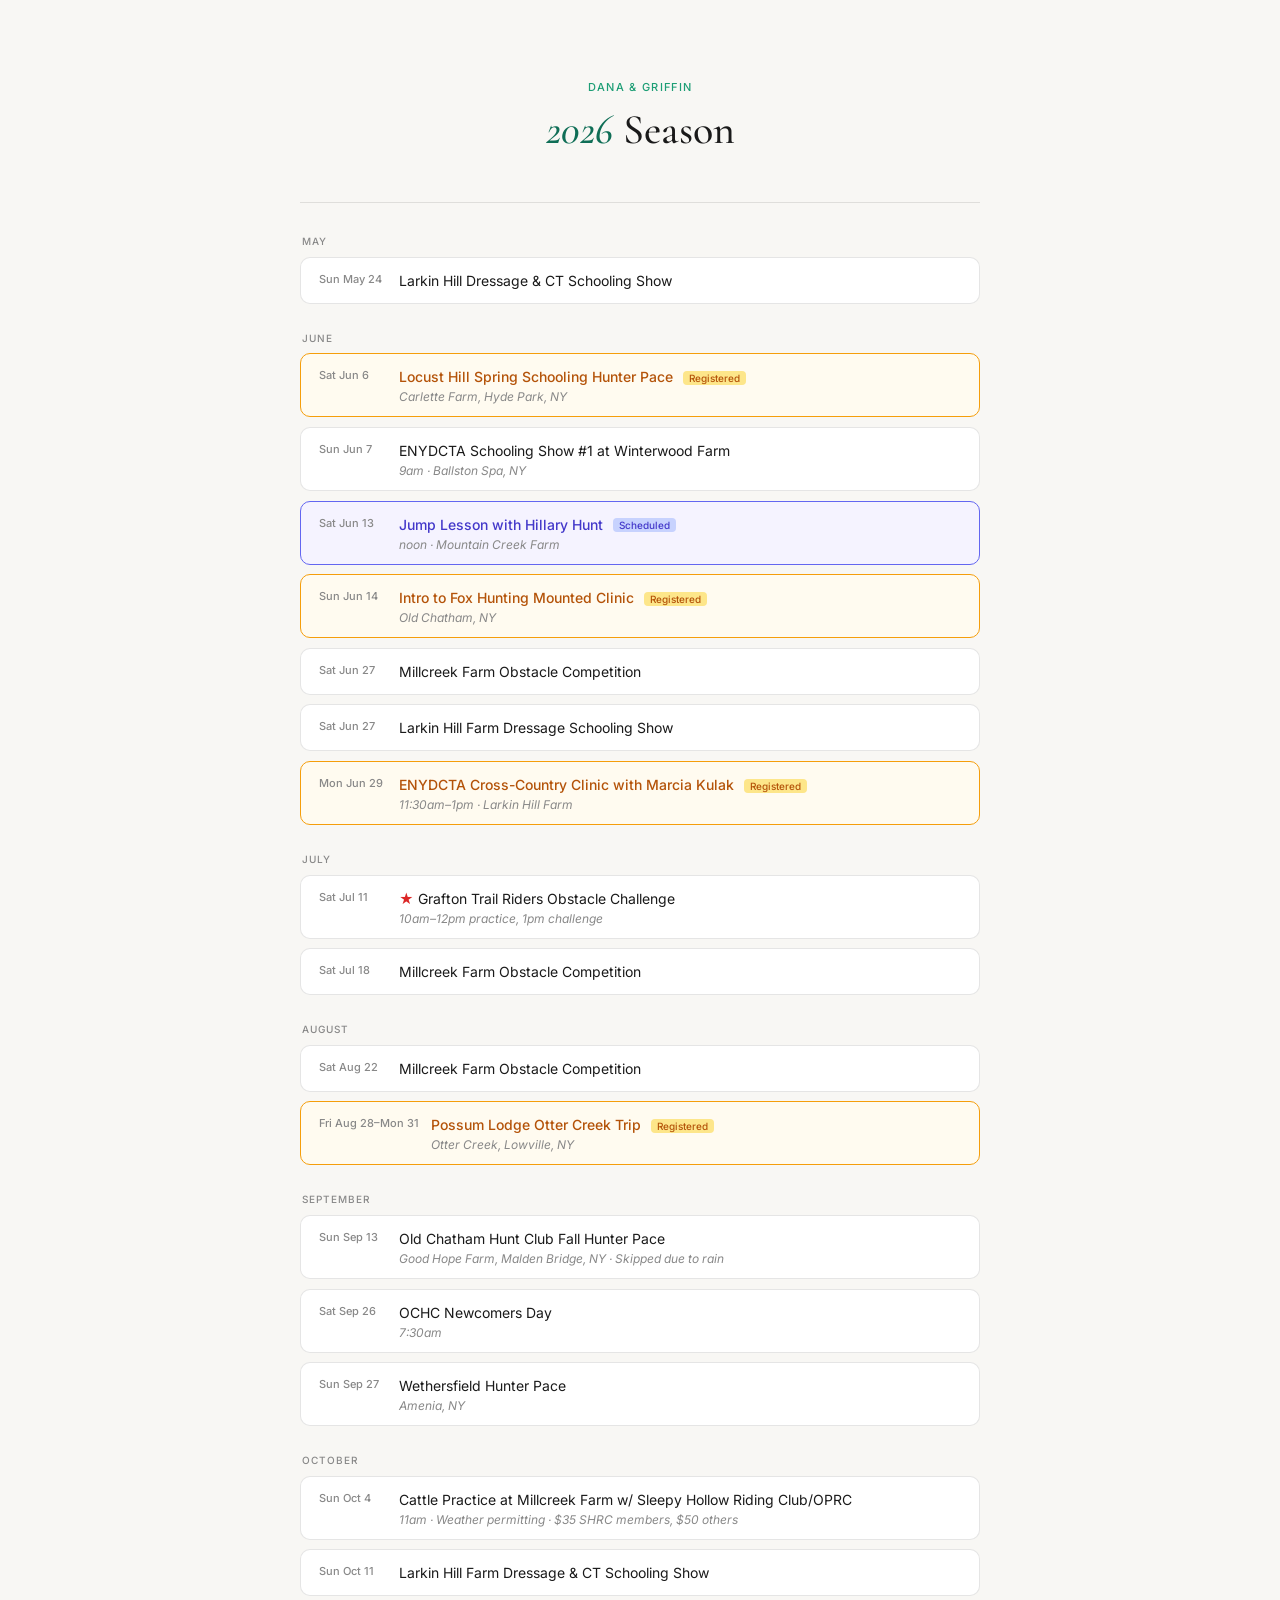
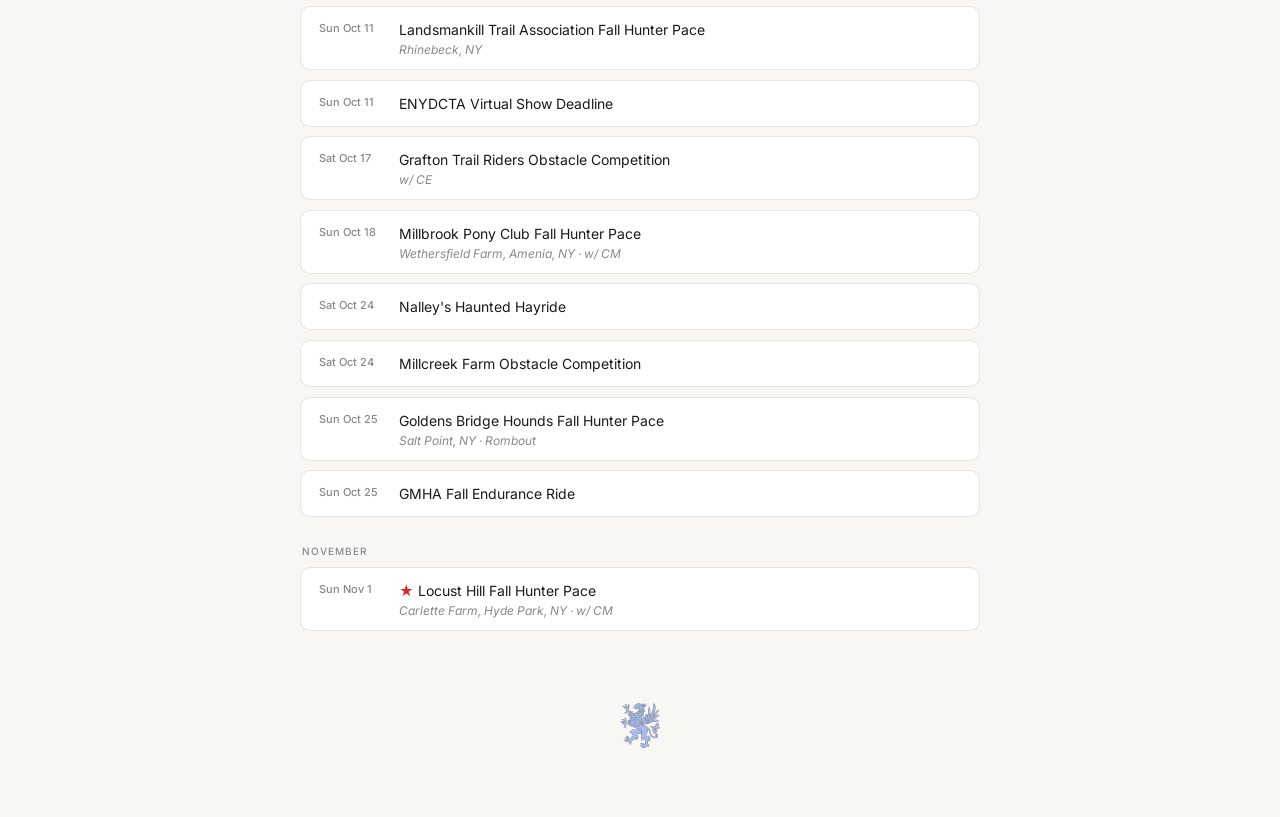
<file: 2026/index.html>
<!DOCTYPE html>
<html lang="en">
<head>
<meta charset="UTF-8">
<meta name="viewport" content="width=device-width, initial-scale=1.0">
<title>2026 Season</title>
<style>
  @import url('https://fonts.googleapis.com/css2?family=Cormorant+Garamond:ital,wght@0,400;0,500;0,600;1,400;1,500&family=Inter:wght@300;400;500&display=swap');

  *, *::before, *::after { box-sizing: border-box; margin: 0; padding: 0; }

  body {
    font-family: 'Inter', sans-serif;
    background: #f8f7f4;
    color: #1a1a1a;
    min-height: 100vh;
    padding: 2rem 1rem 4rem;
  }

  .page { max-width: 680px; margin: 0 auto; }

  header {
    text-align: center;
    padding: 3rem 0 2.5rem;
    border-bottom: 0.5px solid rgba(0,0,0,0.1);
    margin-bottom: 2rem;
  }

  .eyebrow {
    font-size: 11px;
    font-weight: 500;
    letter-spacing: 0.12em;
    text-transform: uppercase;
    color: #1D9E75;
    margin-bottom: 0.75rem;
  }

  h1 {
    font-family: 'Cormorant Garamond', serif;
    font-size: 42px;
    font-weight: 500;
    line-height: 1.15;
    margin-bottom: 0.5rem;
  }

  h1 em { font-style: italic; color: #0F6E56; }

  .month-label {
    font-size: 10px;
    font-weight: 500;
    letter-spacing: 0.1em;
    text-transform: uppercase;
    color: #888;
    margin: 1.75rem 0 0.6rem;
    padding-left: 2px;
  }

  .event {
    background: #fff;
    border: 0.5px solid rgba(0,0,0,0.1);
    border-radius: 10px;
    padding: 0.75rem 1.1rem;
    margin-bottom: 0.6rem;
    display: flex;
    gap: 12px;
    align-items: flex-start;
  }

  .event-date {
    font-size: 11px;
    font-weight: 500;
    color: #888;
    white-space: nowrap;
    min-width: 68px;
    padding-top: 2px;
  }

  .event-name {
    font-size: 14px;
    color: #1a1a1a;
    line-height: 1.5;
  }

  .event-location {
    font-size: 12px;
    color: #888;
    font-style: italic;
    margin-top: 2px;
  }

  .event.registered {
    border-color: #f59e0b;
    background: #fffbf0;
  }

  .event.registered .event-name {
    color: #b45309;
    font-weight: 500;
  }

  .registered-tag {
    font-size: 10px;
    font-weight: 500;
    color: #b45309;
    background: #fde68a;
    border-radius: 4px;
    padding: 1px 6px;
    margin-left: 6px;
    white-space: nowrap;
    vertical-align: middle;
  }

  .event.scheduled {
    border-color: #6366f1;
    background: #f5f3ff;
  }

  .event.scheduled .event-name {
    color: #4338ca;
    font-weight: 500;
  }

  .scheduled-tag {
    font-size: 10px;
    font-weight: 500;
    color: #4338ca;
    background: #c7d2fe;
    border-radius: 4px;
    padding: 1px 6px;
    margin-left: 6px;
    white-space: nowrap;
    vertical-align: middle;
  }

  .red-star {
    color: #dc2626;
    margin-right: 4px;
  }

  footer {
    text-align: center;
    margin-top: 3rem;
  }
</style>
</head>
<body>
<div class="page">

  <header>
    <div class="eyebrow">Dana &amp; Griffin</div>
    <h1><em>2026</em> Season</h1>
  </header>

  <div class="month-label">May</div>

  <div class="event">
    <div class="event-date">Sun May 24</div>
    <div>
      <div class="event-name">Larkin Hill Dressage &amp; CT Schooling Show</div>
    </div>
  </div>

  <div class="month-label">June</div>

  <div class="event registered">
    <div class="event-date">Sat Jun 6</div>
    <div>
      <div class="event-name">Locust Hill Spring Schooling Hunter Pace <span class="registered-tag">Registered</span></div>
      <div class="event-location">Carlette Farm, Hyde Park, NY</div>
    </div>
  </div>

  <div class="event">
    <div class="event-date">Sun Jun 7</div>
    <div>
      <div class="event-name">ENYDCTA Schooling Show #1 at Winterwood Farm</div>
      <div class="event-location">9am · Ballston Spa, NY</div>
    </div>
  </div>

  <div class="event scheduled">
    <div class="event-date">Sat Jun 13</div>
    <div>
      <div class="event-name">Jump Lesson with Hillary Hunt <span class="scheduled-tag">Scheduled</span></div>
      <div class="event-location">noon · Mountain Creek Farm</div>
    </div>
  </div>

  <div class="event registered">
    <div class="event-date">Sun Jun 14</div>
    <div>
      <div class="event-name">Intro to Fox Hunting Mounted Clinic <span class="registered-tag">Registered</span></div>
      <div class="event-location">Old Chatham, NY</div>
    </div>
  </div>

  <div class="event">
    <div class="event-date">Sat Jun 27</div>
    <div>
      <div class="event-name">Millcreek Farm Obstacle Competition</div>
    </div>
  </div>

  <div class="event">
    <div class="event-date">Sat Jun 27</div>
    <div>
      <div class="event-name">Larkin Hill Farm Dressage Schooling Show</div>
    </div>
  </div>

  <div class="event registered">
    <div class="event-date">Mon Jun 29</div>
    <div>
      <div class="event-name">ENYDCTA Cross-Country Clinic with Marcia Kulak <span class="registered-tag">Registered</span></div>
      <div class="event-location">11:30am–1pm · Larkin Hill Farm</div>
    </div>
  </div>

  <div class="month-label">July</div>

  <div class="event">
    <div class="event-date">Sat Jul 11</div>
    <div>
      <div class="event-name"><span class="red-star">★</span>Grafton Trail Riders Obstacle Challenge</div>
      <div class="event-location">10am–12pm practice, 1pm challenge</div>
    </div>
  </div>

  <div class="event">
    <div class="event-date">Sat Jul 18</div>
    <div>
      <div class="event-name">Millcreek Farm Obstacle Competition</div>
    </div>
  </div>

  <div class="month-label">August</div>

  <div class="event">
    <div class="event-date">Sat Aug 22</div>
    <div>
      <div class="event-name">Millcreek Farm Obstacle Competition</div>
    </div>
  </div>

  <div class="event registered">
    <div class="event-date">Fri Aug 28–Mon 31</div>
    <div>
      <div class="event-name">Possum Lodge Otter Creek Trip <span class="registered-tag">Registered</span></div>
      <div class="event-location">Otter Creek, Lowville, NY</div>
    </div>
  </div>

  <div class="month-label">September</div>

  <div class="event">
    <div class="event-date">Sun Sep 13</div>
    <div>
      <div class="event-name">Old Chatham Hunt Club Fall Hunter Pace</div>
      <div class="event-location">Good Hope Farm, Malden Bridge, NY · Skipped due to rain</div>
    </div>
  </div>

  <div class="event">
    <div class="event-date">Sat Sep 26</div>
    <div>
      <div class="event-name">OCHC Newcomers Day</div>
      <div class="event-location">7:30am</div>
    </div>
  </div>

  <div class="event">
    <div class="event-date">Sun Sep 27</div>
    <div>
      <div class="event-name">Wethersfield Hunter Pace</div>
      <div class="event-location">Amenia, NY</div>
    </div>
  </div>

  <div class="month-label">October</div>

  <div class="event">
    <div class="event-date">Sun Oct 4</div>
    <div>
      <div class="event-name">Cattle Practice at Millcreek Farm w/ Sleepy Hollow Riding Club/OPRC</div>
      <div class="event-location">11am · Weather permitting · $35 SHRC members, $50 others</div>
    </div>
  </div>

  <div class="event">
    <div class="event-date">Sun Oct 11</div>
    <div>
      <div class="event-name">Larkin Hill Farm Dressage &amp; CT Schooling Show</div>
    </div>
  </div>

  <div class="event">
    <div class="event-date">Sun Oct 11</div>
    <div>
      <div class="event-name">Landsmankill Trail Association Fall Hunter Pace</div>
      <div class="event-location">Rhinebeck, NY</div>
    </div>
  </div>

  <div class="event">
    <div class="event-date">Sun Oct 11</div>
    <div>
      <div class="event-name">ENYDCTA Virtual Show Deadline</div>
    </div>
  </div>

  <div class="event">
    <div class="event-date">Sat Oct 17</div>
    <div>
      <div class="event-name">Grafton Trail Riders Obstacle Competition</div>
      <div class="event-location">w/ CE</div>
    </div>
  </div>

  <div class="event">
    <div class="event-date">Sun Oct 18</div>
    <div>
      <div class="event-name">Millbrook Pony Club Fall Hunter Pace</div>
      <div class="event-location">Wethersfield Farm, Amenia, NY · w/ CM</div>
    </div>
  </div>

  <div class="event">
    <div class="event-date">Sat Oct 24</div>
    <div>
      <div class="event-name">Nalley's Haunted Hayride</div>
    </div>
  </div>

  <div class="event">
    <div class="event-date">Sat Oct 24</div>
    <div>
      <div class="event-name">Millcreek Farm Obstacle Competition</div>
    </div>
  </div>

  <div class="event">
    <div class="event-date">Sun Oct 25</div>
    <div>
      <div class="event-name">Goldens Bridge Hounds Fall Hunter Pace</div>
      <div class="event-location">Salt Point, NY · Rombout</div>
    </div>
  </div>

  <div class="event">
    <div class="event-date">Sun Oct 25</div>
    <div>
      <div class="event-name">GMHA Fall Endurance Ride</div>
    </div>
  </div>

  <div class="month-label">November</div>

  <div class="event">
    <div class="event-date">Sun Nov 1</div>
    <div>
      <div class="event-name"><span class="red-star">★</span>Locust Hill Fall Hunter Pace</div>
      <div class="event-location">Carlette Farm, Hyde Park, NY · w/ CM</div>
    </div>
  </div>

  <footer>
    <a href="/" style="cursor:default;display:inline-block;margin-top:1.5rem;"><img src="../Griffin-Logo-Transparent-Free-PNG.png" alt="" style="width:40px;height:auto;opacity:0.5;"></a>
  </footer>

</div>
</body>
</html>
</file>
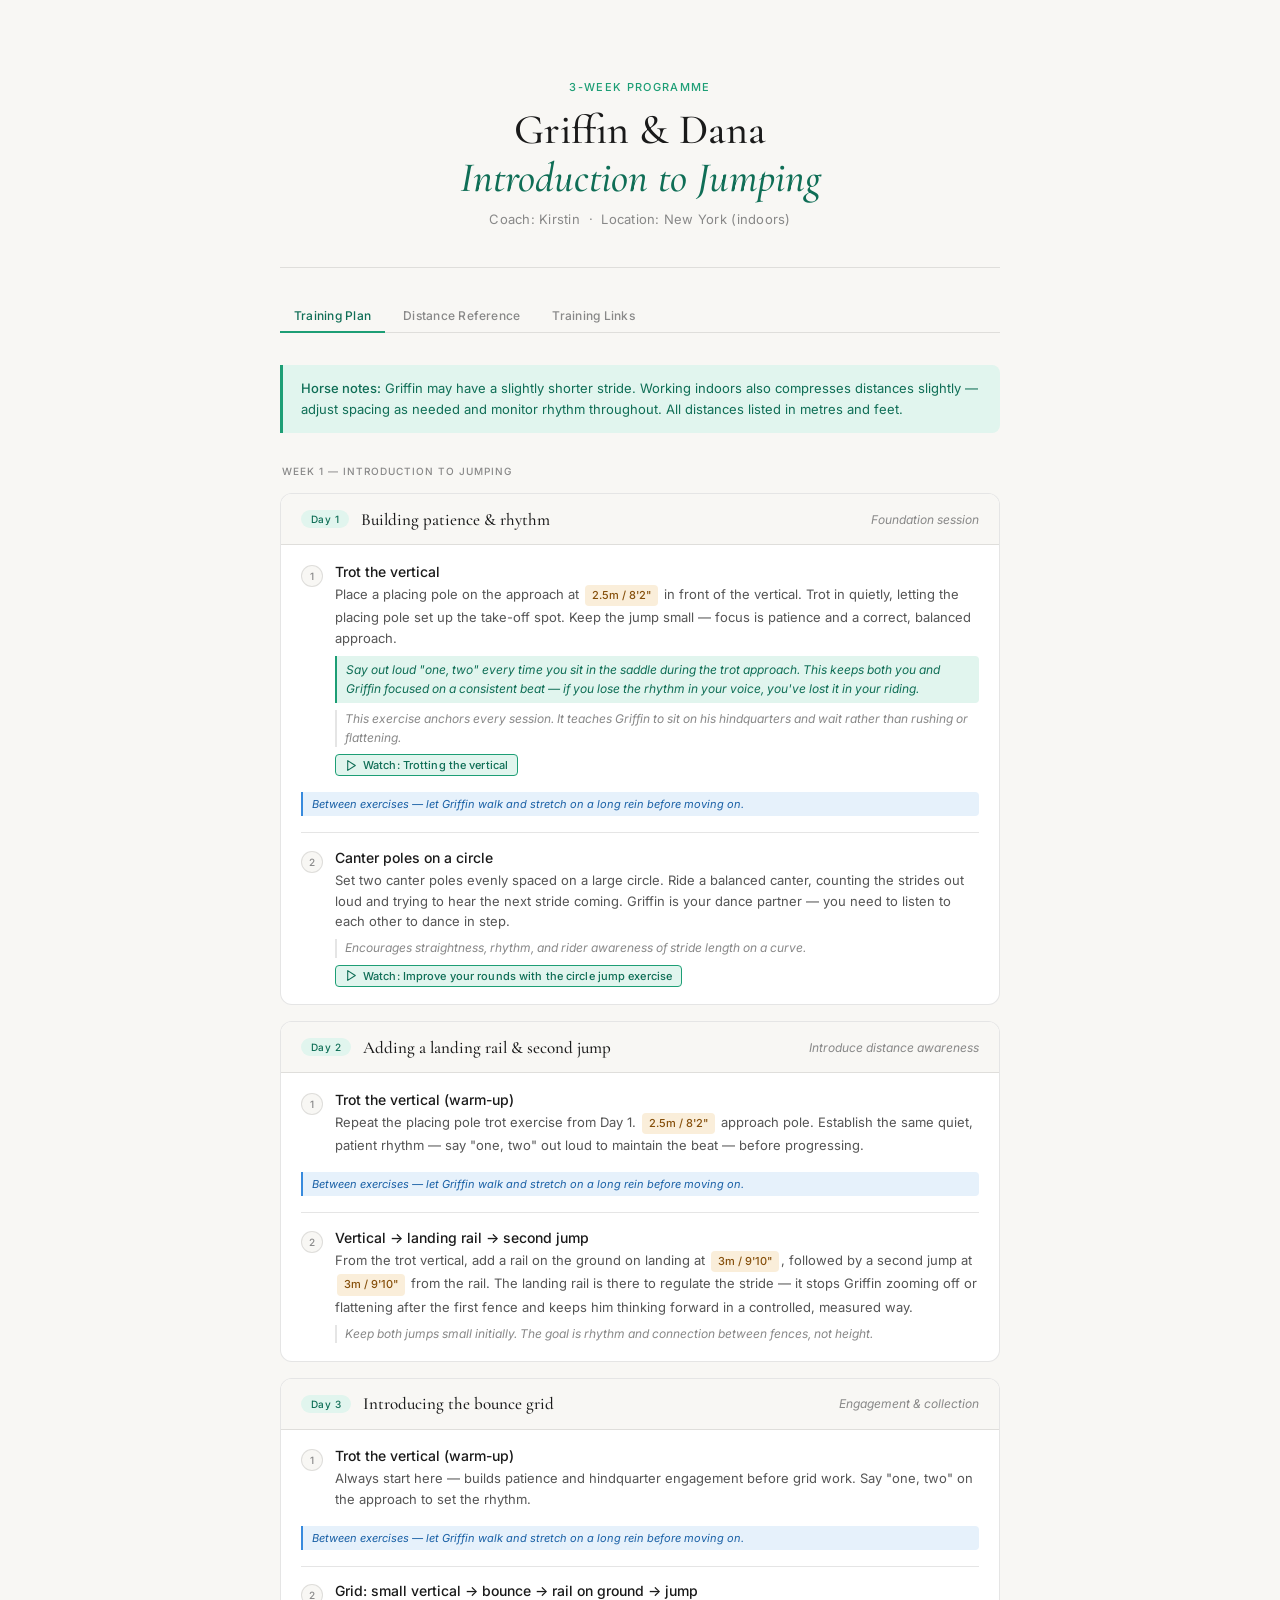
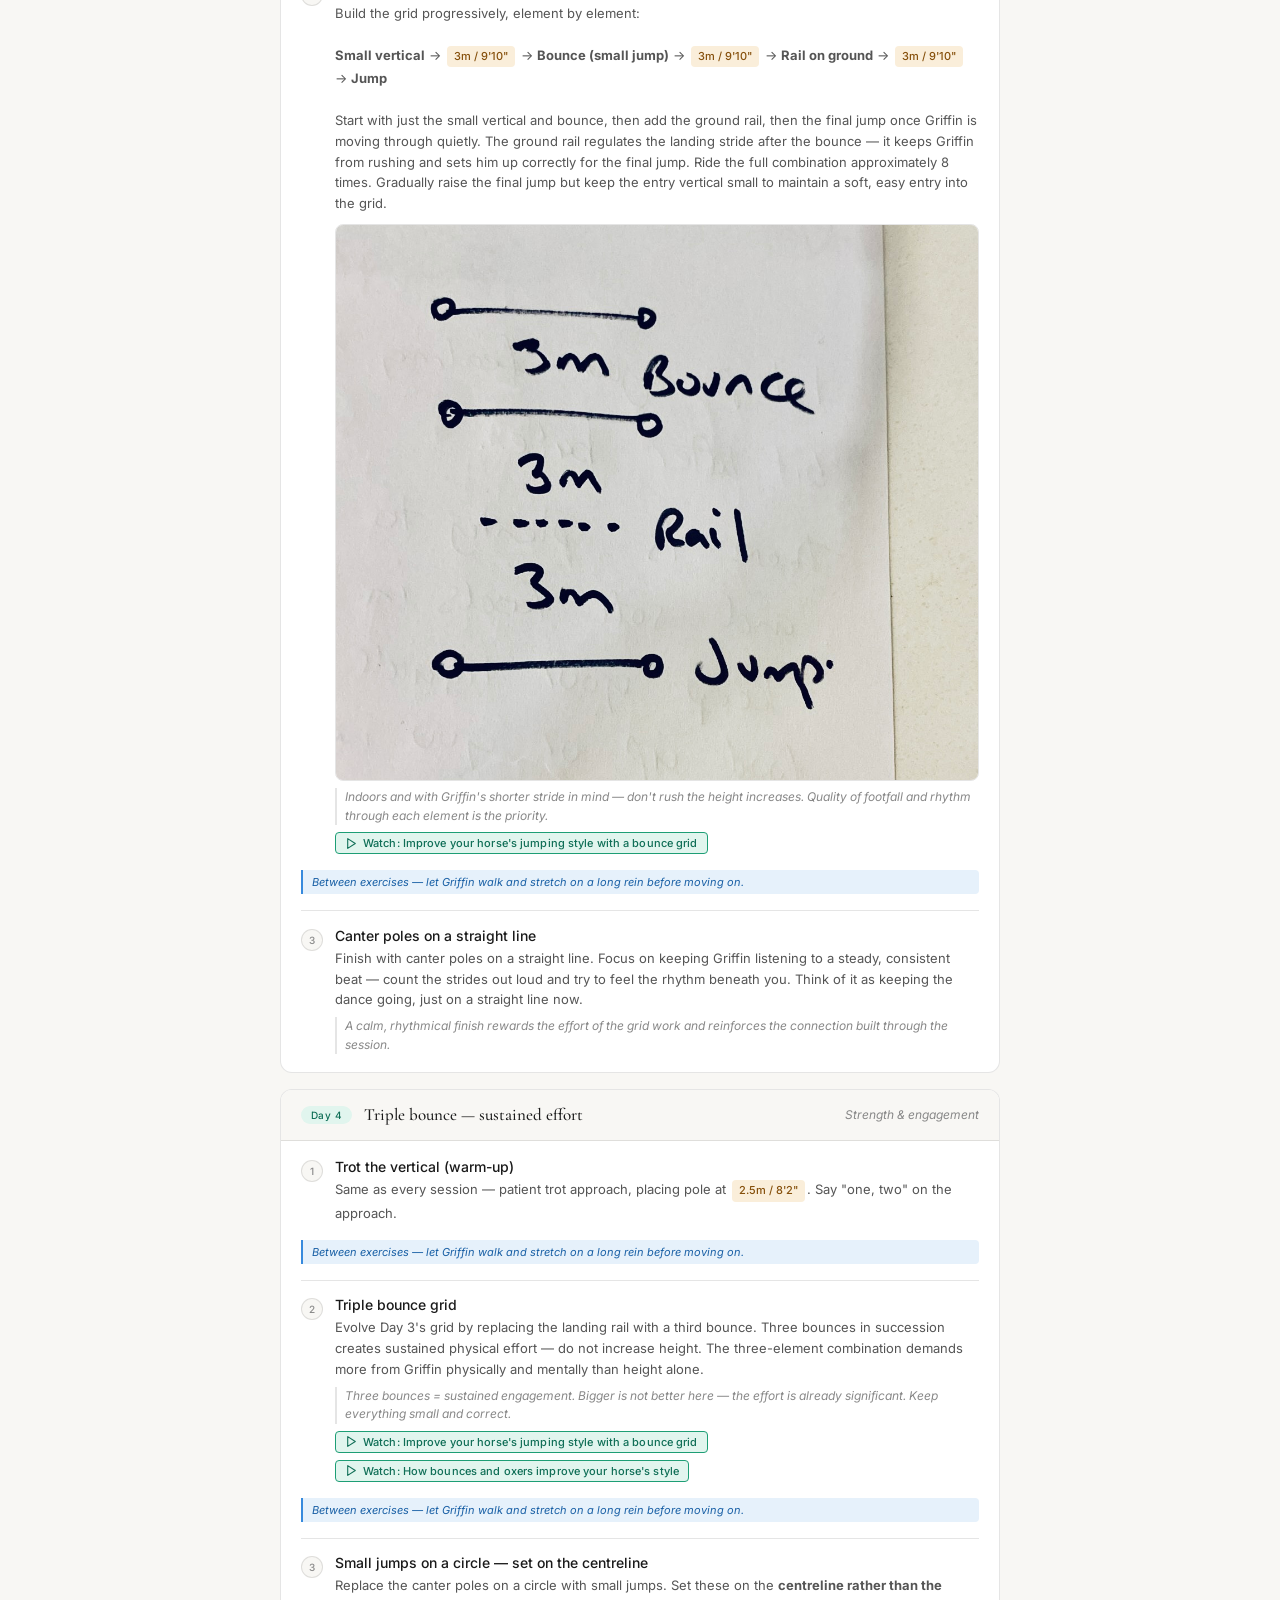
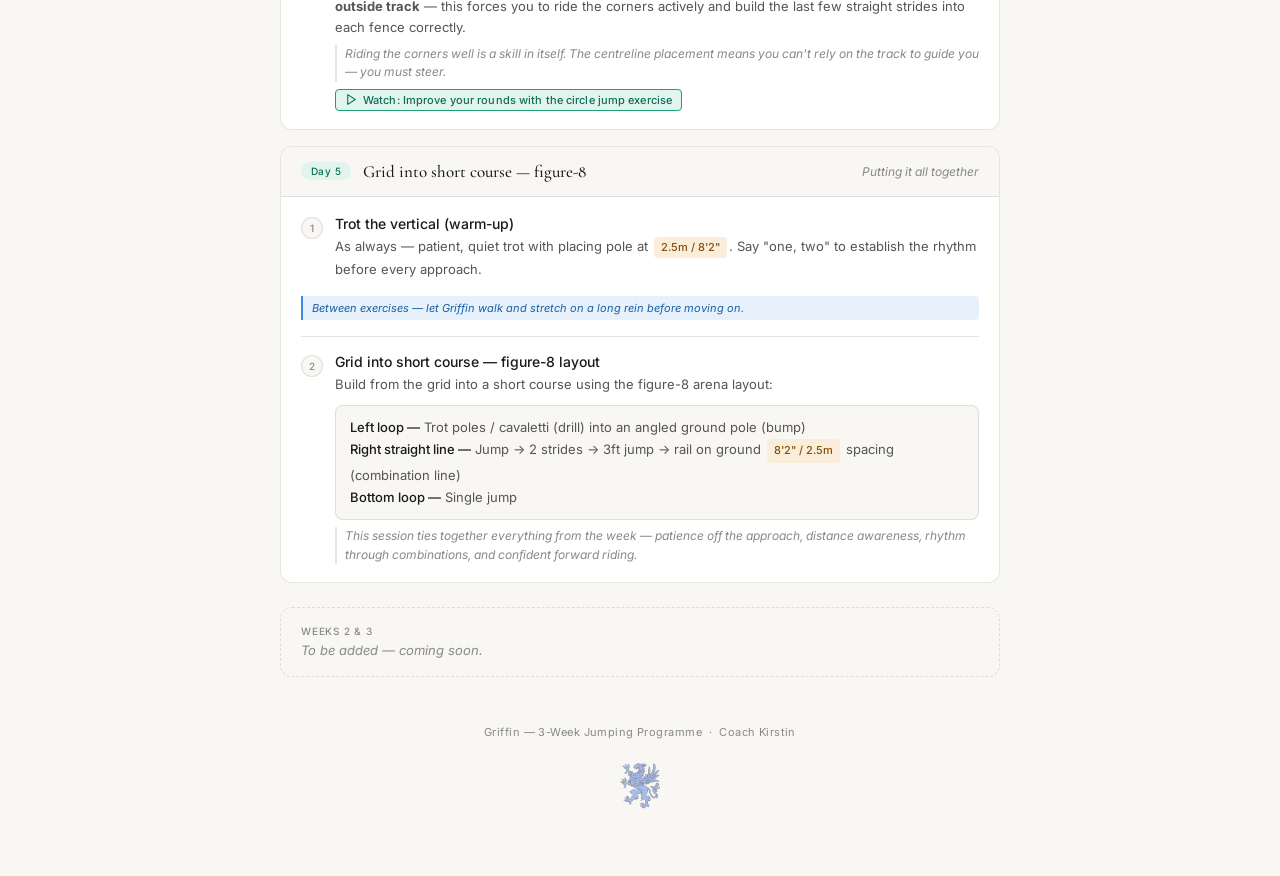
<file: KMP/index.html>
<!DOCTYPE html>
<html lang="en">
<head>
<meta charset="UTF-8">
<meta name="viewport" content="width=device-width, initial-scale=1.0">
<title>Griffin — 3-Week Jumping Programme</title>
<style>
  @import url('https://fonts.googleapis.com/css2?family=Cormorant+Garamond:ital,wght@0,400;0,500;0,600;1,400;1,500&family=Inter:wght@300;400;500&display=swap');

  *, *::before, *::after { box-sizing: border-box; margin: 0; padding: 0; }

  :root {
    --green: #1D9E75;
    --green-light: #E1F5EE;
    --green-dark: #0F6E56;
    --amber-light: #FAEEDA;
    --amber-dark: #854F0B;
    --blue-light: #E6F1FB;
    --blue-dark: #185FA5;
    --border: rgba(0,0,0,0.1);
    --text: #1a1a1a;
    --text-secondary: #555;
    --text-tertiary: #888;
    --bg: #f8f7f4;
    --card: #ffffff;
    --card-inner: #f8f7f4;
  }

  body {
    font-family: 'Inter', sans-serif;
    background: var(--bg);
    color: var(--text);
    min-height: 100vh;
    padding: 2rem 1rem 4rem;
  }

  .page { max-width: 720px; margin: 0 auto; }

  header {
    text-align: center;
    padding: 3rem 0 2.5rem;
    border-bottom: 0.5px solid var(--border);
    margin-bottom: 2rem;
  }

  .eyebrow {
    font-family: 'Inter', sans-serif;
    font-size: 11px;
    font-weight: 500;
    letter-spacing: 0.12em;
    text-transform: uppercase;
    color: var(--green);
    margin-bottom: 0.75rem;
  }

  h1 {
    font-family: 'Cormorant Garamond', serif;
    font-size: 42px;
    font-weight: 500;
    color: var(--text);
    line-height: 1.15;
    margin-bottom: 0.5rem;
  }

  h1 em { font-style: italic; color: var(--green-dark); }

  .subtitle {
    font-size: 13px;
    color: var(--text-tertiary);
    letter-spacing: 0.02em;
  }

  .horse-note {
    background: var(--green-light);
    border-left: 3px solid var(--green);
    border-radius: 0 8px 8px 0;
    padding: 0.85rem 1.1rem;
    margin-bottom: 2rem;
    font-size: 13px;
    color: var(--green-dark);
    line-height: 1.6;
  }

  .horse-note strong { font-weight: 500; }

  .week-label {
    font-size: 10px;
    font-weight: 500;
    letter-spacing: 0.1em;
    text-transform: uppercase;
    color: var(--text-tertiary);
    margin-bottom: 1rem;
    padding-left: 2px;
  }

  .day-card {
    background: var(--card);
    border: 0.5px solid var(--border);
    border-radius: 12px;
    margin-bottom: 1rem;
    overflow: hidden;
  }

  .day-header {
    display: flex;
    align-items: center;
    gap: 12px;
    padding: 0.9rem 1.25rem;
    border-bottom: 0.5px solid var(--border);
    background: var(--card-inner);
  }

  .day-pill {
    font-size: 10px;
    font-weight: 500;
    background: var(--green-light);
    color: var(--green-dark);
    padding: 3px 10px;
    border-radius: 20px;
    white-space: nowrap;
    letter-spacing: 0.04em;
  }

  .day-title {
    font-family: 'Cormorant Garamond', serif;
    font-size: 17px;
    font-weight: 500;
    color: var(--text);
  }

  .day-focus {
    font-size: 12px;
    color: var(--text-tertiary);
    margin-left: auto;
    font-style: italic;
    white-space: nowrap;
  }

  .day-body { padding: 1.1rem 1.25rem; }

  .exercise { display: flex; gap: 12px; margin-bottom: 1rem; }
  .exercise:last-child { margin-bottom: 0; }

  .ex-num {
    width: 22px; height: 22px; min-width: 22px;
    border-radius: 50%;
    background: var(--card-inner);
    border: 0.5px solid var(--border);
    display: flex; align-items: center; justify-content: center;
    font-size: 10px; font-weight: 500;
    color: var(--text-tertiary);
    margin-top: 2px;
  }

  .ex-content { flex: 1; }

  .ex-title {
    font-size: 14px;
    font-weight: 500;
    color: var(--text);
    margin-bottom: 4px;
  }

  .ex-detail {
    font-size: 13px;
    color: var(--text-secondary);
    line-height: 1.6;
  }

  .dist-tag {
    display: inline-block;
    font-size: 11px;
    background: var(--amber-light);
    color: var(--amber-dark);
    padding: 2px 7px;
    border-radius: 4px;
    font-weight: 500;
    margin: 1px 2px;
  }

  .coach-note {
    margin-top: 7px;
    font-size: 12px;
    color: var(--text-tertiary);
    font-style: italic;
    border-left: 2px solid var(--border);
    padding-left: 8px;
    line-height: 1.55;
  }

  .rhythm-note {
    margin-top: 7px;
    font-size: 12px;
    color: var(--green-dark);
    font-style: italic;
    border-left: 2px solid var(--green);
    background: var(--green-light);
    border-radius: 0 4px 4px 0;
    padding: 5px 9px;
    line-height: 1.55;
  }

  .walk-note {
    margin: 0.75rem 0 0.25rem;
    font-size: 11px;
    color: var(--blue-dark);
    border-left: 2px solid #378ADD;
    background: var(--blue-light);
    border-radius: 0 4px 4px 0;
    padding: 5px 9px;
    font-style: italic;
  }

  .divider {
    height: 0.5px;
    background: var(--border);
    margin: 1rem 0;
  }

  .course-box {
    margin-top: 10px;
    padding: 10px 14px;
    background: var(--card-inner);
    border-radius: 8px;
    font-size: 13px;
    color: var(--text-secondary);
    line-height: 1.75;
    border: 0.5px solid var(--border);
  }

  .course-box strong { color: var(--text); font-weight: 500; }

  .weeks-placeholder {
    margin-top: 1.5rem;
    padding: 1.1rem 1.25rem;
    border: 0.5px dashed var(--border);
    border-radius: 12px;
    background: var(--card-inner);
  }

  .weeks-placeholder .label {
    font-size: 10px;
    font-weight: 500;
    color: var(--text-tertiary);
    text-transform: uppercase;
    letter-spacing: 0.08em;
    margin-bottom: 5px;
  }

  .weeks-placeholder p {
    font-size: 13px;
    color: var(--text-tertiary);
    font-style: italic;
  }

  .video-link {
    display: inline-flex;
    align-items: center;
    gap: 5px;
    margin-top: 7px;
    font-size: 11px;
    font-weight: 500;
    color: var(--green-dark);
    background: var(--green-light);
    border: 0.5px solid var(--green);
    border-radius: 4px;
    padding: 3px 9px;
    text-decoration: none;
    letter-spacing: 0.01em;
    transition: opacity 0.15s;
  }
  .video-link:hover { opacity: 0.75; }
  .video-link svg { flex-shrink: 0; }

  footer {
    text-align: center;
    margin-top: 3rem;
    font-size: 11px;
    color: var(--text-tertiary);
    letter-spacing: 0.04em;
  }

  /* Tabs */
  .tab-bar {
    display: flex;
    gap: 4px;
    margin-bottom: 2rem;
    border-bottom: 0.5px solid var(--border);
    padding-bottom: 0;
  }

  .tab-btn {
    font-family: 'Inter', sans-serif;
    font-size: 12px;
    font-weight: 500;
    color: var(--text-tertiary);
    background: none;
    border: none;
    padding: 8px 14px;
    cursor: pointer;
    border-bottom: 2px solid transparent;
    margin-bottom: -1px;
    letter-spacing: 0.02em;
    transition: color 0.15s;
  }

  .tab-btn:hover { color: var(--text); }

  .tab-btn.active {
    color: var(--green-dark);
    border-bottom-color: var(--green);
  }

  .tab-panel { display: none; }
  .tab-panel.active { display: block; }

  /* Reference page */
  .ref-section {
    background: var(--card);
    border: 0.5px solid var(--border);
    border-radius: 12px;
    padding: 1.25rem;
    margin-bottom: 1.25rem;
  }

  .ref-section h2 {
    font-family: 'Cormorant Garamond', serif;
    font-size: 20px;
    font-weight: 500;
    color: var(--text);
    margin-bottom: 0.5rem;
  }

  .ref-section p {
    font-size: 13px;
    color: var(--text-secondary);
    line-height: 1.6;
    margin-bottom: 1rem;
  }

  .ref-section img {
    display: block;
    width: 100%;
    border-radius: 8px;
    border: 0.5px solid var(--border);
  }

  /* Links tab */
  .link-card {
    display: block;
    background: var(--card);
    border: 0.5px solid var(--border);
    border-radius: 12px;
    padding: 1rem 1.25rem;
    margin-bottom: 0.75rem;
    text-decoration: none;
    transition: border-color 0.15s, background 0.15s;
  }

  .link-card:hover {
    border-color: var(--green);
    background: var(--green-light);
  }

  .link-card .link-source {
    font-size: 10px;
    font-weight: 500;
    letter-spacing: 0.08em;
    text-transform: uppercase;
    color: var(--green-dark);
    margin-bottom: 4px;
  }

  .link-card .link-title {
    font-size: 14px;
    font-weight: 500;
    color: var(--text);
    line-height: 1.4;
  }

  @media (max-width: 600px) {
    h1 { font-size: 30px; }
    .day-focus { display: none; }
    .day-header { flex-wrap: wrap; }
  }
</style>
</head>
<body>
<div class="page">

  <header>
    <div class="eyebrow">3-Week Programme</div>
    <h1>Griffin &amp; Dana<br><em>Introduction to Jumping</em></h1>
    <p class="subtitle">Coach: Kirstin &nbsp;·&nbsp; Location: New York (indoors)</p>
  </header>

  <div class="tab-bar">
    <button class="tab-btn active" onclick="showTab('plan', this)">Training Plan</button>
    <button class="tab-btn" onclick="showTab('reference', this)">Distance Reference</button>
    <button class="tab-btn" onclick="showTab('links', this)">Training Links</button>
  </div>

  <div id="tab-plan" class="tab-panel active">

  <div class="horse-note">
    <strong>Horse notes:</strong> Griffin may have a slightly shorter stride. Working indoors also compresses distances slightly — adjust spacing as needed and monitor rhythm throughout. All distances listed in metres and feet.
  </div>

  <div class="week-label">Week 1 — Introduction to jumping</div>

  <!-- DAY 1 -->
  <div class="day-card">
    <div class="day-header">
      <div class="day-pill">Day 1</div>
      <div class="day-title">Building patience &amp; rhythm</div>
      <div class="day-focus">Foundation session</div>
    </div>
    <div class="day-body">
      <div class="exercise">
        <div class="ex-num">1</div>
        <div class="ex-content">
          <div class="ex-title">Trot the vertical</div>
          <div class="ex-detail">Place a placing pole on the approach at <span class="dist-tag">2.5m / 8'2"</span> in front of the vertical. Trot in quietly, letting the placing pole set up the take-off spot. Keep the jump small — focus is patience and a correct, balanced approach.</div>
          <div class="rhythm-note">Say out loud "one, two" every time you sit in the saddle during the trot approach. This keeps both you and Griffin focused on a consistent beat — if you lose the rhythm in your voice, you've lost it in your riding.</div>
          <div class="coach-note">This exercise anchors every session. It teaches Griffin to sit on his hindquarters and wait rather than rushing or flattening.</div>
          <a class="video-link" href="https://www.youtube.com/watch?v=33nl-dFYX2s" target="_blank"><svg width="13" height="13" viewBox="0 0 24 24" fill="none" stroke="currentColor" stroke-width="2" stroke-linecap="round" stroke-linejoin="round"><polygon points="5 3 19 12 5 21 5 3"/></svg> Watch: Trotting the vertical</a>
        </div>
      </div>
      <div class="walk-note">Between exercises — let Griffin walk and stretch on a long rein before moving on.</div>
      <div class="divider"></div>
      <div class="exercise">
        <div class="ex-num">2</div>
        <div class="ex-content">
          <div class="ex-title">Canter poles on a circle</div>
          <div class="ex-detail">Set two canter poles evenly spaced on a large circle. Ride a balanced canter, counting the strides out loud and trying to hear the next stride coming. Griffin is your dance partner — you need to listen to each other to dance in step.</div>
          <div class="coach-note">Encourages straightness, rhythm, and rider awareness of stride length on a curve.</div>
          <a class="video-link" href="https://www.youtube.com/watch?v=ATvw5gFKm8c" target="_blank"><svg width="13" height="13" viewBox="0 0 24 24" fill="none" stroke="currentColor" stroke-width="2" stroke-linecap="round" stroke-linejoin="round"><polygon points="5 3 19 12 5 21 5 3"/></svg> Watch: Improve your rounds with the circle jump exercise</a>
        </div>
      </div>
    </div>
  </div>

  <!-- DAY 2 -->
  <div class="day-card">
    <div class="day-header">
      <div class="day-pill">Day 2</div>
      <div class="day-title">Adding a landing rail &amp; second jump</div>
      <div class="day-focus">Introduce distance awareness</div>
    </div>
    <div class="day-body">
      <div class="exercise">
        <div class="ex-num">1</div>
        <div class="ex-content">
          <div class="ex-title">Trot the vertical (warm-up)</div>
          <div class="ex-detail">Repeat the placing pole trot exercise from Day 1. <span class="dist-tag">2.5m / 8'2"</span> approach pole. Establish the same quiet, patient rhythm — say "one, two" out loud to maintain the beat — before progressing.</div>
        </div>
      </div>
      <div class="walk-note">Between exercises — let Griffin walk and stretch on a long rein before moving on.</div>
      <div class="divider"></div>
      <div class="exercise">
        <div class="ex-num">2</div>
        <div class="ex-content">
          <div class="ex-title">Vertical → landing rail → second jump</div>
          <div class="ex-detail">From the trot vertical, add a rail on the ground on landing at <span class="dist-tag">3m / 9'10"</span>, followed by a second jump at <span class="dist-tag">3m / 9'10"</span> from the rail. The landing rail is there to regulate the stride — it stops Griffin zooming off or flattening after the first fence and keeps him thinking forward in a controlled, measured way.</div>
          <div class="coach-note">Keep both jumps small initially. The goal is rhythm and connection between fences, not height.</div>
        </div>
      </div>
    </div>
  </div>

  <!-- DAY 3 -->
  <div class="day-card">
    <div class="day-header">
      <div class="day-pill">Day 3</div>
      <div class="day-title">Introducing the bounce grid</div>
      <div class="day-focus">Engagement &amp; collection</div>
    </div>
    <div class="day-body">
      <div class="exercise">
        <div class="ex-num">1</div>
        <div class="ex-content">
          <div class="ex-title">Trot the vertical (warm-up)</div>
          <div class="ex-detail">Always start here — builds patience and hindquarter engagement before grid work. Say "one, two" on the approach to set the rhythm.</div>
        </div>
      </div>
      <div class="walk-note">Between exercises — let Griffin walk and stretch on a long rein before moving on.</div>
      <div class="divider"></div>
      <div class="exercise">
        <div class="ex-num">2</div>
        <div class="ex-content">
          <div class="ex-title">Grid: small vertical → bounce → rail on ground → jump</div>
          <div class="ex-detail">
            Build the grid progressively, element by element:<br><br>
            <strong>Small vertical</strong> → <span class="dist-tag">3m / 9'10"</span> → <strong>Bounce (small jump)</strong> → <span class="dist-tag">3m / 9'10"</span> → <strong>Rail on ground</strong> → <span class="dist-tag">3m / 9'10"</span> → <strong>Jump</strong><br><br>
            Start with just the small vertical and bounce, then add the ground rail, then the final jump once Griffin is moving through quietly. The ground rail regulates the landing stride after the bounce — it keeps Griffin from rushing and sets him up correctly for the final jump. Ride the full combination approximately 8 times. Gradually raise the final jump but keep the entry vertical small to maintain a soft, easy entry into the grid.
          </div>
          <img src="../Day3BounceGrid.jpeg" alt="Day 3 bounce grid diagram" style="display:block;max-width:100%;border-radius:8px;margin-top:10px;border:0.5px solid var(--border);">
          <div class="coach-note">Indoors and with Griffin's shorter stride in mind — don't rush the height increases. Quality of footfall and rhythm through each element is the priority.</div>
          <a class="video-link" href="https://www.youtube.com/watch?v=9DoeOLbRApc" target="_blank"><svg width="13" height="13" viewBox="0 0 24 24" fill="none" stroke="currentColor" stroke-width="2" stroke-linecap="round" stroke-linejoin="round"><polygon points="5 3 19 12 5 21 5 3"/></svg> Watch: Improve your horse's jumping style with a bounce grid</a>
        </div>
      </div>
      <div class="walk-note">Between exercises — let Griffin walk and stretch on a long rein before moving on.</div>
      <div class="divider"></div>
      <div class="exercise">
        <div class="ex-num">3</div>
        <div class="ex-content">
          <div class="ex-title">Canter poles on a straight line</div>
          <div class="ex-detail">Finish with canter poles on a straight line. Focus on keeping Griffin listening to a steady, consistent beat — count the strides out loud and try to feel the rhythm beneath you. Think of it as keeping the dance going, just on a straight line now.</div>
          <div class="coach-note">A calm, rhythmical finish rewards the effort of the grid work and reinforces the connection built through the session.</div>
        </div>
      </div>
    </div>
  </div>

  <!-- DAY 4 -->
  <div class="day-card">
    <div class="day-header">
      <div class="day-pill">Day 4</div>
      <div class="day-title">Triple bounce — sustained effort</div>
      <div class="day-focus">Strength &amp; engagement</div>
    </div>
    <div class="day-body">
      <div class="exercise">
        <div class="ex-num">1</div>
        <div class="ex-content">
          <div class="ex-title">Trot the vertical (warm-up)</div>
          <div class="ex-detail">Same as every session — patient trot approach, placing pole at <span class="dist-tag">2.5m / 8'2"</span>. Say "one, two" on the approach.</div>
        </div>
      </div>
      <div class="walk-note">Between exercises — let Griffin walk and stretch on a long rein before moving on.</div>
      <div class="divider"></div>
      <div class="exercise">
        <div class="ex-num">2</div>
        <div class="ex-content">
          <div class="ex-title">Triple bounce grid</div>
          <div class="ex-detail">Evolve Day 3's grid by replacing the landing rail with a third bounce. Three bounces in succession creates sustained physical effort — do not increase height. The three-element combination demands more from Griffin physically and mentally than height alone.</div>
          <div class="coach-note">Three bounces = sustained engagement. Bigger is not better here — the effort is already significant. Keep everything small and correct.</div>
          <a class="video-link" href="https://www.youtube.com/watch?v=9DoeOLbRApc" target="_blank"><svg width="13" height="13" viewBox="0 0 24 24" fill="none" stroke="currentColor" stroke-width="2" stroke-linecap="round" stroke-linejoin="round"><polygon points="5 3 19 12 5 21 5 3"/></svg> Watch: Improve your horse's jumping style with a bounce grid</a>
          <a class="video-link" href="https://www.youtube.com/watch?v=kLixlM8tqhE" target="_blank"><svg width="13" height="13" viewBox="0 0 24 24" fill="none" stroke="currentColor" stroke-width="2" stroke-linecap="round" stroke-linejoin="round"><polygon points="5 3 19 12 5 21 5 3"/></svg> Watch: How bounces and oxers improve your horse's style</a>
        </div>
      </div>
      <div class="walk-note">Between exercises — let Griffin walk and stretch on a long rein before moving on.</div>
      <div class="divider"></div>
      <div class="exercise">
        <div class="ex-num">3</div>
        <div class="ex-content">
          <div class="ex-title">Small jumps on a circle — set on the centreline</div>
          <div class="ex-detail">Replace the canter poles on a circle with small jumps. Set these on the <strong>centreline rather than the outside track</strong> — this forces you to ride the corners actively and build the last few straight strides into each fence correctly.</div>
          <div class="coach-note">Riding the corners well is a skill in itself. The centreline placement means you can't rely on the track to guide you — you must steer.</div>
          <a class="video-link" href="https://www.youtube.com/watch?v=ATvw5gFKm8c" target="_blank"><svg width="13" height="13" viewBox="0 0 24 24" fill="none" stroke="currentColor" stroke-width="2" stroke-linecap="round" stroke-linejoin="round"><polygon points="5 3 19 12 5 21 5 3"/></svg> Watch: Improve your rounds with the circle jump exercise</a>
        </div>
      </div>
    </div>
  </div>

  <!-- DAY 5 -->
  <div class="day-card">
    <div class="day-header">
      <div class="day-pill">Day 5</div>
      <div class="day-title">Grid into short course — figure-8</div>
      <div class="day-focus">Putting it all together</div>
    </div>
    <div class="day-body">
      <div class="exercise">
        <div class="ex-num">1</div>
        <div class="ex-content">
          <div class="ex-title">Trot the vertical (warm-up)</div>
          <div class="ex-detail">As always — patient, quiet trot with placing pole at <span class="dist-tag">2.5m / 8'2"</span>. Say "one, two" to establish the rhythm before every approach.</div>
        </div>
      </div>
      <div class="walk-note">Between exercises — let Griffin walk and stretch on a long rein before moving on.</div>
      <div class="divider"></div>
      <div class="exercise">
        <div class="ex-num">2</div>
        <div class="ex-content">
          <div class="ex-title">Grid into short course — figure-8 layout</div>
          <div class="ex-detail">Build from the grid into a short course using the figure-8 arena layout:</div>
          <div class="course-box">
            <div><strong>Left loop —</strong> Trot poles / cavaletti (drill) into an angled ground pole (bump)</div>
            <div><strong>Right straight line —</strong> Jump → 2 strides → 3ft jump → rail on ground <span class="dist-tag">8'2" / 2.5m</span> spacing (combination line)</div>
            <div><strong>Bottom loop —</strong> Single jump</div>
          </div>
          <div class="coach-note">This session ties together everything from the week — patience off the approach, distance awareness, rhythm through combinations, and confident forward riding.</div>
        </div>
      </div>
    </div>
  </div>

  <div class="weeks-placeholder">
    <div class="label">Weeks 2 &amp; 3</div>
    <p>To be added — coming soon.</p>
  </div>

  <footer>
    <p>Griffin — 3-Week Jumping Programme &nbsp;·&nbsp; Coach Kirstin</p>
    <a href="/" style="cursor:default;display:inline-block;margin-top:1.5rem;"><img src="../Griffin-Logo-Transparent-Free-PNG.png" alt="" style="width:40px;height:auto;opacity:0.5;"></a>
  </footer>

  </div><!-- /tab-plan -->

  <div id="tab-reference" class="tab-panel">

    <div class="ref-section">
      <h2>Ground Poles &amp; Cavaletti Distances</h2>
      <p>Distances for walk, trot, and canter poles, plus raised cavaletti. Pony column applies to Griffin. Adjust ±4–6 inches as needed based on rhythm.</p>
      <img src="../groundpole_cavalettidistances.png" alt="Ground poles and cavaletti distance guide">
    </div>

    <div class="ref-section">
      <h2>Jump Stride Distances</h2>
      <p>Standard distances for bounces and strided combinations with raised jumps. Pony stride is 9 ft; horse stride is 12 ft. Indoors, compress slightly and monitor rhythm.</p>
      <img src="../Jump Stride Distances.png" alt="Jump stride distance table">
    </div>

    <footer>
      <p>Griffin — 3-Week Jumping Programme &nbsp;·&nbsp; Coach Kirstin</p>
      <a href="/" style="cursor:default;display:inline-block;margin-top:1.5rem;"><img src="../Griffin-Logo-Transparent-Free-PNG.png" alt="" style="width:40px;height:auto;opacity:0.5;"></a>
    </footer>

  </div><!-- /tab-reference -->

  <div id="tab-links" class="tab-panel">

    <a class="link-card" href="https://www.yourhorse.co.uk/horse-riding-training/gymnastic-cavaletti-exercises/" target="_blank" rel="noopener">
      <div class="link-source">Your Horse</div>
      <div class="link-title">Gymnastic Cavaletti Exercises</div>
    </a>

    <a class="link-card" href="https://useventing.com/news-media/news/understanding-gridwork-and-its-purpose-with-ecp-level-v-certified-coach-sharon-white" target="_blank" rel="noopener">
      <div class="link-source">US Eventing</div>
      <div class="link-title">Understanding Gridwork and Its Purpose — with ECP Level V Certified Coach Sharon White</div>
    </a>

    <a class="link-card" href="https://useventing.com/news-media/news/utilizing-pole-work-for-the-riders-development" target="_blank" rel="noopener">
      <div class="link-source">US Eventing</div>
      <div class="link-title">Utilizing Pole Work for the Rider's Development</div>
    </a>

    <a class="link-card" href="https://practicalhorseman.com/tag/gymnastic-exercise/" target="_blank" rel="noopener">
      <div class="link-source">Practical Horseman</div>
      <div class="link-title">Gymnastic Exercise — Article Archive</div>
    </a>

    <a class="link-card" href="https://www.youtube.com/@KirstinKellyEquestrian" target="_blank" rel="noopener">
      <div class="link-source">YouTube</div>
      <div class="link-title">Kirstin Kelly Equestrian — YouTube Channel</div>
    </a>

    <a class="link-card" href="https://kirstinkellyequestrian.com/videos/" target="_blank" rel="noopener">
      <div class="link-source">Kirstin Kelly Equestrian</div>
      <div class="link-title">Video Library</div>
    </a>

    <a class="link-card" href="https://dressagetoday.com/instruction/how-to/dressage-101-26342/" target="_blank" rel="noopener">
      <div class="link-source">Dressage Today</div>
      <div class="link-title">Dressage Today: Bowtie Exercise</div>
    </a>

    <footer>
      <p>Griffin — 3-Week Jumping Programme &nbsp;·&nbsp; Coach Kirstin</p>
      <a href="/" style="cursor:default;display:inline-block;margin-top:1.5rem;"><img src="../Griffin-Logo-Transparent-Free-PNG.png" alt="" style="width:40px;height:auto;opacity:0.5;"></a>
    </footer>

  </div><!-- /tab-links -->

</div>

<script>
  function showTab(name, btn) {
    document.querySelectorAll('.tab-panel').forEach(p => p.classList.remove('active'));
    document.querySelectorAll('.tab-btn').forEach(b => b.classList.remove('active'));
    document.getElementById('tab-' + name).classList.add('active');
    btn.classList.add('active');
  }
</script>
</body>
</html>
</file>
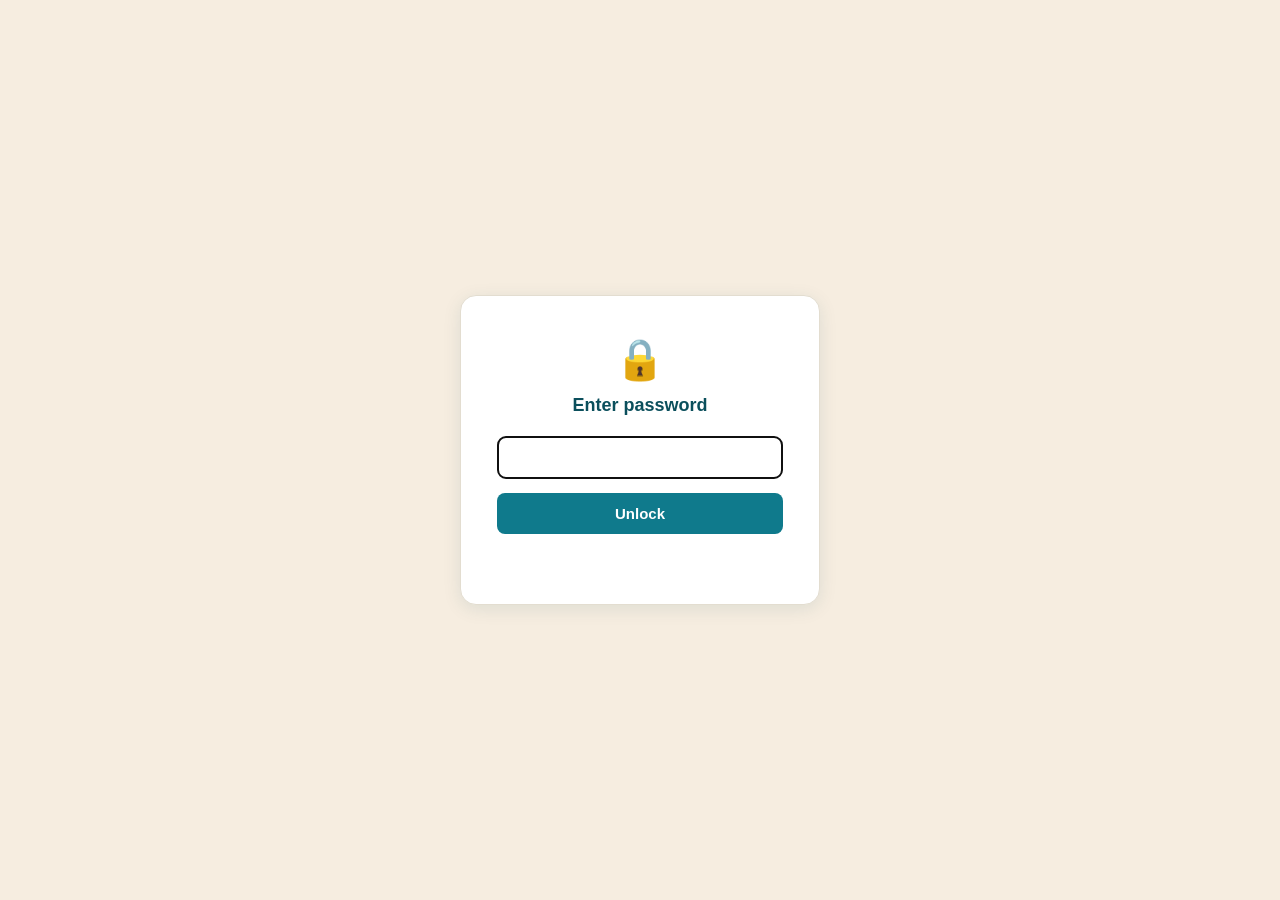
<file: trip/index.html>
<!DOCTYPE html>
<html lang="en">
<head>
<meta charset="UTF-8">
<meta name="viewport" content="width=device-width, initial-scale=1.0">
<meta name="robots" content="noindex, nofollow, noarchive">
<title>🔒 Private</title>
<style>
  :root {
    --deep-teal: #0b4f5c;
    --teal: #0f7a8c;
    --aqua: #3fb8c4;
    --sand: #f6ede0;
    --coral: #e9714a;
    --ink: #1c2b2e;
    --muted: #5d6f72;
  }
  * { box-sizing: border-box; }
  body {
    margin: 0;
    min-height: 100vh;
    display: flex;
    align-items: center;
    justify-content: center;
    font-family: -apple-system, BlinkMacSystemFont, "Segoe UI", Helvetica, Arial, sans-serif;
    background: var(--sand);
    color: var(--ink);
  }
  .gate {
    background: #fff;
    border: 1px solid #e3ddd0;
    border-radius: 16px;
    box-shadow: 0 4px 18px rgba(11,79,92,0.1);
    padding: 40px 36px;
    max-width: 360px;
    width: 90%;
    text-align: center;
  }
  .gate .lock { font-size: 40px; margin-bottom: 12px; }
  .gate h1 { font-size: 18px; margin: 0 0 20px; color: var(--deep-teal); }
  .gate input {
    width: 100%;
    padding: 12px 14px;
    font-size: 15px;
    border: 1px solid #ccc;
    border-radius: 8px;
    margin-bottom: 14px;
  }
  .gate button {
    width: 100%;
    padding: 12px 14px;
    font-size: 15px;
    font-weight: 700;
    color: #fff;
    background: var(--teal);
    border: none;
    border-radius: 8px;
    cursor: pointer;
  }
  .gate button:hover { background: var(--deep-teal); }
  .gate .error {
    color: var(--coral);
    font-size: 13.5px;
    margin-top: 12px;
    min-height: 18px;
  }
</style>
</head>
<body>

<div class="gate">
  <div class="lock">🔒</div>
  <h1>Enter password</h1>
  <form id="unlock-form">
    <input type="password" id="pw" autocomplete="current-password" autofocus>
    <button type="submit">Unlock</button>
  </form>
  <div class="error" id="err"></div>
</div>

<script>
const ENC = {"iterations":600000,"salt":"rmD+Dgnw33b1AQ4Gd5hBLw==","iv":"9MqLYh7yQ6r9QFxZ","data":"infpvOpSFWRokSfTmPJAf0INmW6tWJXLCJl4crs65KNiUC5e32kQi29mO5vD9qKzzrSqwC2esn0/DsRVPcxeoErMgZp4Qe6F2sWsSG0dbXU8Ki8U/Gc8TDJENT/DS8TZHPHuvbiP4ihlhyRHe9ePx7oQYQRc5gMlj/CNUhbT28QnxlHXmM5F6FSB+iZc968+6UCG/nszxBWvN2oEDwNBSJjkzO5WHzY9OxKoQ3JyZpaGBgFR9qV8JCKQBohIQME/vfBQnjerkJClNpr03ABGJuIHNiHCG1i8TGHgVQPzyAhLqsJagOr6Uqpb0I6DQQVrBeX2KPNWzjqeLPHsdCNQTxMxJchq3fgJ9hDMoSRvIkEW0kObWUcrByK6CwZY6Tsi6tayWwI2KBhf3EaDL5fixxFi9MyWKRzti3jWnDN4RK/yM8euCBbJq0Oiay9ke2SvLCHySpqQd7QXKCAW9XZh4Qm2I5LkzT2OUsS7Y7WS7dapYIzDvPgl5D24O5VqCpAOYHBUwbrryRRi+EfYzSw6VJ2rw/ModbY/rj9EdIWqU3nAQcSMSPYc8b41fZaJFLWZhtA7uxrUahN+29JpFIDH8sZx72R+VEomDytofq2RW0VGGSIkRX4MIxFgP6169v7TtryUdNIqMe9jZ3kZ66RnC2wmrBDfIWz2wJgSiimA5HxMVGfjgwThRp2IE4rloZGbEmBSoKZCAosVHKWpY5X/aHZq7NZ2eW0VkhIMNb8C1qR1fr2QJSUcAVsTlerH9rWKM8hPnXnOD6Z7I1qoFqmPhFFy3y7ucJS4Jp4m27099dfCB8VN7X3dUP2Zs1xraOaUXCcbT98B3CUx/Ig2nkCj4DLcdsSIl7pN5J+dv53+I4yu33rMDOnHmJTVEoyIIHGMQcW8R3ovDGyGMqvP1H/l1R0mgByL/5hv/3mQli/0gc4kn22wCah+xk+DR6wtKYTZNUbuQtJgIXb6nEmbwppZCNz+dzLIcQospeOGosbZX7dnoYaJfrmtu/vnJh6HBg0R4MKANYeHjl/er1UMR9qnQPdR7l8UYOBYTrFY6svqeLNEDSvbRrOHLo4mTTWB0tksUu507sKefuuE5O2ZR6r+UXMfuIQIQdzvUR5gVImvqwdq+x6eNXCcBGCDjPNJbh1U0rizXdBE39GczHgYCgTZFqMz48xQ2hdXaXDHB75Vlxfc9QS1UxJ5ov3jcU/lPjtpr5IlYCNtkobYcFE5LJP8BvhX4SfMxm1UU/H9a3BVoyxV2OHm0JoLcMpTEKgmPDTwg+GQXaT6sRcw4RIHcg8ckVdMBTeYeOWTaN6MrCVY+yf+1Tpl6v49PszOC5bKbhvY44eNOuSJaWDi6rEaNs+ZHgT23hml+4Ysv3TKVflBi1Phgbg+rYKzPXT1fq8olMxunXRACXmfnjJA0eO0jbiSO3Hmlo45r35OLrC/+ylrxwvfHN7EPD/J0/LMjeka+2Q1XAxkasUeOC51EgkzSnn7RDgY0gxj4l+lw5DB87TeokZWkaflujsUt1SXSI+fYo0Wki2zwJHCFg9+We66L6IWkZban9E6/tOkNtjDARJmr7952PCwkOA1rc2eBI9/g2UJX0dc4XUC3wxyvLmVnu4pWAsTMlw8faptc2gW85/DltQ5/sv7keyweDD1XvfFkZOf+2N7ZOjB0mKtj5vHx5ewl5ykLB2WKmY7+WIk4Cnc2tpR2okIps44IwSSUftKZxcoYHFR+f6VukUALw4efCn+28LV5j3R9q6K5lTR+loIDt1HR+Q02wkcaFZjWNLIkXWHiOviW691uG2g9dyC6a/RSOJZGEqdka/1az26SVmhJSAt9zdUNZh7UTKyZkCYuH4+kFMwe5Mp9ZM6c22h047+DwoLI/mx0bDZnIfGlz4QdH2T5onTLnW18VOkVXHd/9DuIGYPBK5I3JTWnLEYdULIxuHTV5gmxBupg6C2rjfg+nfitEsQKf6RfWOtj8wCk59FmuVyxjo4r1IMmyu/lFCnnWzfU5aK+Z+2JSB9i8/EllD2cWiMHVA6Tnd7/SaMDd2jH9i71WTYqwQ1yXU2BjN4VjLifEczNCkyTkcW6cNofbXcdgEzAZf/kXDU08svQ6z4q0Sh6H1kjB51Vh+e5jDs8+avfFXpmxJe9pl3c2kNDdctTA13tx1N2g421oVC1yE3zq7cNd2PYpWZTbpQanqDLWpgWdZ+DoK0zHbHAy5SYREpz3HFHDrGnGcZptq1EZwntm3FMY4gK4cCFAS/ljoeO7zFW+RvHIQjh0EpG6tFx6W9lwB8tmzM9hCvtqpXoC3cCRaIEsooPddcXOAE3097OnwQ9OBZoD5krLGxRtbn+zGHXpJIZ/qhhxkCCIqPAUC4sx1l6vAmksbRUcNRvlOY5pARibpLLuCb/3q0nLZdhhlIG/CNStLNpR+Vg3J8PrN7QM+HOsNTuE6ha0gHwbJNDj10Dz4h/pF8UxG4kIGlNvDSSTUzj0sLyokwffqFCU81DoZ9niQTmn273rZR1kG1VCbiiguFCMGlady7uVUVf732KL1HH75ETrq1/f9zEQeFOUb1TaS01NVDmvcaw0R+lItyO8HfbbR+jOw9vQZFbtbn2Q79GjXGGnWUyjBDqonf5C21zooEGfQftWG8jJqwjWMIIOSq2kURZpLboMfZsHYalpTD8K6MA0NqxHKCX/DlCw9simCnefg4Wc7OIe2aVrZZpADBiVeZCInSLIxXc3ORTbZpAXvOAJm9NJ7EWC+AS8DzBekcHLCJm7nVs8wnLs/yhJ1jnxGV2N0njydINmsuZWa6N7oJsi81eaSlkAHBJ3Wl766R+/i+IINvxuD/+RIySI0eBg74NMKEvJGsyoUG3lyDwsBO8nC4n+LuivruEMNARiwqsRHIG6qjCXRMusxasRWp707q8UpgTucuq5LNd3wPB/sw5oW6Zoz3YXxW1yA4S/Z88Z6EiWN4rOCsH2UC0oihwy5SsnWfze5f3M6vOYnmrc89k/9N9+x82SCfZJgm5E1Z7hXW15cTsODwSQlybL7rKqt0f7Pbd/qbxCvNzbn8GybO4/[base64]/n8AP4XeVvYrvyXrEbSFXQZ7Rs0UGLaLqESUP+ZxWNGgJKweoDrRZ94zbDGuKiWWsHlhXHYsKLTv6LArlan2zzkZ2sE4D3P6idF4X9JiwdLY9sEZikBY9nxKYrzAaY/sGiLolVLU3aWTfvclxl6NpjJvc4+NeIVTkjPAxZngih+2n1AjbHU7UN+RZToeiBfM0B3xEZL0NwJs3T3phEOKP+ZjTRMQgv/AENwDC/HOo64foGeTvOnHpWUErlUWtbjGLli3v1LPM+2srL8WAqFb12lPegtgDsIAkEpHkGFDAsdyIkKQizMqqhmB029gPEQqFliETCA7j96qoPkOgqwldOXcNgA1VQtLGjzbqCm9vqMMgdXpqJ5ZiL8FWwxmCGxz6GFKVD6BTTRIFpifQ3v1/PF7HQtjqpPTfYGwXrJgbKkMgWsL+xtnPAjpu9YT862ubyu0GIW5PHa+3+sczHtVNbeikSVfylvZ5/CSItk8QpXrU3URtNAJOU8IceSXSy9/y1fIBQB/bIGgjXu1DbPxSiSNs2qp1s4RUvok2TtaXJIrJp1U1MFDl2c8yzd25YgSk4PamrGzcn1+2/l7gmGtpIRGgbtGb/f0U0uk+M4PcEk4CULEf4c8XFIzGw7HsOtbGifmB7pa2rhO+Lupsy+fhw2XiAoBhQFzgCofGInCsJnJT8wKlb6R5/C+tIX9QvPbc+85QLhMuZPbnicJAMqxxqEY3vi+fi+/yLozQkGLXHcE8qul2YjsN+UvEgKXAfBW8TF3iByHuiV3CVqzMhj2uiXwz7fLAsrsgv94rze9SoPgrZG+amBrvc8DWNsy2JhK6LRV3teAaKtAVqSDYn0ia1SqPOS3H9bWrM1OwustqAq0PoX4I6nnJiPpgsX5WeixzKio10ITT69SxIqe/Ng914YZ05c2lROg4nCLIQQz3AUvjKm9lRLrxz+QRZ1KVP3OsHBvase7UvG5rOt2+BGHu1T/BLoFY7QrHhPemIKQnik7T+pN+6NwtP08t3N8tBhvM7paNrUO1K1ZiGHgyhipJSIVPq2ULHC0rfUXv05IAjONP/nTiFsAQ0X19ye4pgdC787SJiSmKAuu+lxuLX4enmpHRv2Ifkv3gBbF3c7MclQxplm/11XXIqL6GFhIzQ+b6DX06rhfkcbAd8/l7wGjWl66wD2EErpC8wpIcnKTuPvCeBDUtKDv3gchUuSHQ2/lytwUqqyK0CIAjJYSTzuDnmcj8YjbQJSQTH5HkSyJAmGv7yQf8ahm9uVkyAFksP1WW3vcnk/C9TqrXhF20ZNI7cHCX8lTo/rDOH9vGhahaAJ5ZVNzTlItfDsp8+NQkO2phRDwZBMECH+9+aXXoyETWaUqR3r5E/SWNRjI+n9rkMPrZYSCEC8sF3XGzC3ILKWNK3TYpoq0mPsSidg5s6Qwe3ozPDZw5IGFZg3THDYqbraOUz2OGUwSx8gOBpRCRsULk3gRcXX6K8Lvv9j07bbHTtMcDh0oNk02abdV0z2EIcHR4VIs1ZyXIakF4vXusY7UUQ/DwNajWirnUm+vZi67tTSjU5bReF4z0BgxlLugyxqYVDO9TjeapsfynLVNZcDA6OQmjQpe2PE9nd7NJelXJ88Ttft+9GLmJOgsi3ggFBsEFvJQF+hvnwKLJMskV3bQkCkuYz/pO+ulpRTyg9/ZVqG+Avlx2En3hwynemPHs+3d3I19E3Mdup9yraOuPDwK7I6Jk8pHMhByQiaVj1nUZSWnROS+Iw9V2m289oLLJ/8sSmYYkqYmoa1h1/g75+eDXg+asubzw14yC8D11jwF/m8ywQ03qf1pyNWYU6ZSPM+0w+OAoRL6eq6KeJHbQhfm2cFEkwHrLAq41vMs8yGdgoW3mdRm8QT3Wsru7zgrY2rSwb68Q9/zVJH/rqRozI6LKrDyrxMUdzYoIF0wDQtE8afHd0dSThPkIUTiyIC5MM95Grum5xsl8CFpntlAQx/Bv8f/WTkgPTcHvPPgrJP878ph+ybX+m/sk7XPPeOVQoYbsI/+InjOlawoZLukKZAJilzXHJR1S94k2i+d4lmVVDZmt3bZ2I93YEQTcMGmGb2ohWw7cYFzVxGXwdAOxCIZGwRO3YS1hrpL0EVB0wp3BFJZSRG+OsNOAuqdU7YXwd8lVAajMtsVKvfxGwCaQ01LbE6Q6hO3l0Nh3m8EqrKa6quqJi7RZE0m64UJobg4+9X/G8cuASLixrWhu9GJTsISVqba0w732TSAFeWAkJU7wSC6JkxiCFDv7fh1/wtcff4MslYrNhz/BJwvlj+I83sEPZWDw4kMN1LDOHQcemc+rpTRYprUEYiDYWnoe/UPWH4GrrqThoc5suQM0axBNzTk264xGsMQXnmEyjvFMpud23fVj96gJJblj/FktZwAmGiKECeAjzxKOBwJTiCqGY3Li+DFcuqUmFcYWXwfB13aab467QlydQ2xad6k1Sfgj33z/w+ZkXIimklNZe/dRD1kSjn8t+cTEu48J1JuCKjOZQJNVZXHbcDo/9L1ds2iY9HZWQUyJMkWeOO1/oJ77ZEkEKHEfYUgrgBI48Svd14q4DAiTWjnTEBVT0Sx73tFGoZt5iY71Fa5fIwuNfCuYNqrMA+WGkXnGgYXuXXxY/qLEaeg55A6Iq7F0rZeQ2t3LFyEvqgDHGC7fPn36+93U9M9tIoY3J/mU3asqUWZHWX7CI4hC3OpUiAQ2kzrLDCWtKYePIbtBziF0QrsBwl4dZILOZWzhGsNNqond23VrtTcFHjjbVfj/dmQT7W67NtgrrOCfr9GwVbMzRQbia3TOM/[base64]/vrsgIhw3p7AeKLZZ5xsGiRJ6l4BvF4N8urNQEB7V8DnH8jDi7s8EGH9k/E39znNnxR1C/VLzYDFU/qNLYtaQNSSoqRWtJPCSLCrsybi9F6beAgfgkaus/bret0nI+x9Ro5fqk0YWo/u8Vyduqulu5IzZh2bcM2Im95aqEgP53knd6AuF/0tDbZDxMKFDp6akxa0/mP0TPd/sCuekHs9qDzf7ResWyCrbL5ntM/4y0QI+uCEyatNJB/k6UIThwZuCRIOcMGIQOUgxOTyJPr2xJzk7rjRHvpOWjvf+SWkrGD7jKdX8ha4a0i1YvMRMsSEVPdie0pjC75VN4/30w/u1mJq8yaAMo+D7D/mezUj4/LVWAOkx2jttxBM8ygONdtTb65qjp5VYrSA2UYi3EOi0iikSuozScrXFIbvErMuCATxKPuCbF/1WdABx3LS5AQckBzNxp0JIWZMpHbmGDuv6/Qv4doZ4vifFUmcGntczamGmS9/6vV/Pfpgupv4MVjByPXXnoG9k/n1FDCihflaz+MXfHeZluA0ZYBkGVhzMsZhAX/BTLfH4nXkuqWZv8PelwMVeyeOTGMEMfx463fgxR/2UFyuDxHoezSH1pHHN9PcKsaD/4il6gCiw2F3AC37a/bI29gaUmf4wzPo+hhlH70bkafdDPdgB+JGKw+JdlUBC8x1ZQlReUMr3Y5L4cM6uLyjPUFA2lp4ez/NDMUKdc0+fiIw8LuuWrErJxd/XUTrcM9TMDJEkQnaEjlbAYvpD7V/DzNeSVouXXbZpubGuCGXhoribKucyPgxs3zVX2rZkcyf2ApzaKWnAxg5Ogp8io5JClik4Au+/6DMiTonnjwmaZhiWdD5poGg42AETC43yrOzTtdiDD7VFrbwl3jljlnHugw/Z+/4qXwfOlmRVp42Kv6D90hxGiRqFb1NHUTpNF4etYvnQR8Fq+KluadbsJR9UuPxyjmRz64RaOh7Sx2FWkcK/[base64]/93GgiuW5Vw1bpbG/2UmOkOFJ5lL6wRXhLBCecRMjOeAp9bF6xUPFRGqk6sl81G7R/LGVm+o1aHOlGUvnaTpzOY63cxo//[base64]/T1P8G+xyk0V3ldsl68AtqJPOKuBID2ZqAKfiZnMU8kRaynOQJJle2VtxyYOFu3wYSDPMt/W3HNtf2W+QgPb24E+XcCtXgKJgC2APlZG8fl3vuhpLjERpz0xuK9Kxzd2bTa9nPK53NOuusRe8mwMq9lH+/cbnozXVPDc1ir94+15aR9DYst/fSfnn5sXZjjVGoQewSzxrx4VvzreGEun1pB0lwoMte9R5b271TOcKrbKlzZxBkXe0/3Zi6IiVn+KpxdgjMTAfHAdudLgpK8eJQRhQUGNj718czAsWuI/NnUofCoo5YrVXMdcSrvWQps3HmohxffWZfC22MbR7XBLL11y9V0DTEKYTS9tOOZJFvpVe/UJ41GqWsjeNrMreXXHemJKf0FGDLtGzp3cuu5iibcHsTuuFQwwNagboi376PvBjbwXbMMEgePqJLTVxxainYf35N3uRGFMY8St0Gf/zYzw/BMtOwRLb4pPk2vw57x0rzZJcZkA7GtfE6gHF5hxgiyu9qII4SpmYnMuF7uJkvSoMys1+5vWrtbrYZ+N2ebA7EjM7dCvoDQt8+gmz2FzsOwQdBR+Jg0jeSoDc3GkYpTvCPFIr1H1gI3If+I3Zohs+HTY/zVPpzNy9L6TSH9tzgAfM3FO+SVviKJwhlP6KpvqNOKk3/BqX6rOqe1yXmBDMhSt1mskCmrJGTuVug6MsyaDnBYfoxLvmJLQkPWepEEw+cCRc2o0PBCX1qOJOynmO9AlSOeBgC5N/mcwVsYaBIL+IN1oLTp0sQQUJCCiKBo3tcebmuT0D4q+WxLl+0nLtmxI3FkSdzhwElWGO/1yQYMM8hmMZXAQ2QIMpk54y7Af5Rq2f/Mzc7wa06qQKJnpEmdC0dIy9Q8VetsWX5LKw3wwyqBeh4Kk4XJfFaEiAVfIfHe3phPubmfYAOzp9MXyDemtYVbyRur01IKFCTIqBLvoqhHZrXLknkxem5asZD5WX3R2rFb6uSmqscqr+DjOLR2vOb+JWoi3vioD3BbyeyWV4XhARHNx8S8/jHGhp78d16fi0iq0pjPrPcP54uRaNXPARsYpBp634+UI+ZgcFn5xP9Dn4x28j2lV37XQxUra7bXzUqWsT0UxoeHnZh57qC2Y2hcw9AEIN2MeUnITwJa43mHyMLXAjeCUNx1GgM2lX+m6xWvn95HeJmkdhdzLfBCAz9PZ3q6u8+LwlxGMsgD1vROcgARAPWuLA0x+SwH/sE6dEFokEJ+xZHYGATPDRLxayKcy8KFbANRUNvmefK9bIZbDRdAy6lqCGM2M5EkKcRR+HnZKmCAgAeJqn8bYPbvesNqzglPrheeCknOnUw6Wo5KSY66eJ7nhYEAY5f1b7uzk6HWoDw8klwVqJ+gbR+cAB6jo0g34S90f86xqWylTOBr/12X+/Uo8WeKQvSUsH8atndbeB6XBanHvAEoqWUwFsMk8BR4NvRWEsvtcnkcZQNwNyGXV23ULugDtXMqFruSoQedTu75Teu++N6y6SzSt5Ewel+/Xcp9H1Lve6sPYVa9ruDkIr/GUMgTBibyzao7hFhGrXVsdD/bDrWRssP51PxHklZ9U7jmke9ZKLYeTjWpfMd5j7oZZs+pTEhVNXt4RZpJiUVIcI9ZCF+0cZBpQppuUN1PaRsRVCf9M4O7lOb4YflZ60pfWJ+rF/tasko1bwtw2HziXJJZ1qIo079K/9Dt/RHT9JdSGXqVtCOuF1ZX0BZUUydRaK+7r8krHrHZ3CgWWwMvm92krHjfsE9xeodG8TrFBpUWE6LIbIscAiszdm3u8M29tq+sjCYOxq5jNrBAoM/JPKBZzY/W1SwFiyNimh35ag2rPDcsfcUssAcXUQ8cs7IMsgOKiMwAASXwnLe4JeohXRJzNXSNoFWs9FAIkLIDuCZnThDln9Lrn5EZ5znOIauLSkxHIVwhxVU1dBgwI2u3S14fEdg8fv8ibQnGTvOT2o/CkQrF73pXRRrgcbyJdx1NunkeWMUroM+BWuYmZQ6XcMjW4u+BGYT3pkg/sd7pXZ9QhIthICLQj7jx6eURl2w9K6YWgoQUdC6Y8h6qdFQOfHzQZCB8W2grly3c+lcVSs+fjjT60dlc2sCnQbB6Ag+1zxivd55ox3wDkwmymsBeJXJoNJyqLRuv7VTe5otjaZ1dvA9LalZ4eZ5/JguBUwTdpGj9ilKOddFHiM/uM3Hb1VD+4aSL4qVTkEAiU3kStE7CRjoSLY9mn7v1J3UfiV05PsUgghnU9ZsyeHoVM8MrCcdVwkB5kjE8x7j4kW195naS1nuKyxqW1MZ6yJMLDnqABUbZnSaDSTD+GT9L062TEaSJamdxhZK64DiXCRhMys/hGtNEdt86k9slSxU04wJF/8PxWjbryGxnhzIn7IWl1cau4IPb0zRPo3b6IuLuU1I+fqgnVaWIliNm55kMOR56IbuFgpGjD/[base64]/jqHCUgN00UuuKO+h/llGCfb/nKILi8yEKKHLpMpzwv83H10VxA9H8LsSQ8kqEiIX2CXM/yrV3foR/LolsCSTDVVPQJ1dVPgccEaURKZAkeLtSG+pYuZ9MjOXNvNFx+07oS4F1BZn540YI0jVWbygk47uZnK2tLCg7nCou1YIXHYJa177RgeHPPIOPGhBykUqBg3gxZxKQb8P/oPxbYUDDWECklprtT+iqdtFJyCgcBPHMtthsdBfc09paZiyTXOkvb7s7/6xLjRs8vU/[base64]/37ukONVbKQSapAFKUKcSLkGm8x2POCM6zZnc4Nh0flq8jxN6nLYW8LQkY9F6BXRQgqgbwzhoop1Ie4TsLiu/Hi4pv+uIkEnWp3xYKL2WLvTZbY1XGbOmGSeqPd8TCQbDmN93jC+406VSbKjoKxDsGbY/10gNpKbyqcQlTKhh6FAwMURouxM8vU23wGtsVVINs2L9UkVmWzgvzIPzXgql0HSlOgAMX1f6rFdgprsWY+BYvVXFUVlhejEMbMTgdpeH5/FqMHeHRjoQ+nPe+3WUBI44BHRszbClsAgqOSUlN2KmPC6pQidhODhsNT0adTLHHAc2NbPw+RZppZ729OkkyoIiI+RBJ9q4ovD15lqqWGlHy5mOWT6c3HJubqfuNYOZ9ZNTYQYG+CjYdj8BRO5pWHQ7CdEKST9UbvYZ/CaGsnOWZzZrm1+WQa+w3qYtSqSKxaTv1vSz/9vnTgtqxAMqjInvurxMCIuXTMRbW7qDa9qnGvehyM3pfUbstaWinoeqXqwxnDnlgIdLARfT8/MsD+9rogFcuB5b9D0hnOjqKxzXTGiV4kxbFLuUxAbE9BAK9RcF4FgPQK2agJMww9GkSNieyEdyoY+FmIbXmEaUHp6wN6GxAq2cwKF9VKlTKOhucdznwRLtxPpibW1pb0iFnn/LJEoSBEDRKNTSv3jwkWTssoKrv6OD4CaSUdWhFZZQi0VlkxCH3YMR+8eWuhxfNDxQnETLa2N3SfzfWDp+bIhohSZgGDN1U9ThzbDpVuZKsQgI+jVZLBD53SB1Zl2Z0pYV2tuu4YuiE3U1CuAOCI/TTmzWJqs4UsLcNLe9xLloHJDPt0Eux44IANH4+06U0RNWO8TxAf3d79/c/0+kKilI6NK1sdp54f1Cs2An6pezP1ntueJToRVi6XtebNYMMp2pDdXNMVkL0i710TW0oEVuuobMiwOjm1aPyQ9z30nDem1hIQTD9iVJHZscExHNudq5acYN/0iWJbDDM7GKhhZyIK8yDEJmpj+1836dAUVGEIW3wuafYms7GF8SliQB4qOkVJicJOLyKaIXQYZd3ezWnmG3KoRLpb6xetyDZJPUqlbqb5yFbay/lcVJCyePEtaIY/+R0w5zsyU8wEmKBNpYJPsUS4zJzL1TfJVxjXKUWLlerMVktxDIRSodrCGUqOiWwtqFq7Aq4knXd4cxO6+O7kxk2SOiNS+xne5CbKsojj1mffY9gHrox6Xkq4OKpIsy8E8AEf6TPShvFLtbVluppuAr/vq25GAxTWJ+5QBaiegcJ+yU8NrrCFEIq4sAeUeGZAQzych/4kIo5sbGrXF7e0TDl++RY3PRHb82OlvoNWL0cbgt02RGl2MxGppESG6iDJb5AeC8YPGbjEqIb2Z4YHDGTog047zlUklE45YEuPNQlFBNbbvkd8XA0Gq4j64aZTnTk4otUsfEeeHZMSjpX894QbPGbWYFUu0v0PjJi7V6EMvosvr73JTFuxAz/9dBLhMrK7hBi6utDV1INxawVoQmQJpANa92m1JTxAGNEffrmfGzFnHlaNVcYb4WmfZ6kF+BiphGJNpeZFq0FFXtXaDY1yNj7cIprFEM+BjZQKdNcobs8vzoP8KXtnlo+3WbczBnyJJlMVY6g3mMwpeRbbHcBaeX2Wuz4PPyfKuuUyTW0z3u+0guBJO38Ug/jc/+sbQMOGfAyCdR58TFLDBKN/8+4pBudkK3TfTy0/p4Kx7f0zFmOBrEz9PEUnbc9e7nChmfuiK8JmQdOr4y+WE8qncv+9MWyDS5Des/CIIAqAgEQBFNYvuhzX2qikVXL+IpQr1Pp/yzkGp//HNsUwypBwZPVOxWv0yRpG2FDeTKVx55PpxBmSuEpzZg/LdzCLpqkQSo7Pe94UPDDmeXAgSOaMErtGQD692FyicG1R7XeFFqybmzXUBmLMiOtiLVGDR9bVsokhMzBL1NR7F2d6ctUYZLDTyTUgh9nfsdVLesTzuvLtyNiV1iQNMj07uNlOnwZVMRm20K/Q+FaC8YLoljDpXYFzdHjyyivxTBXVPHnOSR1dGEqGaE2oRM91TpCOZZlcrWzLYITpJpKfF4xz/ojRtBvsUNR4gw15Yrvu0i/rAYijfs+CUKVvGz/+CNmAG69b2y40SuizESvryISK0ME/WJxrURT5qTHH/Qcv5YqcT3fpUR6Hg/Incq9IY2tlLRAxUePlP+zSjJNM7gVsZDoUVV+c7qPQwMK0l1J5K3GHxcvU2PpAhEI62B4LYX4fG3pJ3LoohcnoSBkPmuc/k+fFlchnEqaGF9Fxc1ZMliZDB1aAkCFwMojxORDCzGXyp69NlkU9nSwQMIwnz+zsfUWuLiJfK+lwMVjfBkwRdfEr5yXnWIvKVcKEF6sVgkdy/dsb5P2gmpN+NAEbj+rnWjK0MqNNs8UOThtSMCx1vfKXXu2vKl4edVW8WU+ePaBOyzlmEdx4PtFpfTjCXNHzR/3AlcDh/PqryLnINz4IvxS62ukeLEkJhmlLd+JiTJUas39Fgk+8OjgTwTUWLKtH4Ha5nrSH6I+sl3DJ0yOcwJ2MtIEoCBhW8XDv5NVE1Fkgp7tsaahzye0XBGKhpzuGhoNQoh6ErCved3U1YJa4bk/U7IqgoSzio60iNUcPg3AKXCnrcAvShvK1X5Ccgok06KATzH6R2/18/92W89ileM3HCAZ/1O9ixAE3ktWWo4eeEv1UIuWsYYTg+Qc3t3UNPt1Ik521JC4JOLhN6MAl4hTIVGR/OCkdLvm7X72dfIy8Kdlom0lSpQbC/OGKTascw/aZ4UJcMP4viUSJ9ITZAMdY2tOK8JF1tbYwAIrnQmORjZTgjwAoNU6rw1GgbkLuVTRnQjRzRGeY7cD2S7lfJG7RZtNOBurQUe7JyFe0NjMxE1EQtDhwFdskjBzgalXmmAo7+TP59ThffyzmzqaF9tLnPLmldU1FT7CHCqg7iF9Xt64BlhVdD77/0v+tSBlN+dc+cuBsTGC6xS9kAcjQ8vlyHF80TgK4b4huy558VPkF5DBkyqE/ZaMEjN4DQeOtWEBWn8NbYBTew55KCvze/4Rs7IPdzRWGC5yB7l1dVlo0FEZYIS5pA2Hiez7riw9vGStkIUruLWNsH1rHmkGcIKDxGAa0cvqEC4tEtMdJGktMvd48L9GblSFDmtA59lpOQXuZsumPqZPwnqZMO4DgZi4LCp8QPFTQEHjIHKE+RSg63aRxnOC/bdRXVd4EQQ1MQ5IH4LPQ+2iUom0pgHdOnHAEd5O4Sk6qna7cOCABqo2WPq7+Tj1RTKTqrsSyXNo1cGx42HbtF771Afn9+/UHFjz5oJbnxqZC9fBqAXsKDvyKlboFXyDmYWzlmeWomD6nZTzq/[base64]/xZ62yDkO3qKDITe0IxUgeCMQHCONwALEePcVaTO0kI4/pW6IXuKSv19FWQkYkAtawyZHOLqIZXyx8xrap2d9YcIuJ+/Jn8CRoZlEonyNLYaTUlfbdKCC/Gm9vGJ98cfl3TqKWI1Qnc34aXX4P9iC3/ExP6LLUg70Wn5RV2CctB0UGHl83l3xtqEGQ8VVIVKNx6W/C09Rc+JewsPSHQqUhJwcD87k9+u9xItfINK6y5+kBcvip7DGsTgEpNzY5gOndNwasB26HaqLj8M85Hlu3dWk/2haX4iB751KlOkHM1k82ubZSX5d6C0PQzXPzlPAoFCfnZtz6XGARPPNpYnNe8oTHQLD3w+m8h+elHIQSvjpzQ8KkmKCcX50CGqapM4//liNPgEGhoy3mKDBra1zfdbMix3hB6OkmCr6ksKTwU8/e+ONIwe5BxJwIKNVq+mmLQz6vaKVDrYxaITk/1gkG8YbO3OktQRIhix1ajOxX2Sh3JKk98HTFIDJ/ev3cfKvGV55hGlOyPlP/ZQXTNGAmbtZcuNc574cpu0hApYzktC2coOw4t8RobV/FUrW0KwQfsNkoIo+ABL/yncTwMC8ZJOV9KQgZhUdU8y3J4/ri/mdWEjl34ZOkgvhFZMh5wugbH5otCmC1cQVTnLGyoGFfDLQ0QW99h+503l0MyQJ5LzMbsK4YqrUoioFX3KQfzIsBgK0WCZLF2bmFK8UfpSp5x+s9du9SBhp7IIdnKMFWvmJlkf4wHFZLMlJIl831q5U++SNF0wY4dTyHhJ8ZJafsaFxCvyhgLcbiMtZdh7cL/sXam16g4jFFck3Qh8ymJEI8wR/zZ3Wkbk3lNhSJQsvCV2ZYSjs96yYbdgYs7tVcsd6+w4a2EZ24dt4Ym9ttXk3ASVyBrX7Yh9lptjP9G5Klat9BRb0WrDw6+Pag2UhqfPAgJQ1R2f5/hqVNCMye/zWGMbEOyNfpzOzP3XzXiKRN3HhKwZ9/R3VEBPkMgxyOTrepEGKWFVvOTLzp7HtKP73XK1DE+Ev+BwYj+01nsiPTC20oTP3IETscY7V2ZRHWgV+zUoxokpHidJTFgJStyzAWL2bT0PO+yjX/7ET94q5IdEqQIVuXTkf1fQwjmQyKQT6QotcAEGTOA3RfzM/3wbiYXmtvqnPJ+L9Jtfw7TFJuxIb+lqdHhPNCLzjwTQ9BKGJj8KmjKsukBu3MPcqTWRK1cqsieNx1tKedRg+8E7Ezv9WdQGbqBv6B4y782Hc8TysiQfs7lRjNsIzYmhh9ssQT+scFMvf6wQGU7DKMr8YfMYMJ/eQJ0yunJN3Z173QwsS3eQE2FKe24vCAHMyVAoll1SKcG56JVMbtzqpwgF5qDYeHN0UarcPZkyPVvlJqHycDDQe5d6WyI0uDVVS22DTd/lZS1X2QZHXNRHhE1YvQqqngt6bsomx/iYw7V+ez0+wCz8MqmbwSplmQXhQmmhSQ9XzdRx7vZy0G1MEzAI+dX7bPMhXBhqY4vkRB8J1O3aa0SBxp2LVbVJjUFAgKlt+pQis6CcX5Tu5yX/6XTw+ZUxgLIb0RTg/Js8MrrVNWZ5FkY1RPG8DKrQ3cE6tzgeA4FQKaC5K855hkCnFxehteRTCvptmpNrd4LZDsIpEAbdxr+U51NpoFml5n61e5cCciDAORbW0rq7W7Emqf3B9aV6mHO/w33NJri6zHcU7AMypmYV1qUQWhSAVjohY5U2OOUK7yTAvbni5p/1Q9eNrllc0MARScbSfrjClkYnKAyv+vJULoN1X2MxsClavxrFG9QlSZd8NgNH/+z/OriNrGz6LN280hvBYmItMAqXsSrD19PZfKw5XvajjYf4yjTASqhtn4lBMCdn4zxdp7m1msrhONYd7FIoVEqLDe15xzuNSAAqn2Zgk8O/9uUp52PhZHXKfLFsLstYZW0x6z0AVWmLWZwGtkS5Q7Qa0wF32gt1a/C1KS9tN22CabZxfj6L3a8nEJjWX/CW3RMRcUEVleerN9eeG0B8QQh+tBuivJ82Xu3JfWpLjf12NiXJZs2cvUXWLG3TpVzwL1baBo69KJ3J5ikuTEWJAAW747TczZx0vytIqmnD5Pof9FB8yF7xXQxA+K9GZWBC+iX80dQqUSZWUChlliNhvkIt4jD93/CNcOXJAM+9wcIzidmbJx1HEAvW8TDiPPYJwbIHTy1A0jD1oZCx9b/Gz/vcKGhZ6RxDRBcF89AuUdroqyG30IPAD+IRMTxMUn5zqoRF4bduyXZy/yyYw9kB9yJ2xRQFKPzO9P5lybsmJg8VJeS/XVfuDhnoS+V0DsWlmF0qy7XEhihIUQ8Plt7PHmVDgvcKLEDRwhPr0JyOXT+GBSCEjbcnog+HecQHL+tfTVYXKmGyiVUHSwE9qOMxhk/R81S0h5aB/EXVrozor1zbIfLnXBVOFtLIRFWXD1M8rmZNcM1kncLN1cs9yWSZAQJqyxj/7B06ZvJO6SqE41zc3HMkgGvwACoAikNCfUljdQpJfGxSQQoc294zFgf5WrifQjNbSodoZBpIn0uXcu/MbmV46oqxxuL3WppDqnBaY6O5dCfJpUBZXaDfIyaxlYXvUxUNq6Odi+PMxfYMqqaweG9r1GdR3YodyMgiP7X79jVTsQtyb9+Y/tc+HKrVzMN0JAAKXDfHkj4qmkec2xaiZXe+NYFW70KiQCoiFkPeV7eyZmWcV2d1ISyI012eEWcGjGwWkxXUfv+y8N6HvH6IMu/7K3tI5d14kirOLZto7OYZU8XEys+YyAJ7d7onOA2H6t8aK5ccOLZR9C8M/t9CPtHxTdkqJSetE6d1ClaR143Jigs7oVRZ7PvAwXBUBjmWPbajp/9/3ui8nVJHoAY0aSVL1Lt/L9Fx8bERR9Y58um+R8nauhgSk/7q9HJK9ttmOGXKPoqf/paV70Pp7QWNALy672WmTjcYNKzrNLzatslQdcuKvD4KYzlDMt5HN+PGMEqWZ7WGd6BTnq/GPIk+neHeZHib8GYCoOWtXvXGm6qBmUFXaQs1Ov4BR3hC9OuLlY3OFlh3Z2OVKsaNWzpPyCIys5/9bTRWAb/oAZiawY8jGGBqx3u377HfseBFy130MU0EJQRAabOlwDGvllK8+21qgBZnRIOjKhhewSZE6d8wyDBIegyMoxB4GPlN0mTnTGFP1t7GZ0RfhN4R/cGC5P9JRnzLLezClh55dt3J4xlRR9/56z5T714ng37T6VsY9NcHEgyn1uXfniOvGpgX4Yog6VXtUOS/2eaw2hx/YImu+kDgIONc8TeNTgVPlXeZ0ZtIsxhK9hMmfndtR//k8fhFso4fxVB0M+KjuL+Ta/MRTwwd7/723UVN1UKuo0JiG1fPMGRDZKTIbJzxYP6rgB/4sB45oYy716mYU//2LfwV7VTt3Lxr+etbBU0Uum3KW7OlhO1z0ZgBy7YeGe+uzdBJXJUqp9/fplGnbmz/Knoel8OJ1SnZuur9HXh6xeEPxGOT87ooL8RpmwFnDqQQM5OsSfCEQ6N3ztDEEbAKJGzq2hE5E3dSsKaWdduPMMvlv+Po1fYKZAgo/IuZQ8gTRsm/gpMkFvn/+AvrHe7PVLm+bFqKnrj22GmnTXrPSAf5syYVM91YNtxiz+eIJryqyyFIvzigNDcXvi/[base64]/pPoPF6J1XJchuu1kHCERJpWvNVt2eweEYoiO4bTRQ+ZnkFhffr3hzsQw5xS2XHclxUR/Y6fIEiuGR/V/XV156rq8+oY7wTcKMJ21pUiO3ISTSbaWxKBIC7HfjhHkdFJQuGUrmxle44oR2PdwY2DZlmGf53hOKGoSlxhXcxhlYk3dSCHJ+rgmQl9SKyPuFPyPVcpY110Y7y5IvjOgUGvwHyD2SzwCPYx30aMwmcitZ0mqETEVlMBFg+qINT+UGUOjVzt05A7o4HcFUJ8Zw/[base64]/+WNK0HrrmjvXdKOEnd+VpvGhP8aZ49hXfIonK1ypdpAx5gci+jkh3BMoG6fctIxmUkEXse+U81Z/YtMYTdbI3x/O/h5EhwuiaTyQLrVZKJKTa1m/MBEBjk0J/FK4yzBgeYLT8mT4uiy3o/ddVI1FkZUrPsH6Iihzi+V2uFHw6+oEFOkMeQl4554QKxBe7kvRt1cqW/3JCSTOQxAPH/itFbzdoejT8dZ7ZNS4d7GNJPJzxUyGSZMjyyy7OWKZHBL7RfGHP0xFSPfX9IcnuRN7jT5vTqW5WmTmx1vmGVx/[base64]/ERIKGJadYdbssaZuT2/TaTCPfZrx5lH4BPC/7Tvv1Qtf4cR34bqjJIs+RkVymS9m4fVxX6LWJ3dA0tm+dtAu6TOc+/LV3Qo24lJ2P6OW6BamxQMm5qeK8UPeoO9MRg+e+VBxfo3YS7oUgNd0ohTD97jlJO59FKf+gTQpafeusy7QvhEv/8IOLLDsUHMiOBeoGoDbmzcySIvqYhwaKOB+G2HWBxbtyqXpErVC7Re6CkhXt8pe9zBdmvZ05D99KAMUW2YoaQILflAYH25bgZxN6BhNAWa8jm2C3kdUKOcX89LMUmAWQokSysl4pJvchrzGsZFEH/hwsU+wVtTbXLdFIlDdfw5+5trWZ7HpwBBfRsC9A9Oy2oIWBIL7GcUfMXVue5H40lb2XETJ7Rj5aqJqSI4fYfHFAmNYKg5R73JNOjDawHNpWZ5x6ztAyDymSUzsvwLEaFMw285okOQOEi8JOg6P01sFmGPCK8EeeqDk1Fw/[base64]/BPa8l8JlQR12Ntg/4CxSPGJ/gasd2bc65XHA0Bsf4SwuJGATc1oa/Xp8omSpyQXWPNmyqlTnyw9IXlbYUzUndssUXB2Qj3AfyH4X6zgI2ywgJ/[base64]/OBDzsXC8tnjPHhS7Xd3GG9O2PrXTIKHggcff+gJwOERY6GqHEifNSJOLfuYr4f4XbwF/tf4EcbokdmWQjp8r/7jQ2r1moV7VXekAPa+vqe4SVAiTsa+ylobnow8VCaVSjo+tWSpYpYLXDXW1BZKsvGNK1qa7FtlhSqtT/T3DknFF2DgGeVhfGVml0wb+2QZGCFxZejpQjCnfXy/EV6PLODUTZr/bL6JA4j186UuKvnK92f9aHhxf3Ob4MapIgCWWVMdvALQIGPN4p0mtYM1adVg+ANqUolHZz8EO4u/jz9NycTs/[base64]/pJ3AUqi1PrgQUGnfJOLoOWiOxWOSUkR9j9AKY4znfNbWuX6o3Yjvd49Mp4y7pnqYhpeaCsjGmVKW9hdjuqgEzA/460zeZZWYyfp8g3Ceud9LEAZb2MprcS2Kdbh2jrOE6s2XCdp5iVo1xtaArGJdGZXAkuvxKI3WwafF4JMio0X7qP5NScZ2z6A4epfSjfBk60KV23OcRVT6DbW82fLboYrV7Inh+H2RXpQSmJzvZCgmKWn+agwvnxjpU9UV/sDbqmi0ToVl3ggSD+i58rUHUj0tscOSje4EOVr7tljvCA9/[base64]/q5Fa/byulSTZWQh3BgP/tQSfAA0qdTgQfbbHE3MzT2dYuV9+lN7bbp6OWI2z7Pp5ENe4/LoUwWM+iR+doSTEdt5b5WNG6WuYw2RjpN5w/wMnMPOFZ+SWsp1xNHArLCk6wj3r7uH0RAiCHd8cZNZjAwpERr943FGVzOQyz1Jmo5CXUM0qBbWE2KStq5O0fWfG/m+Mt8N96QaE1w0ls81Si/Pe+zVHTG6UnUuIK6irTUVO1Mgjd2D1Gj7WmEAdHJJKgqy3PU7TzmDkHVto2WwIlDzM8nw43wtJlOv+3VqUuukleZNVJzwwDLop4dVBfIZKtH4hxt4tgmeZ33zQg628N58/Yo8ASxGkR/WQjZt67cM0z5/IkrKm79Ua0gEHb0C4t2dik6o585kzH2fsBU2eOgSeKWnoQ6OetiwkfHC/hMVY71NfpozeryPZpO14FiWlm6W69X3E04RIy7iLHJleiTEGMxcBqYPvcWimxG0fsvN7SldLwmXu7o+OstkS3KdAQ+z23wuDdKyXJ+ePt2ggKS13eQ/sxWnSA3t2LprQ93YjJYmTwhViJYFbIwncd2LDcHJb0G8R2da2nOtQ+EodeJfGQ4Pd1FOcJYXK5ZRxtqkQH33RhYtGQ4jPYULCNqeCxC2kCQUw36P0zYIIMvXz4Bipfu7FRbIT9iCXIwUCB5UyZ5vNkTUM7TTr1uOcJyrb6ePE1IdWLx/EdTb/5Fq40VIG1l3HO/21A1CTWq8hAHNmqw85MqP4DYdW9ZV6ZpdAcCQl4OU7TOj1+E0YMgzMu/XYHm1GiCIlrTMPw/WQeSvBgSpiGBmR7krTIGbP2b8rBdUmN1j2LiPkCaRp4FuoYhLdm+cESU+kyp3C0Ihj1BGOFP3WRePP9ZZrNFbPoFUy1cdrBTQrHdSk4j2r3RmIHF99xHarqzoCifMNR6z9Yvoqiu2ZS8JSyQBwPwTAt60coosKFfbd8QOiQ4Yqssf0OPDeSa5ZyLjiVOUghxOW2Dj/cCXe8RBxVKlZnCLW6VJZNXcyAF7rZj1SmYBzlrfk3kb0grU/M4zntR30boGdTbg4kF6IJghu3Vphdo/Jsma6hOs46QIPblq39K5BfMpjcwh2c2M/YY1O9OeCRoCC4ZpZFjvoA/JlETHyXg1LqJ/[base64]/ITGT0/fSgk522Vxenqqp/a9A3p+Cf4J87sqAGgkz8Wwc8hNTGpWSUeIgkjSs1pgVCxvbCQcsjdtKD5rxKvuEID8PLp2er/Ti21yU/F672P3yVS/W9HCIyLY0ILLWBcHzFrTY9OmiNbA4D3AQMt7RP8BP33m9PXqWcMnnSaE0IQz6l03K9KnzGSssTSV62bih1tMqGJ12TJmdMNOdeKmOo7mpZb4yLQojUw6hbiLkzMepA9uH9rCD4WdbKAPsSHOX2brFEdDtWwreFJUz46x0HTZB1TwBWZitm9AI0fo3Dxy/yDrLCjzcG4nzSxCz3Q0IlgBlmDdMKrVR2AzMqqtMDWhTI+c+v+pRRLF3K1oXDhqveGwO9swf4GyYF7EsGKZark4RrYH5tU0FAH51T1o41U/feF/[base64]/[base64]/BhwbxXklPjQHd1hI9ixpvDoMImog3aCUNSrL8zfHFuamwoJeJrNc0qDVPZWtqM5CiiMtv94o8f+x9cfgWv4xqQADZrNVFzy4iYe84uV/eVcqXfdsMBOjK9/bauTOBT/Ji9YThzqycSlAk+wbfzTcXg4EfO/8V7eNrX6J2VtWpUwLBM5b4kBby4bRQxyb+VPKhcjRmAey2bVOxLltUwrw0R6ErxdG+cmW3kCQN3dibUJ5u/Ub5BZBE2QURAfe7jlWSax47h8UTZVQpOJPcwx1CUU71sWwTVgNijhvjY7/fFJ3PR5Q9BR7Uc//jmzEbOJ5EG4/dJjqNjyxMeN541SP/rjhunCMiAzTbFXrKuo2GJ1ntI4gn/w5Hef6BYB2IO2GueBN+RMda3xLdIQuwHcCbm/Nm2WCOLZKVzJYMUTdfp94QrasBY9dqTk5t9+XUc8mXT0Kg77kVrBSwCMT1vSQAKN7DeMgJtUep7rXg3mFR+4eMQLzbVH1YnbcPQ9wZolhEBRIBwjKXBLjkfpv4JY8ZBmNE5dyE/EJaLQqEPM8k8p18bcvvrqh6S8B9a8IxRp2F4Ba+hcs2aYMSL/SVKlFCxlU5nHeamODL/o3yGLLOXvDyqPwXoD6KDGMUH9/cwFSXpNFTom+LR6LYVWoFwFsiHSalr+5sZ+BkRKRg7lxHouc/[base64]/aebF1Ta0x41uVgfrsGxY4QRg/R6TA1JUA3VTk1oNYkDuQ+H0f+y6LPdp12GhuGmrW1tnzDZ8V0f9SRXImdvBPe13bivqT6BK7DOd5Tkt4xzEf6pvRqZzVo+vgBKIvV6zxE7OouBOuNjjc1tf524cwa70SVzJ7jiS/4DBcWkC4nD5exfyxP8B+tnooivhC09cPB93x/[base64]/npRUXJdM8flDDYqLPQW75d1cMLfTztboo01CmrJ8bdX/m/YFMDjYnT0cWVMwAZCdik/r68q/b4cohyl3FOaKkqIjivKAjYNeYopoQr/cQIIxzfTMDjz+HmHv4/kqJbL0UYEUtNkPS4a1Fi3QDZar/J9s4XqMCwVrUFXoXWLLuJG4r//DhKMKhV5AzKhVt+cXDokHRP5K8B8ql+kvAiqJZMa0kqPYMp61pGdN/+F2rEzWAQRpq7pzFiX2n2elwG1PxafaHwQMpMaQh4Ixgg1pDVMW/COjSxQdZBzjluD2jTbiudoKEPB1hRm+WVregNS2eMmRoxxImNa8+M4zmrU7HfUGMeY6qu4LCaJaZckI6rbdqpLRDZ30HXkLLS4BnJUVQc5T/Kp7Vw/VgvX0wqGX+wn36l9/8AULsxERFU6n5Zf2GTYtrUn47ZbGzsvKSYGzzJOnGWmzMDF+0uZOqcD2LwUDDvMVnquHWrMrzdIUZwUrWduO/lAjYPiGNar9Dri/Wpq1r88McriSPsVddBUEkZ5mo9WWJn+WFkTZqTb+2dNTQL+/ab09Xay9L+focJuTVbqj8qVrV/[base64]/Nc5NQ/HX7K9fP/HjAO9TuOAp4xj3QCpqBz6u9Q84yamJy8zOuDilhYLqEPcCClK4DPuTpJqrLHrB+IVScPZBL0fuCjDTzvWy1fZS5xgpqyhVgCBydx3gQ54OVLotzaO/tiQcpUV0BAAZ7I3Fk6FS4PS5VcML/4fDox/BOdckEggmkkSgeJfb9H5Zccd6iKbTV0z1YPo/svjNNNJVbbDjU6oVxrfOaRHotm6eyfgS1IM7t8cWnt/DgWZY3FlY06GgFY3zmGMfxuR2J1qFXafEFH27UIgBAtePJPmtTFmMY4V4dqKP3Errv6hGPu0Q5D7cZndzRGpn+ZP37khq9fkTRAOHcKY9FNTPa+Dxed/y9EliLCRLmcFsAC32GVDlEw9mcI+QDQo+6HNNOMBuCKvWH/qpwOhI+8jJzP8Z3G7EpVnLL157lSn5lNF1U7iDZCR4B/d68RSQkZPG1PHkEUHy5IN/AKAIFQgOTxV1sz9eIF5BSjSadqgkGwlh0CVoacAGaV/ShUlZ7K8eTDMVb65z2c4F2f2eysgRp31AlZPeH1xSF7cBnoGsJhGGfBmuRe9dsd+n9YvprHyIt2OOYxSBgHXyRIuqxAhR4vgQMmzkqzakb2RTnAwsYs1ht+5ZkMOqmToZfSl+SCycnpJLTbYG1KSaSl+ZTh7pUniM+gyQR2OtB4fRn/cX4TIdqSA5DlbRDFheSWQj+gxm1O7ueJ/[base64]/QoJHg6dGXH/CM6r29wWyRtc/Jhxf7MQwwCZTRTYgdi8LkXwI7UI6YZeix6YGwCKrCvBvPJWUs+X1VJW2uEjK1XHI8RUJ4qsd8r+w/[base64]/Cg4kHx/Di7eFGyh9/j1I0/[base64]/qKGlWrj6ucP3taAKorlZf5/HdrhnOlLvtsT8NEBeD6dsbxcI3hXjb+xa+dtFPhVzXcCyYV52XZiUWqnNAWtNgq9zoMnggYTk9whhAXWbh8xSjwlPz/gw0ggQHaqcEtOF17h8tAhNb4gONg1B8IU4o3pS2HiN73xgZpqkWBk2c8So6TW/sePAfLFc0hnkHI/HxTUBTgKWerGk8jDa82Qf91SK6HEUhVLgtexOwStCJbfvUdgRrl5y/J3bcfzB9SEDe3Mj0FZ22DzVROTL/4Sa2ENnFuPWz8WCLPvPtYYu8kOnNUW933CpDTiI0hlV0t8g1mnYupZ2+QvORnPP0wn0ntSA+aXpYa6ZSl10w8vBeTDioRvslw0Lbg7OjnB3xgmiIRlbkje12Lot+jyLvhropIwB0jy3kGdJZ6oFR5o01h0PYd+JVUyf5HG0xAQ8LiuC4r/LQ0TlBsyf/q/btH3To6Q4Sba66LRxghGFGkZeubPpTQQBYEcY/PEezAD7W5/onfmp4pgXx0H0lWbtRJmClC33MGZTMfSlRzmb1Pvhq6CeTHSnmORMwl8zMI1F9PXXef3xfbUOf6t+wV8VCpRxEj5ED6+Tv/Bz9R2t827j1SEHA5WOPvS7CGpd/XDoms2Timdp07wVNz2PJ5sh+oq4tsAZ8Kwqtt4LXIiq7Za8ydKYS+KUI57r9gdpD467SgeJrIUon7ixVuJLU9lYTLZ+30wNOH51tpayiQfh5ebwRFaBd9z9XFSPk1YjZ0/oBL1u8PFE+bOyWzQpN4Ia/AA40hHwRchwPJ6b4fWPtsrz0fULsMkT/oBwYZSF9N595cS6JgF/9YcA56Cqv+8iZQ7ioN/nClOdimp1fkK3E8QtKi9D50dN2HfwLPKePmNUO63jPlgS7n83Qf++asuGU/J5bQw/UOzszkhI8TjIP8/kCoOC1rdRZs6guIypUzCWRcYwjb5JYRDKIWPFu3iNtuMbOaiObJSSVWlMUMCcMYnWi8ZGago3RZZRbUcugZizn9u2CqquAj9lzo7plSdBwg0ZaLbrvGOvGRRdK3F1nXE3wUF1ecaXboCjr4pYR+q6Nkr9aocKf0/uJtgBhuEoZ3HTez4bswKHDcbIYz6UVEt4zO63h6u8XS8fo4/J3Ecu8odPlE3DWqNvhitFgygE1cfE+wfKmKwu/N5tSeofa3IuXZUcUgHSAHTcIH8ry27x7KNL4OxOpLqB8VVGazG6JtVB9hEfHLO7qTdHlYc2jcdrs59Aac8S/ITpKmsJk2fl3vpUUL0WqvakuNLmofiytCKLmGjR2WkSBCIXe+P+o2XV97eOi/pJx7Fd1jperwW8BAe03Tex5tO95NC5vfprgDVa4qlV7z2D4bpFNfe0mTibneyaUjVEfJjh9PTzvDV6q/WohBlVWHSbQk2uSM8kOgZkWF2jVI3u5G63b09TIEkfMbldxzGd8ORMhVX6tlA1tDj6lbzJ6LMl2ArpPVrLGkhMhyZVWSDqWZ/TMXHxlyVyFzjlUvjFNlfTD9+CgGYqIfL+gqgsl7/4PnZ/m5TTSMOjJW1iKizHNorjp08rsyQoGp2I1v+SlLcvFGvAl/I1It6tM6KUT3seLLjkXKSk8Wth+jRLBJl8mmsGJpNVLGgHwKAMVEfmlLu9S1LlgaWh0FzA3lvAei9CRYvuhS2pzPz/JKaTxFbZmotrm446ScBRB/lGiu+KOSpL+Fa8qeQSRMrdRoJKHskntX/HCQsOjJKJ2yfvq/Vtlp1EW6ZQfpY3F0WLnVtzJ5s0ZU8cakMrk9sQkQJw7GZYzqZJheQ4aRv1mIDxVvzxOqqYE9iv7ndeywoJqwB195nCbFGvFhGltSSjO1XzzQhx4MgFljzbYwTGbBufZ5+S0dpKRMMhdHyeK/+e/diuOrSw3rfIEit8WDY66Uf0CUNhi/nv5DmXa0dX5mIOFYfAF0Z4CPjpuSjPtvCRf4aDgACU/+tqDYprdbNdcx+oJbEFPfmSc96lM09M+/iXFAIzvOtFlXN3REzznb6ilojpsdqfmT0L6uzYD6gUL6ZWccGYTfKOjuFLZB0QVLSeSzN2J6vzYb0JUDM+nQYcQV/HAq0s+lkk42ZW+RZBuMwZz/fu65IM1lg4AXCLpi4VITk4QJEWvpEcOHe4KzM9qLuIAiGkDFgIA5r45SAzHUKK373NnoZ3n6Gc4BDg29V74oYU+LcNz8ZBrdNQ/PzSHMHAKJA3OgdNbkjNHSJe3RTmo7kiUovX+eVjl0ELot0yNLkatsmxxArjUZAMKG6YY7QrIi4dMpR3sPNJtGhMB05RYcRQt0RvccZyBfFeJdj9SeX0XMGMJuHaVp3zStX6jezdUL8qOXYegkLFx0TOqcd5r/JK6qItTsBOUa51bQnRdSVlyGxfhQM9+mL88uUZZcI0i5yhw70YrCzunrGvNWCRGx6209w+8777bygTFH46XZzAFKkQT1T4IXDGDtsY0O59uDLWMDHtTT7LaHvIiF5FuIutDTHVjvbH88luLui+RP+IeCxbOkgilrkbEdmnK9EslSfCcAJPNz7ZJ/SLiXH3v7RRZA6zujJaW/YdPUhThdTigUeer146ruySi8iKyR/dupAgzq/K9kSdRidpvsTI8I4oYjHq5/QSe8RIhFGv2jW0ygfhmtHeaFmepTQtGPVy/lro9zFMavP6vxtTa8uaimu31oMIrCn/yVojl1YIn588muz0Lkh11Il9Y2Y4x424/VRltSL238Ky7FmqMJwLhktbx6Yv+R8UD4P+U14FH7lKtGVeaEZIbG4SzWYd9/8FZsdOK+eeTTOqVE2wwxLjdI4niN3NJWdJgDM+M23aTGVyXg8pB+Lx06/DBgRGNNOleMgZytF5j4LXvtdEREaqEX3uMKBmAotqnad+bQBENrrdUY5fSb9zzngLZyWmq8cUAHMXfbSkDkmY/h91aqiZcnrbmHjW5i5ykGh8aNYYxrvU6lQXH9AC+Lc5gB99Ut89pvE0dG+C1b44j6jtB3ohPhbO4+T9b0r7aB9iGsfWowwp1b2DXn++0U3rGDe7o/i3y+VqbSxCGlo9Ne2ya2xym4oP0EmNr5C2W3FvBLmi3Hu11gHCRsBdH4LTfdOBCosiuzEeaz2a8M6VsG2Xru7/2Sh9yueEelCbDQAqMgo13BJ1yBYUG649Q3rU29ehpkFEsEM2fxy6CvaFZpLNTpOQuLH0W7mN//2TaIvn/bHMJsmiNsle+Gv5lL2pfeZ5UHHUrKVJZdPybyCwfhlhqHhXtazo2Nqsm3kdF+LKmIIiATjBInzAscX9zGduIz2rP+4EZGgvUlgNQwEIAp8Nn4WnIPCWVmbujh4pqZpw0ma4QktrZfIrbZQSpe7Dc+Ni6Jo/ukAiJiJzmE5Lui6AFRPf+rnwzI4XZuKoq46xuz9+dPjzmj5gX89U1dEg+w7bpAjXD2aB2A4I24E+vTt4GOvkdV2SjWVW5w4UTnTsfxBxVPjsNNitXU2FbqXOA/o5P4kQnS+465c9ZQp7ZSKHyvJee7JwzapQ6UZSnzS4HL8E7PUObmGeP8ac7UA0DD5F2P38NfOSWKxsbTm2b2n7KqkwhdwrtkuAF8fo2bcby7cgGsaoiJAKeovH0kLyLqL9iB5cFI+JAXk8619jBTnXLENB3bR/H1lrXOJz/cFfMk/FnYaSDydPtt1FKCLDZoPPmhex48PFVlZTpE/v/+ua+08fpC4cWdZ2riyo+wfzK5W0mQt4zpe1NpDOCH88Wa/fFZsLMptrVQLqvQQPKXdBp5CW8SmB2NghLRKCYEd33aYTPyzuCu4F8Hq/X8ROj9xXcAiMqiZJTHaFeHZo3xh8o/q4uClBHAu8cI4iFhOezCLSonL5xAGWWigVWwAuBX3fipf54zeG8dWdd3ti5S0gpyDEdM7uqdnY1LoyGadFc4TPJpZ5sL3Gw3Vl/W2tuTXmfmi+4MRxqfj/QnFieODlH88X9fmitWeHih5FRIsEUm/LU9UNzik/NjHLbSND2HlSAfXWcefSYzOeEb2nJDCLKmOHrWHapfV4w/EBRDWcki8Nz4c/4jegEZK3vXUEQL09FbMqSsLlJwIhbAPZ0WNT0Wc2R4N3mEz0RdPKS7+ak5a16whBXD4Bw/ucF8FDiTKhZbXzuyFJiUS+7oup8SgRVBHmqP+UeVz1KyUwm5xPtNG3+1fIA9j/3E5ynOfOLIaTX/ZMFMdasbs+vYONpnqcnX6hnYlllH4kcNpU9vhvGGJ8TeDIgD9teNypQaF0DmxU/GMPaPRUg3R6WCZAwhPaBF00Cw2/vXhAokm0TL9AMNjCr0nycDUjyNpld5vy1IxF7S8MltRZbaDa1oMZe5nEjysFQ0snn+lHlnlm0/f3IIzPh75JOQ66hoiqRJwNuD5qRsKjlLnPGabk27BZSDbLjlTJnwN+9PJSput/DEQc0mO3jDpwKIbpQTlnxVS2Y9e6tialHwtJwF/yMJjHf17OK4p/s4zMEoBLJeK5e64AdD5iKhcVS/B1VCK8bu7VbEYEs6BN9MuxsStLHc6PPr3sOVh31LtG3+5fmrp17WquqsQxDNFPNOSfNblvdCwVgYI4kZaiLf276bZUXMr8fe1PEW+sQR3Zw0dV/KiLxDU0FxuYOSu+iVAe8qs320WVLA+F182Iiwr3O1S9BlCq0hEndbQXn5lcz2GSQgVQh17+aJNii9f+tx8C2tPLST2q+3nc62Q1RfukUZ8v8Yrb7KzrdLquVi1FMtTKRu1CUjI8vWkDBoZqwyAr5amHbFAowhleBb4NPeAbCp0Ph9liT/4/buv6sE6vA2x2WVoZValilDaCsNsyBlKzcItR2mDEcXIJjX/VY3OiNMy7R0OQMScsT18Q2dEmW2DolWBuSNYAwxmp18Y7xbvr1yNEUYRA7w/W0moj45pBn+/J0lIX2ufbUWYs7oab4iJcmcO84xNFYOZX2uxcUL4s5N5hDpHvVVJIRbyxaFoimF0JD84cL8JEi+PaKhQTPM3+rt5jimhdJQjpePzurZt1HZAm7gERhj6jPhGJtGg/GCITGRFRbJb0AZoH8XPUXA9Txc9VW5y/7rI/6uRFaX8tQmdQv4YKFgBzINV6nQlx5de6KDT3YKLA/m8lP6jI2r/Xzr8Ly4Luu2jRpyJCbrgLG/rWXmshbmXbDKNq424oF89eN3CyLrnUuQmFgHFhqvnTi5GxGgeKCfl2gsEq1uVs4qZ/YoIl/U/uwDu5VqfEg+Vx2ickuqNsH/1SXBTOgpjIcfcQIHQWXeziCLYu1sjIIbrCSROKdL9s36M2P8Ze7vivsygnqH7dSzzd5fXtqO3BuTLQCsZecTDb+S4e1X0rEZK/+RTwKGogCEtBYepBPKDum9M9ZBrrQhPL+O6HGO1A48uP9n/wL8uoSHAsVkzHFz9l0i5L5F33T1yXegC4YVP9NrQpc0feBfAnJ8HtgCPQXheLBbLX9OY9IOG6XJ6S8JFdMzevFwrDIWYo7cBKH/l0khfn7mh89DlVStpJ6v11usa9j4M0iIiwQfkT0IqK554+JVLFYFc8z2wfxCOaI6IaJ0xkD9hpOCAFgMFgLnvLDJsIb9+w89SLT3LZvc9zENFLmbwuOiGWURiyCJN9Jj7Y1C8b4LdKCjH6lrMX92dcd0LfLIMT6VnR1R/1ay3zB8HEUW1dtWKMWQ0TTHMjyNVAFrOslxfzhjeGC7fHPFwTX250NJjD177tJgZIHWpA6N8r4nZA0GUE06D7EUuEifun/qRmZ/EZ1mSyFycSQxABfJsUGP6XXhDCWMa0ovpH+ycbsFvKxodNuKip8mZWN/6mRunmXuNOPvL//zhIVmlihzDBrQYOsRl1Yd0Vu/6jxwVl0o/zyygi6+aHUOOOYVI/xtHDf9NQXpbrgrUbdjG1teERUccbChAsWp9/GsLq7N9ZVQIJ9SOMF8TFuk7EGU+fYrMScV7tJ3xknjpS7PSHoyusrIs2Ydhhc184gQaZv5MumJVZ6hCkDPEYx9Krgj/ZdJ1fvneWNgnx3q5orIqfdFpx9+vM4i92Sb4xVbR0hrz2tHTForqyeetz69CgfiPX/8LJZV6YOLEvwpyLC8mqc1exKPFwhIlSZRxlJQFLKOuBdV1+Zo/kgObinSPQ3zZDN0pmWexDCAiy5AC7EjX+doiBVwRahGqFlqYWkBqi7JfzxhaxddcnZgLc1OzLkUlNBC5vm6myc7zQQii4WQxrXl4KIL+H2k45AOswFSOwdRWWKI3NdvJFCue/4QO3WLO6rcIUgGefXoJb9fwE+rv6h1VuJeOK8ts633ObPr9q0dZ68nU5utH/7HLx+6WBhvpcNoWbniSmrUUcTX1cWgNfMQ8mRDrC5oEhJqnes4Gvya6kvvvoaRPbI9Bv7mRfnR9VfsqpJuisXEj5wK0/3eoIaIkM7MA1W7LeVC6o28UiY5qCjydxS75k/8gmp/gFjdTvuW5ad+8OtFKqfjTmw309PA5nxNZDIbtrJrgAcLOCrmPU7DFIRQ1QFr1KdXBz/7yfk/tlVgHa5hSENCn/Q1T3Tpo7LEW9oKj5NgOXRVusSMYDR4UncmBAj76XJiUhfTBt8VQjOclmVeReMKG+0HIl/KI/vJWnRJPyzecG3qHF2cE93wQ69c0T3tsjnULUhsOKXkdUE8Ik/f6a+0ZjMm449eWjBu9Dms3jD5VbrJKaPy/xCGwl9zp7xskyb0eOwLO1k2XMuMzpzC+OpMUjtv8Xr4WJh9qTx0dW1StQRwRglxXgDQ/jTQGsnEIanD6YyO22HEzdsqgTpmaTU1A86T38mlOL4CwxYhvTnffP1RoPbzazudk3xaS+ary+OA9P+JcnTuE7IGyaGkhHMrpH+saEFd0qUQE5h7Z1tOOodniRWEMEUTp8K+NKBTUdN1J21TLg3EJgHYERavPsqoMQG7lO7QmVBhm9Wqd+e/WKdRlmXGxJ+8mNSirUQSrCc3a7KwTPfZp6KTIO30B8xaeSSe0KMlwvZYMw4XrWvIkZtL04H/6LNqHXwRrlf5gG4Ph2J/XpAguZ3RyklrooJ5i+Vu/hqttHd+Bs/jpqWAdye2ZvJvTjGXmi2nWZ+OEtbpxT19LH1wOz/LluTdjQrDuUyk6G+AvlwbYagP9YhmcB/d92Tad5DINN3umwMR3NSwsdC+1Oxyh+NJQQOdPiJ7dnFNoPvE8xT92oufWec4EcwewcDK1oY5pPmh0BXKLiBQUQYQxY/4+2H3qKWV/5HlIBhF13wB2w83AQsJ+2ZUYbFX8N8AqOcVuM9rprMZle54qZneCgl9/wMwIpOmSf4dAlbrtmNxcRgXthMYBdNnUnDhGi6ZrOHFyqhDsUL2BUEZzhIKTJR0/p9hGd2GuMcN64cjhqwJOLcoummwodjCGBPCMWr/2HlYVAdNjWBh0PnFYeNncL1KumUlK61bQnv4D5ws+3ZtTFX6+iIsOK+BSuw3IBRKeBv8zNSF7pf3/Qybnp5Rs6BfNxiVGXy6DVgIZPlGuLIYnftrww6sDI7cPzy/ldYOptRfL4gc7lcHBPFEgrph1wEg3SJGtVMU+2KRehOOG1legLXztRI/u9ZXIcV6NTJFCsoF0Mgze8Bx7SZCQrd2jcA9la4lTGSRmn1FPhJ8eyFkKMLJs3WsVFcMDgYUn5WkiTfkfiYdI8LQUIAJcOcKfx1jD7QCGyIa+cqqoZTpeoM4zm8672sYmDTXe1gCtIUxPs/5z+Rb/Os8V6rpHRq4JhSJldOKg2dxaXjRoztMO38R5zqtBGGfbzGC0244YQ0aiJObcCGpa8Zkj3Zn2ayuvw10wBCLXpkX9EuHsXPl4M50N5h6nOOiIuyihbOmYJ6B1jYGk1J+Afxs3E79BfPCrawSsWOwGSeLWlIMA/j6+/72TlEQt9KPQ690dYcHBpr7Ot6Wmj07cdT+d9ySyIPR4pjhyCmvMyR/I29SOG29y62sp0qhOm+QeNxTwyDH6aVkH8F/8FSVLEqYn7SIL8J1zww4No7S5N+J6FgjCHbKDi/fjraOnu9a46Ql+hwZb7GeV1HUgLH19fJiY+1WpODOYw5XgJrhCIdctCmwLqcIiiUUElDQXfWccemR/aB0ZdBr+phU7gbfPvDe1+kwAC6kaJ4sxvjnAmeJV+n7DHbwgNqdhIbAgynPGD8tiY9Xu1dwmzRAlKcFN6hM/FbhMwlj6SXDYNZZwSZNJ6Hv9hAAVYRuwLYoShjCtzC29vqGwQrRsvsQUloOOdNC1LkzaCQzem12Ikp0aovn17CA/q63rid+4DyYZFTec2TUy7oKWdo2+GXp2q21xDkbjjuIWmp1qoQ9PyaBk9C1OH4rr1I/P4ho8VO64k1fMAPyMRntZgzY1P0Vzz8MF6yrVSwNNmNLi9bD1LRAu7xtTokrj8nUEae9k2b3Jo/ZNE2eWfHT60b7d6An49aG725mvkURnKclCDVgwkJwTjVR+naDcPohdzBVjBzvGiSYQ4xa0ChUH3lFvwmGOche69fkHkTy7zJg6XndQksjpEU377KZYkmTCp21D4M/7TniemQ4h11feeZt11//wdHrdBZjrSpB9JnGJasGk1pTzQvVWNfgmTvGMm75/aiEYZIF4St9f5IBq/D2RdTVmWtl/jQK6z+hoMkPAuz8mi9CO/iuVNHJlWroYR3JnfSp0G3kRHd/xqIELlWQTN5u6OYuV2qOjuXB6Ta3OCQl/xx1c9Ykv7DI78FAKbLR4RZYZ/PgFD0BxZU4bnuN/kviLiWA2e0QC1nppmIBx+KaDOTnnXtdtWcpmJF1e91Bl87K8hNk0VhfGuh4goGMOfThxgPVwzfuA99iqtdYXuWSzyUxQTEJx9hYY0BShtYobgfBLvIYilch+uJhCdCXilONQtfwwhUu09HK5CjKqF47LBQnXpI2W++sfhWb/i6e5XAqux6wxJIqpNA3fEqiGjdQBZw1TSsa+F/CNhKE1mUUasGDJUY6w+FPh81sf26cA8bjvPEQ/wEo2RCaZKEb4mevLNYRMCDzNKxZCB0bwKC7VWJY2qjwHY2zwF8gP1t7n3zcf6h93VZWWlk4KfP9dC7RgbvM0/yeRdPMckZDvsAATV6ckrgDDEAipnR+RtfmGcliTr5i8gEErD9a5rk6so2Mv5BzZ1296JfhA+xNv1vbI2MeGedHCmDTqh0NCSpq0devaIthvu/HlMoy3rgIyLZ1nMXe3XxynhCkxl2mQgi/bW7Qv3vvi871f/cYdd5ZhJ6c0+S84UPeqQ8TRP7Xblkf7q4Qlh4VT18GwsEgl//roiRjKA7/2UexgRnkTMZZwvJZYCvm2w5rWZK+oGhpPuI0Hk+3qtfVjTFjsXKKaLqmsctojm3jdKO51IJOmvjJxwIdxvDHV3v6W21s8uCW3WZSVZkO9ecHLADSlfsEB4gB4HDCPUY1/hsdzHxK+LNvuS4PmtliLaM4wrVRkrqniDKOcpr1OsCw+RNbgkAmlTKV3Z1mPLAzYU2vFgJzKgwXk2UZr7YiKvkqzD3kKs8MyYlGntKzi7sE/lAr0wUO6v6g9S98gdCrLXo7bPSnqocxTmzVRlY6l0JIdtlJANt8niwTCN2JQ6eRI9kNzYBVz2yl4jMI9u12wE7wTUUz4OLbou1YejYivPNwRKSS3psWMVa+zUGkKr37ALi5aTGlRl2YucglkffGjvcCLupz/AdiUrt72tvqVqmxRNq5TsdSZSJPoeZSN5J8XH2mHdirSxu1w6dRf7jzHYj/[base64]/tPW/ItdkvEgeYs9gMShp6S/DaeWJge+79yjddN11BPCwJybg1LSTniQyyOg14Es/Hr11jjWNOr5cDHlihV5OO+GFqbCl5prEPRm3vwkR5XS150GpSiCUcfKPqm6xZ+gjhNnRvRBo4v09vimWo8Fkvc0pgmRzMxR7gz+Frz623QcLLXupNC7mOe1nE2/vOCvSekLBUl5+Tiq6rqtJTTejUU8Us51wnf1J1rVxg56i60keGc7hkUbClEZduRV+4F5zNJr1ucxBYMedrk9ATmjpuQ5reaWNo2bizzqajMicoj2srbSZg4+XyNRbbWw5DvU4QXydEMo6s6fgGQK7S1jExDkmpV62IQlINzJqSPqYKOubZCvCYPU24CN/Sedp8zX18EhBOxW6tUxjW3Z3bVhTQFzD/3Ubm2yRUyr66tyCWH9FqjLc4QMqkVj/9Aj3dA4QD74kbzPt8YT7zSoyMUrUD2Y4zENZlUN7MEEQRQb5TqFkzS6W2zZ/1AA4P0BkrNvriPUBNTKBYAV7YtNaFFpMNemszxNvYt3HaMfCTVvPDAe6dW6xg2NN2WVmi8JSwjLP7lQUzwCLoRZaf+MC5nrpw9YCxwajuJ/D2hrLs139RR7fhJYDMsCWwmKidBEVc491f3bDhoOFkf6FZE/j2THo3PthXoQhmF24T13azTQlC2nZhrZpQXwneq5HF5hkDmtF9swSMVcBjSxcDId3y56sx5F4A/[base64]/0WNpUP5i5kU/hyBZsn2FT3gK2cwUZhwiePPmX993oAO5mvruwR6etNOHa9ZY4oQO5tS8UPxX2W7FLmzckTK7j72NiEfeX704c0Uh8kzSC68nreYFPnS+C5fFAu7PHlymT1L55iIR5ZwzvYQMzgPJ1+c+XkO9GjxABzLXkdS3oaZWexko8zK+qF/k4SY2NVlZ+365c8kJTkN+gB7Vzg8uGp9LE92mojHtYSE2WgutV1fsjpcO3//+OSOq5til1bxR88bhx+3L5GkRz1owtpSFWYmya+DFLsWsvhqNJHzpJxdW5EgPQNqxOk0/iDWzFQXVrvrqd73SOkFd8hqf2Wv+GnPc5h+t8C91VLUzWq2agSedrHUIqheZW20vtICrXYAgkyhneMxLVf7lTd2UCLsI6eYuYPStT/GacekJq0aSxWYspUStoyZG4/DZroIuZ+MICMM+ndoQ+68AxoCjtJUYBBFOij9vTvLKJ0qTaSLOKbwKvFlFDAAApwiruqd89/HR3SMAdOHQDq1t+NfFf2dhfw1YkUgT+PaKHb6whniW11xgk+tcSqWuHryw+wSr6M8KN9yD505/SZIVCzjPe8MxO4mYHJB8VHwKL++snrHNdQLIAcUgF9S5P7JSEbl8rKnFfWWrZ3DfISbh5iTWsaCxu3lAin5/ZaLFD6NKorum5sFergecHvaHMXBLg1eCnOiBSn8qM/LVcV+X3doAyRkZ4TcwvrCfpcXRK5KCcSbV8ij+nASKcBG0wlisWbXV4RSJpjpuBgjXr9tb0feBZTkYY1s/o3pF5sGTmW5B0NVaRl486XT/hGAnkfKnGUf7zGbRAu7YPvt2TGqE93WgGMGiN8SMqmYUZxQ8yNgBDDT2elHWErnZcnCl4BjT71IaQG9SuHlH1eYlTmalOuLk9TLftxfvnr9tq5stlcp2Sn6oOF5T+hG/Pk7Sn7dRpYnj1CrgYAF9BQ0QCWb/EyriTk15yoRzj7nFpr7kB1MVP8QN7fJf3G3TqMqRk55nNvOMCOStmntk4j2UvAV9zzx19hJ/f7nj/ARAKzr23in+rCBbeFwPvGxRpfC9gPb5bypbDGBheE2xN63BOc9jVIRoDZSmIK1zdaGqsRo84PXJLPNNWSZKWizZSIDWZQ+1ovzyWkQfAtI3tOHTKty9o63oaBQMZGuxnp3GtDUsIkvHDJ5boC/1ypOfLDL4B1C51himm9jAWhJSDwtbI60X77hgmeEC3vb9XcOKt2jsIzzvpjPpRjd6dWwom1F0ZRGWM1I2Y8rWqrflR23ZdaghMwlUxsqb5do4YdWJ5yaZxJoa1IymRUMZMNUe6yfQ/E94JRmjooU5epcMLl3kFhr/y0ovP+zqvQW4YwYSrM/0wrUeSEpB0uq3o99lOFZrcfEqd2lgyfX3KSK/[base64]/fLd4LHR98HSBml/VNF5UeY0liEiQiwELoOxY/LYlELcbvHdcOEExRljYHlaSPZLlBseUVZ4j/f4RAuFdKVJxiGaYuCMotMevlBBDpmaZy4XqEQpw+MalACVWvX1JiYWqMgtGWv71zfb55HTK30oXSKx+NanJ+WeG/Em6GHejOheLNKDRxtOBKeg+n3KdeOvsqFiBL6aA1AjUXNhkPnI4rT260junssxsAn0Rn4BAitm3GTIJNvzteHm7HpLycaFwNyZ2H0C0p5w/Z4695KOXceHlQD+yZA1BoMjw0NRH4QYjd5mmzW3pTvLjhjHlcj1eWcqfeie3ugmDtb+5wrNZCRJ+hgPa0wBEEYIYud/HiN3iAGi7qiSZ/a3/wZ4QRPJhfMftUyw058w+Pddq19zcoWYozh3D9pHTCyybkRSrkiEUcdNPBskLgxSifgdo+WZMLuv2Tu86PrLTknMSKOXueqP8KxR/yhz8fGkRuF+PchMIAvp0k8fPIQlpZCjhqG1Hz1S6uffG7LAUqzDkRmCC3bu8OSG5bZHdFwf/UAUwser/8LgA1+FVMduJzHo7FFXmJryHlmK6u09MriajaLnANHt0/skPUkYZ490SEhrXfS77/9xtXiRQ1dMBGlPPBalN3IF6OwsQjOcbigqCcMXmqB5WLOFbtoHAI2RQ5+9lWeXlzb2B0PiiMbKZR52ZHD8aVAk96X0QPFUgv/39evT/G7f4469wSi56cK3tZoQGIs+VJeyPLoxP6PvVDOtEOSi0FlTbGr/CJMSq6VZ3Vj9JT4usIVT8xuY/lvgYAdlt4GmkTORFYZVhQyQi2oY0ZTBOp7V+DVysJdPQqLgkJlYUKWdTR1uaqeuToAQk3iyO5FCKma+lvCVBQ0pgUYMzhPncwzAIVEVIl+WAziOXG7scSA6vm7ZPtfbzPBfX7EX264R2+vuC+vztBkj490nedtUJfCX3+ak3n/APvqT3b+XxjRmD1bsE5jdjBYfEuZ/egsXEJ8ClOel4XGMA78D6l19l6EvWAVgODixzHWHMcD9yCE3eBAutFszebvJdsXqL2Hs5NZFlnpymsu11/J/WGP9SD8QI2/xDFgT7FzFpmakGUa0u6iR/K8jWUgE06c+IBdWwOyvGDWzrOCvMJ/IAz/DVAWVHqcI+uplv+/N8tS/0YEQG/3nMe1fFez8NHZ44CI3CixEMPyqypGvy0BY2aDjZKab5/gpA30QnHE/05tqFnq7ag6H6pgPtlki+52DnxOYvS9qoJh//e8ErrlBbtGpJTNbbiPVwzoOq5KTg/X7GKtAb2do7WmAQopWRLFivYd+i4NyBC/aR5fU3dxovlkMSi181+7Yp3BoIFkHZoRkBs6d3ouJDZRSF27VtBsuAxThPxY8pCXSk70nrIVyvwNRtVNmQ8KCd17ZxwA1hLZezWbZR3YVxlb7/OM0ya/9ejjMhhVa7XSFgjRySemHJK/rjUZ0cjByT9tNHJQPqPXcqMzXYZFIz3PdIMO5tmQtDM89ySM0maMjUvgerM2XMOdJoLLa0oUktiyzaQZJEs/GZBB2qFdn9jaSyRHl0kR56zyjEIwmZ8EDeIzQM0l9B7a66H5LmcBHuBX+r896zzQfF7az+cWawI3DM+eh3avVFyMACFTO/NHA9YWz48Ul++2a5s3ZNpMrJw9eInV5q90TIaK+SkV2TiQr0eGkHhg77kINFJH96XYVEfyWvopTH5uK+hp2hEEve1/+jIqv83+p34S21m/YcAFSAdnLsYJ0xyaEpzZYSkOQw8ETI9lEBUx8uQPW5II23SuWfELIRBC3narzwNuLRQ6ErI674Cchs54jOeHdayKwqdiXyklnmWP44yXeon7nolLPqPmZQyut9lYxfxv3E6Dta8pYKi/05g/pMxdWdStqByZLhO6OsXTN4ZLIfOsgyeJ5vWmNbnhz2oYH/g8kCpYM1xkkrZYSd9dsAH5YC2qSR6K8f0VkJA17vz9b/tiFsB/VexLa/fcnOfVPoM5cavGn8Wbvbe65RdjzkBSjofoVu8SQ3vBrCSATAeq72+lz+oF48xl5+8OqHJGz/U1mKZPlEtmvSqPZqmw91jdu23PirJqDabXiU0a4Amu4Os4VZ0BD44aGcjJJkQbWzhUEqXY04sHG50oMyaavKcaf4ch6+a1ewVhi8kk1OP0uZ+ImR9/180QVM95yup8oXB/APLS0ZCNYoleWVdc4DXSdr8L07d1tX7AFAojMa+LYDIrkMVTU2CD73ekpc2/HecfgQvzzcapiCF2x85JaiTUif8tlHS9nD75YMX8ksn2FDixXMhvvE3kRay5mGgtX+P1zWkwNwsih+xhK4i0U6h1lYdAtx1+qAbyxdTLZf0pVs/FHKI9EvtCh30VhlF9oY5Ce0zfXwKZLsgX0hFMBhq3z8xFTZyZSQd6pyrQvIhnFP7tZ3nC8YXCTUy8ijmBmnmAdIU+L03zrI9rXJtYIXEHzgqo3bITunEp8A4EY9JvXMBRhQO+8y0sIo1KpZvWtea/VLsmSGlMJ1LQLnGLsHa/M8NhZQl/2/02laT+IwbsCyNDfhQ1X+/CqOkkeVSibhEAbav/ZeXlzsQ5dp5OGrr4Fr8Fdn3KSe1LhKgnMj9FtcPiN7l8TX30Slk29wnApal8nM5QqSYelcrpjD3pdDCbSAnrptzWYdwU+dZXt45+UlmPNvaYoNkd315r6jzn4lcyLLS7+EEYkpM7AbGHavDDTij/CfZJCn3SEXG63ARXIV84STQljnX8mZrLmBcs1nVceHHbqpmlIj0ufdFhRfclkNkYxMHjITebmx8JQSG6YgEaavkAl/d1l/ik2t3QgZzQZm54q3ySm/vGrVbKsz1ukwetLYcAmfDG72BrGcg+Gx9duKRWC5mXDF0V8KHDjKM2/ASlHIUiZP0KTRAMRlmHD2cEn/SAd2D5AzdzgN9yll914Pj7h56+Iy/HEDdW5RnASMrMtU5J7mquuD2hc3Ytvq2YzsUj4ZYbF4h6AxBi/gHeWlTYSJWix35ajlUL0BV3hC8Q88WaWXcfPtT+rV+Xn78CjCiTg73oJ5980by/cFPluCw7wNIVd/tVSrUBwB+pj99NmDR138R1+EIPikGYWxg2+ApvbUAXjG0Z12i34WEDoQ7u+HbZA9KoehLO0zhCx3gdwtomUR/ErpZRqu2bqFFst8oOoBTtusWHda/dAuLoOvJnhg1UuX99dBicg0dkteAhMwKfNiGt/0qYKTwAvB7UvZYuwubfQPy811udvO7mghVwz2G/ke8nircYZPwtp8dtrEkhsu/0+0lFFgj0mp6sJmjemkJ507E9XkZJx9GxFYqLu3hjo7ozfE4EbjXxbuqv30QtjSLm+Z9wB86QTAX508NR69SdKcjpQwaUrqndYLr2s1+lbhJoNReZsNR4OhRiMK0hhof1/on813G1Hno9RMhf8YhiCA7bcqhEaLDehrbhydD4pRoy4mOf6WDos/3D29ukNl6daR16SGuxpYe074GfdGMaGP7ILk/49lrs2hvzvGfOFnnNDyhhXHTV3qle/aOSLoAsTEHbHOpbbFzY/OV59uKWlnIeSoHr3V3cGvkuNIyJDWrskTAyizvtEZHY63f4sJ4PF3dcSMjKy17DvsuDLco/geUnJgC1x/wonUVkxBXBWBZ5EJy6L+oloTJoHb2QG5ZtMwjwsw7s8yusynDRnisY+q0VWy0fFEsnmZPm2nK2tdpelgRx+LRzsKOzRGgy5CezMVkNjMd7CDMm8r5nOgfpRguIww6kkJEF0AtVtTGvXa2+nDl2Ohi6DHY0G9/[base64]/1BpZuAXVoZ7NKnZAcD9agbvueKmH4gVv3slqlWQV47PcPbXS0FnxHYOMv9URPftyS55ZceiKDm7LZYGZftY0k1AaBtBJvezQ2xA1vlIEBQX1ya6eCMXWKuexj7VVhHDJ789ZVUKwg6f40eVFr2KjvFIRltVJD06Pt7yCs4oYXVMN2EZYwfCugsvUG+PHw/M9YtEFaMummdkAD9p9kx3XPEBYSzJS5wDOvuZXRHBNieaeDmWU87L8HF01904NXByWD1kP7+XWkOM00+yRtn4FlL9Ct4AUx4V259V/sGeq6Oya3A+Vn9tKCCOcof7HKB+7RHMEAII2pRW7TOWjdAEBx8KZjgbbRPeMLKeX+b7TssEwNqxdkMaqlnSVCRNejt3AhTnx0P/ma/4ytY0SikiDunOXmaQwQyjMpeQ3fNpzfCc2e500zYSr7xpki6OrAH3lsfRgMzOiO5WN1uleWCQ9IqpcJnHoPLfvrusBmnJPvBiOCHBC8JhoEG4gOT94v1Q2T+8x0KbSJnYX1TXdJLRedzeYXo42fCeEybYAcuhZbP36yGrvKuSAL2DiTtxGLw/b8x3KLUcmqNwELdXowZxxPMfpqQBK9pp7AHtpr9Hjh170Uq3EpZIT3D0pVZ/3ySugLZU6hiZy0naW5X5ABvgySRsFhMeogXOnFw2I7RQdj861WOem6SvXmpVQqTwgwQNBPCvj1fQGXF5xqcLJgj/j0TxERS+gua4FQODkKqulZO3KYMBUwqgNG4NjAxbVjrTWrVHOejuyu6nvan57xJbUTdpMsAI/h5NhK7xhxgeqvDE2a+HMmrF2JkJcVnV0/DEKvi18gGzid64Kai9Kw29JUFZKAB5vVq1lXgWlL8LP6jzK191HI3oV3ssmWqqLMuusHpl4GHhYP64FdQcs25Xv7t5bW5N99YAblS6cU52aw4fh3JRt0Cq3jRsn/fZuRFQRyFauVcUGrcPKIAG3mnYK1PomNWRrVReHtNvT69NdtJek4ugW4k3OdCrHJvfQG0vr/toc2fiRNP5cpiyMtNx0Vnp4jn2I3EHlfBRSypft506TuPnassdHSZRjXWtv5IyOUUn/SkDSbg8rXUEjsoou2yNJwo5xWU1FSUeSuGKiJKeyIwWPCHBNbTCc5EUN8bl+Umnn1+OjNt6QyulMetKxtFaIUtqrVgXcUJeB6C+vnq/UaOlg7xtOtEnDyrIQqhhhijZnUg7Qpjvp6cKlmPN8mN5t+wWhFWyIxDltrVYvLKn9/BBqgM1sOOl62na9XVw0WX6gTtd5PzC61nxMYGE3NQ77u+mNYe8HzaGZYkQEqsVDqv14G0hEmallR5e+reNdwzL6iSD6bVXEqTqQ0SL6FL7sS+wLJDzZPvRtDAlN4xTbZ+Is3vNby+/rgHDSHKfdNjnOzZBUSlvx+E0zSdAa7l3dc+FDpyuxbNMcsEXI9Fd8WOW4OI/hWZQbOpsuGDXoFp6UzIgQMpnKdM+U8SkusgdFDxjjntGmLxfC9FKQp242wYMTN+gWvwGJPqLz7pupYZw+1r51V+vUjqFGtbS6vSz+1aCXJklaOm36+Oa25qtS7l/ug3YkMFrDvvlsfl3zucXvgxD7ttLgDxkSjHwaluUGGlyd9paHfJhjBfCcTVoOfXWKLJFPr3EBFm9nVahJVVNOKMCpSNiBDl3ESWEcTI+7efTWxhSrigycnCbXll9ii1vffnK5NBlXHhkomevHClCttlw1tWSUUeEAJsgx8PDgRP/Mi+jMEWtKtI0i/Aj3KOZWt+X+V+HOw+yRQm4M62hjTuylrbsTptAN+eVDHZ8PGzl3fZOB+ovxDAQGz4jpx3zv11iwR6oi6JY380TXY9ZJO7TvbMSQDQGt/HZlHSWDV9o/wR4mlV71g0L0QfCkFJeexAc4PrkK40B5Mbghsl1gNxCxpPf78LcdZwanU8Z9JsfkY/n8ClwRQyS2Jkk7K8RYxK3rQbDSYk37+uhGUuOm6EFL6JVnK8wSyrrPNeU/XLEh6FHsS5PNs6No9IcwbdzwAq2MTMzAF2iOm/koYZ+ySvgplB0brwAmh5/jueYTmDStn+zpL2LSZavyFFhCeT97BFOUP+am0S6QEo4NptN3w9PHXY7uVpRzhXQH8azQcKVbW8ubMG4LVL+rjf4BQ1nwZMQtaauRWlw/Bjz7UVxwRu7Yof1ukQCo8dURW7ogwv6oB6fDfzQvKZ9b0zbTb6HDuk2UmU/Y7uq54N5yxOCvrRLs0Wvp3pFENGjCAEQgZ+aSqjeUodQOo1FMjRPxCkfuaQ/O4JhRMMblkHV/Vd02gFWpS2LAMCF5qI4MC4Jkm8Dl4Ng/Qp31ldC9EJqYOk5pDau5bpUtdYq0xw1A1UVFzZe9IpWmJemCfNL5JYL6lATzXcLjad+TcK6unxhn5sb2mODs+pkfR63j/THz+myilhj50adLhm+tx9d7IrMahPjMpoRbZBiKTDr46xUCcvw8UGryq087DAsnDiuyijRZQaDbMJz+nDJTmRzmAnsQP83kHFQ6dJuEk1qy7EmmJhHRUDLMxwePq8Ph3JLMiiAhcl6U48D75lf1QsKvKNRYe4jfeq9Hkh/RZ/jaMfI8lgFX+iGaLM27tt4M/ajgdyXwSMr42y9Fao76ktUSP7F9KXBQywA5vW87JGs6XXMvZt5n+uD/hATTWTiLmRd4Gad+M9S5QpJaTktQQoz6lFIhNV+J6dT07OrbGFcgaulX8Ed48F9nJIAeIsQ78vWeWjOfHoGsqCDLoPFdEhSopkTmFe/5xAcBYJTwmaMHzghnkHCM4Sx7D6Ukq0UEqDrHpSKI1f1PwAGMU+Od4ky5XkgF6XtBaCm5He1N2GQDX2DDNHUAJ0yvQwLt9nZIu8gm1ADOKcKVTQ3qHBpT/9gzsb9SZYxjU4SzG+1EHwO06klxBN6qsFjuolcAhZiFHIkjiCVzlfgLNYKmM0EJ5NkbfUX0V5bgm7ApVqZ+se8Qisx+mvWgYBASw8dpBxA0WeyCb4MI1rH6qDp6ur6X0npanDSDgMMp2fNXAPF9FreHQNDBNz8t0lMFHYQR+5fpBZAaCsxvvIdyMq/gDd3vpxJ3TgKeWUH0rfl56gAFxtwIEmKg9/[base64]/YmhZB4seu2nUy9vRM0TCKOJKbpZEhz9jVgZ//wj51LAaPvWR91sWCfmkz7Mk5kB4dedjp/ns/NezPIqLZNo+0Ll4/Czju/BIyt9XenaAdYQgbF5OLWkXGMdUFv3f2SyY1Zi+Y1Qn9AqiMs2o7FbkHORqS8GRn3t0I+zQZSU1ZgvqCD5l7k/dUZ/oXoLg8lB17x4N9r1hlipKEHNlOsbOG7G+2SPnGajtLytPTZIiJUdtoA6LsXukc3T31+iZIa5C9/zJSG3ZqBmmxuvLWogH/V/yXH0pLkIVXeDfNZKDEfR2aB+sNRmwHoVctctP9L76fyhOPmguJ65KRgNLvMUUwe1gLDYH2yA3Xff+xZNT22Ijsb2Dny473CpIDCSjtxQUWQlWPAvU8NQy4H1Lnsuky+cmddL7glXfaasoSQ9GzYGvf2b18DwlECxscoi91JnR9gJY33GBmEHI6Z/3c3TGRJLzTa61KE9JgeQhAMSurrTZI6S4MbzKMSsKt2w91Szuicpy8ZuekNoHGKiRtLg/9DV5KfEPNw1zFCPYyzYqf9UVWs24Ikr61GpFl6KHaQeFZejodUf9djBNMMgMxBB96hUh0s7k/rxVn3zjC463N6yePEr51rwhRTi9epsQX4Fpp5E147SoA1uKefpGn0SufJtbmf/FjwQ09YbSdRqXY/j9f7LyOC7MzBxZgu2iVHipoavj0tHCNvWP55d4WXrTkw/jMBJ9328Fhfgfi+aFlGmRiEdgi54zgveZ4Znxe96swXjCuGbLPMsySZWK4vzWxGvSNgXnUv4wvN6xbSK5l1/z23DcIAPt64aTql0sa773uCYBT08/izVfVoHKYl6zab4NVyz6NBvShK5wOMfHbxGqa1MkVZs5CC29ep6E5usiZPSaMUtpqkyvxD6G6OXaFSJjMT9qGl3Slf8lXF0tis7JDNlxB3BPJpr1wDuMzqNHXc/MoYL1V4x2JUKo8OAAwB+ASz7HjZq2qCI1GpCCZAEcmjuLOTlf6U9wYlqxq4ELywN/5FNsn+I8+NYRV2B5xnwXq+pjWbuLn8WEmhwBRZecXhSA2J8Ref9NiB0QtYrxDWH/Y80UdfgSvM1ARUIhdTqwrQe/4EyP+wPUQ8SDoE7STz749p7Zvx6Xtl8UL7kLcn1VY9m35BZyL5Db/gxrN4Q/0OxWRX7Dzwu/WKL59nIv2jVbsx/5r5Vp5d6kddvwUsxZHbIPdtgBTdsb/Wh6V3bK9wsWpSUF76cTsjsyshjavlz9S+uLp/EVLZkBU6vg4/97x0ShWzrP/kkyk9kipV3bPZ4tpkk2qFnmgNiARc+yqG+ml8ImRd2j3SMjQ3KuJTUOh4fVxxdDyFVKgw5SHhvOuvmybxxACig0vd/myRtM7ze93pPWzweJnUwxyOeN6pp+Rsl/fPOjxmZOhchK6qGQ4srWwZd3fOS+iUMglM9egT6rUAq+sK9vFwhxycp9E5jFB5jjgTNqIN398LOKQ7R8jodStXhTLr6knkJiTxw4/wZtaWJ9N8iSz8rzi7MIRC3Oyb5/Hnj0X0GoqORb/[base64]/eo71EYTT/SIF6oQqnkg4GgBAzGLVxgQLWDj+FHJricY1+5sCNtgXTMRWSqH6hJFR9w/rh1dVfUFW0rFNBvAyWKU+3sYDzMOCaXiHgF6kiVoSDthjb6mobey8V2lArQLdjqObpmbniT4nlXbT5NsbUgS5tldtsDx5DUWkHMCPR8Mhe00o0/YomtotB2vi6DZ9PuqQeefRzTYlpYr/d0L3FfZm6jdPgv/je7QGgK3PjD94rjvkIJ/t508bL4uV2MZ2KiHET8JWr3Q+21Uv7z/vXiCBWtqXN9ZbuR9FqDS2XEEKWLeVLQRby1Pt89pnEEuawoK3b/EMIBv1LrzSoblFKawKAnImJNdJFKfH5IeFkcmIJWExNirxZcdUN0htBoshAGCsRD8xBBuyJBdXW5Ery7tEqGocJQWD3ysc6ksv4briuop49NSdJE8pkijGT1BwP864MtEdcbK4EEYwWkNSCDGCt6mkcFU0jxIPm34MvNSf/6qgnoEGGQ4yHmyvVIeGbJb+UVuObzvTcVmUsmtZfu1Q39K2oba01RYOqOIk5EgleK76bD9QAEq8+tRkMJ2JorpKAQLKif66qARYyRQF5BgOrFX62Ms8YsT080gIYzSO5e4Ae02MpPtaeD8ViCOQXY9gLvfUHBK/ftdO5zNJRtfKGcpyNzrFhsZhOLK1mbOEEAxqO1bNCpI0FRJMxVMJHGqiT3UfQX3C8oQiKRZD/4NVGmDbgXbcJ896cyl+3AWd1bmNHRwnd9HbJo11H+nhKGmv+kZX9xIfEAgpzVunUUtjl/Pnmqgf5rtfzgwado7r2qCapdUpZ8F4O2uOtLlfdprjpgkNfhwcw/9swjJIVx+gOrbfwNgYPQWXvG8HjKgA9/h3oblaHRQe+PKrn3YFlGBwQB+4e1b1wAdN3/3FQLLWn5F4FA2RqyIXIJumS0KLWKxUN5zivjeT9aR9PRP5xJnBMzLgDBcQnEnO3rQh5lSehuHC0fM+oZrNDxuRvaacV+1+jTesiawAkCMIDXE8TTosY1Ifq+Eit5t5wLdR/Xw4G86VKGzbSbVQNSxI1pBxHXMOFn9R3oEQw1UwdT/eq6J6pK4CB6q4tYrtU+CDefNVgK5UhZshgbIIdKzwFjFL6Zsv2zOmNIJKx4OCQ235Nx3QiYm/qWTBiutAtgA/iFjAtmQyeteKn02hg37gTKdMu5K8mTQ1cpfknNqhrf2JO0AFuEJPS1UAabl6fLlnhJYAqxa90pi8gWw7/eTfJ5XHRXatR/x3HLBhkefmMJlJLXE0kDSEIRyBUAZ7IHZZuL2ULeHiRekk+sv7LNlw5m8yElYZdMiVvj+uCXNPEG7H0uMPPZ7uxdSGOwnG6gVwAgWiEM86bF0lpuMhA2w4wC17lUray8Y8bcfim1mlRJXazrzxGWgsv8Ei/3tvWeBhS0B1dQDPdre2rump/y3PxNd6QUntQQEWHnakwsqXG0LzdqSe0lOiL9nXVE3AcOMF5pc/KJDBUdQRsdLHfROVtWNhnFM0e/WN6lDN92grUTdaioEax+LGaCTf9SmaNUq9ZQ/co7F9smwClYOgnB8CTyj3mpa7JffbytC6ubF3WyfkPd967G2MmL28o/TjBG4QlURmOyCALdwDidFvg4TrePGqOGgTSeO2tD9WKuExMilY5KFKs0W/8qo/IpA5v6Vbq9Mbtx6MEUVQnmzdpbq7UDklXhoyFWBBdmomDox6k1jDfSVNa0H1jEUj04WahD5+qoSm3o9zFByfNb7Tk+pz6XL1um/No9vicurMm7UK+yIXwF/6SNaE8VYVc2wHPPQrqjYddR+yIrB/xILDIpxdY6McDkFLJTS4u2quntbYHi8KuyusMKzLPS+PB5dgP6xqkvZ8YPKYitTRZqDbfijIIr8jbZx0mhGgSciHsB7BcxdtOKXjxYd1g/n5yExw410KjrdkymyD/LQ8fDO9wg9pF4RevSnEA3eDOWF/XHNEC/PWEW5LtoUcon7QA2Ptfftz1cdDU793CK7kGelZENkw2wpC08qj6wyfpuDmAMh57EBo1LRm2Xfxb2Jkj9Akuq5oiRLtyqwAWL36mV9qJ5poVn6euR+s1y9/ikfmK0Idd7uq3rUtVFZPHySo2gMhpUA4yTWQKfwDpF9izKecVNFhxNBVQDrEzVI43oyxIaymIX3iP6g8WvnoRXT6/OCwHGqupw+TmMQGEz+edUmuHMl1kU0k4Qivzq2PU9rk48thyk7GGs+nZVPjhxBochx2n/KVpHD3jKK1tStFB3dt+hqwnRHc4NIsIuXt8UbGCC7TlOy8fLClEwVp81AS5rAN867dIB10ccLb4AcqiQ7B6unjbI7g9la0Q2uMkN8WbaVCXM6CP0iwdfp6mB8iHMQ8rR9A2FeT1idtSZk+7Ng/q6MDvSi2maWazhr7dgr8O3cQqQ9y97H6eWP7KzKj3Paq6AkKVe9iOYaySI6r9AOEJGNLGzc6lGGVIgW1CLuBtGF8NE4io5mlRONFsTb+YYJsdLmCki9qeWMIU0/vuCzxFu/7W/noDGrMOzyA5U8aBKubdJJ3nQppmZzhngOyNjlzLOZBnvphi66n3HTxPloseby6KPqPbU1A+W1gL1araW/5T3pd2nm7avZNvgaVqGDsGde7fHOv77rxbBDzITlXtJxbLpFY7VYuAZGs2J1gR0Ln/7JMt/6skCQx2cMCGB4tZTEaErxeF9WfnDZqHqOn4XniasOFC7E8ii6ZdA05FI0CsIUd0H2NKbJ5XPEESzRloToWq3msHoxygVdaKgTXz8otUEM3PZQ8TYTRTQhTB/K8lQ1JGkW/iWnwWSLnT7hqh/8UUHqA/[base64]/[base64]/8Gkh0wOKTidHFihNkc7N9Kg1/1YP6aYSecbG4FbN1TNjZihjdBlA+2GoU3w4V718+9x1Uob7JDD6b1Y26jsa9HADduxZi+BA8d3fwL2SHRsuLfygbiPPdxhrZQt/qoY52D7Qp4ihxIihsWgq0o/ZYhyQa0r1R47lIEdcHkx6wnJBbPBMu54ocA2176PFgf4sEICMIL/ywCSaUk6Xd2dhfJEbGGjslCJN5Wak6rzC7cQx0/PPd9Tj21WlKqptMlGQrmGLtZHy2e8cKsdHKZR5lqhHPYVbhfDDO1OjJ6XPXBe9rZNsT3jzvReKFrzyTI3I6sk9Tju0oKIdSjXZ7fEH/neV+NL1Pugstny+9wbOR0XcVJUcgkKu0ThAjIVoXlY24FAdzIzhQ23ZFOLajm5IihHSzJi29CNGXR1WVtzlTp1DzgIFAu5pdebm1chk5Aqgz03ZsqJZMP/VKDXTeMRw946955f5YHttVVq3ioxR2qDr25ygZRnjn1ER+D4PId+beOp9ehfVn/NWQgwNz/1g45/zq8TvVGPEjjInfyj0kTXYTBnKEn84WKlMnL3nvaJCrKCZGBO++7vAWIqcSUdN5uGruwoOGA7M54JAi2MYrfKWlLe8fC8QhTDzgH/8hLHoY9/QTh/fuvHYqfm16axH4M92sGdj6I4SRrKs8MQcZuqjroLfdcQdbe4z7s9a4zmEKO7WhbdrEgolIAYB2dzdKLwb88XDEbgsVrF95FeGnHLPsrNr6hspi7+mecaZ/vkKMo/V4+/[base64]/HPXoZi/FnxxBu0X3u7CXHQiDr78k2WSd0Uf7sfnlW6wJ56KYE7e5uUP1klahVgFSOsHh5MC6+ROUUbUCg0NECdrCf4B0yJ0JiPfuN3juSreZbQdF0/Vg3DYomyD+XGDxu0JrrEHY9pEgf1Tb3jtfIw3g61g/yTEGDChZZIht9hbfx7RCHPpEgWf9eSDHznxGvxf3sb9UDPm1lT39CJovAr0MeRLcYOtriFWvK6oJ47tIYLLbYgiK9EELW2nyzxzTabNcLxo3aed8q2LBc4VgbayGxrcS0m1ZaB52JyqmM5bSoXEIFyOztZ4w9mnMi4X3yRpsrMHq7jhd/H7vfaNH/F2dBFKJ1kRfUTOnvUTYLwJ2Lt8fALPkY0V6kYwb1Z4cp1lx0bLibV+/mLRJE0O1xvQfHxE7vBx1lufa0eAVfVee3V8vNbVSJwhxh3kqYkZtzhqYaGDqwRc5kHNQMLZIRkoBQMqVXcMhAmcLmwojNL8F3oXdu5XmRk7zVW5s8z6Vl4CPZJhDtURnWziMRyscS5ugwk6lWGfN2FP/kGlBnEN1gX93rCKWy8xd1cnS0ZUc4hw1wwDOtP+mf1fcy9UuPNyR0HBpYD41e8y+jS4Mh0Z2lLSKoXeLjvIA/aozuY+X+8HztuP0LoAqV+RKs+fzwuU3Kd/0F9wxbbEzNXEnnZMA9apQF+2OcwFpkckWffS1gvoucAwSJeAGD5Jm9foLwUvmMELBEH3Nj4Ln6gGQ3gWhjOy1IFiUU0/kc3h2sZSAWf/3C+XtKMIm0J43skYbPjKpRRgCRtgWkpYYLTteiDLaJRTyTOwQbwIA+TaDYBQ/YDUFvEFMJz+wmOVl0QulGMoS67dyu2oGLIKaoEu9wXk9ZzsKrjfrYc/nGLOobk0r0xfVaBhTM5g6KkhjBSCtzFPmjWLqKyTZNFd9EQK/QQ2FZbwVNUSZ/GeVCqC5F+SxE0bNA9PBM8OBrdVN8xU99OOD9TWG0j41CYuXl7m4W6dxeCqdNzzUfpIAaDSoDHTRm0IOPS1SmuMlDqMp9auZlXZUIF9k1sDF4dx1Kfz4O0DSvBZ/iD8miCKR4ZDxYVdx5No4oLVtHybjG4Ko55Qne5km+HBn4zIFmM6W3aXi4wu9XMZzLUmrLCRRda/4BEhQuCfgrZK+fSuLKjuqCFOHM0C1I3E+rLz+4LjQBIfAy0rNuiK/o0dX25i0n7AJtDYY61LouOyfJyCiOoX0AHoF8D7wULEC6in8VcpfZlLpI9MqwD9UoWXARxsXxygTdqCuk1oJNy/ymUt7Ga5gWkzYTVfKPLlVryUZWA+fbw3pgzsPIVXajeU0z657wANaZEjfW7KLER8Kd1/3PHsMTe2bDW+OstoOiJDFwHUxZ9fxjIs0Ag1AEq93m8EmetFMf20HT/AObhfSgRkF1uk3zOddlcBuv0rgw5Po7YYoT3daMUh1Gecub7kZwKgri3YVbAkBshbmkJv41rOIAO8+psmLUy0ZRGwkF5UNTqhcv0tXnIPy5Ggnke+ma62BjOq4/eec5Qm3AuMaB0ayFc+8GzzxFPFpdhAWTHYkzgFqjYdhmD1S0iiYcSy6wdqgfQzPI0G0nFf3FUPqel0D88n3MBaC4xrW4RYGMBjBXNKbHc2VPVbOvY/4fXEJSyyImFYX24d8ShXficOEZA83LxwLUB8mYp3nQMwFcOgEjb9yuBm0h5lJ1TBYz+ZYzQeK3dlkemZwsSCvli+FAU2J4aBphGHz25XfpbigdJ25NEGlCbJBAaTeos64RkYfyHONMWrQpiYw6Fvmn5iD21UD+Hj4oj8litkZrl5yQokNgK89RvTNJVdnfbMU/yOE1qsE3bF9PzPzp2hQmpeIlfBM/Kae0hn7OJrXNYQAjWwmqabZh7sZO61YpePrTgEqpW9SoMi25iXjErr0AXEQvZN47bRB46Vrhoi1HP9MtulqgQVnhvIC+XRzR+BPYqcLKplJaFj53dhYOIYhVMErDq/drqqjSF8jh1LgQEudcNN0jl54edktF/z2gEPAMVpCMYtj+r1n+WLLBTio14wVaQLGy6lEn1JRWQeFy93vydfGWnREmJn56Qot3PvYTtV6t48X3GJ/dHCodTOspZC/HlavaTpjWOGzUFdN8S/S9xuDy5BBhdpyl5jQeb7Qs4LPCqNbPwJizcCoolBBhADQ4RoEYof53ONoTCFuVTWw4diQCrl+w7tRkdY9mla2erzpmliUOU3alXlflUduOMzxgpcbysRFFrEh9xWCLDGQEu2ncP8H8yQG/rXN0kjl8S69/[base64]/sGdH1vQez4piKpD5jqv/YNpj3NByJ9s3j8Q2DNprC12YyiDgfkgYam3tsCKLbmdApyGSz3xdgOSk+79F5OFi6Qx3e151lU6EyfLmTIqnjaD9BOzuhdm0w31eoDMZNNsa0mre7v6ANkDQCXLXrbw/m1D44AuEZT1lDYU+g1lOyUQdF2P9Y8cNldFKQA0LWOY0Lw2+N/kAhAPX74ivUVu0Tx4yCLlyTK82t2OJkIQ0/z1sprc7aVSZtteD7wg0JduBYjIed+mnSlBivPW69vtcmJw5CYPmjKR90trtpYgimWu4J0KlLvns86Jpmk8MC3Vd0lLh4e9KYYQENiQAPTdKC1Hir9uLMqp6m1wUxOJrFAIJDwq6ArvxW4DWPOxPx/gLA1PFyEyFa5Ke6d6mnUP70bbG4cYoNWoSVYIARvertmIDJRN6MtmrfcWOxY8A6ArXiAczH589LtzF/mVba0v8JDb9uw5hRETcy/CFU6L5VDYh2vpsIx7PvlqwroY6MraykU59CMvPZ7h76fjnpoAhyIdBOd79z8EIhJRjUPM8cGq/GQuvYkk40kpo8g/kjAlpsp779hyjzfAj7aKoHEkajUnPG+dPNEdfIV0e/GSKvL+AGdhpCLM3MV25xWTNojB3f5ND/YKKpB7qDBoaDFK9Ln4Lo0DuekCc9jSPioKfvWaxTRB8cEODGA61pxtDXqi1mHafF7m/pFCu/8oSJPk/6Bb6aidoqybKE1AtVlYANFQVkSqKiYKdnQxxMuoRJ64cKJbO9VEWlO6p1cteJSceX1miBD4AM6CqNa6qVeif7XB4OmcfDg53jiDGKqPZ6A4SSvoR2nLIdckGa87svKIdF9iwtCyw8fR1qKWVoHB2VEy3Kl9s2DJ29VPUjaQGtRt2v1z2LjYWZJpvw7YTNBSCymMwPM4/GxPSBz8oA8aoXJZdhaC1YFERMJLcFrZUZTLWh4Ns/e0vc+0P859N2q2LcW3cpnBRbDM7ojOSWxjrx6ZEPLW3l/bS6awaahsSj+uEXckMwz24IviSW4Hy6qI7xasJL+cty+osRzOYR1kEonBgW1KoZ9ZRzyqjerKwdDbjzicNZ1/YtAIL/fRmqTUiTu61U1RNI6Rhm+V9ituRodELY0wuTWdCczG3yqmRFqW99BLdacuxtl8hE7AsPax+n0DhxvXGexc/CIVv6hQIs2nbscHMwhJ/xOBzQssJA87phPq3dmjKnBo78StDvo/SuAe5Pe9Fx2ux27vMO+fWmB4OQzf2b9Bz+PpQptOjMyoi3rl/AHxR0XHkBYbk6VjLFmlo6MEMcQ2JJ/dOSAK/j9AV73cnIt5q31C1s14mVdVy40tUJR4/e/egTknG2L7iD5Iq9EGBK0JXQRCOEMwsRg+u2QC8XDSJ6EuwTdxjKTpjJyO4+2qny+2vFf3WBem82NHe/5cAl44CSUeOO286Ey8q0sTM9F/CKOSpwi2QKOzvp/[base64]/C+lGT8zRqLOg72fkHqsRw1Am3OGBWym10+gqdbCAS73Li6BpyhFZb6W0wyrQMvmkjVRdCR7gVIixtWMO1VTS2J7DF71QIuSC/He2mtPthHrYPoYRyVJeeUbdzGGXKJKYQPYmBfqhWNC+oAghhod0yj15j2kE+v1nwBqhd964pX0a+7mx+a50XlkFV78bwCBOmSU2gtFILdF6GXSLpM+6LrupwHHZpysqoU3K/[base64]/SFsKzghHE9oPn/JjDnrde2x2Ybt8rL74Q3I16FZmrlEatfmXiNtpuQf8NVZsGs8hn553H4zdSZERcyVqWm7bZnHr5xD3K2iQTUInEr3ccIEOAh3OWk+7YGwDnvUZoyZ2NmA/+z+TX1T1vup+gylI8SqrxCZJ8gvKk96/4Ge6VtzaP8Om6/wnrsH+sPhGjdpkmtY5PgkYwq9tmBek674nWWcBtwlJ4m9jyObGNKYDK/GExSZSdBVHTjy15Sajn0PLK4ITAZ0Ar8Pk+EKJmAqEHB6dhdwmh+HMumHxD6CjuzDi1pUDwO43Bm3mJYxL2My5Em9HDac6zj5okwLy7eRdGOkta0sBYKSFqTlHrXlgDS7UOrhIfzsMqD4/E1xvM3M5IpF9P1d8P9kvtQHdKz9s3nywYAavAGwUAbNfasBwSwTRhEzA+KPb9dPpmhSu7hZFZu0Ctb7UDcR/kMeFiTffZOXjsJV8LxaO2gPsDqOLOzpkMSYaTxAQt1lVRNJL1kZoZ78uvdUvpMzBnm7sPXX/Frhpwv8rOTWbN9RA1gLfc5I6HVB5oR47prfbwn2JvyKa36gdm4BssD3FWITB9qUnrL25q2L6LG4Pr7BU0dXc3J7guGgqpdUNT+Ygq7EeWddOtOKKqM5b/J7wyLMxP1KI1ipCoJychuh8R43LvIH4mXkFsAHgT24nhjS33eK1uSMBL7tv2Mn/JXAvVZPyXtUhuI5HUJ+y8Hkl58YBG1T0K3u9WR2VNtP0UJ2NC22WKhBytu5+lwMzz3W47o2F33leyWiGY58+5Gz3G+6Q4LO4ZpAySh5fsKJl00EXxyL+l32cI9uwh4xRNLNdk03cWh81c31RH4cxKwM9cKRaUFPPhT/ukCZ5fWzFATJrcuNsOpo9WRDDFlnT4Fi/hPXH0dlaO0z+FGAYWC4a2HY8mMRjFNw/Cs5HvDcIHZqbNv0yzshGhRuAUp5xUS0XIVxpHpnKxEzYjqio5S6c7KISRmtVlaVAczT9d/o+3myxgfb3f72nm3iB2X0IdGpFWSJMl6kRLBqujA0gj/mOYitBAoeYkuqL/xveeTo6SG8qh54/sL87ZzXh9Ae20Zz9VUh+b28zcYHVwDRH88J2JWYkFAs7IW8dSujFCaJSeJ/Lbm0NmUPn9bUkCKJGwDIW0fd5RRFacJB0A3UDoFa9t6wTsaVNL6K/[base64]/kBfntuYNwmmJ2KenZAWRINqvqqAWO/PSGJAKlkUtwqMkD6xDLrNbnvorfUQiwLCdGISS19B8qucTwErMhkZw88oGfmKl369d/1elicLE5BHm+dOeoCQgqwlLL0AT21FScdmovY4w4PFbUnGNDLbSaPBjFu+/p53ynXOtJfz97ovPGeTh/tmY6IHsnZPh+HEywZSnLBu5TqiLQUuY2zwcaL00XVu/bV/04DLJxxNACDG1ouvEu0EXl8CP1XCVNxhjhQ0I0RzIQKgGL+2QHQv0sY6KRhuSBAQ5nGOc3fvhRA2u6VoHHH/eUrAL1tBHoWHuq85C9Qw6lAydDvVszZWZZrdBdEmeH3xfe2tiBwXFZed/lexiK5ig5pjKbuPNPCJM2cEeziF347XJKHDMAC2sDM5fYqYqEe1z/qrCnvZFhdpulmpez37WrJQXg++ZeonGfr1nBGpE8Hzfeyys4P5b68GZXQnfYhb9MwTHz3s8HW0Hz08n4G/Z7AxEowjb+Aarjp/rzH0QW1nCgTt1ToGrGXMPRX0OO7pUv2xs+zyq4ssE11LLvjpA0y29eyQxLbn6+tS+X2txozBmlN5MzECBmF/qy04cLWbERsPRE39c43vqA8zBdJQ68ZRm5Q8jDSHrMJnYIXgfXa+Jmzzl6U8UXmqvQqP8kbs5TsmhaVIqxM8paVA97/Bj3N1MWNXscaM/Ef3snak5f5pBjHRzaIKaouOUfArEP5sQZgeRm1s5tOa+DYVCcDmyVnNNsR0vi1tnorLEDpFektsf5PmNHLNXDKSSlYPNv1DnFxD0JsTElbZPTjTINuXrFYySWBpePhpb2WegU1Bj5T6o3Is6DJfbfgPTFEUPe0c4+rNvtvFg/A9ExYtcHzB+s3ZXjnwfP8T/2dQpn7hA54W63NcdG7WrKoosaskmBhPug3Gpr306HBHkznKLQi7XCUf2PspKfZI7AKkEU8Jd7C4T9c3QrkOIN4IgvLUCj+0vbIr+Q/hxjYrz9zxKeOZZK2XX/IdkEx1gIluKheen132KS0YgqiZAukLlei7dHp8D3UPp/LnELJ7IL5eKR6R7rTok0L39NC+gwa4sGG7Qe0WaJf0R2xRTKzF503gkqKq+MidWtkGwV7gjQCu8lVNg4CTWj2XiT9If+yVk5TovTzTyBLGOmkQBBmNoBMw5fW4s+Ehjs+f/jQ7DA08Rw5LPR1W0Grbz69IIa69sMTu3tL2x7z6OpFVgW4XvesaAcD4GRKCa+PuyHGG0LEmmTBDEauXY79b298/URKFU0kgDbiNj2TQZLszjrLNEVk+KDGLoI4CBzGhrWL6w+mbbonNafd245ESptNqhuOoJFt+twLtjOlJZs3KuEP/mvXLhxK4pwL+Gfq3Iel6m2Gmpvr85K/OKmlCNrvl8vViBDLHwuz59r8J8mSFhOf9lWFP/O5Kh7Jcw9AHCbO8qUP6N2QkFbJQ161NK6O6av2ZA7ZObx2ri9sib4AU4NkvAOHss/oIESixuaq5eiPAizi/7lCWQvO/H3lptdDWwGLrZoMEoE1JEXVLfSOSzxeyZKW1eI4NkJ/U12ipuCmyzqGOJPT3HoBkMJ0zfJjoLYF9oxt4DGmtHoUGWqLFh05ltqva2a3dqgvcOnKaZbAjoQa8FHy8hnIiNww1YzZe52Z8WGA4TPVq6/yohKeq+lnd8+hf36B0Q6QTKOJJr3rQXrTM4YCoG7AcWAR2xVg7zWKTq8sYy1J6/n7AT3/N0dlaTB4D1EnI9J+ppX+4Qs/gjxRK63m5JuFZ/8FzaAMRiiRAtR6C/i4XFTVjOEia3NSM71BvGryUV2odgP244OUkCdT6ot7ALTdc57CHnrku2DrgDYUTqeZ6+mMLIFGtkd8HdueYawYi8tBc1WAE+7s7oMfesykKoz29gMcx9fjTxBgzG8dB9CYnC/1rg5jnD8XLhThfZpfWAbkou4NYqzJA1DCFMLJ0GBtSQzKJkak4IUu4MD8dlHie5BXbURFEo7MQM6cgU6UQpCirHjiEWbXty7wH/AIzUi5oL9neWG0wQVWYMKJwqzeqBNdVFpoo+wz8//luXlEdvGYl2glcqr2K2Tx80bcmjhtvVkULfyA37A2VPlewA6KSAA8KzXLhg+5Pmq+ihfFwqVNvaqtXv2z9ImFYP0tNM82XAPCCyh8dIGfMCW9dLgTo2X/AkzpyZ3t2PTrWEG1Nbks2Qvvl+McxCVOWHQt0+YkcqgTRY2sWAQq73iQlrl0H0cZmjdKPQXPDLuWEm+5uRg6QD7eMMhYOOA2eMVsZ2/CbHmOclvV14VxVjL7QH6pz7ya+JygEH9mFaco2KX+01ZWzTkjY2vB0rE5ohdHqV21D8jXaFXVQPcKPXEbjMHQJRVLqfeMStVDLbQA/eJqtLnxs7z/XyHgTrV+edgUyvDc7Y8Z9/b9sModEj75TxPuvl0YvsEbLphDGwOMDUgX0ur5LLbLW9iNyn7gG4JUMNs4c5B1RsfWSpmjA4NTcJs5VWbGfHYp/oj6a3QUamWOqKQIuJcb5YfR2U8pUVZhNVYU6Jh8e0yNlWbAgCP7QvzkNbixmq4Yzonw6nGHJ5PHXLJ7YNQmhLpHd3p+wYBoyWn9m6G6ncXgi4btQXEdDUJQsAZ8W6V5F2mcEZsFxIegN/lDXi8t6KUnlGV49/pDcS/[base64]/2oblASmXs/rxVEb3+kbIZVe2LlBgk/Hnfuvdg7NKXjLNiTpXWqD5V3uQ6CkxQ3M+WYiGQ0t6UQ9sYWaONaWntRF69DHn2xQ887Ia4fA7wU0DBx+2/jgwWVFI3LbGduRlkLnNC/tgBNjQ8VA6hV7Y12Yd2TYvuzNVy2nIbLrPDsskeWvtQrbdWUL5FneNKXs8Sj9bP+y29iUS/tHDtxqT9XF/Wb8/7xvxw8+ndt+PlmcfSSKZVn4/n5Spnfg8lVaAMUQkDhWg+WrFL45iCSY021Zlnefkdya/7aAWJ7ze5HX1MTiW8selvd1+vo6J/L8QH/lWvw+BMuhcn3w5ZySqVbccPu9d1wTGg4Eu0djLXuOKGfvpvVdTPFpxTDcdMMSRsVP7yYyCh0h+BGbfjuuVC+yvCWPcHzUQE8lxBPmXYLLr6okzNH/LI4hP2nHN5wWuzYs046Kalhh+rF/9dgmJl3x7/[base64]/S+S4ggDeQj+eZ90UuErNbhZAbtHrYM0x9Xm9+coab1lfKOxQ9fJKRXDoKZCTlltijgsfJVbcHi0mcfD/bBSzV+DzL+T/yzTfQ9rn8aSQHaG660e7ih+VZN3FYpxGVw4k9datkCIOIJaHPg4ofstsb59QXRb/3XaHqPlSMB41tnUenoLwN+X3DQeeVOAt0Mex0l3bl9K2z3ZgfTIW4yAiz98OLpmpC1n35PZjLjbnbEcbcF0qEadJ3PgysakuxM0rkHtNxxwskkwdGmfVTrguDQT6yJJ5h8OZHEv2GgkyMQG2Ztf+qinNLATSfBYMeRdBc0Q/gtLGPKJ7a1UB4J0jLSv0SRQ8ad2IMEXZdQnL2KLqxyaAg1Y7pNVRQ1uKy6COc2kwytXlFxh2Dom2MIsI4R4GJ4qpk2YC+Tr+4qms0j/QILOk33CvXsD4nWEPPPU/EtHm/1tEY1BKcPzFlmuJL8IedagEVre3412M8guzUpDQQdWs++Vd74VixRsDs8wRnjRIlGjalTXHlcd4ksvu8PFmpA0kdWEy0JMFfNS8fLWBA/M11uK/hn0bOR3IbW3xab3n9osEfvQw/7nzRJffavrWnXm19xSvkMz7l5LAfyTRjWTt2jpNtuKpUfaW59jF3hliSB+OXmU9xeauSCCsbPP8D1MM0goQxHLVSiG2Rk1FB02Hb2WPmsdjTA6LtoB/58wwpBwaG4W0E1ZuSAOJ1HQUJWKArXueWkO9ZojXmg1xaej79YPZb2R2ga99KVPtH9FsY4YyuZqC4ZajvOtphmmGsK4mo7puUbc6qw00B3M1zbcdpjQ5/cDxnuHM1CRPL9jX6PHNy867RKTtWKyV+sNm9nSqgHyDXlwXZ2xniSeEdg6rYlP/pPPfFbsilbQtg3Q/F2+zOFAVzx5R2+jLORUoStZgaHiS8eZmZCMNMYqpZTIvB9aetA2XT5pxxEJrKuAZfnAV2hPVTSH1IF/M3GODLaGGUvABv/obGKq0z/nQ69QYtvRdnIxMLuaw9jKlg+3wuCt8XrmgW/XPc3zfxOVHiqBOzQ+Z7g7+YLUre0GOXrmLhVnnfcE86L5onMS25zOuKkuWGlRa58sA3XmqvpHXrZNLw83BkLqv6Oykjd9Z5MqGkByL/9A/lBIYYRhnvWi9p34pXqyOUOgxKZgxOWbfhL74lxQc1fOEfdMwpfGPk2SbvmCosTPfsz1VwwYOp4H961dPhvZWzgTWJ96ztkO9v90qdngz5Sg5OIBB9aaWdX0CrOPiQ7JKyh56XdYxm/2UT5P7a+FIW4wpeyHNFZyjXcilpMKeaHVJT2AUDvCAPPSuuXfrMGgCOpxpCyALhvXzZTSYMC7XiuoBhWxhzzpUHERueUQfsOO2h0R6OFM+oeBymalubycQlh7T5V2Jz3aVT5HtGaslsTYgl3nZqcE7tmVcmJ1HDvCvxrGK8/Q41l/lN6KM/49rqeAB+5i3gQshN6nZurne49pS7FMgIsySdZPPXLenLJmSHQRFBwKb6rQZAX8ltqnxLM8nkdMQ/qWb5oepctEQmIseySPbakujtKR9gimoqOY0lFdvkjBpHCD/jR6bCsNGH3AIXfJXC680sg024d/B79kwVaMY9PdgLqAXMzJgfuxwUwI1ALX5le2XlLB1LaazlB0d9KJ4dYJztj6P6D88US1AjdbzwsyBMMplacPpVDIZ+qxgaoIM6NOn2cHccZez0lkO2Nf9gOHsfVc4fTYKh9JHjSVsrwDXeHXnefZ7724EwAxXR3Us5UnuFd1c7EJpbf2zrrE/piQUzxonaw+p6lwqN7SBLd+pmtdeqbEt3VCtLoFqTz1Zci6Vbeexx5JJgCxmR7MwoV4QBgL7gWCFesi66hWEYF4AS1qwTO/2bwa2t3mYizoAg2X/oJK3+eHL9Crz+EUuGxHAxYaHo57M2tYWcXfIJnZR4OHI9KgiwOv82fxrWLG2z6xEDObd8Rklhn5O/I8jRA6wio02JurqN8XHu/neta6Sdds/2BnuY1GKlUtY5mEHzWYfed087xkmVYLmH4n66DDZQmwWqt6rMY7JsVBpRxHA/GX3mCGEZrHDnoMxvkO/[base64]/s0V2rYs3gDm9kvU44bTeQA2YCrILQ7NiPI/cvWPYk3AZi3hA9+Aiw4xokhqBmdUwTJ3Gi6PnKqAyAB/VYrf3IEM/PU6NEQrexm2C7ylhtKGBgKSayCtS90n2gD5vz+t7/ZgcqvRIgO6jaRwFmSP5gIxwyddx6R9jl9eMuJN3qu5NcCy85Kv1Q28bQotFZbVZj0K2IchF4iKShuP7WnqugSHBvpukLCKE4DDgifRHK0NhRJN8fZsdo4yf18XgDvI0DcQ0851SzePT4a2lMLY8KMchjUOyobZaPmMq/hLxmlwa90xLUEPgVNT68MuuuqEjNZPW3BDHg8xdDJ/XLiEUVcwk1GwJyosOw4UOURbVmDwaeKZWosKD0EG8s/639/x8224DxODfqK3qBkjXHdznoiKg/oNeeKS6dAXmWYUAI1CDTgtsWFm/GeDLqRGzRwb7nRfxlcUfYRIuSIQct2TR9kf/[base64]/DtLLGjdyf1ZvhNwzWiZJ2nc1o8DKTwhSP0s5f0cdomSEUlojBa2z/gltAV3gCnD5AzO5k8cTDXo/SIQu7Rw5vM7EqovidJE14XKOVhg4mouzZWHyjZ1QyCnD8RkW+TS/GUeV3hlVKIKe/mBGXnzqTzXaZ0Dlrm4nKpHGztXiEnXeD/yRNTU68h7N21UsQGWymsUBvCpmEPRayUf9zq+u/OhAiaIF9TkYQW5fkaNgiiuqrSwzsyON3UxqrXnc0vzW6kAtAq8sZx/E+/p6qtr31tXhky3GxbYd064Vou9tU2AHZFIpgtIp+5WBjDYMW3w93aiT/VpqKqhtlZMJXqeUjuKNzn86DCeD9//4wuYpSrYI4FzZ6sKXz6PHl5LRHW7qtm5r+72OOlpLrSpX9HiGYvtsCEVX9KakIxz8yIe6FiiNWQcif17u3fWcY55Ps96eDt6jnRsDeTcDmQQCgKk5YgnNcbWIMHDcI8KCGWcLXI41+AsSOKcxukDqVpDylkxuTypDD22vL2aSrGNpWAc3q3Ml/cQIMyMNCz4GYBUQsxgOZnQiV3nV/D+GZG83TsHQpUW46FQU1XjTP8PdwaD0zRlaVdmlDc6RK5vVPEZQLCHZHj1abQNB8+bREuh4qAu2fEKd9cPss80JQf1POxHHhmYSi9UO3Nj8LFMKUCYCjiuV1QjQ0fzBUA4IRRMZYB1hF7zaVsf0kxwyoF94X2PSURD8XgF8/QzLy+Pi/Bi1gvKb/QsT3C1VxAOJ8JGFVmAPemVB1kWpEJfXjrszUVGkHi6KDjZvxDo27JT2dfoz89IXY+qVBYJtHToM4cbctNNdh9JxcsIAYPV8t6D3VAfqYJM0biPlwIBu6QonCpT/R3NGoUpVFBHM9fVcs9IRFOkhEq1U/IcgcNUa5UZeoXH7/LLBZ7S9M7J5sFzz9Ta/Uw9BYKkoYkGJN03M0o3usvpkatcH9f9W9xcFHbtV4ffVcjYLimnft5dD6rmQrn/hnQXLrtmNN/6gAf/[base64]/gOQcRLedZDB2vYE/uZEfkljyKI2t9HN1cLnXIRCRJcwqzCyab78gCLFqLoB7Sk+y5NPTiufo8TY8N1Gr6k1eyvg/oLqRlLl/k5xZqLLUGatrUdisrTpZ73+zzWAFqrNKp8aofWVjkvnMzmUf0umwPWK0LrwIe+/SPvvDIBtcDbp0nuiXYUZ0gHMU0+IQXdnbtYU8E5coOm4lMm7WkEc2S868t55dHuPGYZTryVYlT1/h7TKaZaftFzf/grdgf/JkHKI8ZRD2hpXft7wul7kKCRpCUs4QMZpKDuMaw01hZ5vhe2lUZ1tZtJONVdMjN9998ldvQXiWtCvVvm2m5HHTBk/4+9PMoLr7SZU6XM8nJsxxIUswIOho1iJ75e0PIMX+Lh0tdP0alP7fa9I9C9TRptDHbbPmzxNFQdPV9PVnkVSUlr2RUktASu5x0T7iJF0vPI9EJkwz6acQxVaRLSWDPYkIwVn4JXtaYu0OVLSb6yq+yfKcSn5f0V9JWfQlQk1rcPQ/iUVkMio/fur4flSt9ApnabyL6pLnx+I4Bn/WxE+FBC8euDFKI8ctsjkQrLaLIbPziZJq3SCvuavD2mmJLVaHwd3eQoy2iMlYzqtXGqJRbyUvR71Rh5+/w/LVLwfui2fOizgJPh2xn15f1ce3a0kl3QKk+EdDfjf0YzDETyE6H5izlWlSwZm6z7OXi6To8pQKyy1VrTw1KecbLxwykikku0Aqx/z5chOUvfO8jY1GDByMRjcZZH8t1FRhKHlrl53NQC9FRQF/lHSR5/l7R/SL2NZ/5ecwa1Nno+Rm2oFXHJDSJclW5nO5Xb/Io0xFYfkHLhzCKZdCDLnF9OdthnsAD0O7Wg08YfvSihDFH/ueeERkGY/if2xEQxAj6DJyQYIleUnCv0FxbeqoTTGhcqKgo9n4WuhiIiX8UbaL+GqI/eDzxFVP0pqFBttALRtlE1tEtLP69rAlJXnXVm8bsPcLj23z3ihMu/sQI42T1Mf4MDrcCBAnqae1tOXiWZODJOGzfXaJCySKO/JlPepIpEeQ743HThqORTFeaUuVoA5LBVdV/wwiklHNRvYqUtbWQy0zgsZUFKthrz9x9bn7e1V0xQ1/9kox60eBA8EVCN4pMqSHyJElrcrzeq6SViGPMAwZPvuQ4Bx1HprAxz9t1G+DH5HqXm7n3uf7qNEg5CmEo2WgoJSjNChAQzludKebfsCJL/fwr4+laat6X9s7L/12PsS8Ras3fuUOpfQxFqAY+VxHDH9d3nlWgZ/+w4re3S1MD3IvYrPYvxkobepQiN7oi2FF1Ay0XQHdPM/w2gzSG7PXsp8aL4cIYsoBMU3IjkJWDSqZC4B6fusDUdbdCo3ErYCzVZGW2v0YEVDg/l6XK27BjXaonrE8Fi4acbQh2HEV8YqVHl2EvibVAVyZukJ7d9QqwfZLBlVghEL4RGKpxrt7DfEsKbltXeej9PNEa/N9uBwIvWr2+9FVm6AYkQoQ0FW4YfHgEdAZB8yM9896hgq78FobedIXL+Io+8yXxPKbnW2YxMXteM46JmC9j9eFye571xwybZK2+U8b+Q+PCdp/[base64]/tsYjPEeya5m+czdlM8/K4gnT8ngjl84N1jilJr66sQpGcfStda9luuLkl4K3l8Smfluv6QzN3Kzt2qlilXrU1cXxZB7qKZdB25jrKBd69Cy5qjnpMrKHCRZ9rSxEDMB/s/2AnLlQKbh+6E8AEdhFUUdQEH59iDTgUfMxNUdkhtNBcjmE8jlbA+KQP2wmA8XE7hBhwmUvf946MzmS1xW1rEOSXEUvqU4SjoNsl5guMmrPsWT/1lbFM/OMkBzdgvzim07PCnmLrsQ4c/HrWsBwKkisTN1Kybe+ymyqRdjP30sKWg7RyFnLvxpCXlO3/bWEh/fsPVbXOmcCtkT1oKiO8oaFed/qmwvBUrPBWAjLAsFD5HgqFAcB45q2j1fd/Vw0FR7sRRUdqVkpRwctAG8r3Z+OwKpFFnEyVklRpOSRk8Z1U7f1NCfI4vwz0E/z+fAQTS8bEo7AeTmSZhuVxh2YLLlpbwRaSQfXORhsY0IlZv1nkSqCI7s/uqcOUsAgaQoZuvp7GHYkGrH2w8JyFf7/vNp8b8bpb1TzLuf0zghEuwcJk813Sue37JYKJ5UfLdo4m95H6MAy6KzDV4TukHki+Q8gUVZ4ICwuxIZqVukKbOQ+JeybQcvgBEiEEAU2JjOw8ZKzO3namWJzXbr2APqpyx+gzOHSPP4CluzvPYIvZCeUkwWz5X3+Z82xmc7k66gmNl7F2uu69DS6Hhg7/PJiFcdqgpwdG45JSBg6KTHV/1xveZ/b6ziinCvowU7p0tY00eVb/rrDzDqG+wjQXpX3oyeCU7+eIrxPlkwJEu//YUrC2bqolyvi65i1OtTagny04X+o0cFPZZJutMTjChvVzvcNuVYn232pMAgFttwTe94kSSiTNt7f5b7CWEtiY9got8YTCEza6uslAtq53++TJ6tOnRsyspInzf1Rq3Is0QQtVwZDSnrZE+99iivoUiwprSRU0mkBL/BfsssHA80la2pKNeT/IYAeKxgGVPOowEBp0BiQF/7Tf8p1wSPIDNKdxhEXO7Gcpls+5JwlFfEOyPCwpdQUA6TStG7M17se0poywYVQEOCKazISxTJY4N1w5TcvvhdIibhgjDyGrrDezGzp6e/roovAvy2mR9lPG6YK8BPtrpUSx7CYCb5JX0wBUc89Wme2IqDZ/kt1R/BH69A9vVvyU04snW2UaVrAUK6B9AXy0cKjBo/rCe2YOyYfjVumG7HdsAAb4sgfM24gFLgVTt4YraZDWR5NlKrEEKC+yGkwIvbCmP76ATyS+h34Qj+ZJVi7zt/7dqLs/kpwUAtT1SQ6gaIhl+VaVqwVlyRLfbNHh+QSACjN0Qpl5m9MVXFKVBP9BEcHJ1GGXzKDDlPjHLgh8NK59xAjXCbza3TzlmWZn9Riib1/wDZgmGPWZv28oz0UDWO/r6Iy+qYA/Oo2awZZrQ/fkhfHCeo5VAfw7t2jkcVRfC3kGQqV3sUDK8XxZXMR3HIlJYvCyNbMzhMSVP+RGc2uGeB3/mu04ZbRpoiG/0OHKD2ozhG2fpOeCRK256TF/9sCh8f8iCA8JvI2XwO0XLdSKzvFyM7eF36XGTQOFKZsKgtDofX9bwWoF0TgR3CDHprPbqyhkLIn39lDV0uT5e3PDirrrlHCZQTGdqQ90ImYYeAep1XlDnkCgPEZ26JBb68bp48SiJ0qRM1MGs82fVxwOLcugmbmEB5YZaOaZv/RjcHX8OruS69NJrA9qWmIof6KUvn7/yl5WZ3Ymia8teeoEaAf1BfUtInbqMlRurIDRwK+g2eAK2x2lym4X8mk0c0uuyO6Z35xMqpOZB0cPmWnafYq8G4Hwr4MSJ9b+SC9Cp4rSi0lyGuAXFnZ4f54aaB/O+gibMZTuiD6Zwjjc12bZETDcqrpb0nRdH17Og/0KgrztFlJSCcstm4rGl632JjfbcUeX/8i7iLzfeZL11cOt6HO1luRhRceOAmeohxgPcVuvtJQstn6EBIA4exSiAqNAOslT2EGHJnWopxqyGnoNinxyta6VaI0a6a6rQwSxC0OxFeUFuHh/3Wnfl7HHAFvrL+twToLNlW5tN0165CDkVd7oeHu2MSyPgUIj/9+wkPUJsDmrSAowQgSlvWn3bv8jQDaOkqh15xa/bhs+XhQzvB7h7F18jtaPzV1ytlsVtiEkDKNFM7KPt0Lrv8Bqoir1226sfrWUhw1QNYZh5d0f6sAZBI9mxZ9LZQNLflUVtn4C7StOp9MoBxbSDVfRELO3TdKK8nWrFztlLznCkPOPcLxzXA/j7TH6meaWi7H6O5XszMBKQKx6GXmOE7Cl2qZNeRyeWA2XaB18s93hNhmDd3crZaR3l+Ti6HQV4qDBYH31+GKc/HTnROT64O3l+bpfHSpqCwfHnc7n5FaZvm9DhiDLBG2emFEJV3TEymJ3g8vTzLnVrrWSjsOpymsTU1YcX208cgDhl9fGCWL1dxg9j4wQL1ClY+n7sKdsM+1clt1CMZOJ5l9izg3VS4D09+/xtB7Ehb/QjwaWK9xzmjSRMphgqS+Ir5mIpPN268jwNNOD6k5ilSY2qy8dgjt6eyaNwDzCz01zn/qmRQll4sW1G1BnnQ3IPO+Sj6RBZyNDDeKNMUX/oBn3pRBNymYUU5CDr5dWfxUGUpXtLSVJRyPjdFT7uBPMR57KbuKWDZ3Z0l/dO3mPrwlZ3mOXNJRdtHfxV2F3Uv1H/uvMmtlFKTtCmEw4VZT3C8evv7v3/cCdiehOYbuzQoGp/RD81KspQ2wIVLmZO8lTXCCovXo4g5xY5/SbniBEeoQvu+8EsYBVO05k0H/b3699Btg1u4tx7toHOe6TFxqcP1cbMvl+ZHi8sEXeRGO+eSJJomH6k9ZLWpKSZG1aTASJQ++e8I7rCnH6LpSQU6PoZzC0NV4kFnRHWxMHsMtQUFs6gPWj64ScR6AUIj9x9RbiXQK1geNT6FhM9g3j1ehiveNbco0P0HO2knG8bwMbGaoJ/VvYq80yu0cuz0G5ZdUDbwmFnphZPNEoIKStmcPVPCliE7Sa/vlt6WmUnn2LL+Sxn6tc/bOIgLE36CuSnn0l1DYN9r9f12OvnyPU8DavcMT+q6Sghgy0a+0/Js626nQ2/8g/+z5QMp9GNNT9CVDeTxWYMQvIDYpDUyj06mGWMeKtZ71c+SmwdEaJSDFi5xmVdsNSGSUfBUm3LLrIILiILpu1PE9fx7RNHINsCfXFYLTdqStPtPESsS4ki5G2t0dR/r6eqddEmOMIN6D1q2rikij8hs0Xau0/eSd49CGe0TP71nT4Fd5r4//[base64]/8tz2pNZT9wdJ+0OOuZaAQLyXVc8pbrZa0gJozD6FpJcgy1UedFzxk8wSd/7J/yjAI/q1xl0lgeNM3zS3mAaBV7SWihvyv33W+P4GFISztR9II+e6+2gcSaC7G55plzGh15ObeIIhJgbhEIp6eem1JbdKazWLWvhpkLM3ctACs6K8R5+K1P2kdEAdaL2sgyluakDTzhn/Bu6bVvBewHxdcm1BJAQ/Dw1W/3OhYwQ82hDQ6HLA8DaHHeCMf+2ekr0eJOnVTH+6EzumHKXQJ7NYEQ+LwvAqbFcJ6ttzlc1kr69Qpstfo+AWtAZsrESMdbvN8xqWLW/ly8qjLIOhjSe9Dag4wZZCTeaTwwJGVGP5ZHSiFScF5F+ylv3xncLNME1lhaI1t2J374B7j6S1nF7Bup8pWEyVVDZJfMCkmV7YldxY98JQv1/dclauSVLHugOplVJOTgwqNAW1D07l+mlYbnjDAGs1XhnNZFweMHYklWqHt/CCIlsnEj824TWb6knlSwlBm7jIckilVxSel2p2Zdu9PvOMLWvGnHsg3WUwnTU/agUszTaXcDKQohGfHYalZGkVuyzBaSwnkeUYtFlHZSI5p9Ees3JyxqF6I3CVl5QP79wgoH0VgaX+Mlc76r6ZAJxuHk/Yyu7OoZNwUHxbrqYgzJt8QCunudDzXHNSCtTlLNCcEmOmIa6VZoxFV/PMdZyAaqvlD0gdNRbDZ7bY/ylkrcKXgW3GTJlWCv/IbMCDfumO1uvLEAwg0+xwheYdMoJIYs7NpJEiIEOtkIy/uBYZ7qEheUbSadbW6MEPVdRCK5gRmU91C8iWBtbGhdivpj17eJXKw3DdfvGnd2ARRB7VRcc+yQZA7F3keUGSCmvSfzO5M8ihGbAY5owWRaR6CqOjECd3ar8JZe9pPSdhE4VFUEHEM0Ntb9BbVRJVmNngnC2NqkU26rpZmt9gyckG8nb6sL5eE26owofQYeRPVg/dTIgxRvm+Mv7XW7oSlNoj/77cnhHjdUQdixqNBtllCsQRmKeRHu82coHJ9iP6AlN9gTBIXEg5fJ+SpL/gWsXeYZVIZ6FBH+dDm05+J+uBvQi1HMQSFhmx6g7ybKnEQ4vSQ4568j5w0eJo0CBuln4cV0nScp5wiLqOAiVHnyH0Ze3cN6Wu+LpVGIr1wL9NTOda2jGiYR0VwyiJtXuLpPIel7A90ZB3qMqgbasuh1UFph+HG5ew1LzgVTWe1VxWqm2Hi2AKzFsAxhjVBTWoIimB/NNV4UmUjm6DeU5Lb1GGL81D7yA1Hr+nP5hV8bzvH1t0lQmjF/24ynkfTwBzV76XStH6ALWm+Qwp6mYZ2l4C/TjDYoFDCqLxOi4KauqPjISN4hCClDFO7MuZTF88nUOwTAckaticicoNsCGa/Lj9knXJyHsaQ6+Fzpbj5AD33iCrOTFaRNreSr/qCldRHSNAG3jspbRlKW4VRpxwrXwhqBzd3Uj068WFa3WhPPknRfk0NwMt2B3zcq2vFXlD7YPzabL3A3vsuwgUkCV8VU/G2gVWOS3q+XVlh3wZZoimo8/kY/qouMYvu6FmZcP+amikdKsAennpqdOysM0H/doObg4MsVJ5ai1Dhddg03VIyO9GGYr3zucZmc3Tw5fAS7kKMMTnSOIDmSDw5eouBeiX8BwN0DzX8aR7iKksa/69C7BAgtmeh2G2UzcYjrQfTJeLRVljcnRc8BPMJGDmTno5xKTCyYbfPY8OnG2q78FzfifbHKc/Or+AFeHQIN+K7Q5mkjn1hTVfJB5Yn9MZJk3nps9h8icAYsfW0On9Pbng57bwMcObZ0N69+QpBUGg0oElgLY+ZJpuTvp2XpNwIEmfI0TWWTPJ0o7L1OqsupSeN+q5FZouoISag1m2ejyXLCEfLQsWFE/ejNewq7rT92qK7z1p1GznioyH6oXje3dLyGO51mDvBeWMWJCcA8vmxDBu0YB+0IXgQzQp4DGr5MkXu38gmPcsaaIQffpaHBN7C6wtrWVslumULM7r0cDCIDsaFNsj11NSQkfcaVuWitTRCaIe9MU8sBz5O9TNV+v9n7LujCT9m3Xrs/e28DpxhIFkGpFoY83zKxGcec08AJPX5SFOU0lD1+5ufetnW0a8bfGpgBB3GqWQBFYPA8Pq0oHDVvp/nVNA72xYX4KzpSwYCWqQkPn2JhpY8rXDq1B0C7sW0HRnQB0br3OKbO0pB8srkvqzFwVmrzfArZkZgBGdjAQONWTlsfILSRLP252nmjsZzCohMBfFdyhnOsYLgPNzSXm/6u0XjYRC8Bryy50YuyOJhv/3jOcr0aGDjvQIptMkXu1fzVnyCffyvRn49u/WDfFaZrOoEfKrsm8pN/R5hXqUiQyYKzAAqmmpd+UsaLFMAo4rgsmlTdwixDnLSOjuX/XreUST8FssmmubmHg8K2NZsfLApanQvZEmOzMlcerSZ97zWXHaJooTEtDzYZeHL7bu1bBKheiu9zPAa4JNforRBag4PXJLy9jP/CbLSUUr3kokP//NWa1PZAVW2FH6OXrMPWufTKeLGSve1yBNJaVfhj84aV6lj8Hc6eIGKF2OzC2PBlLdUurJcIuWSaefUCkrsj4EShAQk6u23RtSDt032t3ljhc/xbAHOVZKUGSSTvFaxzwNp0ksbfTsMuKf0igKnKIKLhD/4JEa0W8V4T1kipV8OFh2LtagTXLHYXLgO7j4NdRrPx124MTbUz5cpxnHWu+JJOf7KectAeGeGLf0a2jgyWwAoeFOS1RZKySqgvR/l6Rj7fd+fukNHTYM+fPZahW9s7kze06gtmHqNxXaRd5QHUFbspSDfPJmYOmZlXmki5caivtnAmYGxWrqLDFzztyf2jxUzY/+AZ/KJss9keOVhmp+UPw/nJ0udcwlffnLPGfZhHbKeBHx3TKEEiL7/pAfuoiU7U2pR4F3Gu5pm0OADmndqzF7sN/Uuf1L+yA7XIY0TbSDXogdCmdQPWaek9evjsntwgCMp8T3ZDO/[base64]/WIC45sJmD2o0AEIiK32tIkDfPd1mz+WhFc2M1urc5Zts+BUNydkZpoQhA6rle8klbGiaqSUpxPaxdfpbBRPM+se3tgaRS9yiMFZObLMGhGwcFUHvImeJDFZ4dWalS6D8v0qjK5V4Om8Z3jBaAAX+wdFWqvU6+ZziN3xKqKzk8/bwCztYd86phOg+Qm/SuIsMbxsGstLQLKC0T3I3+cukQu7jmoDgzsfHn99BeSB/tJEfQ/ZSuWBHpCi47attVK4QYWo7wpjHltCNe4SUtYorsBT93nIk71HW/7+UZSwk/vOF1GurzS1PZVRWZmtLbgOF5eUgN8WTv4vxcLEPHuJWNBhs21/TlNEZlZL29o3DpaXUBKG3BJWUVy0PSpFT5WNH2+RADm1QoLEI/CrFh0fo35ozE+8Z7fKYp+355WsHjvu6I4db0yt2xCAPt2f+X5aup3f4YRNWsUcVU1pCsgQC3SInMMRGl3xTPMAx+6kpzYqfU5u0HnTBDUZKS/L4ZWEcyii4Y5GedgjZgVdTfc9Cx8SrwdCNn3BXYFSVVHHSfVhRevAwuGicQk1k3vs5lM8jO4yRFrKtp2K7BCj+PZXfdTAgStJbvQ7E/vlNku0fKV0OiVf4ZSGb3kbFwI+jthGiLiW0RojW//qR2yBtBvPHloKTc9IYr5Poryb+SSEccKz1yYl9zg/FMDLBkUO5U/[base64]/7GFfKewQVyC+p8cazMLflEyTvzjF4mnLbK0ZLdXPgV/6dl3jWIjtg9GYXPDoLqfd+5XAKjunk42duPRNZfyiBMzW3c7UbTZQLH3RkwLMduWL40kY4CO21iKxX5XwvB8GFES4bKFWF+gXAovmj0Tm10qVSq43KfMvI8gQlUB0YhDYUODPmPsGYQsWorvheGeyFnK2A74W7CdskKQlyx3XwpaWGBtxueYhJ0XrVKqjmzQwb/2WyV5vgEii4Y96jRQuwfVtv567HZ/[base64]/XqeVE1/Hs66y5m3ViQ070/Q+Llp2l+sDbj/fUkqX7ESiaTgTDM1HF6MJ/O9nO/WY0i0EtTAX4J2Y+eQMQTQ0fP384ZnsfOLX5yz6C7uxz/5Cbj6k2RIh35nTccgVdyJuwKx5jySVQZLunidNpiidIajc5nnbmwU+tH6gJC8S/OnwaBunW8gTvqYKXZ8b7Z9qlpAJ6MrFCmDUS3/TFXfrx3UmAy1ma9bDQ4Esy4O2XmR3mFFt6JTYr7iG2zj7wueaFrvIkZNiXkuWioafH46S53lJm8guggs7E4Yf6B/lJhO9Il0Q30h7cjID6F7h6np6DbRQgyXe5hOR4JWSoJKoGlA94iz3cR6L/WEHgVYUnkr0JrgB3bNGfsSuRPtI6PRDNA0Q2rBoOZSFxf9KyeTRZoNKmZcwrH/2iilFxxWd+/Bcy4uUFTNBe4Ykz++U7YDBpVtouE1HftoiiSpr+ZTvlbRB551o98U1NcmsU1+Xm/4R3LbsOnf98punucFqN/7GcFgz7hTLBvao+8iYfe7m8OvIFTR2N7kGGN/NPPMTH+ktf5XgDIHuA4TKzcoWSV7YU75hGdrb7EoG0/6XHQ4jeQ8Uj8PBOYtmdC5a6/4SIBzFvZvAP1DlTK56eX8Pe+L3CfAcmm/BsKFyi3PsYteUHJzra3UPG8aV70U4ruJlDVlwbTlCGZRb99omO/4VCdYbJaBN7gBB5e9ScqfPrxoHHzitIdZcv2kNXe5V2QapdChBxafAzBjdG4ilAgy3P9V1HFkTsFrgBbtR1TT0ccgMVC9EoG3+O3rpvj/xCujQLzHjDV7/qQ0xkcUfSl0x/+n+B1ORfYslK+8tLSzbz0v4PFh0WeUZd1ULX0JFU7IWY9gvUfR6xOYWDI1dAbQeu1OiDznvp/uWLSY7sQxVu4AFKrWhi9CLIXRaffHME+ZL2oQviJjmhR6B1KPHDiZso5X4lcUVZ/GcLPxzrsgJ1wO9ijVtobWKBMzX94brovkqAk7PJUz+Hx39HoKN9x4t22ML3zyDnvJyJrj+oGQA07Cnkh3SQgoOix3YBMUlbNAmnBeYaHJfyd1AwD7csxTrg2DsBiUKW9g/9g5LP40tjbHHxK8zi0YUNfCoeFyFfO/xhYn5JWAt4NXgwbcYWBxypEjXUVI8IDRyeH3NHjk+5JsYhDyQyhpAhacnOcGZYjxZJ2FfZac8Tbge+zTSRYd9LjZcQmCh5A3uzJiobPf1D128mTB6SHokcLIOYkuDmCBoksmdzMqTu1ka49bApXoLPW/ZoafwGtlsrFrInh+IZ0K5NF+oiHq5iX31UdgBVAa67JJKXRvAwRTRU1wPkmS8Zqjcaa5ipoJ5LXzhQ7eOQkoxoJnFcUFXtRBZT5HH5kgThzk7TZ+1kGh/n4m7x1oquKdQAYmxX737VG3mF+dpf4qiaDXfC2E+Z4V7dqTPw5eshI6ldNIvI8+IYPn5ZV/5Yl8MEWkAj2JvFP6iB/kIDO6j/ofeNb0u8aZza6WhLwF9+o7XgcRyrVjWikTRDp5sI/aMMqwHCslj0yXulugTXTOyScc3ajDhLxiOaGDW+Ex/[base64]/aeU5Dl3uU4cgkOgSEYNj/6i2iS+IJKey4z+7GmV5dImFdouOFP/9I41j4JZ6Ds7mQ66JltjchfM6I496oAinRGwYg3Wo9NYQ6maI2ogVWocvVeDwidMLvpXxOJjSQ5ehcEFFRbRTlogF6mB8xjaIimTLt7Jty2FIjnw9K1Zg6HgbKiGKTpp3JWuHEJI/cJDI08/XPmCMFbA+3yjGDEJdyjFo8SCTkPVEnzAB3hF/fBOzwe7B5wmZtKS6SA3qsZp4+MnXxd8vjB5AWM2QuLIdpEU0EoxoZDeeJbxbd6o/ax6ws1Z7tFxNWKDKXlFKpWV9PgQ9wXcBk41/FhDbth1JLYzGKd+4uDBUfFf57IuM5AwLVhqhn7aM8ON5P61wz7WhKa/VyLG5rMJq9Fk1EzDKhlAF1BakMMAC3oYvmfS7xXMDRy13Ak+RzsdScTdOc27nsYfvRNyXm+Vwh1oFvhB6ucZmRvA+RoiW+KyBqn1n5RW7gpzbsnxSh4aIHcay/HZiFEQGBK1vdpAYSx4kjsc8tlX0/ykUGH3nOCPcStX/Ga+jZ9T9+AQQLWGB3+V/a96alzrWrVsOdTVUPsiDp8YRJzaCfMqj2HvkLOtFOCAzAgQb6GiZfb7308QQhU9RpXjp+fcCJdtZK4RuW+102Cj0dtB1bv53dz1N/GoVu2wd7xsQ65uFbPSFLSSHiWjy4BYCWZwnOHC3ilplO38GYZG7Mtz/kFuuHvgJHzXsxnz08soDTF/[base64]/cGU1SKG4WDMmdv1tU9z+rn0X5etgOdlOe30AZORGaO81/4gAMrZN9gLHT6otTSGh4qmJfCkOJq1My4dTU27TuMO2IwlB7Jzpr3/xFCf5QUW0In1NVZnksjRt/QX+NOoKLJPmtDSqtADPUVRF+cioSChAcmi0aZdloAMBdgeRVuizlXvpP8IELDU1bcFRPYKRhk4Gjaoy/[base64]/nWe+NfUIXm3htfk4giFLkQHbfKqtYcFv4dNzC2E9VG6HtEegxUZfSBW4UkIFlEcQftvWE266CTGEK5VrhyCK9QWpjb1G20AeByT+j6/RVqL3K5M6qKQ4rD83P/7sctZC4KtRkY7jBnFARcXE4/ktZuAeZqty8FtlImcV6qWI6rUicluocppSno7SlTG0ycPFjV3EVJVi2yZBx2xOySQxUcgkKNvD1WHPy+KLqE9Cc6gMXP9XcNqxdLi4eHBVgPewXkjsltAt3h+/tSQvXG5s6YoeXMSUXtM7LQ0zU3gOy4KxisVXlb/26AcnyWiFqlUROVvc8oPw25WjQ7iALfAfETEKo2CDZbL3eujIaSCafI/SE72p+AvGTYqPfRnT4BjH2245nYgJjq2hRNpjR2JcmHW2YfrQlzKba1nbgavLsK+bLZuHR0QYpvqTfIiy0EF6XqoKuhPchW0ho4r50+zzQv1Z7vURkkliRfeukb/0jUe+BbsOqO0r0cvVTcAwd+LCT9ZXaHAklqvXI6cz7Zobqyyt5EsUHARQG9OjL3nesqruMLH1YJQvnzmHFU+HTxgZHXA/U/cleRGDWz8GfTAe0O3ATPS6aDa0kjdsV3q5oAWxzrZxwe16ftkRTrsguLXjkCZ/MxZrvgKv6413khj7J9ulY+megz+2UrYAlQD09+9qvEn7aY7hKEacMAzhfzRvLcInrgvVLeq0clpq8Boq66qLNGubPoyZVznFK1BJTxl3Wl4u7ZOl+aZcxwY989UjlGFNVZZEsR3kR/[base64]/wE1b1XpnbIOWp3Rzn+jAw7HoViVEXKKQuOvezgW2wPm0lMz5rvsg2beVR4OBRiazBo1piC67lD1FTgedl57yXpcvsH+u2MtZ8lkEB9YNnZjYL76/fEJNLREiDxu0XA+CprJNAsuTIaax7wT/a8BSnaNN8f/MzPgkxmcVdQT8HUUx8Vhsqu1zGj1M9bTj17Q2vqTAImQfVNXq0ZuPl6NJRHBRzzza/qV/lebdWcUJ6L+h4wYY3H7abhADBY69yyxKVLFN9FFP8Sa2kaNYEemyAJWiPR7n50QNf5k8rI8gPPJs6gIcKR35UVniH8BPUDCyGiWSRFupBhChbyAtncCClbcWDtbvfb0SVXXUVN54b6F4oAKFz/tXG485uKAUB2Pu5BmkUTIiypUQkg13DhTucmmqwfE2AyVwQgL7PZHVEYSIUCB1Cq5xcMdHJFsnE//e4VVdNtMg5/1P8m/[base64]/JZ+KUqbZ1BnGVq7oTGkeg0rdnV9bVBPTnE/5NosdjfjfNlhtSZmTw3U+PlYVUzYdt1CZttmmIgwIxFZGjwAfkRumiWqo7/eP4E8THPiwd50MSPJtwjiPdjfhbHhp5Mw3cGeHD4xCXQf0YqgMJP0uRWomVRRQBV5fmPy2xbTWgJiy36Q+6vMu+xiRuYFq8s3/bkBGOrSKli0ZtT65NbCtVeAeU/i1z42T8aSTqBnJQkoP7GtUGl/ndYHeovSy+5s2qbPIMlekg2sFa9x+fU7cBjfgMLb1WrwbExhmzK/1Rkj2FHazgrMcpyLN0AmlPmob6jUSXPo1JNx5BxGAk9Xv0K4tY5PKaAH3xf6Llanbn8o4QWvGiSvfzw64MHSw2NGaDrUvVf1/a/1TWJnQuKJRfmI5FP/7/GAwNwXkQ4OjAtHleRLkY2C4vQYRr+w3x9k2eyrJ4OnnKgTXFkSaV2GRpPEyxVlXFcmv3YsfMPfrnEfd5E4Tepdr/[base64]/dUyPz3DQm2rb73LcQV5QAziXINEOLT0yYKGbMQkJasksu2fIzklUj+JaAcjTuR0SV5zUbpUAoTq3Pzw2nZ7dSdXUHon7/w7pd/AvLd6duRdfhUOMYEZaTjKh2HW5BMQQOWUv78j20ON1LrKIXWAakRMYPnJDhos08X1aPhJoc1WiMQqiunA8yq6oq0mRmb7U2TqnpyqJPui0e6PV6qIJxfZah98BKBdqoV/6661twwfuPXmaOiVy6SwjW+ODsQajPUzOQteNURYjKS9ZUNVIWQwzDV3sd8QLV/pMSvMoz22rlr0U5nckIYEYj2OqjRzthWnlkfwp8+wSMslLZAHAHKgiTEtZznKBO+F5Mk6UoSn14EW+5CvsHjH1MitGh4rFdElAbS/BiBL81J6m22fy/[base64]/i/ueeRw6Ly8BdUeo7oyYKZ8l5u5eOP3qr0IZf5oHVnPOrjinTH+mslCZz+bB7NNBj6CdbjiYRhAmQUgN7FQSEpw8J9zQKXrR8u1lh04jOmVU2ndn0+dv8mj0bmWpTuVrBa/[base64]/xc7qJnJrARsa9w1vv28SiUm4xlv5B66cnZqbntH81PIvApFzEop+J19k3nM9npYTjkiV2T4kST7ts0ByRCsNqPQ/5KhRFI3Boknk9t9AorBZbd73typViuDZMnumJmfKCuxXC1SccT0Zk883JhLWDFQ6FhDlw5z2KrzxCHMKB2D4NDSPUrGl6hiY7hNt0eR1OHScCNFuixCIGO7KQfzf8a5RAljXWpSLkfPKIz+f7LYAW2uGcznQ+zafl5fsqYWWUlEQa5CwUzfGZY4gtz+/cNAWDRCDMQu6+jOvCpcv5S62E78rg82dzfEXs3TCR8yVh8gJjUNy1xBsNJOf8kGSqQQ7jPNoyAelX6/+r2tcHX3VMQpKArWqG1xZdkxFXmHkJNqLCIsPFkBLj3cpMiU86zMn1xPRDw3rovOtgxycuX1cpms5pbrSIqoaIFhDvJitrr1kr0vFcZLQENTKooP0kErXiiBGtRbbzs7hOtSe/ZTtbyzb7alF3nmcBde+rzxN4AtNucWHyRosE3JIPIQ/habB6LTobHvBCesmWNKIMGaBo/+LnN4J2HT5Wh1Tty6jsEiXf/n/tbKC/v+5ogonBaYWtxO5Yb5QLQjJ+qOSRrIpGuF/wjdOcwzrJORAQjqMl2nhzMoFIlvE6vt/UpecFdvzSPML3YaXBWxDhDIlT3WXu2L3UCl/W9yPriZH7OOf67Qx7gBIlyw+AXESuz9dgYr6zPdBs7dx3DWs47ElLDOrDgGN3eM9B1C84sWCT8UCWjrieN/3DzKOrw6N9dKD7TH6kk4Itf0k/6tMvPl9j6uaXPsRG+RY6YO5A0ZrPkIo/CUoi0eiBkWoGVpmSu7k+JHEp/ShUHKKrwN0egQlDnjJy/shVyOFrDex5M5Nl63TYBSzBCc+gPreBGP/0QMchaIeQ4jhLQcQJeVre46is9OJxXRLL8CJNnkPVMIQUNM7nK507Vk5rINC8hSJtcW6cNtsGJhUsTHRqFmKOAsDjcJKvwDyOTDYKh8o3q4aPHJh/AmEpmVMAzcmTCkBas1317f4czoQm0edriKTaiSqEdtXYlxUttq1otoIa9xY7WenPV3/3kis60oeVWqm+M1nKXPt8iV/VQDuJG9bi+zucPr1MSw7ouYb0kGkVn1UmoeavMlfbIGJWeDVucNKXQ6/ZdliVDnh/440l9LYpRxFeJlM8Oid5gS1pXrYN4qMZFdnyT33ADRokNMI8Cvs6iKCvbB1Gyz3QAbr26Ou0Qe9qWBUjozP+X2BspO+djxatCXQpkxR1eeKbhLXAhTC3jZw9uPkIl88Bg2L5SFBZntv8pyPujFyDsd7iLRO7hnoTiHFb/PDAt3uDnye2AzlHFVdJE8+3JZMaq20sEYKgOAtMnB4+gdth5R0+5xe4mZXGk1ulvqYgk3qH/NunknXLQb7cPGIOXVGrllEuGLoTV7MBhmYop6qMiL8zeY48wF+ySKkQIG5VIZhnaYxjI5tiBWECrv//IFaX4p4SnYrN1gfuVxZa3gio/AmGRlmilJ7hUxOPWt1OKwfGkjBkRuusJRoNMJzPieU0cKv24y+aGRGAVwqPilgKU9cbHCQxpKuW20TbI/dx93P32sme8AzVVj4XxIGZ8HqYSTkVpZEDtwQKIq+J30FKcRMIu3Fp65U29Xy1JYPRI0jkKmrERMkWsrZKugOEY0dSkzMQAadgkUu5fup+PdylXfn+vlPp6B715qkgAdZuIPk8AQHfnrp6YQV7Dz5qVzICjWEKVGDGWedm+/ulgBWSC7mtU1UCJjv+LdCFFUhhByJKus/ZUj6O5jkyB1hwoLTKEVEhTEnjrdy56sZm5jnGTANm41aXETWiqv0TJGLIptmylvll0fm8qV1C/hD540udBIDqiKqHMYLdPdotCCM/TB+t9FFyvv+PKbDSix38Ful6OE9IQ7k3Pum31lBtKV0EoIW6Bw5Wzn+fhkxj2vv+1W1b0Mugsu0Ivkh5EUKDX2DB4GtthRAIQjIBRpTEQQ2RyXiYG6WMqDvimSwrJONh123SudE/0hXlB7Y9uotAOn6le0DDmDHcuKr/++GCLPFKUr1iMjlIQj5Q4Fwkd27VqPC9l0Tp2Cz60aaBzSTifs94bn9irtvkv//KSjv3MDCaaP4GMSEPop0QQFsuqf+x+pt7OczEHMp/S/[base64]/vnlu9Xl44FBr724XmqRoy+VXuw8g77u0texfPK4/OoN8wAvMHnZLXuwOaPIIcmPXTbrwTSx1BlLIwxveOc2dwZlZdXZjiyHpDyfRdM9UUx/[base64]/UnlmSHlBTmDjQYhrekwfysI7eQkb/Z0HnDWY/D3rxeGK1boNP0CbknKuzVoOzHQQOiJ3kR+hH/MZQyApq9/vB/OXj9qvBOgBiOw6++NZ7utoIBNRUfOcRSDVEyWHpKiO2DGyJkVyvt95GRhayxCogddFvJJsBQpyqBxN4CAaYl6NeXgFkg4sDd9zqT4MC6T5UKccta2mxsCfuJN2Mzcc/G1ot81+dRQNU3kiV7pugNErv95Xg7M6dY6llI3ocV4tm6j2lPoLKtwdRpITlFhyerQzdIkgxOxgDwIQf8JekqFzkpFJ/R7EDO+iXBqufYx2CtSxhFg8YCWBSBfRIanA2qYcZnP5cZgUnsp5bqdyScC9kcVLwu2BYp60nmxQ9rvQDJijeLs1E9s3UqF83Ofz0rfh9VZTLJ4s44BM3S3fr8h1TJSx79vSJAe1nQhvnwforDfclmGg8dsMsbc43QW/wklWl9OBBADZFLaqwBll9Iyf0BEplS1EqfhjUE9i+py/B8AadD7xDHGuUeskbHkH5GxgoJbmn8H1nkBRzMhfKQCMc/o8oGOyLb+dulBtFK9eRwf8mqSjYKk8cC9LkZonK7OdQjSuG/yLJevwIUFe/N3aGKxLLqKC8f+XDBup7G7HaoeheF3Ef9zkxRkqjsZGuq8IvYjwKcsru0G3j94H3Ro36q+zGT8vGd/qGMresmeBV/kxgRTmD81RIgZGU132R19RErS9IY9CqUgVJHGKc9f0UD2ZXo/[base64]/WF0b+x/d13U7aqmNbayUJHv4UAnnX5SsuFLTSeC+lHTSHRzNIdif5JWHI8bd502wQGlkGQPNWXJlzDrW9gW9lwxh17OkQbw8OLB8HnYTIKBqF1VKB3L/zSXlcj2fcUgmXTIj9GiWva4oaE2lyYKGi40qN3iVBbFk1YbhBRg67rE9yMxatWZBjV7Dq0vrCoibHmfvPf8PpzpMrNeCDrRfLVkDT2vxz3Mi8IqmJINRT/kuT+S58r7mwlI0mc69wvT99ZpT0NEZnTzGuTiYzzI+iFCUwrnr84JeNVam3JBdmLbabGfVJgR2StpdG2EsS/pIgBNVCdJQiN/Lukr/UOapc2tgjfF+XhwOD5wucKYBeq0YQAoW/GWEO1hbFiWucNaNBcl2b7ULENUMd7cXD4WIdq9QGFm9Q9ZAi6kvZBSkk69Qj5V03M90AHED1n8OAA48AXaJVAHo/[base64]/RsqPYL6QISDtHpj+55y2kO3rLXCunrhcz9xolJE9OucsBGUfsCr8SX/9c77V/w+42SWAAqFq4JpRrZoU22w+lHjfROd6r3mEvKogLb+DI2NuiaZ1REgkGmiDct5+bkmjfTsPNNti85A6cd5CLZng9a2rCdGOmvWRUj4QEX0DyR2KZ30RJ/iMkNwBK/j2wiVC2ArW2s+vCgsZO02s3lhNIeT/p6/[base64]/6B8qDWRvjakhPg96ssjzbhXKviA+e261vpf7v6HxZsXhg3JBy3GzBtOhsDPuFoYVmAB/wQTXJkMM0bIMRtYwFdt9rztXOSF7oWkXVtoWYlOauFkVZ3zEJC6iStjsFQrX+Y/CFFms3K9UMIzV990zw2nLCVIl0uBfJINnbO+XKVuU+GBavrWAOcHPTrr0NpWccte68A+4EKplFKoY5p2uP9EKHNOGMZTcF9/Pw3HLcvhj4q+d8KTVrTecNM71XXJ9QzFwnlPvocsdz9DbdktJTT+25jPUkif8fri8psnsS2O5Ksme0tgItkT3b9KOpmMG/oQgZm+CbqOIzAnGSNpyV+4kYtpZGutD18mswjM2okmcz+IzYTSZOG7Hrvu1UIYtv1YJQEwGF8XKyGp6qtfKy0gd2xzuKZ+hj/[base64]/wbdWaS1SU9D0x0S/4ZuVvcDJgRl7SuP8wGPhiBVu8v7v9t/vrVlgizke2HxnnflQkVqFauNZ3ZnAd9tB38QmCrnXgJ/jGYBT5dl4NBFjANSPw/uJ/eZXrn+ly8gfB0iGCucY0JUpZrQRp3kG0F+XtFIWilhXACXnNyvPq5WoeDaS7fRPqPVYVxSRSxHxF/SfnaSPGZ4FHZ8b1JwiuVGSPJlsd8WiXVC0f+KZ3AveTAKS3Q1iIfdXgvo0HhW85q8cx8NR/PZL3j+pwZm2V+UkaZKFc8/PGcdz2Yy36KneOxg++PzSAKTTxauf374wG22Js31Iiyjl37BGaVz1Dy8C1+pUyHF1T5ruS0aZt+If5EVk/tfBGDx4vp/[base64]/AL5TluBVuRHi6E86To74mASOXaVmf1ltMsWH2l44HsW3OM/4nNXoD3gD24LZgHO7jkg5jx3PwWy0GnkaeKHqMVArgft6JqV8A7HkVcXQdQ6MMqr9TqNlkBjjS1ogkZH7wf7YCcbEfc3rsD4Fgk7Rv2M/kODBjQ9XxGE+lxjyhWNb2Hg48/PZlKwKmuAQngwe6RQPQ1NgVuTziuTG8xfw1H8Z9KPgILuLWO8wctdzEhuJVgcSznCDBHrA7Dk9YqHKTLA/XbEI1fS6us3SGHDpQhPnY4287dKaknS8PBE/p+9R0bo18ApAZcbHpv3kMMxKs1qiv+Vdkm3+gVYgpuORw6wmwOEFNEQey+2OO8vGb2a3bFELOBQHSHuiDxa9VdFtETnd/unvau5sbPbzc8Mydg2X1L+0F6ci9sRu+NiLfBUUUBcc2nMRE+/WN3VRzpJM5qu/XGAb7n5sbvHFmqXBQzLZhsBvfjg6sjFzltUjLVZTEweoa1qIgB9jIzxU8nJKsH54b6abiN6atAGuJhqDPhg/sfQYOyAlo/36Zffb8IRE81YkDxrfVakzE6sthZLi5TXoZQxIMsLM/cTqOoXTPWJwMxH34IjmG4k7+pbSRBnN7DBwkkpnRWe/Xg7S7WbyJBFA2/HK+o3b6ZWEK5TewUTffsOTSQj3py0bFAySluXWa+BGRp9WVcnHVdiVzB+axyS+7psWX/CrTy/CHeER/gnWj1vjUalD9N9P9bRUlhznRvauUDaLWaZnp4tIL/DN9KVlvqviwWdiQCVv1XXRcJgbefeOPEL2GXNHmc7zjsHpzlz//P+hgGJubpRFwv4HIcYyDBeLmw9ahm3LhNFjSo9Kf34xp3lJYzIkbYvUXDxT43cRpfayZbaaF8iAySX2dwygtIPevWUeqb8rdpEELI2U74AXOMkeVzwL0nsG3HHbKYbBC9aAx8PXOkNfRPVBfikdyH2/CDtASE1QHGSyfK1QJymAGjDbx/Jb8K7Ib7ISK15J3y/ItEtU/z1aCw5TWNUU1nnfyNB/V78bMAYTsznLrDjsK+H+rX+2gNdhKaKlVAgZFPFCLYLGTRiP8rAKs+Fb3FvSbLYXEkzFrtR1iQoN3JIB77BC0UjqVQVcaQN2S0xTLOL/sh+aq6J1HhUOnMaCKHLJk0HxLNBgudtESZd0Qd8UmU+W1G09d5MEi+67dq7L6DVcHpzcDCVnPYSQei+H8gV3GNqWra8WqYQ+wlkjZcJZCC+qkd2KimnTvGsQeB0OiIKsfR4I5Dp2EaxprHo1I/WnUFZNhJInoVgYE2A96UvT5VKbAHmsm9lbr1T9NDypsUgG73uhVuoLl3psIOxL8FD3GhOdczITSPK8znjRtmf7TPfmrXroKT8KrK+B0y9TDOhEmN7nFjGR1FKIXMCizb9AZd3nMdavPBah9Z0LSv/AtGkLIECRLzsHtWCH0uMNeZJyXK9P4HmxdsUKVdMPHil5iFInsJwOqkpsdIC5rt/T1lWwf6UQFoFKsaOxRGeeOEqOMRyx5JbfVLtMX5STCGZLImM25M/1aQ+7TF1elhQFhG/lZvjPff4u9n206bBml5NkQ+Y9Qkqh4SF9n7GC2a7gfzFWUSHKRatH1eOldFfoPppvdypbwWzG/UCowkyH3YRGP2MGtn4jGWYZOnb6pxIW/s+HZZFmJnnSM+lsGWuWrk3JLbzT4Z7ePrSGTIqxs/L4f+b4uM0q77On3YPrdcv2gi+lAiFj1XX6zmbGnqA4+fMqnaMVvp7/gGSWT7V3IV39AVsbgHMrj7CkRzHOWs0YcUgSSqYzEq6ngR/GWK8YYfj65rZW6xRta9Z8nfKFnd0ABiyC1ahJ29zYBI5k9HftuVtPp/X7/b2dPBKi3lLx6w1I+PJ9f3x+bp/FZ3fzx/fel2jMFbOehOOf7tBzvcAcgvoU8CEdRynHHNfJCj9NndLAoAPGl9MGO0sDACL1FCMra6wwk8cirtLWosGoMyHpXw1Qet9dpY/QxhrBSPLKjFmQ2qgpAfMNqiGk62xUEl5/9ssWlglyaNRPXHQnFvvwdvpCJuB0W3XrpdCKcXHpF0gZyta9/X9jDyXWtg6y9B661a/Fx7prG67TUh3hrMhQJ12Pv+mTzZbMJICDV24n0cVgovGTRhi36KLdnLkxsCZ4Bl4XeTCye0Lw+MS9LiiRVdLiAHBU5YlBs3EpllPMag72yzKfTG9CnLyJ0Jr9APVeMghdbWppJrObmlB+iyqV3f6281iXv9j/YF+Knoir027iMq5SHFFIZCiu4vA4+yXPzSLI+408MLTtEq6Yrt+TdXQ81PZUVNsge3beHUbJwcCBAFkm7xKLj30On1P61F9AlCi6/8FcjVRpqu4K/tgaK/5s5kLif69R22XUCEn1LC++WYis6vlNIikNImAFnaVjI84Mjz1Oyw/u09utzfUYq7K1h8HogRJe7O78d4WdG+rPl5XOMRG0laSnAo9UzXwJeGYu+eN3RMn2//UxbAaUyArOIp/w1EsT92kPF4VZBKLs0ObNTZTW8rnqe8codMKAX5bBmkSjlOKfSTGt5tB17cBBGHVNwkyN32RUrwl7H4R5D8Ia9U+K47qCLR2moBqC1XncUGN2vsCM+qdIYsLnCcFxzZ/TdRWcgoDqQw0EmSu+LR6TvQWugK23W0NVJvKZn7PzvQ0JrhajJ7LiZh2dgKJOQokR4s+1wcOgmfJaqtL/VJz6GiTCfQ5cExpclGWvvy6TAcELNJ5TJBEa2DdvmAh8M9TlpUZ4RuTSB1gOPjdpqqnCoSHyDREwD5K4fa/2dhm/V/dz5abAdIBjBj8wXtFFVcHvdmiaFeZ5fH2i01YNDa+n2acprR5vldSrmF8hPP/0kcPBTZHrUHp2Zcq4JauGTfAvkas3ArfKjES/RQXwb+EZSKHnTTOw1auweyWliN0RVfBzXX4kEsEmDc8ZHkw74Ge3zc1/aWOGaiUzxuVC4tIjxO8Gca6xwtsS8NFTS5LRzMfqbhpXS1wzMuSKWHMQ+P4qTkAKIA8Vd/HZx8gm1nF5exibLFj+CelmxVRcH/R04IPBMR4Yb9Pu9dWg4XeB4uzQCu5Ii8JcLYHUEPOJ+EZMgDi6SYTo9sFG1yhjR8ARS7PNki5VoF5IONM6PIFlmcriD9xKyDPxB1RACvbspsr9NhwSMxyqz5s9aRzscVqZWLHNqGOrw/ZPhpH4P/QUmnwBXlzp92pYJJeo8hqpRNkm9DcaCTiOf/VE0D0aZkWJeFKHHBt6oTv2Jd51rTZB9KVjdlKUKLi12jp6EK7PhiaiMOHXw84KAZxDcQbs3GtNogTIUOJZGikipUQIk0V+45zTnDCndFdP8HcOn4krRMQh7dLBG2x3GYMr5L7t4WX2AhrSqzYYihe54Ei2/VOkvdgHiKJyXbvjNCIfhUFiC2MZ8Ht6Voq5q6Y6uPsI/TdyYCkxcTBXfY5M5T03V7ft6+dfdj+BNIH5KpJuZ063rk8UNL6gtJ4CtuGyr3UMOSmo0yzQlbjoqLOR6r7jzI3M/ExAarzhwKILieSfAAAsep+VaZUNtQDnuZVExmS91IncvxPBstyjwv9Ev3reTKBU/5QWQZuL+hx9WqpfYidM0ZExNpx2dywBsAx+fZx3hlkYVmR44IHWpSoOpEFofX6r4i2+0il+gIRd13n9JpWViG4jt2/cC1JbHS+5bIiZAC+Aq/F7bdTrkRHUbB181Fyel10UaPhpeJR/+HWR+z8LTMkrOgJxYaqgs93AZOmHrrq6zmg+kkBpMFJt8vTFr7Cw86CzjoUHIPBoqiLxfVHNejaoYp8O0N0U5UhcjuMvWsZmzYQC3BVMCnxtedJOqclAJBeuLUaqMgOwT+tO69dXtuYRhsVDCnIihrGHzzt/zuig6ffLtG+6qEtnL9rJ38DjDEBqLMHSLuwn1vuK8GrPiTw2BTNqnV9soC2rs5B05079q5EdBy3+zGebT5HUUhScoVIDsnbB6jb5px02AfjAu8LytWvnLitnE2kJ1gPvFALgYSr5iwFfiqtLGSOcJJQAWbg0gXPBReo3bbgr5YOCeLGmx4FQ3eCm+Wz+CviZ/cNKJ6eYMBY0NdZcrPCi/5ENDeN3qVGBmHCyf6DsvfajQE1u+s7g68aicWZnY+imt9Zp2lp7u97OXYWUSqrFYGi6V5itGEAR2BV3hjU7hLuWDF5xv4skGWsOBhslYrJtgd8rocfBQ9yOtAaSj7MQipbGyO1CfkVwSdnDWIzydA+L799B9Kq/hFXzFzP3HaDuHyjtEM4OF/X7dUNL41nvxFdYd1f2M1EhY42K5ZJHdKEct1mlEWPQkpGAXonDQ/XvDGlMOEmOgqJyBX4TwZh5fApHe3fu3nksnQqNPcpFms7F3Ln/vcjJkQFDMOtq0M8sFCoPk9xqA/Q798hKlhRnE9TwImOaJqMS3OZUZOfXggladtlOFzJNRdWUCdwO0d9dopPaIJwxsmUedRS4cpbJu63XNT3WkwakhZ5BOcmkhyX4tI52PNVUC7PBDlHB6lINMo/cWmZ/1YGd14Gpwm+ihDspzd9HesyQsARUoTaeEg6QlRc0EDOGfRWGJKD5aAH5pIEkMpcDYWy7GHOOpnxzEKxhN5/rU4zmKbsltcuoWDsUsgPflusOTxQYqZhg4jY2dCwZIpEbaQZYQp0gXvcAg34qPrhV2ijpBmikyeGUeiLl0q8y3uFv9LjRYAFihm9aVO8q2wFcd9CCYdDR5mGKnAoum/WpGj3cgHlbi6aqF8E+dXi4U3TxazwaT2fglT7B3YYtENFajMgZgluvZF3FHzDag+b+C2d5h0HgX92zZ9rOvFdBBFCGuVjlN+7VKkkgXZjMU05R6TNaDIpnnkvuY1SNZB21UqwDqbVXm/+I8avYi+6wuHNQwq62nTt2VbCGpaUXiWd/Ch+P4QLGHSaB0sQUD8awkULsBD7VHtANWdmPNyttMwj+NjPgwxuPIw3FksBfzcJZlz7EibMKu1Y8NMiT5ZB9jqI4MonTF/D8n4egf4ehY/SpHzKm8faGUApEl4oi8LrlAL663e+PbfHM85nkdO50uaZVIU2JHK/brfV1tnkqwuZBFl5BV7YI7CSxiiOR6Pp/6f/TyhO2UYJYRKuM85ijxdLW4PwkFrplQ8orshk8shCumjHXeglBtktfUPKpOfr/b8lKtgHRyIvXAv/86GpuyFTZ8mn6Vlw3CJc+972Q3q0SvbfWIWbNg2KL9sp+AIsKqEu7WvsiY11o1/f28jdOtRyG+PcaqGelV3czGganXu+iV6oYpZNt6CU221q4ZT+vDVyCzlC217ZjeZdg8tQ4pWn9DLjPJ45SQkIHM7LXKmJE2NwBpIdeNs/sdRIasClD8ymZgkxrWkOwQPrkqyWjwR33i3q/JSRxHWq1qOiKXnjyNU0HlgL3BzYoJX/zLALr/irWzNr2HKwV436lAgmDqsUSLD8gnbR7/ejt+eDf9G1ugeDXjb0qgz9Rr4JZdIr0MDVUH9l2plsxfaF4g1bhq6ZfsVcrQxoNunZMLHiIGM41EtcHcKDEa4i4qa/Pc6huIoxBFKe8wqgHp3cY/MeGD3LcH6UpNkqOHGj2nZf+RztJ/81Uw9daVKofW5gatRmNNndphdPUts8c11ZUWI2fT4opW3xSQZqqiIBb22tOJ5Kk5zaHiA+sqCiRJGFxPcGpp7IE8axXMdYuyWdS+pdS3qz2sJXIlK3CjannU+dy3W8eONFkTvXZc9SV4QmZoT7hQ5kAQAv3azsWSZuIkmQvKIWVP2B86ZcELie43jPGXaJ2iJ90m/eqR0XKkejPqPnH51+mQ6J2O/Z+MA23tL2pO3qcBeffGlJ9BLpHzwF4jiQodBsTQe6A1QroebJTb7BcfSunsBsXEy8/[base64]/ib+7WTtVjgmPsITeBhhtaPECc0eW3Egb7y8ugd7Doe2JfxZu5YbkHuvdvLzrE5bnP5BOLGK8Waa4oAeAJxPI6segZEONUWK3q+4XIey0JL6KB+9+xCzYYMi+LVUxYUIjG/ecmVzVJTAcXBp5UAY0F1IXplJkoZIOclXHo050UnqjSgB8WHNDMioW1ZaykGh80sszMm6X+vrFUqzRhG0+g4TwN//SWttMPmIDevfUaXbLfH9gJT4vh+ZthPk4qN/vVoEm/5QmSA2RJosQn2xFup1Nng2E68DQSA7fGzbmiMP5CXeK3FddUAimpHRnjAj6Dtfv0jRBEGxH1t8u4+eCI57wKQ9j0XJbWRjcK8Tn22MV2G9WlXmvPPofDp3cJXVFyWiJXJdd8+Q5Ar3JmkCYL5RdlLaC6RU/i6wIztk0+HeQWMmD/B5YGEKKj6EdhvYv23isBapwoS57ud0VFeQNqWRsx8TcZPlWtEtG6Jok8Ie6ukPehj6spjeNZkfV3G9EwDRFfbjnauMnEUY38vUTCUlvz2CCD2LXoMvEdDN2XyDbppfmHsUhIHQFX0X8HHvFK1nUNURJKhN3UIQonAjECW9Ourp8cgNXe6tvpGXFmZBmVZVXBwSrIbw/FdwAsm68DaYqpjX7EXOEhNYCZN/JaYtYAaGT9RXos0hzWP/HFURV/K3SHpF81qXET3RfFfO1byl44STe7oCRTUSM0BDvwzT8SMcmP/MS//PIl6qxYBJRcM2qFDardDRo/1KkjlZ1iPWM8/hh6nYOUIzcz3IqMEEdlbyUTqr4k/R++zutlo43+G29vfb5CnMk3lRM2EsXRQJf+DVlbqbDQSyuvdLALUVec5c3bBzydtRbfqkT+xqBA0TDzqLS0dqIX/q5HIRXgzBzBOCqeRFCR36vJF1OAK4hHC0zqTGyO7uvqScy0UaQ4+12xOP+uKmBYGYcTN2d1ZBI8NTXcZTui7x2hMQQfkpzPY3uGBZV2+4md86KVOZvNIXGX6QH6r0NqnIv0GgiKJMjuvFUQ7Z7jgl+rI9uR5ZEAKsQKxAJE7WeZW2qjhR9pZ9v9YhmEPz7v3eyWZ4o/IUzQPV+gXiXcsJLoXqbDBSUKGqDrOBk0fIQBd+QozqVCFgWYjhZFAM/me3P6weBN6F5e3IEkkWH11Qp3zzmXGAEK9l8z0L3EHwcsDk4JeoGtMOD8RK6bjlld5lKjVAj8hRsOH5PNQg9YrMA8XAHmvDf6acJ4Mu+S/4j+GqqM6brf1Inj/wZc1eW9juIoTO0pWsiVi64efWv73CET0xwGb+stUD70DK5/Bk/WlF6CwLN/KcYIU62JI3H2p2jHVB6FD8ze+PBEoclxYDD31AmO2NGyj8dhDGSNmbWEMFNMTOnSKDHH7lETTOQ1HCi57uyR+Algxoqhk6M0vA3OYSnW4kL56ke9btVbM/gKIXCO1kqQYjh7UDG/t7sTcfBjJb3IWmOUa77Y9KqLJZogRGOz7SjF4SlaNQIkXh5Vs3eA/bgnH1h9+nQi/mbGTfaYAFfZ8kwyeSJKexiVV5ttFtQ6QH+l22Dai0kkHg770ETxS6yhRVWSetc32GVyJ2RW2sUlysLIZKkZ5ZSI1pT9Ede5p5zZ/8fMUE3nB0K9ZbCuDQN+vFMCKBmNZ9uUj/Bvl04+LINywnzD6Z6khj7gxuaKrSRQH1nG9ppVPZXGrEppLsIWpwONytwnB4BkuHxByrBo4IkhHqEIiSbAkvqlgYj0Zc+hSrI+UnqrNfixg3BYGE6f87XfzstIJuH09kiSZzPI5hCzorygkF6BvqPO4O/Gmng2EkEnLWFOTFuq1mGjmFaEyOrQxeRYa1+GBeMcbCLbMb6vvLCEzWRQiIEmkv73jsFgJmoQZvBXfTAkJ3S8Ab64LObji1VR8K8pK3HEzjfL97tDlxZZfsEu5iHMQipNQCWpqfxfNFB36M3fPhKC9K/KeeVfzCisuCvznhwMM1B/ncYGaDwYZUR0OjELydZtzBxeR3wtNudkzNNhBovCGiKdlOrGyksQQ9GJoI/lPok7L/g3nraj+T6Zge3KB3oh+tmRfS9EzGbGADb6zlHlE4oCyvdjHXlZk/VgfpQ3p3s49aHjyUvv2CPptfSGW6b8+zJPAjDqInoGFHL+MVT9oobdiQ9kyp1GlKd/3Z/qsh3D2GN7dNSj9R0WhYLXCfQ8qFnCJirAfJPgB6fnfY211Z1qg92+qKb2xzae+2pGrtMtuuK0TYoPZyNJCeBiVkEdglBosZAcMm/fwCraF71inclG6bbwKFjG2kZWvDWpMUz0M6we7ougc5uN44jIP9gA6XSKX9lmwHWI+LGro91dCTvubnMpuz0Q1VOaDOSjo7j5k33uZqpieNMZ7IgIvzjBvEHXo4UeJWUIsak77wT+h4GB533Rkd7K4jITdBcFCoy4rrbGeQJLdclh+neQv4oj/if/egUEBTw2E+3js7wRg9UR0+ky4M/gJ/pkEYFJ+yoYvTuGnXVH4+myI28Z/6oUbh9pN0hrRlMA/17TUNYaBo1RPAZDuA9dyRb3tAzq0DFwG9pBMj2Z+9VoiduDEa38Oo6GuKeUOqVO1I//MY3xB94oSF9FlSTJ54CfwN9CChbw4finoq3qHVU0OIOg62L4JbRbh0gN+gUkaDbgHhT4q2TAh/qWI6ATmWA+TBxHFTFIGSoWWYsru/qaP2RVfJdRNd7NUFbDbKJf3eN8Rjf+xm9mJurSXV7TFFdKOCHbTK2T/lgFEFGmxAVkIzcyRR+FaJ3PzWuTiBvQxnYlhmTbIvjllFnL8M7Zjaef5l2CJSe07V/yyOXC9pOi3Emr2B3PhIDrMt2IilJQIMYe1B5zhcelm3deqi1CDtdbGSbcTeNfHe8z8yqXGtMA2LDyN6xJS+y+/pia3MlwdyG9XNJUJkVXuaUUOvzIylVM7zRUb0gkcu6xQMqLtH7Y7KOl/Ywqec+zeDCw8HvWea0Sr8Cm/hyS7kv3RvQpYWYSB2QgfgYpWVGtM6Tb8fqQAkgNrQzcqq7P3A7aseLPdyQ5pjQnyHfC/B+3Deq9EeR7z8D7vdNQPYIDdM7Gdultds4iVWcP1bY0gr/s6ZI9E/8vgfCrwU81g9nbibraX0v6profSB3sU5+q/3B9Q8XVLABStRRhvp50xMa+Xq2B9FrU4d8+u7ddzO0/GHSLP9UcvNB9KYfVERpI05OZFvt2IcKgu5g3SDXSnW93DvDZ2FP5+DbSXQyYIZyST1P+v5JHXI0MwrgT/Ds/biznCUkWR665aebuaznhenQRUCn3QBjqmob53m63Hr/[base64]/dBr2r+xbYpCwvEQlP7d3TfsJAst4mb8XrwH0pT+kjZd+g8jy36Bn0Ke1ILWKpUIBl2lcPFsV6EhDaiZXnYdC1bohW7DyCFayGz+7U0Oa+z+j3ATLc074qPAjrkn1YUuxif9BCYfspUtEPSvfwifPPmzwWir3zTDv/Fqu8fmTxabdll9fI2KFJLYz0zBKFJiIBFZQtlNKiWOjkYnn/sFcSGvc/eOXGuTin0OL+RqMA9cv3fFW5AQV9efZrlnVhM8FR2TvN9I9bd80U/Ms+/OaDPBXDQbM7sE+He5zc70lb/RJLIruyMj7pYgW/TY5aNTS5QfwtLqfN5gtm+8i2tcAc+tmv3S8lb0cNdyojEzyik47kKmmBug5qShmsbAgGSll0oywM8VXcZtu98Jptt8CIR1Na/ECyXoQJ5IdaSaCl1/kY6YiPMRZnzCidWj4/I/iFSF4Oau0/tD04kSZ5ZcgD7yXiSwqw9BRnkUF2MDpQI41RmCacd4G0/RZ2rCa6gXdxQHiFXujTIRIccTkIwzDdJLzN1pICSJV91kb3I7hu773xwqxy99Q5ZsOtENHjCtgWv+8PGvIwIW6N3JyQB5x4JkBJRID/l2VdBY3pj/TSm1w4W/N5PYwoH9IulbyosPcoZDLVH4eUgFG3RZL1pQ/0gaI0n0KH62Vng8mMW54ShZl5HcxKDYMck1Q74vNhBANuw9EojOPUcizNvOaMco0QcteD0f/kXHudCTMOSuKCpAQZ1IP6loX+s+msru/qpTegYt6+zoOGEs1V58cjmDUKDIuwaAj41kHRwb6+1C2t6KGJmtVa+OEoVtFmsD/FtZthrx8EzidJ1WEK600aVR6laOGwNhWKGRCDnexJqJ2fExPnv1ko6KIrrw9oB3rGEBidmW39pk/IcpA4vcqypdWQu69FWgFach/DZMq/331XMsv/hRgU/qtE8ieL2pOrseXpf6b5Q4Yaz5TkmlKahtul/NmHuTSPUPvXNEwEDEMBXGTh2RRxP9S6jKmFltrAewN65bbpCBlD38f7RjD2hm/r7kxXxxjFBiZpXnkD9ujvNDdwALIvrAKoFdYY1cdxquHVwB3XSnAV1sxkCbO1MCKWhXycULjil5QIzHavBOKTJBCaTznpDB+v9SeTvhp9Q4Mt/esJaWwl+zoON5WaApXCjmiRA47q9Mk/X7rn5/[base64]/[base64]/SwjsdsbvdCtTs1jVwYskl2BbOIyYkDiGNHGdyecnds9pglX3asW4URjJZcnBDvuZwkxWRp4rci5Swu6jN1L5Rr40lrSPUnd04ceOoiB5wfpM4SMPqwYH9h+7udKUkaH3e83UQkwmgBeERPUAQpc8/bpbUobbL65ccMTZ/[base64]/0wsWARhd0Lsx5DE8tNjtuCh2OEcyGkDvmUdSP8Tm3oWsX6YR0qLcj036Lp/xZ+dR4WXYBk8tNDXH4syqrG20woeyOVANs/zZ5KwnbLROWWa+bAVzM0UhnAL37CuXkN1+cXDL5UwnEx6XCTUA36fvRNwzQQy5dwXlQX3Z28wXUPX3w9nQu0WMleUVwMSG7KtggxFXYUF82/oCDDucWPr3T7nWPA0pgGWmnh3G/E67Q066/91YKzcnLQEb+BMRG7rqNwUxLdN+zhL21fgQ4qS9UAgoLnjVlhwIRW4/9Q/EyosrqIVV025I/[base64]/wD7DEpNwxN3Cwt3LbDcLsQOmRtiwwRN/ezPzOZTOCHVTE/XuILklTrIDFkcaQpJefZU7Y7oRbl01O1QQxBeT5kbcRsG7QPNwH3Q99Muvm6VIMY258PlL9XDkBggOhBTLrzF/acOrlVDcXz1jo1/PJPwACWL6mztRdi6mpczOE5YjChac/jlQroHO4zW4ufp3N588/xDGbYZnwKmbDinwO3Ai82Paev41uu38B6uqhh2ukH0GMsUHq9IzXegLzHNE2/FtLghKpZs85AGKiIQQnizqISWlFlmbADqE/QZjgiAH1Cfog1SDG13gFyyIep2HgewtroWZ3pqhstCSNIx3iVFwiiMs7iiJgaJusV5/OUZkW/3CK8v5cuHbx/yEUDKobCAwHwXcu9wl6AbgQCAq7RC9FGqTLktcugyR0YK20vwOCo72UPqHa1S2zDCZWTtvaVhSFVY1G2jOI1lze2+Or/VodjT/[base64]/Spr5H3S4n9PIlKaJjD8aq63APb0jhUOEP9HRFP9BQaapQZ4V+U7q5LVLO64nwTQLmUHIfrQcOWV3kUiAd0NRbIKpL6dM2eF7BLMm/HqEmQMD9YCGmfFfp9uBsEocv6dV6by3j0OTYYpatF+W1KtjdBOVU3EJXt+mi7Ur8VKDrmm0rfIf9GtXZm2cU7/sDZfLWA1vGAag2yFfX1QnqZEdDjNeCAHPLVTdzcGCeaiKTL9uKZQXWdKKub2DtFSUhtT+V1bdI0vsvSU1G2Wfyz3DEIQ0lNsyVS9an87XwqgQ+Uj0fE4jqWSc82KQwgr7Y3Z/zMYvMk6HsTQgvTG5W7msjFG98okbgnOeIG8AogCmwO7y8p3qVOjQvzY17adT2ioaJ29qpKp7D89l6c/kNp4U7EWwXWAcP4eGUD+Ln1ZYY0D6ULgd7SKQEq6EVnarqs4O/xYZzrq9KES7KiMed2JggiN1NeLitjOLN5QSm8VLwcfyIqOhBhyXDrlzrx8UhcB4Qv6jQEKxiPucyCoGwTTWE5r4FP3J7z9jMDP/xBiVVBeMif+O5uznN+SAVn/rWBIhUBy3c0XN+8pVmDBwPmtnRqrxfryEqPtqkldpAIq1zJLdnjoRPs0pffj2QUg6/LOwCtpFp0/7evQuBrqnvhnlji6CK7fvLF28B50jdEkdMHZOz/hmabrPozdzPNslDtFoyeo8PiS0PEukO2/5MFR3EtZKV+Q09Ihcal7gPMxnBX+97SQkJYqvkE+R5b+XXUqSQv0xu3dH6lB1zBUeXkqEji96HElXbKvK/0iefOKsAaTjruZkXn9DuOJQaeFKXUb0Y4FatFPeRub4hb2koBcZcgrCrtsbd82+YVTPuIGezuA0/5vfU60icfd0ZYDxiDsJeFQoNJWKrOSwtvgcwaaj2W/LcJYdLFQZUzEVi4t8cz6hsxj2OpKP0IpzhevNsi2VKtR7cjzKdlS5P/D0ZfIDB4YA1ZygLISnNYzNuAkZS524rhQ7KNlmvQzcHrroNj9DYz/y1s6jAN7FEp4q1p4HxAbbzJ5/AjDsIlMf8t9qNGAoOHHcb7C8MAX0Dlym3IZBNIg+FgVSgCzQUYKNB8zVT5j2iG2ocqorL2xuXcKr9xQpqhKqmqJuxdVRNrWsoPMrHVeeWJDC7LOLqBAZLKtb7Z6cGQqq8RyUFqfUmQQ3v9/KZ+kKlqM6wDLVkXwZUBtHBQ+isAMYQAgTRZfklj8aWd1geyblTlCvyvORaor/g/X9Xk5Pq25Rf1w2Qslz+PhuqJHSov7YtrpywinBzc6R77pNRKIQEaKhHi+AHkbRvki8LEtiCjQv5efcwGEK5y6yPDUbjplMcRbfUabajlqyWJ4pJ0Viz/ww6fVGDJCGqEh4RMn4rYcKijJu2yPAxo9byG/swyeNJrdR0tD+0D6/upFSAuVCF8u2UKtLkSAkLdx4xnnj7HC9Yivq3oSCavq2xUtNdegz72UzoL92iiL4zuhM5JVZ8kRAVZ8nnF/j8ipv4jQEVEbcJJwJrFeXl08nD/uOmgG5v6GwYhwF0srRH4FDNJKOCv/zx2iIF2/rOM0ChzQp0FrOOeV56oK1vKec0DfxpaiAT1+qsLjo4NuUJCWg38h59SjxdUfL+qp3k2cBLZhtYKwg4k3lVgDc9ruSFXQ/3eUrN3YdMd1vzr74LZBsajMj7W0lDnPKngkZg/oVMbOHd7/+MMWLVY1S2BSgmA9TMJ0Wc4kway8a46/j9snkxNjMOpYPcC/4aCkLC1HrfflbXcrXL5DM8v0EhNT9Ngz/0JqLII6V90UtAiIgw2flb3/Oe+1luMs4Bqy4JmJm7cIBQSOCcchj3wkf6dN54z3Qsvk3f4rAfDFrix1puxYe0taPkD/Qb5ljZtSmfHjR0//[base64]/nRk53uvgd3rHW2sh5eRXrZo9GH/V24mqcjEFIRcHgZm0Dr5fsE9nR08tucyI8Yg0RVU9QlNMLJIyt6c/Fpg691FmF6IoYHbPquBDkC6Dhv4O6vIF6TCbnJuicXL5tHskojR8rY4LRRsr71ryJEdU72zP8Sqxlw+VwVQu41LcDBadD5gb0Qu6zX1huWoholMhjlQ72UBy13i3sRLabvCe7kdKHRKlPN3yj/[base64]/k24VUdqcAFnRe2miXhvxUt+JmPcNtGBKJTz827RFczjD0IX7GuJ6B+bxPGFdU5DL9PVDhXLVi+8r2CMjeVL80ojsYv1iG/nDgjHoWac2bsWYC7jOHnMcizEp82fYkRhyhWz3yBtYCbC07sQZa7nED+z6Qn6ZAL74pKUHny36igGYvhdtBpBAdlvvFrslPTRmZizKNYLFNN//bala2bPm70q6AKh4f8kgK0JQefEbDq7IT7IpmTa7hJuJMhMQLeATAmi1gc5C4oftPG/W9x/q96wAwB1mPXfJ6qvWKYjZ6y6+l6+LxmdZGQnM4Et3BGjq9s+O5rJuzwg9ZeE9naCWbarXwFIkCti4lt7B9C7DGynQ8GRYLwzio6FQtfG08gNuuuXenGPO/1Es++y+4nZnbrP3mxT23CrSRBAAMgnNiS+508c/8wcdWtmJTuGXiazSz7Bc5VNmO/MytJCf0M8IjRi74U7ymyV2KdsP/n5quE7ZHhYxF/bkCL3YDhqK6OkwmWEUVGZXmSFEjTrA6H4pwSUSOmpFg3ArXm3SFFA+adz/3orWsTfC6StyII6ZDoJ4qjIRCFESirl3YMC8FvMYa0aeLCAPL9SWE11l/fZtYCOB9AOGC8Oqi3u5gn2z0BRdDqydVXEfOmmQ9YIuG3k432jVo9bvCqa25SOTJgy4bSW2vJcsIVreCLcaklbwWhrpGaFjX1LR1iivr1yODHNs4uxa3E2kMyIoAKR9vtiGDcZbVwfkJrSapj13ufUcQBfx/UT32Kyu3fl80R0pcMnL1Nb6eXp6K0hChJ/8Oq4tAW4T+hvYr0mD++xIhz8YU6RPy3vZLTQE1PrwMqVf/2ZmhQxeReazg4AwMTythKRo6wvEPJMZhrw98wXgO43qRzakZteKAKG/eBIlmJm2MvJVmgRNsPth11MQ68kcrUgYq0FouBerOVNdevvm5UTUZlaIxO39IBzEW3OzLFXlYP3U5bDK4eJYW6ji0jE++Xzuzz64UsS0Fkjoarp09nvpEkexsO8hiZ+WnPMogcrUH4piRw1IRR9XEK5lOpqYje+RC3/GRan00aRnlfpFWoZIlwW3Cdzoi1pWLnYfuKyiWVsyNymAf9eSnT+UAhTLzcMu6YtZoaGqaMyPy3LkKo6NMyHqO9lzs/[base64]/5YwQU0pHzPKMsLg78DQ+2cisHygqbpSsyn0Q+NM+0jMQTrnukT6PIC0YrzH3jMVNrUJ54+tF/BIFf1TqJxAGtzXDFdMGjHZ1/GDUOB0cIGB1gEi0G+73iBQjtpLB01R4nYG667O4hMIX7kLz+4R974RLJvwUrdcL3Y5BA7bqVbVLO7iiDZjXMGKZXuzzEsBTfEVsrueYYu2xeEWHisLdEzHzvQtDPYFFD7//[base64]/0gGu1D6zE/cRz/ZCfkWGGP0lhFv8Nn6niEgeDd81+p0MVCSuhuRjf6+JDMy9TpudJi5lS+msdbJjH6+sDe8aLXEJknQPYgOY2xUBhywauODmvJ64GXBnhf+hd/Vkdraps22LCUuNP8b81tvk+zb0FeU5z2DGpZkf9r9jco/0H6Vynv/O6DTtRCcVH/DvqJ9OutWBaz2AV9AtDVV47OeMa1mrCvX7dvOqAEM/os4bT4VdDPqI/kaG86D1Bwq5ogfR3fynePjQjy1+WHrPAuqf+dISM8IlMGDFhQ9UJZaETSjF+RnR2W/KHakWHW5Fx/o2p3hbZ9/[base64]/1/1L0nDrSC8uY4pTjWCYipWdD5tqjA/NYzdY1ZVyy+CGIB7mTeDxA0lInEI7QqcZow0wHYmXfs2vnTrXMLsLBZvnWptlGOK3jr3eQTa+WsvrmgwIF+6OkFhW5L23rKi/loVB0d0NkhqRk7LMYcevF7SZ+Oua3HsTl5JJ7QNHP0AyQCmL1kQ/[base64]/ChpfDuvHb2qRhQKXiHKGUn8TmtNJ04Oi6u3gNHjXvDWhvsCj4TfyLVjiWw2eNC7ppZg4vTd8TaT0o25KJuMprAQxGg8yQEuTnjXlsDV531/ktdjAAEN8tmgon3o2dl76jBVuyRXmQD1Ue6ZVTMRdM6xy1DC4f8/w/c1vcESjk4t4QzQHok8sJLVNJc3bacghIzDSy0igzXzrpPqCt96jbnu22XgRP2zHOu2q9nPDxal0XlPW8Lh/XNcNKtdAk9ePvZ9hAayyUIZaEHB6YHSiZxtnVxb6TTshPxp8q7MbVg/sLmMKn9k3LNVX8VfBSE299NnLqM2eIz8IT/[base64]/FypfN6GXmilfSayTHHXPFEUYHxycj62yZB3v48+RpIvq/BO21ufRoicKZtKpoJA/jm5UY2Tej+ED2RrtJEsC2vKofYRz96iKoR6cDAaFxO5M5oZv2t2d1n1iOIpsHSFBq7zZ7JhmIT6b/QErTqAD3sOgert7cuTJ9fx5mnZGUsC0hbHolJy/1FqNcVG8zPF11KGWm7EqG66jOMNwMLBB66vLJ5a2GOPwiZXjW8xXVZiYR0p9Wur263hzJbrKxim0IgUC4oXsefrd7K99+igvk1jBrwkhbI25i96Ej3CDk+bY1zJxlGg3GqxAM/LSJ7+icTPdKP92ts3t6SsLKzXzzT26Lvv0j+kDiRzU5rrCQr8T7yydhLiMBDvpig8316BWyjtFCEmjw/Y+C+PRCgf723fVo3byXqJwyiTxpwR5L8h+BVKcTbtp6AOZN13ficEoJfebWDMDVCIJ5uPvVJ6IV/2amqiVvazVblberhFDfQxb5Na6j3kA4p+I9aEI2196euB1dZDsFCQ5nyD3Y4T6EoeqNtakGhjrPl7ZcH1tPrNcHisxgGiAHN6HFs+FXmEA6v0ARSt4/Ouo8QAOD8EWElD8DhU7LluXac+8W26PlmURQYbc+htkuz618l/PkjsXdmITWN6WeJA6DxI6YtoS/5ifaA3n50BoIReWiS6eUlEP+kmyrKfVxKn64gl0faaMOTxGLQ8q+aqUP6JGYCH61Py2HkBH/wIgAiQ0tlM4zz+kKFYmsNHBm0yVD7d4uYqpryZKmBqc1yenSuFiRtqZpTWAep98htq72e0P5cbPKCs5AaH40SbAlFTYO5qpuTgLrdtZZwEcaLtxWAg8l+ugW5CJenQLlqxGweZ9Oc8Ynpju/KV6gP79BbRE8I5DOD5sCchVvr1quuRgJi93Dhwp7CoeNlde0cYupC8/nYbo/k035hlufN+hE2osPNfePm57N5iMzZ5WhKDGBSjwTB0S2GtjTLfqAmsqL5MlXKFCmsRFgPeLpCJPcbR40gaVP7V2HFQed4Pkn39BcX4aqXFiO7QV5GVXnkUe6d/QNz/6dx/NM3Vmd3QjStqwy+nQEQ1p5myJxmyYhmK+p5k6cFGH3PtIsWwAm7Vu5Yj/nwZ1aGNJkXBxSZMmR8Npxn7WG35tODMBJeeycXKYJfWeHEqufK1cTMdL3z07fpMLlSK4YNPAlXt7BX163wiMWemlhCpYgBYcUxXp9BWLtQEz2q0ETYarLUbDFOjyVNwJI5Yg2yumw6u4DUk/MbX6Od1D/SydYGnpw+QfBFKzLY0altA095LuN0ssAHHOV4rP5hLEaC5PO1iOVnj2nLCnoCHhn3EiXWO80ziUguYiOOjqpmucUMbXtEt/uRpdAsVOFJJLHfauIm3j+yQe2rykDz4HkBPu6XLEbLdZJ0pFGRSiOZbOIw1deDls7ySylGypc7luBgjSyBy53F3bIgYQszCOxAtHYOJ2RdwT36+TrkfQgkwXRTMElhPD4IqrxSATbUtkokndA/P8p7QlmqgDzZvqrt457dy01ZX6JzovY7MnMlBXNpDFA6Cvo8z5MabHobOMtGgWWJEqmLRvfOheGzQONop9Tcz0Ss1FBCKLBmWF4L9cPniPe3BxpBPxlPrmZ6hsg/odWHjNUDw6osFtVEZKJiPq0THMv6iTi3QNVxaIjGhyG8bFk95mH5fSH23n+UASpGDUodERreAkjlkErkoxzayrcP2mSPbw03bNIN7r5+9Sw3QFqdeqcdDQtYxDjZ31mOrhrvfhIb2B2m/GXLC2iXJ929skdGanq4pq9kGG8g43mVtZpxEXhrVPIGvKIVYB6GgVqGCCaJq8EsxxPDBH78Fs+naIb9ThqolQEioPgN7RfgJDeE206igl0rt2Df/l4w46JJtIpDHLB5OXOPG0E60rpeDJ/e6npaeot/ZsceHlyycXuZn2m8g77EylSnSDKcJLOfWI/RnwjqgXswoV2lyx+foz1ChJzuWbLuTYKU38PkznU6FlrIEYDjY+CF49/mJvyPv9RtjtPBFMsQpGDtDVlcV7DmFsJSNzxX/XeS7eD4cRYBI8zdcDnMYB+EfZ0QTHEMI0moXq+EUVz08NZLzGkVZSHE1UNH4nz/g7rJ4OOoQnhvwkoIr2G5DtkgjDoP2VrKIcFH8kl0pav4QdrCFk2NMKJMgVx85+215NpA7LPRrrSZLtn3BaPbKFrm3Tp7RRXUUhYr1JBTLpS2/7r1bMrgFgyujDadKIQPTz33ZbGv/JeS8XBJu9lHKVaddjm8LNol4JXdIqUwEFO9o9vQ4ON7uy3gRJtW9B/KPiCbVYwXWel4orqreF9ZfhpXAzrG2HqA6mnJAzA1cZfNLQ8PBB1aQ75htR3DUQnVQw3bNNCpUxa/Hb49VeMsDRbJ09cn1tVxZ519brWRMVfdrQj8/t5SfhEnu87f5Rpcpqw9Na/WY/oC2848AxVgtmzzevxN+P2SL47XKFrOgzqoi0u3bShj5b8b8PBLHI25UcsKuLFzIxM6L0O93yxIJLb9ctIMyC71CLP0oT94pDfUN/BIElX33N+mjxHtu3eh9/O7e6RB+m8LjFnTdR7EKtA1YxJqogdx/Pqpc6a+aLugcy4JKbnv/+IjQj4HFZlrd5d5Q+UYsdQUZLED7XWRvcmM8ejEfvCJRdwtxTehK0gBNPTgJdpzX4pbhdEhBRu4n71btp6f7PAYMV/rVN+WFEsFHoSuLa3b8YaLuUu80dhN5xkCa2iBWNCTOnw5UDjojmy08/[base64]/b11UH0htmKQWpWT4D8SzzeGAmBfDF6YtDXORcz2Wc3NQx6jQxMt9hI+wj75wv1dABTFm9dMLeO0+fE9ZDQl/3bhwxQT4qImBOB2GKrzx2ocO3Gs4J/kEMHRJ52co4gCwljsCOX7cElPCSsWOSyeheh9maXeauhTd+cDGiqI8W7O217iBHniH+0BdVwLZnc+Qs7d+tgXoVYAFuzN2euPv63s82IHGMnOC9wuGzMnHegpdxKoCawDKRfAMxv1ZWsQHWoyjGxkk/VDS7wSI0V6zwgKuvB0j5FLAU8ruOihDrpoxp0nONDdwmUH3QgpTlAKTsMQGRFFEb1P8H8Sg/LOkA7APBGPjVMKuKSgAkL0KL7PklswQP3jzMFzEjO+Mb8t665l8zl89WRRN1ylWWPsMhXTQ520Y7wPrLhcqNMNKPJv9J7gyw7K9CmfB1hszemsTH+ER2b0yb1hCadJZc7PtmK/qJ4NjFmDuNSEMb5yEivvXdUx9arSKJ9ZMTM/wWd1qXam8qj22yBXlUd1FWKav0zg+6ltHYk/mH/pqfeacS7V1bqPvnz2f5Wy5XP6DtFZ/Jc304lzV4WF2Yz0lva2nBZSnItWUlTu+p2LtlUPac+FttRzCXQx2i8euGsEnCx7ezhc4ieCoQVsOVdR/cWY4cakl+xqEZUC3VqsO3KmTlLJCSMztNEwftV1yyk8Y/Wo5YPZCqj3m1x/512ySZSeuiXAt3pli/krRX0j2GHpMiMojWvV1qvakku2C3aImAgvCvm83wlRJgbc2uHgAGzczngxk1UXRkdWQFltTDXR5/9oVL2VthY3o7K7h/mrYSvq/[base64]/SmScJwarQKg7R+Si3A7FtkdRUT2IL2h+zwXyfXh3n0PZDZWpk22SW4ChX1tPgAC9h32UMNmPY6W+DEiYV+k9w60F3+XumpRCfNQsrj5bxu8fdrZfIH/91eZezY9grnNUKlRH45EUElDIn1dfYgA54Q4tZrpgsr6bN689MVCrlb7UnA4PecDqejxsZEwOwq9uJw1kP2dT3UH2o1fwYEANfWkCBGikL2PCo26vnlTZMXouibphO7I0nxNxdSSGoNN91j9rkQX4bpB9/oQsk/ntGgA6MeOfc/lbTNKH3Pt16KL2TmO4UcRlSnCAH07q9WuvpglxcAx8mPc+YVy5vRgOTI6L3sssvg7MxAIlF16lYkXQj2HmjXI22i4B9Vw20/hX0GaaaAGmLXvoZGeFLXPYgExU5/m+HUfe3Wsid9ZdBTl0kzk6V4Q4yT5QDRld4XKW/RhigwmPC14aubHAC+LcVnN1y27Vqllq+K/wkoAfHpLRI8IMKm/zbnnlMsC1Mb9OSLfRHu5CF/YMXx6GTpkCuAogfg78TSrAZUa2cwxxj8USQy2SjvE22R2E3R1eq+TGMcc19cHVA2UTHXaZSywMtvW4J19KaMs4Eiw85VwgyDL4NDep2Q3WT6q8nDa7MAiazkQOViFiRuoh/Xw2eluqdEeNpLPyLj3bCS9bWq4ekNxx23VAvJPdCVxcTOGTLetNnCpefqcuZzzYU2wzGDUaz9hCeDk4geAIrTdG5vWf3sg6Gal5EGTkpCLDf9f/[base64]//hIwxkvw2TSrPC56d7sKNtRAFxsdEFWhW50+nIzQPuAPUyNgUOejAvtRGC2k6sUiExg/atraoT0bIx8hhhp/ajfHaty5lt5V+qutSZaG49gebi41PeuYLU8hjjugg3Fqm2QMwQEupQWb03I/CSq+JeIJb6Q7TZwu4oipE1dXHP4gNpZEaYEkpiNVa0oqRDGdSm3PgdxnWEmc1Xl3YD2/1ckZZKO2jLqnJ58wylr/DEHRS9FxCcn0vAqD/g7lfo19hJFNAUkd4+3IOBETxIumtGYyvH7RIa5TqTAF5HEPldkTMatARpodEGq+e6DSATZk4DSBcngK+mocYOpBNCiwz+hGcqaYu/KokzulZVlS4MQ/JX/DxZob5U9sPCScbT+QIXilOepHiTOEz8HIvQwqLrTtrJt2bSNI9lBurvBF+3/JaXNJtm6lQ4++lJuh5BvYn8mGdStBFv4+YjOj+cqSVuTIeSVFUZ7J2UwWqogpUB72sdcLUqPTS6S8LMgFJ8c60bd8/4yIShvm3pIxGtieDmHBohGs3UwyAHYzr2yXyU4SGhF14kbwg5VTMCTMJ+px3MTZPsMg87MPo4dQqJrnm2l6kk6mcyxpuCngdIUzQs7mUmbbVuqIgprsOsnnYvODJ83xvLQz6pnVn/lVdBPekyIRwrtIYPy+fpDogQ/zEWec++MiZpyAMNxtyxZAjuggeZg+BulZpWUKhbPdQPn9cf198pS4DeIUnoXzPRlvNa3TELOHa0ws5ymCjzyhN0bwTdGoDhP6FpkTCgF42FES/x+16YEq00uIxFLUsKf6/9kOMa873l8/gOZ0OpUrhsLb4mG0+cH9PJgaqxyotC0dbAk31vhegy/Nw+ePaav1ykRJozbWT2EmhKHBfk5M/hr61rn21fDDVZdFqp43TWk3H28wtCo+0qvt6Mn9UhraanyXV7VaBHYVtx7av4YW9cTgTXMCJyjf/BsCOnePI+ezgk+84U8Aolp+2vZIg1c4tyHVGeuHJG6P3YGntZECLY1SuWFIcQRBTaRjFvh2W4uKVtAnxYOzJXu9XjAtygBPxPHMjwVccshLZZh7o9Eo4AWbKaCsA6JEAkATWvVoZyuDwx7xH2T74e+EhgMRwYp8H2IefWIMtu0/D7W/L98cwekqGtZfLMS4SuVes7IIBqSSaXl5QD/ZU65lyqBgPnBdC9fR2I7f65dwOwRH09tD++uDSxCCSt4fqzIt28492sq4y4CkuXdjBNPojGeCcpHiLIjpHVczayyzmmQl46oHoY21KtnbjFF2DBZs6DG88T/nBTYfgMlHte7OsPeZGKTYIKO7QkOJY9ujkMCWg+zaU6H5/w7WJbwyqa51/TDM7CWI1D2RvgqDAmSE/Tu3Wmretsljx2UpF9SafFmE0Q8pJ8gvyXPVPc/pN0PQV3XsVUHSpZu8cfvTRJNMjKpOvnMVmO6YZmT8EevBPxjT9cFkxrpAfViesjfSX9nOn9RFmuv8yWRMNB8/4iENysrkR9atiKIy1cA+ZwbjEgxD5S8RZi3ZcSJiZ3w+OyX/9ZBEnPTDzghtV54yma7dGtY8UgOrSiEtIpgxU0y+GQebyNr3URFCTQYlbBOUnFbvJ7sJNtFv71iSuFvlFns8VQsQP0LY/u3yjzk6EtT/W99jEDJlLl4DnzvX2eZOx44VY1D0A9Aq/rnmUfb9BSR2CD+ZigqVTYqHwCdlUnBFoqflaLVzvmvoqOieXhReYPD9IbIOTKSa/lkPasxPwce9Wp37t4TYBX/X9SLbsOl49vzAhtnY7DSl8h6GO47tnY8FIRrTRfnJOiYoQE1bIIAztKFmNyqs9B7cbVJOx9cfNqjpbpislU0TfhT26QNOPuuRjIr7x81Bku0LS33HHDgoqmEusMp4hfLumIoQOzzbq4RV/1yboERIue0UbVqjD2NalFE27wraMxuz5xh0sNKDsFUs+Tp5oPi4xWjR7eRLaywdTgpidgWTvOPFJOSXTAmCSIUI5KC4NeGZkAiHWqoOKJb0nD09aSU4883mRq98Z9jPx258sI8fL6jsL+DHy9fD/uCHdqz9FoWvBDW1z0gpnBeX2/vSCQieEMYeUvARUe965r3bTKSO0uvsP0IHOD5Km+uLlFbxTmnzjZQTVUulNbDGX7aINK5to/wGgnWBZ1LLqEYKnHC1DVvqjtWwfmdlNh7+BioPAobhmFeUS7POBCx1d71y1Coce8hF0NJPhZyQy+j+R4dhB0scrHnqWS0XvP+oFUDIXhqzYtvvO6cZ68Sbz58gVgXmfEVXJsmYksr4S4xAGlcJURT3bm96xus9AwPgOxAOMl2s/xS0ldwkMqEmXGkwSWZBJE4KKYks9DgN71KXeYM3Zzi3TNtWzVBB0SkHKCQWCdv/Y/HpCtU1b4bLunAKw5KiwB3CJcZ3d22iCP9k1iynb9/g36xnwSprGRwMEcS62xCjQgAnatLHiySMERRa9e8qbt4gGnG/Ng8TcAHGfPjtinNFYBN7A6d/3l5JZ2JKncXerKue/j3wshOgiI3Z5a/VJMTZKMI8BxjcFEBBena1C9YAnm6M15LhAm3VtoGl9Y3peUOaP9EqTxQdTZ8C26Xdw+WepRP5c+CJyJu1IS6XDW6j4/0Syfd7UHrkkwrPfv+baWNSZ7Dktsbnbu9R+6Ic3Tm8uOxSwP9CevXs61DTnc+JyrtUckadn35kTYTfvBWrV/73tb1WgWTaokFnUQbK5KuGsIML0LVziJDuIYdJAr/tJqgGjYY7WH4fbhppB3mHsUr8iiQj1ujdHkbr0rO83ym5T1ByDJN8Ii88SkpiaBKldkPgQAi2fUWPpULobY29FtR26c9jgko6/+vcMu+z50aH90ho4NcM2jr+X6FJhN67b3kWu9xWoA97x0WpRdsFSA+eaTxYkCiu75vGHYLpHfTJkWQWLYpA2jzXiV3AgOaNwet0zT9pmnnF1xdKB2G5sGNsBqpiRyeqYD702fK+9STjcahke4UaFw9mhwfaXW3BJY/[base64]/1E1+WD1A0YVGpoyMscXUTZU/X3VeiE77HevIGdKWIcsJJUMjjNj1EXX5FyWq53NpYQudinYscTqXyK3mDFtLvAbUvdo8PHqqft04GqBH0djFwjpP7myMg3o+lxiJQjgqAhuVbnmB8R5Zp5g06P0AcmzUnNqbvk7Cm4IZhBasqgemz4LxDTs5qrq6ihe3HnF4hw6RN7fORkjU73A/WHWf/M0r0Q9P+H4vh80Qr3zESpYGYPc1KTRdoqTXBAoJkGCm0D40cIxu/q9G8wn7CO2K0AxPaylyDtb1c2eGHBA/lUJFdz9XKOejAjo0U6p727IKFizuSylwkdEl7nuQWFvG88SsDysTd+vfg59aX8Evio6NnPl/Q2iKCkR69uxjJQf9E+dxMKJyfy23cOkbZki2cmup4kMK1q4NIVW/n4A0+FsKyg8dUdPpdfi4ya8R1/wdj3u8HTv1d7HVMTh1bpC4tH9ODBeDCHKSsCj71B5cDT1YgidX0MhAxIQk5UcMlcQ0bJ/yVoIFQ5072wO7ndtnpSPk9IWyuyMEuPNVCuhii6dHra4US9rONXXWruB7vylnGjrqXscM3rm4HDJLUhl0mP8aoMHDWYBf5zo8AvOMQcMnzw38R6eb94xe5S+1PsuYkbSdEwq6Yk4DPZqcaZZ0egyl/2N7Xemkb+NcSV6r5S+XHQ+Us5aLugPL6HY5CH96zc5FKS9FQnW1GRtrmh1m3ZbUr8pgEFiNDEOJKJT3XbaE29UDlr+vM1xS3IXJve/zhZDQy1g0/rv4Okqib3pgSOKJtsCMKjkJAh6xnU8TfZo2RtzQmLCOJAh314QrC0xBlGp6L+ZUQcyx5tmmQlLeb/LF5vMvPIYAe4pMj3gP37dJLgYcDo5OeZFYg69JIXKrSCVAkwKxqwMN+IniNJ0oOYjgx4LixL5nKb+Y6gxdQUI/IRQifjV7nCKec67SufTti2LN3tDDmURC2V80admiQe8ATHRhCtNi8fv6b8tmHEXt2xZ+9PSNSGLi1RzQwJ3zpvQyk+AFi6BSg56bwgoMESg32+ks3UA0ny5Q/5YXOfnXV1KPNJJfD0/ySA6ET758p6bn3TgkXpHquWgBThtZV9MPYvCBZ17fgHawoxy2zzcRQTtVDtPJXJ2QqjnWnKsmpDyoLkXOUJODpZPZsDtLdlq4qQb3DrFvtCDwqjco7v+2nFEZP2hK12izS63KwUB4St5ZM+9tVUsHOFTVq2TxbPgnnECV7N2qXVN/6BhDuM00Wg3NkEWYb3zK1XFK+YKbnC7i6DhUvq1dqB2yMNcTdy/iWim44V6MXmmFYc/O+pi8Pg8wJIvM6CkrYCy5q1ytZ2m4aLtQCvPM6RL1Q2088QGnxWActBF6K6SpwbCk+f8ZIR/GjMZwkP1R7u6YgeeYA1yx9IIc2ugtdzeo3U5DL7fnSiKEfp49pLbBBwo69YC/vW0x51ruSGeisG3CMAqu2Vmn/GeUXz4PC2XJs0sS8kHNmF8iK8aRjZIrKcH8NZh9Xwr7atjUTCJAISbqATkV88klQkijVZ9k4Vw/Bj5Yw1MvtltwVk+RBAqLwoX5EzRlTCsrcWT4ZsvU9L87ehlYO4awBgh/5oEIwSfSx+eBPzKGwHektSIKjKGC+lS7H0irY704ntpFcu62MyTrAyNib5NZofzeBlsT3tcR9fyKF/h610AhQIE+k4Wj7FUFE6g0Gpy1ClnqbJTGmKNgwXXNLYOwzxZRBIbgQjgfRtiFoenTa6Q3dELUJUBlJXoBsX/9o1O+sPZjkALScW1imxGFhJf+uApQLYnzNU5UDV+U3FYu1XkFL4cskOZDPBJ+SA7D2rrNYyKJcX43YH+0LLpOWvU7Uz0HfrA3DTObST9UkJhkefZHdw2DnRtT7CswBPZFgDjk32yYY4CTjNLDQ7JFQJ/aRt9Eui6bGPjxc8cw1rWpXshSffY/KvbriVnOiEjXeXPZxc1i/eBp1U9bPW3PIJPEoSj1wtlOIuSsUd24QZXxTUDMsXx7fpFoR5GQOCwyUHqQTRuULrDjdyEd6dgt3SoSTvxA7D0DHVDhSE/dAPkGdWVxjcGULcWl6ze+1NfJifls2UXEBjYK/+RChkDb3h4Qj3FwIHuLmcOLKe9Hzmp31tDW9qE84c+q6SuONJTlKgiKhrjQ528jqqNexvIYRdhJwSEH6MNhIPWYtmPIrxptIoUHZCBBdKG/Ag7lwySw3bh6MzIoEO/CHsxZxN85XAwERb4xV6baT6rlzYAvvQpJM/xYCW89NC6VGJZBklrqmy83nbBDoWZs2UMef+UBQuY3REiG8l0NUyNxnnwze0M0dtMb7KDlcncchfOUCV0hmzjMpwYmAtQQh18te1RGdCmy6BQcsY77hou/tzsm0GDf32ooPrYpswcg1G1b16igvwpBWXLKVA0dBq+DXTfniOwJ02mz3MKwTrP18V/5JJqotpR/vO8ay2ZHpACwdeYKiDa9WtUJyB0zG8Vh1E13ejVWxqILgk8q8v80Z8ohNoCh9PuF3STen88WcGxt0EyVD+3T5dOlMIxM7nEjSMYDVaLMqsDEcxeaz7AYZurjCtWNjJ7K0LhC6R/[base64]/FNPGLntIf8NMYaQ1ZCpJzQUE3aKjWAr9dAWd8Fvh1+CV91X5I/abb5QrdTUBkDXa5hLO6aNtD+RLzDZcqg/B6UA9ci5fnkPiTZB1YxQ7jVBhbwiKbR+3UGEqhXAEgp8ish3qb5TOUEiCD1n6SG+DUE92onzh3ZBPjr85DP1P0XrxFLHSOlSY/1ecqDlw2Pbdclu7eWn7Quu2kfFi9oFziyB5XihBnfemmWdXdyCFNgSNDj3KUP/Bd0dkM8BZEKNtYzNTKBykeYj8I9WCDB667gtm7Jq3Jyapg7LIKkMKeliPRAnAqIQwq0O531RzA2iFpJqrbfYo81Q9UMC4Q8pIUk5QGHUIUa/pSj5aHSv3nPy6rQf7pR9xqDSOdi7HmmycCtp1Ln253CZBJEzZSwOCo4Q5vm9nto9Q3s8/1WQL7Mc5ZUvAvr6A2W9SNFCFb4BVU4NnfUHsKpz4UeeGD262EOf+IO331DwVTkUHcn9X1i9GoGJ9htekQ0a4H8zIIMpYjhorU9AY/WERbYzwv/rEnDu80wT7Mmm1ANFQrVez0uIXcIbWXUodl8g29vVLwI//WcMIhX1yXnoGuahJDZ2OhNfgSQSf9UaPSp8y3tJue88tC9GRsJBmBv6nJZOnGElMLt0X49ziw3yBqnl2t1bI3jPDxe0R+KODmQupyEGlhRC7bJ7QyU4NonPM+urd79Nk1ymOm3dQq39v9JZOwAJ0JZWP4S35trojHX1Y/qhg/kljio9i4XQXuF/q+83gqJuLyShsvtAWowTKIEfaoCrCjmcId+wmaXnsXnLrwwm7W/KAhzF1a4eAoYOK5M5DjsxtmRlf0jMNvJpa3O1dwZ1t3Bb5Kv5JVTVRrAgqsfq1799D48E4d8j6JmhufCxYL0P3gkXmGoajVvRtNmXkwD4TuNlqxroYSr115r/OkutHnpOANMAx/GerGs4A/6QQguD8LX93Khq8kHxWeQDG66dZJuIzHUezuib6twjpu6pxiMYKwaq/95MZL6zqGHNjrynBtJDUYDefI7gxN5EGFCPUPq7FwI1Il3NssWJboibGon/8kDsP03QM9ieh+CSxyKGRoW2RWlFTbq36krGnnIWdQ/ORVykpQY253outDnJDm1GcntQfY95y19GOH0l1SG/ULixKHqKpQnf/vKBCn+YdiXRQKIq8cqTJeqptU/Lwfk3KzqGYbopQs4uEEVUTYAxdQ6RvDxjWIHNA6qGqA77EHSzMb/+WS0KyM1woqnhnaKARYkhRhCqc6pbnhQcRI99+r/whETCJDA7zWBFGBM4BZk0QqhXyPR5Qg2EjkRBVQhQWpjQQRLHPpojv/w8B1FQ505wSY32LrD5F87zqzF1IxgxxStCe9hQ93P1NEkR9AKLIVgHBZf3FKXsXG7dn/hj/dqjHsUYrEB7T13c2zTEeazVhYEogD9SCL7U7XpQuKFo9j3EcXAd/rLNPSWWF0i+VRM5MRtsWvZXr6d8gTM9rz8NA3nEwmvunlR4eFQT9P6MiuYU6OwLG+o3hXn1uDMML23WWRBA26Fpg2fwweEyhWL8lsZSk8X7hdWBv4HMPtFQDmTKNFGSkRM6nW6XuDQ4KV6kUXoyPmpX/ZNeABvnGjBIdNVPWHV+BDVQTvEkR5Q8mD+RM0ad/8fD963gh09z53zyDlZekEvuzU0vM3zrsFeSuGj+gqf8Aw4a2j+PebFExqTpQVMUgA1kRYh/OiPcil8kbKN6YNMZclBkDEK3MOldwIFQx+uz/P0+Qb93ZSsSp2V6+35VaTDTXS2xq5Yi9ntODt1szSAZ3mq2hTKVORhsTNxJV9/J5tFMxyygDHGZz8MVDAAjouCcvQ1wJToGsgpvGNprxEoO5vw806Nkgv1h2CZ3yXzXsHuS/5+rI6ypLOGP6CfbseFGEPR9X0I7kJgUT+AOGqeWT4c/R9Ktl+8ZTfTDT9gr+kygZYVuw360wtD0C5VIN509q3Fek8FghHOUYVHkK7PETBtXUaE9eXMH6ExOkjZ6pdf9gio8QO82L96kzlGY/GOQk3+tQswRjA+OvhYOSo/QBY7qi67FoBQEh0xfB97rNhwltqH4aN+v5G68i6BDy7JAgHnIm9nXPLgTatzN9hOhYlXF4CZ2UGIzHsRNRPU7nYHxqxTV5y6rI9VUlGkuYU27WvIz4rNNxV6BIywXUEpIM4DvxKP7pT1J6wiCefqemsM6PBiNh5dPlWN9qpWPFWStI9C/sx5KL0Fzyr3QMCkZqGBNTtFf8U9XjCgW/VR1eDGY4bLgV31rOm0qrViymoaI882xs0Wp0ckCz0TmVS2Q5svCq2L3Z1Kwj2eXb7hM3MgxV/Ip4pvereH09jMirtWqFieVukW2nI6I5VROS8OvuwTYuzSCiFWHacdpCJiP6DNDtq7PcRf2v8YdzuvI931FEEJNjqMG5WbA/fvt5gWBzGC13hEz+q1tQCdrtAYnbPAxnDdC663yWlVeVFVrBBTXgJl6bapg0kFv96aFLT66WXQ0fvgoCvlVzb3RqqNT9EbCyzLRSaihw1QfNY4c+zAzUeJmpSarGWkrEUYY7OAjSvlJBIyvogrqvcU21LX1J5a3G/KNSG4jny5PcZ0AD7n5ZXXLgKYYxXpRuubXZNPZYuVhFZZsdAgZjjMr+duJTVTNJO1Zps68htQXdSOWr5y/mIaA2OhBcLM0QQazaqjq8klNVbljPIfBD4p/SnFzUfo7p9NmDpwC5nrBysojcMk9XA/tbGoQ8KEoNZdcl01eFQmxIFGoYqW5tBrQ9NgFuuK/xXbMluYLdWxy7fOe/rzNGh7CiYf4ayjJBo0FC8GYvo7Kp8CYHJV+WMXAH9ul6XrguuLf07bEMjQyK48Pd+g7ea8mmSWkkRgqQF4qrv1+tw8Q4lTd2XDU3bI9myOJim1pe1OEgwWrk3FUz02RJ/VYZcbgsUQHzy9Q+5cVZHjmW8ukUZju5MriI4HpbUQT+tG/dm5gsDikfh2Zitp56S8hsFrPMnStbtc+ONWUlkeHw0VCpwphLx8ERF+dMud0PTNReitET54wNWIfNu3umwrYnQUweoowhxRJFF9PfpbhhqTnwHl1tj6RG+CUEWvl5gK0yB7nzjt2bg1QqgKEpWfv8q18WSea3c3Pow8uN8DuTYe4Iy4Jy1FHWBbY1tpBNX6e9A/gp8sfuvy5LirbPMcW6F6q1cJHHNueQ/t/3n5vs2KQrCCRoKw5dFWsfbUDSd1q6r7aJInZVUUezgObxoWtUHo6mYy3xoEHNXxkR9E3Iec+bB9siCQ1XUWpbPZIDLVBibayGbesPgbsx8mxdFtdmIyhoBl2G000BBYoAn/iXSegAbP1ts/GKtQj+FkoePyF4IvX4O7zgX/Dl3oph/yyBKRBZThQSJeYyD4Ib1dFFl4KKzELUyJZbR7uno9f6qGFYszxyMiiNm7T7kF4VeyeoIiDMn1kjf1WaPjlYwBq75GS8r1B+kVp1ExSQKJTymsvrdMmqEQ74dWoCWcf/RlzGKvR47LxJ59og3edj4j/QsZ+o7AM/K/8QBTTgnbUV+Bk+heJnUXBFgwAYh2Zg7Ln5rf9sRP2GyLOapVBlE0AkHrgyRE2qmqYxp0gahwe82lJyejN5LD5ZdY04oWuJl+T6NCEN1iuw2+ggbDOHZBJzddCRZXH8mGBfQjpEFRNOe8nxEVS3aroXVyFW9KDQg/pVqjNbItJhzUDVWikNVLqF/XO0NBQSIce6tvIc8h+b6kK4qA8C+hHmizI3LQN2EOXrVMPG+eSGhpDMyQw3RTqKK2HHPBBuOL9z92qugg3LHG0hlcXTNKFpO+tGKZ1PLG/z3RRpHOvuR/DTQEi6G3kFPQZaMdv0vWm7N5+3YgVW/dTbfCa9XVT0L1eM/LLXgnrRzDYSaxiNqEZMGnJxGc2xZi6zhEeZ+wkhLGs6C/4XV4UlR/M/uO+X6co3AvJoCbCW7IvNkk0dNco/P/[base64]/BMEvJmGwp0IdFguPLhkSWgYadgvE/uIaqWXYWYVZjKk9J5NkqKasJwjz8TPK16HUX3dPMirPXRo4Pn4cxyOX6A/G4WqEW1wMitnoFHg8KIOL9bhmAiCpqWC2z8TusUt/[base64]/jw+Kc+a4ObbU+yHanYZKdel85tcyYL40MjRwT4cudhWnMXUrRhmwbYtjEj/s/JzsylaW6eIGJdwA7Mq6V2yaTGub5qAHk7BVvmPJw5JYwwo3G/HpZN0iHh213oUw2fyZ/5BbsMn3b0zCSJic+h3frborWkAwJqluu5e/iDmY+TNqKX9n7wHWJRFB4q1xUqqIxTkKxbfzW3pFZ/XfKPV6rNXK9hdZ97FUDNxQe9P/5pvNM2WBffCmO02N7vj3xqanD78qmNlgZDtsKL6C8mvHd9XJ+Owa5MItVr6o40DLvhymsdZXV2M34Z52ZbEf6e2NEFXXuzLQbQ2z/Nw4LEA7Ev3dEfvFdYuIQZvsDibrzxPmebpZY/ioQHnjbUuN+sJ5Ni1dnhPCGskGS0ar4L+kHT6qklQQQ8Q0huVCXIB2whfh0u8Nq0vgmpC3479e9/hJWfWOfc5wtOnEKh8muyEUvXslE4TWf5SO11sdk5LNamXTVTydZp4Qp9di1SAwhauFvaQ7vgv77bpVEG8HigmTW9gsqXJrBuzQgKPh6XCELGdAEL9WhcLJQdA6OTGfONaCuTb0C4zmX0N+lb+YnBDxE+uPECYz00KwgUQJmFFJCm7STLi1ggvwja/mvQJ8rAvFQZLoR7foMz43EaIPFFkPFWohyRgMKMXmepkPcpDyuzXu5aoZRwNKkuSKnQA3dVFlbuoOdZr12VBajN1Fwydhnsw+eX34sO/xFRxSVePzkI1birKn3FcQVw0sSfHGeaMxBXG0D5PTeFtYEGr0/BRjjbTf682yIcRBxEfSH9OhvFyl3+BBBTr6vgB4j13L2lsnXYv4dxM3KOnd93aYzEU9gotI0qrovTyiOP1gkMYBWsV20hOXDULYrsywgkF2o8kEV2NemB2IB0lOEKqaHJ6dSRM8MYFjE3UdB35pnh5H/[base64]/xV/wzoZlc8LvyCDVCu/aiapVYNyej6FmR71aZfo5luEImh8qoTzenuBWdruLBTq2ZaJy7MTV4yzSh6AWbPSSHawLSS+enAlc6MdxhNqTJBqcA4jeCwNl4qw7z3pTttPgO4BuFT354zSkNKDUkKHjsbOaiaKWpIuD4/cn/E8IBokUbUy1j03uiP6THkGS9T6GbLiJ/i69JL8mzkaI4wuU4w8oMKpSUx6AlfmdszbE3vuayR8wGQFJ3Y9jomlPRw+JJdbo4vN0YXkGiIPzei/d5LLQX1yM8ZkH4ZaJjRb9/lGsw2zYz2ZHKtBI5ejfb9b5r4VMvDVnCoLMmzaEwnyWXN7yJ7WkQIDFiHWHAwJShXbF1vLhm7Eb1/dto2jGj12RzJqyI5KCVk56pmNJVfi+pt+uBBMksgaj8+/Pl//xeI/iYhnFqq5ZzgSBQf2iK7WbVm05ozJsPguNRhdW8l13QXvdLFYFGIXJgBtfP0mLm4b+G0F++/gZ9mRaT9hKGEIIfzOGl9mNsluzTe8hjlB6gcr7/ymA/BvAMISamnOwj6tvxgzbgZoYg1ne2+Uwfw48C2gsVOkCdgyWgojg+f2wXbMCfKxKcpZFbLuaSg+JDW7z7rdFSUwmVYbmMkaDd+eNtADIvwNPutFdJSrpZ+Ns7456+6pgXpQ4bWEFXUjVvsTfu7SRs59WR3JBNZBqTspXX6a2LZeHpr1jUpTrZSWWy/xyZ9MNfoeI58N7vNgDnq6BCPgRCe4r503CgP8jM1Qwd4XjO0DHA2xXQgemqHSeyQlmWwtZv0ltPkpRNYowqy2GBTTdp5UdJAOP0e9snlgM5PBiX9uMGjNADc/UGh40tCjh4QnudQjwcMCrOEIIAqM7Y94g5ovwWtklBF1Z4Q6XDd/WaFl8WfNtu8kZF/vaFgeSbb7YZ+uFIGhaYSNflO6p0LuK0v8bb9aloSpO1HXyjXQHhO+mYd96zISA7YY3mBmD80VIZrJzJyok9J+RltiC2Rc8mesjkQHNyw6jAacDW2KHM0QsMSSOIyS6riQ3GGuo//sEwcKxJc2y/g+IVp+zvOqlDoGEP1dj3VT3srtp/othNLoQXNWak7HTcgnvzuWQJL+skzCuxCNwozGDfSbkiohRiN2OGaFQTHSGhcKxzNPN+vajnbukXDKkbFG9wd6tiDzznOwhfPuIbrsbvwGj1gKtTmbgqJ9Bw9rn2/jUhfUoEJLlJxqKRt/0iZ4w45bAuIXXcy2GR0noztf8uJ6CUoM2OGh3rAMvKCQk7rk3kNptItJXzXBwIitSLVNejHZb5kwR4h5V/TiFAIdgfwCBmdHeaGFu28PAJhD/6V1crWnlZs/b6zXWQGhuegaZo0nOuHmOLbZJrUQCuipHRIcWu4dx+219NoSh5ZJ4kyjtInDXbf04IEKw8yeYnpa16WOJc0ci2RCTpvJT2GX6CK4WY9TJGCTKC1K68GHFJ0uu7ENEKKdSmHI637StkjkMxuBPZlDDclBF6Jgo8tB4w2QhDmZ8VkbHDrxaU/a4ks3GqK2JqX85GmEJt6H38tSYeURXDL35kEEMrcB6d2zSU/yCFXSMe6qTk3dTuuIK0DZlo/BwX9goX40h21NIHAKRwDnUym66Z4kaVzL0pj38DHNvQyRuKKBrSttJSl7K0fcL8UeQHnRZQlAVm89whB+uxkYLW3oI/Dz2ANUyOR9Eh5pMtecqLKeZbnDD3Gspq+UIGUGN5lsd/R4R3U9O5TLNkket78LvAf+c/kNnfetonXOBjTKn2UzUSpap3w01QO2T1hNcvBEyvM0PcPt00wsuTnF6GHXzJ9B7RKH9Ytc1FDtp90/sTSHzokFkSkLQquPTBaoKM/[base64]/J+rYR/qqwWurvz5VXostqmji4Oxgn04QQ7A1LlHxuPCQ5Kp/yxXCAaF9tENBKtpFkz7iBkGRCE2SGMrKQAgEBceMYybR/G159H6qvPejlSLAEzS5V33T9XrgoA3FwjU7af8k3NKpcu408WnJL/PNjiso9dOZ2V7wgFTRkMuPkfD+Z1P3HKMFdbJMGSf95ReK8kLphGH/D+phqEbzb0c9+JJZtBxlmOQfVym42DXxb4Bn+iP1SE3tuvWx8wxttURy0M9ellRpuzdbt8B12+CoC9A4OFQbUyZJHcwJ6U9djb/5px34BchBUxUpy2TBtVfM3pfg8eelSuW93c0MW2OdkIEAk9+8cDh7MvF/rB04452wHb6y+fkgtWY6qZIg+33SV1YtXikAIOfYCiwUotHcZCu2NmGwKSEclnB3OxIJfCJUW8NvKNbe/gFe9M504tDVFJIcVbXmMU1k5tdM5ZbZRddzolFBt5+i0V0iSZeF6Q6AcUNpBd6WPFYg0m3dyeUOCDvtm2F3LUudKOOJ7CX7w516GcqSN96TkdhfhE+sCTPj9BP+geYOq+eX+JO16YqZXU6N8DlNZEAE36OjHdeR9eQ4X62R9coKpCCfOBxGOi+GbDsYpX/cQQFktk7EYOriCx2gvFF2noFC+LB/yY5NufvA41HqoGHpmL7NCVM23BMi9e6/UO2EbIzs1vzzDldRC/F65S39xb8I20ma6r9V+GF+4fKoedBw/TmzJRF+OfOXQ6tTEpvGXzAjuWuddee28yFfvXgchRFa8tY1l44J74OQZu3G/1IfQRcelYgKXtl7Et9Nus63hg0BB6AXihjKA3Rju9J17zIK1bS+J26SOP1WEEk3g/h3PHIZY/dSI4JOgQDHoKbOM8Isn1CtM2ZcUOvNV5NS7vsd7UhzGIol62imXUkrYYn+BLF5fpfY5lyBF25oqdwZl/WXwTBhFmtslA8bYLPdytKH7SK7Gt2M9JTP7jRkwAbO/jZJW8IYqt84htjpOUWfdkrg1aVNpR3aayyUtjycd9jaDA3+flfDmTMSguS1XllAAOyc2PFTDTlo7EUIRY7NL4xHUoAgJb764v+WHw8P+Osr/z6Pgwc3IgnPp3fT1RisuEwpa8rUJXqssNmwkcpxm3s5xqksD1Fiv9GvcN6MGAWvBA31TSoCGbTqALbpeDtUmTYnqcBNWlKUopgXJiW4QEZMtcHt1iwDH3hrGy37+REvNkDCPvFKsujWybP+Sv7QEyuO9o7X9rpeqSihQK5ogfBWFZNK4yM/jD8MCt8vS+AUxpdrs87gMb9vqQe8sqDzcv9UHzcqEeSHg1hn1KemM3V+gejODqSmAXGkDVJQ4O7Rlhcpwn7d7YlrFjC8ksOlahNkHC5W8IfpH+JCMRoaGtZbyiBAMBFLLP6w41JIqio/TV2t2BniP2ATUqziqRggLrdmPLc0UfF7fsDAC0MmLymDXvX8/yMFzyyC2Qxs50aB1OFb1dIRjA9GiQvixZrcDd/gCKxf55e6d8KxgDzV90+SNqDl69R+jtJxV9HPOQYNYsmslJcjyvgMsj95/1Y1XFoiHb1IWcRqQCuak0TAXOEu3FO8uvD0n8wn0P0hMupt7Q7UqLL1quArpxiYp7/[base64]/tAG6c471O5ppsd2OoP5bMnpIPoUxc16fhlrMYe5BIEOVGXb3OsRY1tZlAmm/j/XN16QKcABvvvq1eDZTUTXhazNbVvuK+mrEv4w9z4PtfealVMGQWUsZYJKBDapm4NXFVgP7hk60mwzDhZvp9p69jYuj5ikC3HyiGtY3FRdjQRUiVFw0/g2/d7TrfLsFv800Z9ZH0ouA/lO2WzfzkYB9Ga5VvPEce8uzYGoLhcXDh7+2vwEabXlcRBSmSpeJUQmAoeGq0g1OenXdEu0WY0v/lG3Wgc/zNOzqEa8YMU8gSH/i3BDXOf6quoY7StLFg6+pmWOU3XMRSNwMyVJHO0s8ix2HMBoagQDhqUHiiDGhZiOUm2GpIgVtjq6OQa2pP5WcGd5/qzA/0CUTXD5HnyYwk2/CQ9nATyVSoA/WNohZKDfsuG4c/l3Kwjjl2FMdf0N+8uYHp8aWr4rmrxQp7P71ScsqUb+aNj+sGbIWfFfLQHIG2YPE+QKgbrgg9WUIrECb30y6ZruaL564Yx4uNPnED2THkBx20zL66z0f0yygdfVs2lYwlWE07ZFCGsIp7VfQ5l1UchRdQmdFETnd4Cf0et6mHAMpxGg56d1PedvLWVZ/0FJd0ptKyU5XuRw6stJljRYzbfnLSnNqRINJ7ju4hb9WG8K7aQoNStiVketVHFQ0Y7LwJTCk8Xz0FqXpIlzgcuTKV67JcJzPZYnUds62GC+gOUk+zaxD3g10i7tKUJ4HjesDIwJ9QrWhyTSI++8dx+K8cox/y9OL/WSJ188GGmotOvD/KPugZwwTanmaa4czfRUjoa9/RTcK2wDXVZXAm8QMnoB0rlik8BP96acN/B5vjul2PXzZ6GAGj3+9mXryIoLL/6STe8iDfWhlGIIJoDgGiMK2iD1ZFd/+YeXPSBFkAA15R47gipdmXD5rXvRRLKcFSKX5aLzDQnKv3yzIJ+L3EjQ8qTaKBsKNZHiC06puLAv5GNsVCN7lk5ZNwHUPJ1uF9rvnfOenHZvvW1zFHmiDWgVIOCytB+slQUmLVXB/cOZuASZ1D7vtYH8sphuAh6xBfratnoBE51+fmRvoF4UNuzujF9YAmROzm7Ed0xhYr19/WnBHQW2ScxGM2Vga8dguhDZad1xT3Udij02u78pTTVnyLeTj3HxuJUwUoH4y3MKzhd+jZDtiGd0KidCIRV2zZlcXJzMS8Po9ifVugbxBwEQaSJAK22eja6ccOxwyzdyGNqv0/OucADR5uYCHHWhYXipNdfWNVmUTbeSLa6pwOSGAdAwI4NwnNkSyzYrUofLqdMRHkxo9svEc4koBCd3MbosIJ7HbNdl9qfIudcMDrcBdCT3SRbsnPGWNidGeSeCHwKnRJAVdW8OMYOrlGsHkmumgGhMw2QWL1FqYA3ipNoxcB/1cbGmvhJHHNyrHxdqEbJzyL3FuPKva4q/qGnBXWWTFVXA40aKxDCr4DChTWf8f2FTCp28Gp+q5E0DkXqjipMM3aBPjgT6bq5zcJ4VD1m8C39B3Z7eD7lW8jvcxyKPSi9eEQTaUoYk4VtEeSNS+8wIcQXrtXZUaro/E5/Sd/khfBXY3L2hF91TGnKDjUhr8R9R48Y6AOuAdxCvh2ZVkp09AAriKQVcmvpXsd/yOjLUFlTtphpB9Ycz4O1frUCJKnC8mz/ki5K4KBtpwNg+iUJspcFzz1N65Wfv4eECg0xIwRKehuobSY7a7735jni1yDx2IdZ1lfw/2/vP44GXqbbnFu1mRyK21ziydhCal0a9/1OvbQUQNQnDnDA0MP1mHldrAqnYIocShqbAwBpY1Ss7yxOFVZgEBINiD5pvyB90LKgxSXkkFbBoH4Nn1KYHLFpAwUixBNtz3CVYvUQXaJ8580OUyfQa4HV1ZptzT7H0tbAWdHTq/T3sucHmHWnvlhgRzo/SEPTBnim0Unza74dM4owOLak7bpEtg+yAagHc7Zr4dcbFHx/EeF0Oqgb0klQ7k5MyXoUtBpb25u/fRHiKHX+3rLfPvH7ekncytUsALwsREctPsFnicRkIaVtHpH/Th2Kgiin8uyk2GjVKxn3meiPEOhNa1f3kdTpvT0FOxtxxMLgF5tlMI0ATf7eDFLXN9QLCOnae1F7A02vtohepXwebBeGgh8h/Y8b/9P/CffPfmnMNU8UwkntHYuYxWcO1ShkIC5pVY2ZB8WoXtUQ0lkcqs4PgbKDn6rUd4kI8J6tU0wptX7ZGhYp4XLDOKvOjfdpR1Vyze3t3/c7ZMJ5tOM1B4SHB2AA4Hoy2rBbnD1hBUmkHLfelIxAd4eFG24a9MqOrv4kmKQXWFL0RIZwEBlsSuhTuplrmYQ8zZQNdqIaZQ/w7vtA6A0/BWaTpiCBH9fGLOGg7qZqS+BhiaTRNJyw/kuormtGw2OX9KKyfVB3E+Uq9WbX6qa09y3kv4WaP1B19iGHW8wnAmg1V6CIXY3VSR/7upeWp7mIjMBy50CeQA24BEDY6bisyThyviJgjVNRYRbvZbJADuxBu5VbTu1n8oDpKw8A2XjMsThGv9ypjdpe0/9hRjt8E7KhuQ1Suwt3oFGy/z1NSzJSQB62+oxid6TBjzm/Bz2yIFLbOIuYoKG84iyefR1+N7w40SDqVih2xXmVfpW0/BNNgBiHIwlTeQA2WIxhcMG8vcK3cKLrXozpTWQwaOM3BQB4UEqVDU7c6JmachSwRERHRCLm4NsKKr8uLTjlmzjVHVMq+Ls9yEbuC4kKmDN6FaWTHH8c5ptwXC3/XctAVo82Jlljf+MjQO4uad9K0BEAK2BCR3aQKbBZmFWHrfyBlluRtYBHnxvXmBLWURhRm/NJpK3njp04BitbjOqf4oeGtheIJAif+G0Gk2C1xUODfAOd/U74eFYYm8uH8QHljv1eeK2C8F425A7tNBdzJvOOdDjU+E4/jBWAvFkBZ4P7vJAdsoKpuRz9hmeq3rdI98dcZAQKKCA7+bnoCtNRvEhEZXiDu1vVM/9tVXwGO3pciBwN/zJIFQ62KPuBTyr3cD3+ybDx/WvJv4Vo2sYxpKQ/tH0fqm4fhLmeeTTANQkAAk7l9cDzqHa2j9toGlIV7bZRgm9c/+vJUOHFiB/4FPwIKpAYHQ4oag52Afb3JUpBsHysdTxb8dEPriSmSwaMh5muQAv3DhZBhDjQQW6quVgo7Djz0onTRPkjG/yzgBUhrpQS3sojrA1Uc3Te5GdUV94px1w0vX/jg/XYCz+gESWAHQa2MBGhfAi4b7bYmIx2jsGN/y2wrIOXrW7QLQk6L21GrmsQaSX92EW9cX+reOdZY/tMQdjPKAHQmN6GnrRWfA2mIoUSI1l14eRf27+XOmeishXQc71t6ATCeDxFws073reN2ai8neqYKFztltxzVj7XWpSV2sm6JH31xktmx7dHx0Mv2Y5gJ59oVttnn/qOba/P63tRwOaWHuGdrBPCe6hbkfQeCx/8ml0STTc/bJRbrgg3YoggWsS1JF0xG45xTUGilFQ34wRA2sncT5g7WTU8UgDP06bpSNfWryJHgtH3S0AQK9khATsigrFEaDjB3s924oOSMxyOUJ7VzHXFp32DhYZVe6fZ6MEIQgtvrW+w/EjKJtV4ptvpeHMGC4gzAjEVX0tJiAlR4/z/K/ng7pKZf/4kR5BcymB7LKkbjfN9LiD1XPvFzV6/yPOUR/tRluSV3H68OPxPeE+m6K2LuWnUhTlnXTRRoni/Lzz4bEmQT4XuQpy4YNHGS4Jgk8Yu8AGjEn/c7g4BvE/wi+qnzxd8MX5qj57XDTQR9sXwODbjdyZL3Al3mlvwqlpwcavlOu1Oxy3SdCzWnidbXi5kbHWEQw+X6oV2QhWsB/SmlteFb35SjMh82r3YEMRbiMMAMT4ndyWD6kvHCiiN2E4+XqiDGfwbnLBMEG0dZtHS6G5C/PjqEEKSF0JYLdZQ/P71kUXEp1bfQM5C10IlypgVi9ykO9AIFgcRf1rRWHyah1++e8q7MxxJTqyzygVwvu4bVWLrfnF4TUPTaALa1N8CderbYYkebF942x6IyHnAM9C+Wp097EsU7an5T4G+UcTe7X+1/VhqGVNXbD+eX7uIUX8pERV9UAWimR/YpAevYFAnL1EKyUKTkyDqg5tf0P/21o1w5X/H8R7nHPncYrK5AQCxcQMXI7ek865WXJjdW1FJYWNxujdMwh1aHk7MmFgiIB5rDDMeIypTD11JYwamcPjn20JAsORRxYyt3zvVkh1kvXUFwauqzULL02gqkdfsRgjWYXs5qQ+rOm/zue5jDG026laJ7x+ySoPmA2ANK6+fP3GWGiQZ4ujXxDynKTj4EFyFVyMvyALgodcc4EESShYXu745FLzzLFLLfkUgTTs+AU1jRMxM9C5jTyEAoJaG5cS/WdLSM+SrxY5FmRbtlchIpkY1fesJgold0HkUL7k2gMYt1eO7czyk9cpOij6kdQL18eNPbAh++TgO/uq6H8McElABMjgoUJvJDoUs1PExrXFFTmM63AUkiJBqoJpQiACQHoyael5dE3paIXQh+RH0Zyq+EUDoid0I8gOm/0m1jnQRv/ObV33stYwb8d/uC3oEZ9MIiRuegPR09NysKCYNLClFBDTZ8NJJ9SWehIKMWIMol8weAJ8pGNhnMtQl0yXWWeChKd5AeRu944UgDgKFg3I29mqGoiIOLQTMi4kue2ylvgkwwEPmjG65jit30dNV/oBc/cnSlU9XSsflQcN/UhUF5lsUHWo7FsYj56//Bt3P/j+/wgBAHWZNHq+vDKvHF3NleAXtraxA9FKX0X9R+U60ilpRu/scP1SJwl+UllHZHN+uTbigTPG9EfiuJcyRsNaD/zSy+fUbELAaoBogqCfLxUE+21Ppy9VzK5XY9gkKdXdwx/qBAKTczyx1NvAZk5gWlQiMjAsK7hxSyoCDzZVvGv0/l6DOahlnvIK2VN2U6p3bSczAKFcyRp+lKUF+ObYubwSKASa2n9o5zD0ul55gX5sskSXblmQU0qTb/E7nCTNsOqzI4rqmo84iTwd3gqxfuL/WqOhv0ccWwhT0B2h6wrpfdPvyn7tuIHuM4DHCt+dvuy5lC0yXBbAgJZEQKtplS+9jl5OImD/Hae2n6dHek9J81OxnIV/4CBBwU1smuHKgg+wL0T8eyXCQRaE282tuSRU6WAitPpH/qugFxAsgYD1plqdweVj0FZWx79kdTO2EiQENhgk8/Za9fSw0OzohRrSDvzF3pIDYMP0IiKjGGDbXocS9XQUgKpM1rf69iC151OVSs99fvrWW+rwnayV4gJnWkakoeu6TpNfJS4hY5Ay03g/y0rCccc9ZYw/aZ1ZpTSnwV/U7vHcYIne2d2XXnic8Y5sHgzcXA7sNt/wk+8sdL2PbiRQtFN9A0DAUOu8rxoOhEHSartoW83QwelA2QU0GXf8xRFT6mOvE3CllmLQBls/+eHOd7wkHEPEcOlakH3nel4X4mX/k4cLPWvmp7pRy4b4zUEzkVFCJEgcAJU3RTdG9FiiVZJDz9hUjMVgQfQQJ8yuzQnil7p0Bm+qlfuPZ1KSqmeFE3DR9a3Va4xGtwxymcLbbuc5YcW5MYBCeK9cDAkJ9BVMA8ZeLT73zq38YEXk3gslQtyUya6xK55t0xVeSOnKPyKFzi2lYf2u4EUoeSHpg2foG/utUs5mUjADqGusEF1lg20ZQBbCDjNpbJiisHvfEFmI6I5p1xUR7U1W4QSXRhh09xe78TtgShrc95pVqnOJg4WDpG3YMiRe9ENxob7l5a4wNqI4h382/Xpee8Zva5MNDX5sctszCSiugQjvv4t0Wi4UOiyjBN8J4fGChcm2NWZ8b/[base64]/bG6t19SSil/XauKTEgvBXuIvSbHKY/8jUgi7GFz8/FFxFl+e2RBQWa6FwFB71B+TYra1k5behTwTz9+ZV+VN8cTnsJEjIDFILg9aAN6uBNZUvRjhRICH7J/9TPzzTyRpziCiX111J9+ozMgBvpUJAZJMgCaRiKd/P5qb1KcIjQkN1xoK/YsKvlOS4ZyE59g3VXngCwef3dPyF0Q32QFR03dpsVjuQ+pIP/GFvm1fOr0uGl3q/t7yf0rs1DNTXn0mTAAa98q664Py92L8Bpk/pkqaoPACI6Ur2bZ6eXipFLQoIFOzJC/aLPQ7e0AD+stNdOaZMZzlA+NvKpVIFIOt24kuenXjNoF7FJGpnmFUF2TGhTIeSHZ0BGonK6Mn1vEjIysgB+ZO/RHSpZeD7/ZpLDXhQDH5tjAAma2bqRV/wXtnuN7I163e59XvjnRaEV/7O1slRGiCf1NSKc5hEmKqoJGvyzGIYJqyX8O7MKA06ujtyX2u5VNmExAGlfypBSrOtiOtTh1lqAEsJYNq5h9T/UnzfBsZ9aXaS1dvddGyg52pyu36AMkqERXA0GPmUMnR05P6B2McYMLbWBK7l085FAshzz6IY2M3iWIwyGG0IulrA6qToBzNwHJmm5cMsGpLo8ZtJgF68HEqa2pIp1KEvB7wmyKlZsnNYgJdyiEwbn5uuF+iCyZ+cLxc3itharoSSooxIZ/BfKmG45kNgyDNCI3vLf/bAw1M8eoiZ26bYj7wsgPuUP9AosVEj4CcankaiBFHnuk/SDX3YxNA/CHit5RItVN2VSRw/qJIJHzL5ZpdecAFopePKltJiJVfDhiJE+M22TSBy29EUt6gZccq6QEWiCXfWzzye47fTwtKK7jYM1r7ff3r9fHd8JClVzBFsJoWJRKIMk/xrJ4dNIjSlSDisDZznKvnV/2xhCFbIu8NgIPC+RKx0rnYR/b97egpbTzdZh69/KTOq0t64Nne+ifKDebl6YP1ub43o6X2N8SQqY1aQugZUP65EPvvIqSNrP9rpbGEaHVA8CEAPEm+N9/kc/69UWndncF3jwR2kAU9wkz64YhsSUMoG4FW81pEnrWGCKGvgs3/Wfim4wZZL0EfFzwNS8YcogvkRWg7gGkTrcvppier1pqFyOWOVDRD6k2B1CBE9ohMWkpQwFTxI3I5twKhjLR8HytFVS+L2gt3J7Sa688f2C3BeqLXldUAwcbNtF1/7jm3cFdpArFCarbVumnypRIrfP79Xbrdr8IXeVAJV1MwnUk9yu3eD+Bquc87qc85nNEhmvnxpwWcvR16JETULNbHwgFqOEcEZRzUj2aLeFTLcBc5o+0Sv7txMuzoOb3mSkYTg3J3/Hkjf1EFr0lBCWsx2Mxdqo1bsK6BBFFpZOk/aTYXLcPgqjwfsDMh1P9rcGR2eL0FFgm50JVLkAKWV7WgjidJK8sDjYOStV4mmVwxSMnqLLl+QhsEifFIzqxfGeaNGFFPjXqDnV3RvSJoZGM0i++6kKNa2DG0FyIq/5OAjh0kgRuX3NsUuaIL+VclNUFE+ijh3cvCdaiI1f7ZSszMyMlVLKd2WqhGz5CJtHBFXqClB/[base64]/mi3Rw3cYVfoUopcD1Osv3HJ6V8vV+Zsqu4Hr53DM8iBTksVV2sNpFziJtzaXIfHqxkCHuzpW7Vp6dmbtNtTo0cMHZQgOMdBM6tADQSei1/kcV3Z2lBZrA1gsmds87eaamm3UM+edc6QomqNLe3D8WxcDRrtjQ7JP8K2N+inZ5e377hh09BaKLYEhL5IVFZtFqyA1xhwC7E/mePPMbhNKVlJDKeC5UaK+aMuFzLgm2qvbNrU3YdFoYbErpI1ukK316q/j/fQPwrRGyMjXflIytExJ9gHVczrM+3Tf/1N1Bhuu72siTJYT+28uJzIn3OcVzoXOUf9NO3HAc7fUGn78/Z13uXsibFvLLtMh1g+GanLFvboCqCLyGIzsGinyrFSyu9vS0GnDKwwZdScbXwZz3cIbbRaZKmNj9Gc2aLuEfymY1YmPhesyBGoUGMGDBUmiXbRFSpS1ibNlMOx/WXqFwGhKJZ9m3q6l8iWqQZh9dvHd0JAMbraaQ6dX6uMbCx13mwjHYanwdsNkUxmVjPK47v4qlhJI/PP+EozftzGF2/v3CJ8Tve3FYz+q5MwzAIi+YVu4JgDkrSwwjb5qa1xiXBhg4mhtNAuFjn3rPPE8jiqNWOQF0yOBsoy31JwFi4CfCgYj01HBsZobUz91aGR4wHB0o9o4VwCOogL9c/ZmAo+MdtFJMVJIMu71jmvh51JeH96nsQ0CWiIwoB+yyisbtYmAcmLarPn78BbCJqf9kaxoPSZlLulSqN3dJC+AI3K7az6FAm6D84R91W6Wk5EST6BEfGB0ZYySv2gzhQHrFI8UDtlXY3ER/2oM/j9TzZ2OZuhELMxz4o/lMo8MsJccPPr5P9ZIK0B8kh6igAzZwRB95pnmvAtoo/35ac73FDm+wqrl4VOXWrGLJdRjCelyvJkv0Ahen2LfG9yNqjWr9OfM7Cc14LAR1bkQUlgyU/gg3xPdwaLW/N1gDQCgEbgv4kRMOnEijDOOT11OPVx03nlWF3uYU0SdXia80MXh3KfY9SKBKlfQWJ/FQdXO2JSsm9eEIp//PBFTWE2H/ZxY/RsqHiAjfFWYMnj2je3lBu4VLvCjyd1QgnaOgRQNjQpPGJNX2amgLw0ub0o3Yh53f3XRsXGs1fQSGkhM1EWr5EVpAh6hlyY2gDKxKzlQgNTfOlUsSSGCrLsEdkIosAWYhYkMtiB/Mq/PXlaXgMvVBwmeAl1YoVFkdoKQCDleXmn9MoQOG31keoFGzxaXYTtoZ5M95S7IBkCVqVTPcJfOpp08gjZ6SYM4PUy/EkPDt1S+ENO6Luc3tpzmwHENJ2ZqMsafKjoM9v0fd8GW8E1xwwblF0uHiTazca1nTFidrXL2d/uaz/3yLZVC6/1bEwYkCJkSDGNIjwKK3v9XYjjHtAGF/HuGf2Za8e8P7U5ukOgKhxDbHDmj1SUJ+nLFHc21dDPVyXG/ho93eBpWDW0nAdOwESuvlIDC+QsO4lu4bXPUKGZexmV3us9jysmWkiq5zZXYtob8UlmY6N/wIM7AfZm2Vsxn9qDUliW23V2MqyJ5iIDRVfmrcW1Rd4ld12nksRZAe47cHApoker1diqEbhxkdBqk4djdrvmZufOMQzp3vl+W9PhNQKBWnFABHBh+lx+8UXl/r/TUCnaE6e7VygUUshDoEM2inY0CMqUHJUOqLvltF496gMu0KH8xyiuUuz0IYPS6FaX8zrYhldoXunFeKby0t/os3ZISeyuQ7KVj63/ePceCs0ZFSMeKlo0aNnfqBQu/60ySgnAGVS6txt2KJ8xKczgYDHD0ZoD+zsRJMbidRE8RTH7beHD5tJXhYrYWEC8GD8Uuyr8GmtDrwD0O05WdpMGSD5xd6P/1wSBRtEi6XqFWUUIrOS5BPCoEeUAOGcpvkjc68hOkapeQbCR9I/tiNDjQJC4tjMy1xNib3qUpbku1tus0Acf0HFU5D8ibDNEEEQAO2ip3j1k1WIB3tQ5lzZUkiA/M7oCW5CqKtxBrK4DATvtR49v70cquXb5PBg1BGbkl/nThcnvl1lbU1jv+mT6XGAWytjliXE0TIsoL8K1GCDZPNbDrAxXLSz5qWRxX0qhoEiFxKTmYk0G8iQ8W4KukOfR6VNDpH5HMDnHKsRDhIi3Che1o/lC1JHCKvWsRUpIdUJZuP0sooDAEqHPx+oJVVhmNmImV11hFXqpKOo+aQc60w8Jy0/3iXFIsYgxq4YGtR3KiFOK27rYdCf1oBpgOzbTnV2m3nuBbHUTqesFM0rFoBwISDInLTpf5nIrnvnzGtXapCl8tyUAvvDsYWk6+JQ2vrd6IIALf/aXHwE0hV9HPMBFWdIiT0ys9Ys2E4zhkLzl0HO+62b9bHngqfPumuqsx7Utvi+iSi7682ABas4JlUWRleY6fOlA/ZD0wrqh8idd9Zr7y9SjhIrI6prWMoH6zBzx02Yfrfkr2Nx6dOZSEEmtFipNQD9YuzNzHmHv6NBsbGrSFHzdGyNSWO1yeXZ4e5XVwPi99oePvvi5khckVU9UhQm06sWbmyiMJPxDrGZniC3C+SKsEF+Jz2gf56G1PuhlMmBtCwTEFYmpatNfrDX+CEskQOPSZ/j2CgUpItsM1SFOCYVLtENaGnR3ukbKsQoghqqwGrtfZsvQoychOgUWzik5YmiospQBEMTSKzS7UB1SJaC358pK2EmFU5WlLALhm2Hn/Je+vqfcW7XyO8R0wX7ArHJOGkP1kCFha+jNT5AcS8TvLpR2Hjdb1Z/2nt8UXyDd4mYP/ogZ6arLHiYUOQfVelzTyXSr756YE5JZy3SVu7ut0AbDUf0o9/[base64]/43VKQPK1iAcngmeGIGsWXUCczxI1JnRyxdc5+rka/nXwpNEXTZ1FqwIHFHLcIqk8htdO6L8UbBAU/4rr4JV/UeAiMEn13uAll7+Bei3TNPOHgHvgt1i2VjlpnJmuK5gIbXnzn5Urx2S/4N2K9Kgu4qPfQvdgAp/NqkrHhn6IeEBPHRS7KqmaLCGb29PYg4aOt6Yc09v2jXTkRGQRMjn4plJdUp+DxIAgL9CXwmlQww43qMCAGnM2p/KCQb0qFououfrPAY76fnrjBFU6+OmhTe71g9zv0O7DhOdaYSnWUyvKgfHV2/d1h4uSOCjVs/kBr+q5LKIBKhiuxndjRPNWjACo3tV7Lk2Bigvi+G5IXUyTDfdSpxE/X4p1M9PFxyHfLd7fTr4K6BT/cuiR7KJXsugjpe9YK+1mFDh7OPUkHj+j+u/qSPIz/IdlyzjjNx/vS1A2uCiM5ofT5jfHFsNUtfdzIqP8OLPJR0AtlG3KmO6xEcDbzvy0Dz/g/FuKrRaKBN+c9aHMUQFoH1djrRRz2shgSniwD9KMPo4/F11m1RaDwv9muR2KGA2YiXlstE3s2+gJb3b72c8athBh5grtzg69ywlKHz6V1jYHMnyGNm1uLRdb6mA7LRSo1zm0x7v9KkKsBHBpU4RPWT0SUIItzSHMxsEiOiN8sO+2W8xyW2D/qBSriNuh2Mk05VYpkYccy+YFgoL1xc04jT/MMHhMOOFQ+vx15MfB1mebFtNA8Qa6C+ArXfLw4xi6xPkYUSCzgih4i6/pxOuuBWJmnFLrArXvbur08Mjgr3yoQcjLtUUpw3rdh4qONmdwIrFRrB12Mxqpi4mTz4nFXWyfcUrig6j32cvo693Z4QGRv9+9kr8ETdEvUAis45LM+QS1/hg5QYTiHgS7VRW0IIDIWdUKT44vuV4rgSnUcSeL+235NUpu8QSlLPcRCNf3WA9RPyn7YcS0fXWPDZKif100taW6PyIvlZ3+ppAN8MA2QXO9Qto1t15k5WkJ3ebjUkUmwRehB18/Ldyxd1NodJmwAykP4TMyWsr/[base64]/FYSs7W7v9jFfE2cj6sqljisRS/TNP6W6BQ+sTJwL5E5UW3nP7l/oLMvL/QAD5vf1h08zZLbkhrEAFEVerDHrUJVjEuvprY+IqJnk6WyBR51Q9k15zE9jjF/PdX3qhiLc6BYxI7/eyMI9rIh71e7f8HmZTFXv8Tczu0wnXDjIYM+eBAimQO6ckxXcUXOPtpk/MVX1bYPfzgNNcEhkL/Y/RlgWVK3l+dlW8k68435EAEpWFaEfRRvOkGQdHcmHUmTlb7diAi9+F50GEMCtMZ5fLhWp3yZ/NzvfPHbUw1MnwHkss8Qtx7oJBd7z8RKJa5KyjNNVSal4FNvmNVWYcdj3r2xf4G83p+yFaN34taqSljbPdyML1DJZXCnreKwrE4xuBqtYkN4Q4jv3sC1RXyINzjkbTXbKgjiLXrlL2xpI20="};

function b64ToBytes(b64) {
  const bin = atob(b64);
  const bytes = new Uint8Array(bin.length);
  for (let i = 0; i < bin.length; i++) bytes[i] = bin.charCodeAt(i);
  return bytes;
}

async function deriveKey(password, salt, iterations) {
  const enc = new TextEncoder();
  const baseKey = await crypto.subtle.importKey(
    'raw', enc.encode(password), 'PBKDF2', false, ['deriveKey']
  );
  return crypto.subtle.deriveKey(
    { name: 'PBKDF2', salt, iterations, hash: 'SHA-256' },
    baseKey,
    { name: 'AES-GCM', length: 256 },
    false,
    ['decrypt']
  );
}

document.getElementById('unlock-form').addEventListener('submit', async (e) => {
  e.preventDefault();
  const pw = document.getElementById('pw').value;
  const err = document.getElementById('err');
  err.textContent = '';
  try {
    const salt = b64ToBytes(ENC.salt);
    const iv = b64ToBytes(ENC.iv);
    const data = b64ToBytes(ENC.data);
    const key = await deriveKey(pw, salt, ENC.iterations);
    const plainBuf = await crypto.subtle.decrypt({ name: 'AES-GCM', iv }, key, data);
    const html = new TextDecoder().decode(plainBuf);
    document.open();
    document.write(html);
    document.close();
  } catch (ex) {
    err.textContent = 'Incorrect password.';
  }
});
</script>

</body>
</html>
</file>
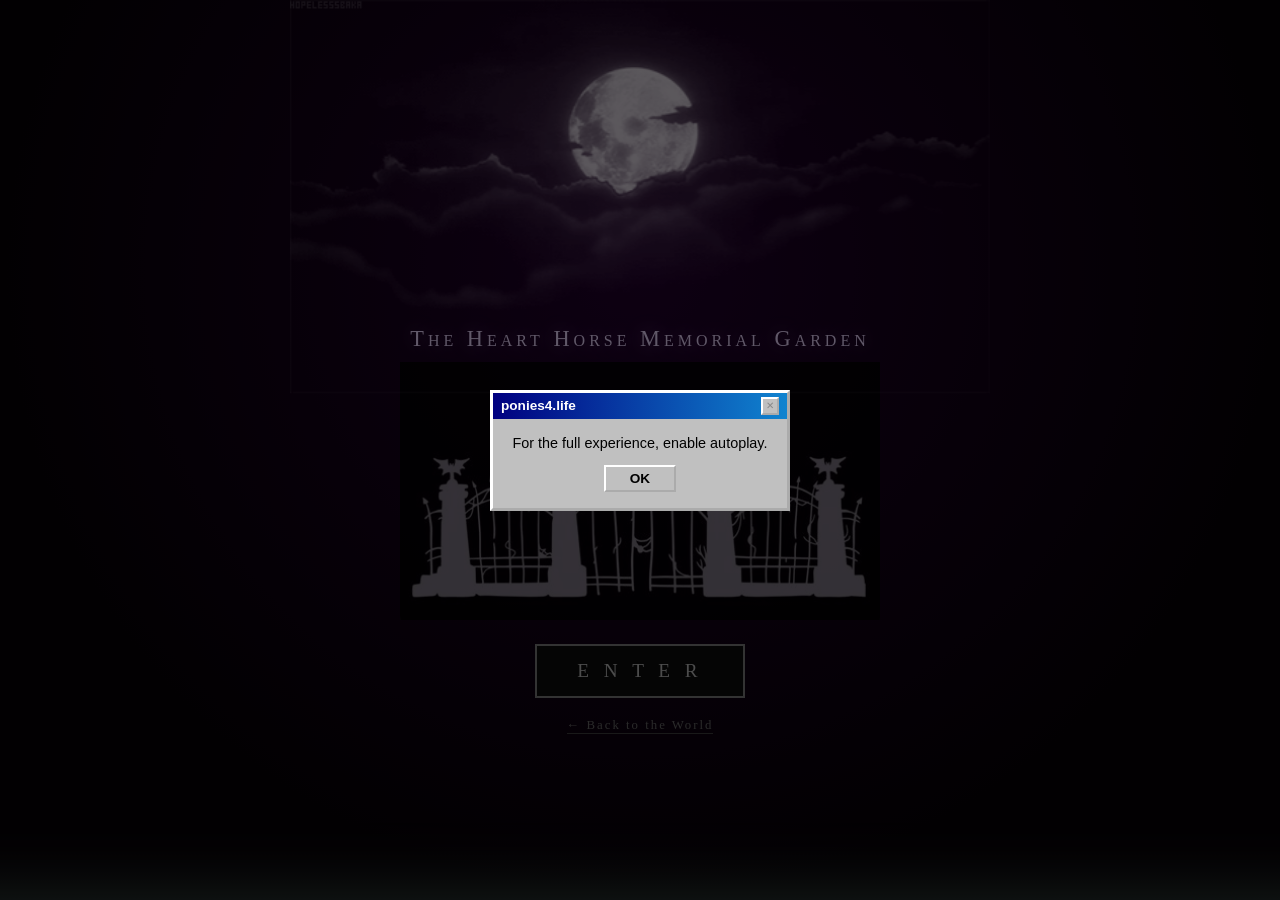
<file: cemetery-gate.html>
<!DOCTYPE html>
<html lang="en">
<head>
<meta charset="UTF-8">
<meta name="viewport" content="width=device-width, initial-scale=1">
<title>Enter — PONIES4.LIFE</title>
<link rel="stylesheet" href="css/style.css">
<style>
  body {
    cursor: url("[data-uri]"), auto;
    background: #050005;
    background-image: radial-gradient(ellipse at 50% 30%, rgba(30,0,40,0.9) 0%, #050005 70%);
    min-height: 100vh;
    display: flex;
    align-items: center;
    justify-content: center;
    flex-direction: column;
    overflow-x: hidden;
  }

  .gate-title {
    font-family: "Georgia", serif;
    color: #c0b0d0;
    font-size: 1.4em;
    letter-spacing: 4px;
    font-variant: small-caps;
    text-shadow: 0 0 18px rgba(200,150,255,0.35);
    margin: 160px 0 10px;
    position: relative; z-index: 5;
    text-align: center;
    padding: 0 20px;
  }

  /* Moon clouds strip at top */
  .moon-clouds {
    position: fixed;
    top: 0; left: 50%;
    transform: translateX(-50%);
    width: min(700px, 100vw);
    pointer-events: none;
    z-index: 4;
    opacity: 0.7;
    mix-blend-mode: screen;
  }

  /* Gate scene wrapper */
  .gate-scene {
    position: relative;
    width: min(480px, 90vw);
    aspect-ratio: 474 / 255;
    margin: 0 auto;
    z-index: 3;
    perspective: 1200px;
  }
  .gate-half {
    position: absolute;
    top: 0;
    width: 100%;
    height: 100%;
    z-index: 2;
    filter: invert(1) brightness(0.5) hue-rotate(200deg) saturate(0.6);
    opacity: 0.78;
    display: block;
    transition: transform 1.1s ease-in;
  }
  .gate-left {
    left: 0;
    clip-path: inset(0 50% 0 0);
    transform-origin: 0% center;
  }
  .gate-right {
    left: 0;
    clip-path: inset(0 0 0 50%);
    transform-origin: 100% center;
  }
  .gate-scene.open .gate-left { transform: rotateY(-100deg); }
  .gate-scene.open .gate-right { transform: rotateY(100deg); }

  .enter-btn {
    background: #0a0a0a;
    border: 2px solid #666;
    color: #999;
    font-family: "Georgia", serif;
    font-size: 1.2em;
    letter-spacing: 5px;
    padding: 14px 40px;
    cursor: pointer;
    margin-top: 24px;
    transition: all 0.3s;
    text-transform: uppercase;
    position: relative; z-index: 5;
  }
  .enter-btn:hover {
    border-color: #aaa;
    color: #eee;
    box-shadow: 0 0 20px rgba(200,200,200,0.2);
  }

  /* Fog at bottom */
  @keyframes fog1 { 0%{transform:translateX(-12%);opacity:0} 20%{opacity:1} 80%{opacity:1} 100%{transform:translateX(12%);opacity:0} }
  @keyframes fog2 { 0%{transform:translateX(12%);opacity:0} 20%{opacity:1} 80%{opacity:1} 100%{transform:translateX(-12%);opacity:0} }
  .fog {
    position: fixed; bottom: 0; left: -20%; width: 140%;
    pointer-events: none; z-index: 2; border-radius: 50% 50% 0 0;
    -webkit-mask-image: linear-gradient(to top, rgba(0,0,0,0.6) 0%, rgba(0,0,0,0.2) 60%, transparent 100%);
    mask-image: linear-gradient(to top, rgba(0,0,0,0.6) 0%, rgba(0,0,0,0.2) 60%, transparent 100%);
  }
  .fog-1 { height: 90px; background: linear-gradient(180deg,transparent,rgba(140,200,170,0.10) 50%,rgba(140,200,170,0.18)); animation: fog1 22s ease-in-out infinite; }
  .fog-2 { height: 60px; background: linear-gradient(180deg,transparent,rgba(140,200,170,0.07) 50%,rgba(140,200,170,0.12)); animation: fog2 30s ease-in-out infinite; }

  @keyframes flicker { 0%,100%{opacity:1} 92%{opacity:1} 93%{opacity:0.8} 94%{opacity:1} 97%{opacity:0.9} }
  .flicker { animation: flicker 5s infinite; }
</style>
</head>
<body>

<!-- Autoplay popup -->
<div id="autoplay-overlay" class="win95-overlay">
  <div class="win95-popup">
    <div class="win95-titlebar">
      <span>ponies4.life</span>
      <button class="win95-close" disabled>✕</button>
    </div>
    <div class="win95-body">
      <p>For the full experience, enable autoplay.</p>
      <button id="popup-ok" class="win95-ok">OK</button>
    </div>
  </div>
</div>
<div id="yt-player" style="position:fixed;top:-400px;left:-400px;width:320px;height:180px;pointer-events:none"></div>

<!-- Moon clouds -->
<img src="moon-clouds.gif" alt="" class="moon-clouds">

<!-- Fog -->
<div class="fog fog-1"></div>
<div class="fog fog-2"></div>

<p class="gate-title">The Heart Horse Memorial Garden</p>

<div class="gate-scene" id="gate-scene">
  <img src="cemetery-gate-1.png" alt="Cemetery Gate" class="gate-half gate-left flicker">
  <img src="cemetery-gate-1.png" alt="" class="gate-half gate-right flicker">
</div>

<button class="enter-btn" id="enter-btn" onclick="enterGarden()">E N T E R</button>
<a href="index.html" style="display:inline-block;margin-top:20px;color:#555;font-family:'Georgia',serif;font-size:0.8em;letter-spacing:2px;text-decoration:none;border-bottom:1px solid #333;position:relative;z-index:5;">← Back to the World</a>

<script src="js/main.js"></script>
<script>
initAutoplay('dfXqxjMkyQ4'); // Cemetery Gates — The Smiths

function enterGarden() {
  document.getElementById('gate-scene').classList.add('open');
  document.getElementById('enter-btn').disabled = true;
  document.getElementById('enter-btn').style.opacity = '0.3';
  sessionStorage.setItem('gardenAutoplay', '1');
  setTimeout(function() {
    window.location.href = 'memorial-garden.html';
  }, 1100);
}
</script>
<script data-goatcounter="https://ponies4life.goatcounter.com/count" async src="//gc.zgo.at/count.js"></script>
</body>
</html>
</file>
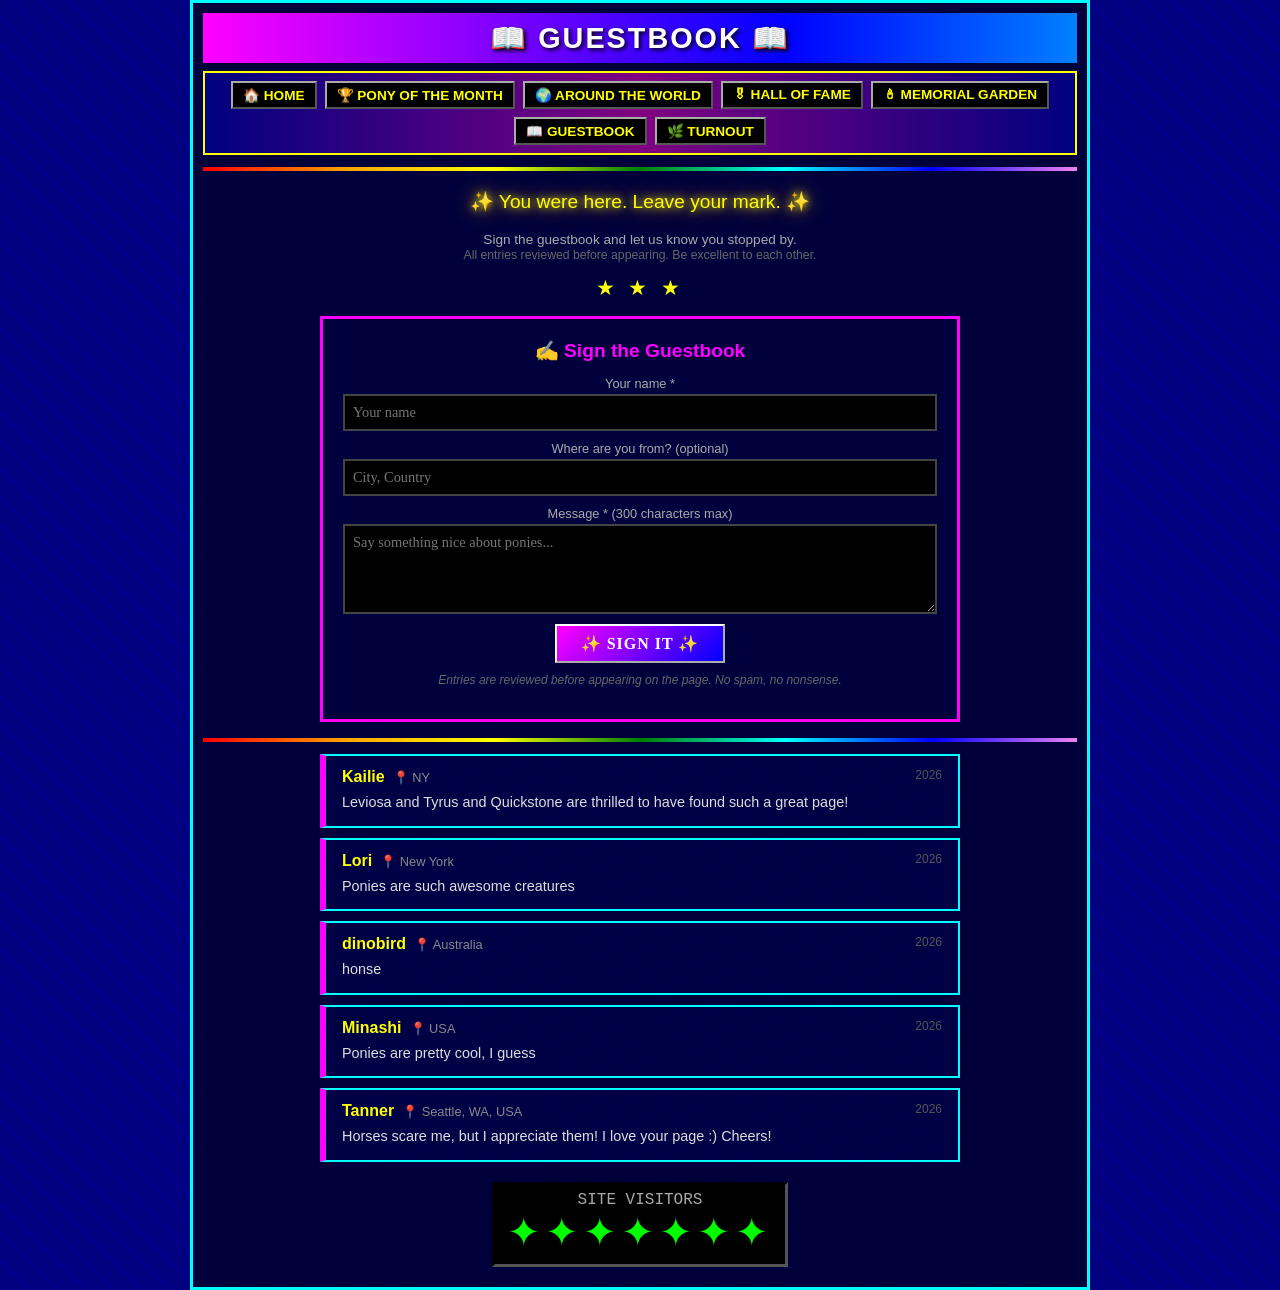
<file: guestbook.html>
<!DOCTYPE html>
<html lang="en">
<head>
<meta charset="UTF-8">
<meta name="viewport" content="width=device-width, initial-scale=1">
<title>Guestbook — PONIES4.LIFE</title>
<link rel="stylesheet" href="css/style.css">
<style>
  .guestbook-entry {
    background: rgba(0,0,80,0.5);
    border: 2px solid var(--neon-cyan);
    border-left: 6px solid var(--neon-pink);
    padding: 12px 16px;
    margin: 10px auto;
    max-width: 640px;
    text-align: left;
  }
  .entry-name {
    color: var(--neon-yellow);
    font-weight: bold;
    font-size: 1em;
  }
  .entry-location {
    color: #888;
    font-size: 0.8em;
    margin-left: 8px;
  }
  .entry-date {
    color: #555;
    font-size: 0.75em;
    float: right;
  }
  .entry-message {
    color: #ddd;
    font-size: 0.9em;
    margin-top: 6px;
    line-height: 1.5;
  }
  .gb-form {
    background: rgba(0,0,60,0.6);
    border: 3px solid var(--neon-pink);
    padding: 20px;
    margin: 16px auto;
    max-width: 640px;
  }
  .gb-form h3 { color: var(--neon-pink); margin: 0 0 14px; font-size: 1.2em; }
  .gb-form input,
  .gb-form textarea {
    width: 100%;
    background: #000;
    border: 2px solid #444;
    color: #fff;
    font-family: "Comic Sans MS", cursive;
    font-size: 0.9em;
    padding: 8px;
    margin-bottom: 10px;
    display: block;
  }
  .gb-form input:focus,
  .gb-form textarea:focus {
    border-color: var(--neon-cyan);
    outline: none;
  }
  .gb-form textarea { height: 90px; resize: vertical; }
  .gb-form label { color: #aaa; font-size: 0.8em; display: block; margin-bottom: 3px; }
  .gb-submit {
    background: linear-gradient(135deg, #ff00ff, #0000ff);
    border: 2px outset #fff;
    color: #fff;
    font-family: "Comic Sans MS", cursive;
    font-size: 1em;
    font-weight: bold;
    padding: 8px 24px;
    cursor: pointer;
    letter-spacing: 1px;
  }
  .gb-submit:hover { background: linear-gradient(135deg, #ff44ff, #4444ff); }
  .gb-submit:active { border-style: inset; }
  .hidden { display: none; }
  .gb-note {
    color: #666;
    font-size: 0.75em;
    font-style: italic;
    margin-top: 10px;
  }
  .success-msg {
    display: none;
    background: #003300;
    border: 2px solid var(--neon-lime);
    color: var(--neon-lime);
    padding: 12px;
    margin-top: 10px;
    font-size: 0.9em;
  }
  .gb-empty {
    color: #555;
    font-style: italic;
    padding: 20px;
  }
</style>
</head>
<body>
<div class="page-wrap">
  <div class="page-title-bar">📖 GUESTBOOK 📖</div>

  <nav class="geocities-nav">
    <a href="index.html">🏠 HOME</a>
    <a href="pony-of-the-month.html">🏆 PONY OF THE MONTH</a>
    <a href="ponies-around-the-world.html">🌍 AROUND THE WORLD</a>
    <a href="hall-of-fame.html">🎖 HALL OF FAME</a>
    <a href="cemetery-gate.html">🕯 MEMORIAL GARDEN</a>
    <a href="guestbook.html">📖 GUESTBOOK</a>
    <a href="turnout.html">🌿 TURNOUT</a>
  </nav>

  <hr class="rainbow-hr">

  <p class="sparkle-text">✨ You were here. Leave your mark. ✨</p>
  <p style="color:#aaa;font-size:0.85em;">Sign the guestbook and let us know you stopped by.<br>
  <span style="font-size:0.9em;color:#666">All entries reviewed before appearing. Be excellent to each other.</span></p>

  <div class="star-divider">★ ★ ★</div>

  <!-- SIGN THE GUESTBOOK -->
  <div class="gb-form">
    <h3>✍ Sign the Guestbook</h3>
    <div id="success-msg" style="display:none;color:var(--neon-pink);padding:12px 0;font-family:'Georgia',serif;">
      🐴 Thank you for signing! Your entry will appear after review.
    </div>
    <div id="error-msg" style="display:none;color:#ff6666;padding:8px 0;font-size:0.85em;"></div>

    <form id="gb-form" action="https://formspree.io/f/xojrvker" method="POST">
      <label for="gb-name">Your name *</label>
      <input type="text" id="gb-name" name="name" placeholder="Your name" required maxlength="60">

      <label for="gb-location">Where are you from? (optional)</label>
      <input type="text" id="gb-location" name="location" placeholder="City, Country" maxlength="80">

      <label for="gb-message">Message * (300 characters max)</label>
      <textarea id="gb-message" name="message" placeholder="Say something nice about ponies..." required maxlength="300"></textarea>

      <button type="submit" class="gb-submit">✨ SIGN IT ✨</button>
      <p class="gb-note">Entries are reviewed before appearing on the page. No spam, no nonsense.</p>
    </form>
  </div>

  <hr class="rainbow-hr">

  <!-- DISPLAY ENTRIES -->
  <div id="gb-entries">
    <div class="gb-empty">Be the first to sign!</div>
  </div>

  <div class="counter-wrap">
    <span class="counter-label">SITE VISITORS</span>
    <span id="visitor-count">0000000</span>
  </div>
</div>

<script src="js/main.js"></script>
<script>
document.getElementById('gb-form').addEventListener('submit', function(e) {
  e.preventDefault();
  var form = this;
  var btn = form.querySelector('button[type=submit]');
  btn.disabled = true;
  fetch('https://formspree.io/f/xojrvker', {
    method: 'POST',
    body: new FormData(form),
    headers: { 'Accept': 'application/json' }
  }).then(function(r) {
    if (r.ok) {
      form.style.display = 'none';
      document.getElementById('success-msg').style.display = 'block';
    } else {
      btn.disabled = false;
      document.getElementById('error-msg').textContent = 'Something went wrong. Please try again.';
      document.getElementById('error-msg').style.display = 'block';
    }
  }).catch(function() {
    btn.disabled = false;
    document.getElementById('error-msg').textContent = 'Could not connect. Please try again.';
    document.getElementById('error-msg').style.display = 'block';
  });
});

// Load displayed entries from JSON
fetch('data/guestbook.json')
  .then(function(r) { return r.json(); })
  .then(function(entries) {
    if (!entries.length) return;
    var container = document.getElementById('gb-entries');
    container.innerHTML = entries.map(function(e) {
      return [
        '<div class="guestbook-entry">',
          '<span class="entry-date">' + esc(e.date || '') + '</span>',
          '<span class="entry-name">' + esc(e.name) + '</span>',
          e.location ? '<span class="entry-location">📍 ' + esc(e.location) + '</span>' : '',
          '<div class="entry-message">' + esc(e.message) + '</div>',
        '</div>'
      ].join('');
    }).join('');
  });

function esc(s) {
  return String(s).replace(/&/g,'&amp;').replace(/</g,'&lt;').replace(/>/g,'&gt;').replace(/"/g,'&quot;');
}
</script>
<script data-goatcounter="https://ponies4life.goatcounter.com/count" async src="//gc.zgo.at/count.js"></script>
</body>
</html>
</file>
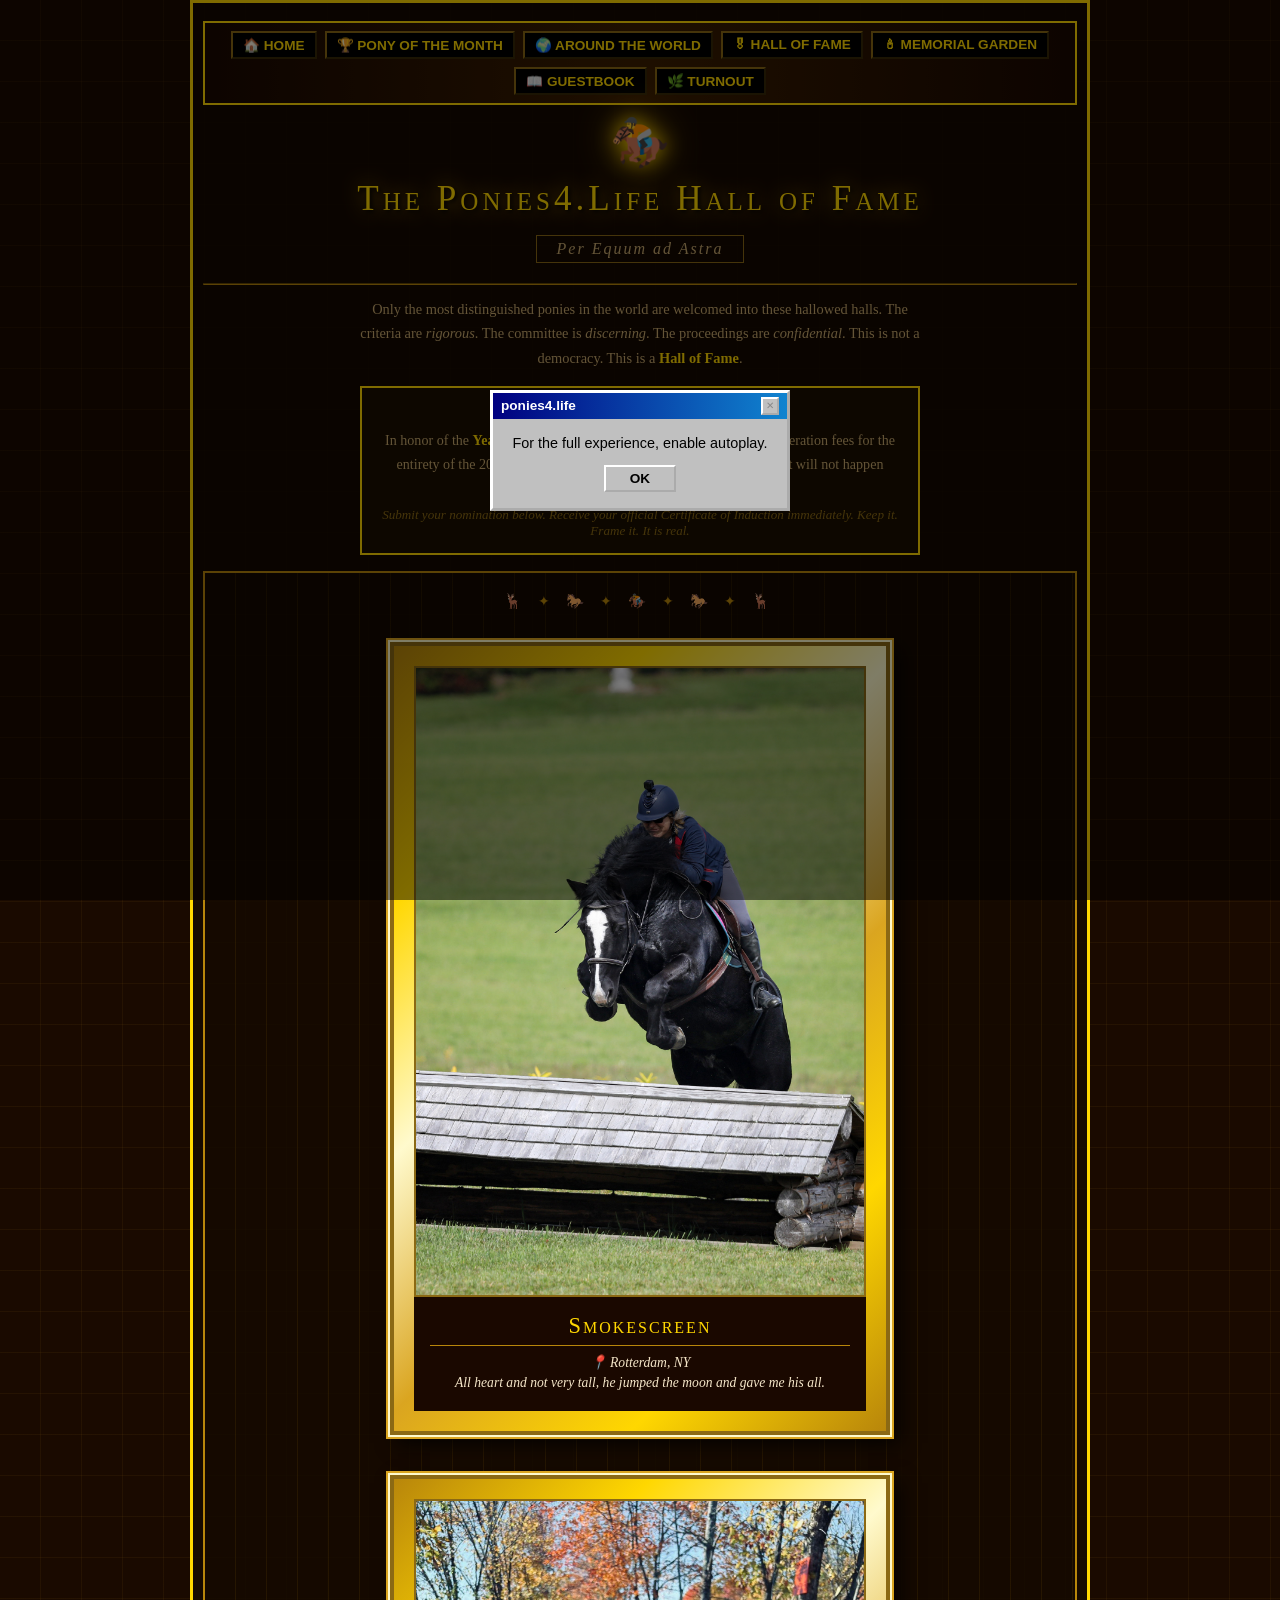
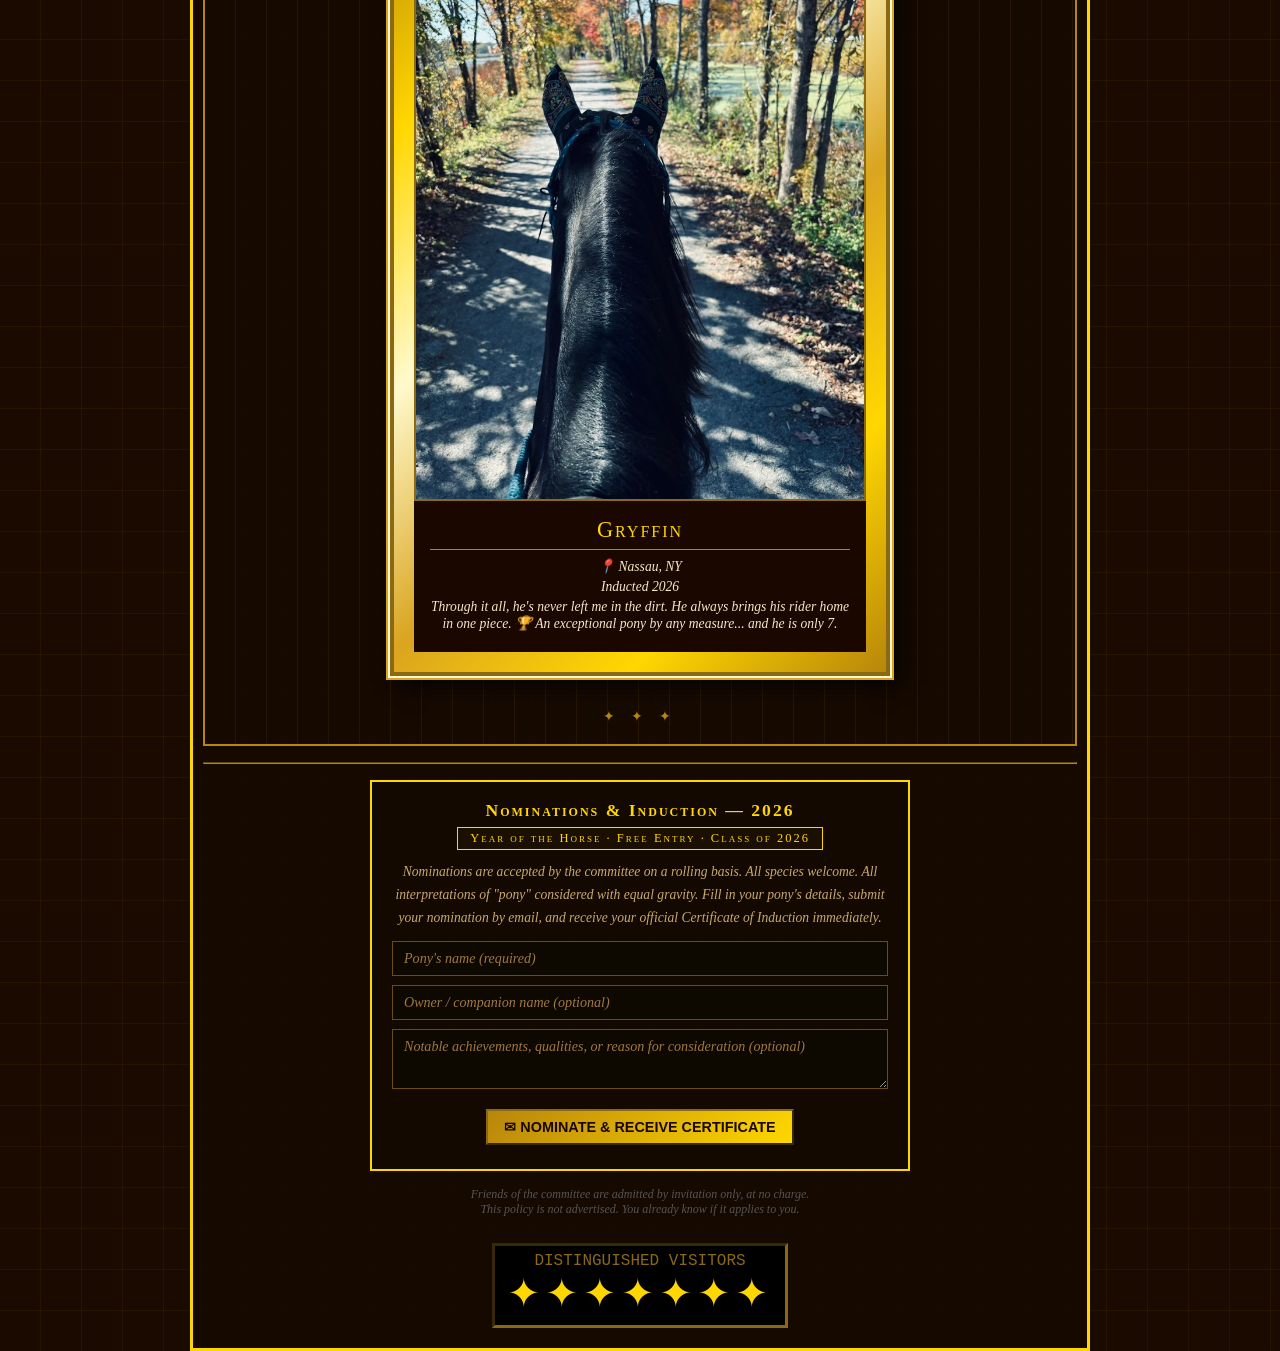
<file: hall-of-fame.html>
<!DOCTYPE html>
<html lang="en">
<head>
<meta charset="UTF-8">
<meta name="viewport" content="width=device-width, initial-scale=1">
<title>Hall of Fame — PONIES4.LIFE</title>
<link rel="stylesheet" href="css/style.css">
<style>
  .hof-header-crest {
    font-size: 3em;
    margin: 10px 0 4px;
    text-shadow: 0 0 20px var(--gold), 0 0 40px #b8860b;
  }
  .hof-title {
    font-family: "Georgia", "Times New Roman", serif;
    font-size: 2.2em;
    color: var(--gold);
    letter-spacing: 4px;
    font-variant: small-caps;
    text-shadow: 2px 2px 4px #000, 0 0 20px #b8860b;
    margin: 8px 0;
  }
  .hof-motto {
    font-family: "Georgia", serif;
    color: #c8a96e;
    font-style: italic;
    font-size: 1em;
    border: 1px solid #8b6914;
    display: inline-block;
    padding: 4px 20px;
    margin: 8px 0;
    letter-spacing: 2px;
  }
  .hof-rule { border-color: #8b6914; }
  .submission-box {
    background: rgba(20,10,0,0.7);
    border: 2px solid var(--gold-dark);
    padding: 16px;
    margin: 16px auto;
    max-width: 520px;
    font-family: "Georgia", serif;
  }
  .submission-box h3 { color: var(--gold); font-variant: small-caps; margin: 0 0 10px; }
  .fee-note {
    background: #1a0800;
    border: 1px solid var(--gold-dark);
    padding: 10px 16px;
    font-size: 0.85em;
    color: #c8a96e;
    margin: 10px 0;
    font-style: italic;
  }
  .hof-empty {
    color: #c8a96e;
    font-family: "Georgia", serif;
    font-style: italic;
    padding: 40px;
    font-size: 1.05em;
  }
  /* ---- Cert form ---- */
  .cert-form-section {
    background: rgba(20,10,0,0.75);
    border: 2px solid var(--gold);
    padding: 18px 20px;
    margin: 16px auto;
    max-width: 540px;
    font-family: "Georgia", serif;
  }
  .cert-form-section h3 {
    color: var(--gold);
    font-variant: small-caps;
    letter-spacing: 2px;
    margin: 0 0 6px;
    font-size: 1.1em;
  }
  .cert-form-section .year-badge {
    display: inline-block;
    background: #1a0f00;
    border: 1px solid var(--gold);
    color: var(--gold);
    font-size: 0.78em;
    letter-spacing: 2px;
    padding: 3px 12px;
    margin: 0 0 10px;
    font-variant: small-caps;
  }
  .cert-form-section p {
    color: #c8a96e;
    font-size: 0.85em;
    line-height: 1.7;
    margin: 0 0 12px;
    font-style: italic;
  }
  .cert-form { display: flex; flex-direction: column; gap: 9px; margin: 0 0 14px; }
  .cert-form input, .cert-form textarea {
    background: #0d0800;
    border: 1px solid #6a4c10;
    color: #f0d080;
    font-family: "Georgia", serif;
    font-size: 0.88em;
    padding: 8px 11px;
    outline: none;
    width: 100%;
    box-sizing: border-box;
  }
  .cert-form input:focus, .cert-form textarea:focus { border-color: var(--gold); }
  .cert-form input::placeholder, .cert-form textarea::placeholder { color: #a07840; font-style: italic; }
  .cert-form textarea { resize: vertical; min-height: 60px; }
  .cert-result {
    display: none;
    margin-top: 16px;
    padding-top: 14px;
    border-top: 1px solid #6a4c10;
    text-align: center;
  }
  .cert-result p { font-style: italic; color: #c8a96e; font-size: 0.85em; margin: 0 0 10px; }
  .cert-canvas { display: block; max-width: 100%; border: 1px solid #b8860b; margin: 0 auto 12px; }
  .cert-dl-btn {
    display: inline-block;
    background: linear-gradient(135deg, #b8860b, #ffd700);
    color: #1a0800;
    font-family: "Georgia", serif;
    font-variant: small-caps;
    font-weight: bold;
    letter-spacing: 1px;
    padding: 8px 20px;
    text-decoration: none;
    border: none;
    font-size: 0.9em;
    cursor: pointer;
  }

  /* Fox hunt decorative border */
  .hunt-border {
    border: 2px solid var(--gold-dark);
    background: repeating-linear-gradient(
      90deg,
      transparent, transparent 30px,
      rgba(184,134,11,0.1) 30px, rgba(184,134,11,0.1) 31px
    );
    padding: 20px;
    margin: 16px 0;
    position: relative;
  }
  .hunt-border::before {
    content: '🦌  ✦  🐎  ✦  🏇  ✦  🐎  ✦  🦌';
    display: block;
    font-size: 0.9em;
    color: var(--gold-dark);
    letter-spacing: 6px;
    margin-bottom: 12px;
    text-align: center;
  }
  .hunt-border::after {
    content: '✦  ✦  ✦';
    display: block;
    font-size: 0.9em;
    color: var(--gold-dark);
    letter-spacing: 6px;
    margin-top: 12px;
    text-align: center;
  }
</style>
</head>
<body class="hunt-club">
<div id="autoplay-overlay" class="win95-overlay">
  <div class="win95-popup">
    <div class="win95-titlebar">
      <span>ponies4.life</span>
      <button class="win95-close" disabled>✕</button>
    </div>
    <div class="win95-body">
      <p>For the full experience, enable autoplay.</p>
      <button id="popup-ok" class="win95-ok">OK</button>
    </div>
  </div>
</div>
<div id="yt-player" style="position:fixed;top:-400px;left:-400px;width:320px;height:180px;pointer-events:none"></div>

<!-- Autoplay popup — no music specified for HOF in brief, skip -->

<div class="page-wrap">
  <nav class="geocities-nav">
    <a href="index.html">🏠 HOME</a>
    <a href="pony-of-the-month.html">🏆 PONY OF THE MONTH</a>
    <a href="ponies-around-the-world.html">🌍 AROUND THE WORLD</a>
    <a href="hall-of-fame.html">🎖 HALL OF FAME</a>
    <a href="cemetery-gate.html">🕯 MEMORIAL GARDEN</a>
    <a href="guestbook.html">📖 GUESTBOOK</a>
    <a href="turnout.html">🌿 TURNOUT</a>
  </nav>

  <div class="hof-header-crest">🏇</div>
  <div class="hof-title">The Ponies4.Life Hall of Fame</div>
  <div class="hof-motto">Per Equum ad Astra</div>

  <hr style="border-color:var(--gold-dark);margin:12px 0;">

  <p style="font-family:Georgia,serif;color:#c8a96e;font-size:0.9em;max-width:560px;margin:0 auto 16px;line-height:1.7;">
    Only the most distinguished ponies in the world are welcomed into these hallowed halls.
    The criteria are <em>rigorous</em>. The committee is <em>discerning</em>.
    The proceedings are <em>confidential</em>.
    This is not a democracy. This is a <strong style="color:var(--gold)">Hall of Fame</strong>.
  </p>


  <div style="background:#1a0f00;border:2px solid var(--gold);padding:14px 20px;margin:0 auto 16px;max-width:560px;font-family:Georgia,serif;">
    <p style="color:var(--gold);font-variant:small-caps;letter-spacing:2px;font-size:1em;margin:0 0 8px;">⭐ Free Entry — All of 2026 ⭐</p>
    <p style="color:#c8a96e;font-size:0.88em;line-height:1.7;margin:0 0 6px;">
      In honor of the <strong style="color:var(--gold)">Year of the Horse</strong>, the committee has waived all consideration fees
      for the entirety of the 2026 calendar year. This is an unprecedented gesture. It will not happen again.
    </p>
    <p style="color:#8b6914;font-size:0.82em;font-style:italic;margin:0;">
      Submit your nomination below. Receive your official Certificate of Induction immediately. Keep it. Frame it. It is real.
    </p>
  </div>

  <div class="hunt-border">
    <div id="hof-container">
      <div class="hof-empty">The Hall awaits its first inductee.<br>
      <span style="font-size:0.85em;color:#8b6914">Check back after the committee convenes.</span></div>
    </div>
  </div>

  <hr style="border-color:var(--gold-dark);margin:12px 0;">

  <div class="cert-form-section">
    <h3>Nominations &amp; Induction — 2026</h3>
    <div class="year-badge">Year of the Horse · Free Entry · Class of 2026</div>
    <p>
      Nominations are accepted by the committee on a rolling basis. All species welcome.
      All interpretations of "pony" considered with equal gravity. Fill in your pony's details,
      submit your nomination by email, and receive your official Certificate of Induction immediately.
    </p>
    <div class="cert-form">
      <input type="text" id="hof-pony-name" placeholder="Pony's name (required)" maxlength="60">
      <input type="text" id="hof-owner-name" placeholder="Owner / companion name (optional)" maxlength="60">
      <textarea id="hof-achievements" placeholder="Notable achievements, qualities, or reason for consideration (optional)"></textarea>
    </div>
    <button class="email-btn" style="background:linear-gradient(135deg,#b8860b,#ffd700);color:#1a0800;border-color:#8b6914;"
      onclick="submitHOFWithCert()">✉ NOMINATE &amp; RECEIVE CERTIFICATE</button>

    <div class="cert-result" id="hof-cert-result">
      <p>Your nomination has been submitted. Here is your official Certificate of Induction. Download it. Keep it. It is real.</p>
      <canvas class="cert-canvas" id="hof-cert-canvas"></canvas>
      <a class="cert-dl-btn" id="hof-cert-dl">⬇ Download Certificate</a>
    </div>
  </div>

  <p style="color:#555;font-size:0.75em;font-family:Georgia,serif;font-style:italic;margin:16px;">
    Friends of the committee are admitted by invitation only, at no charge.<br>
    This policy is not advertised. You already know if it applies to you.
  </p>

  <div class="counter-wrap" style="border-color:#8b6914;">
    <span class="counter-label" style="color:#8b6914;">DISTINGUISHED VISITORS</span>
    <span id="visitor-count" style="color:var(--gold);">0000000</span>
  </div>
</div>

<script src="js/main.js"></script>
<script src="js/certificates.js"></script>
<script>
loadHallOfFame();
initAutoplay('mk48xRzuNvA', 30);

function submitHOFWithCert() {
  var ponuName = document.getElementById('hof-pony-name').value.trim();
  var ownerName = document.getElementById('hof-owner-name').value.trim();
  var achievements = document.getElementById('hof-achievements').value.trim();
  if (!ponuName) {
    alert("Please enter your pony’s name to proceed.");
    return;
  }
  var u = 'ponies', d = 'ponies4.life';
  var body = [
    'Hi! 🏆 Hall of Fame nomination — 2026 Year of the Horse FREE ENTRY!',
    '',
    '————————————————————————',
    '🏆 HALL OF FAME NOMINATION',
    '————————————————————————',
    'Name: ' + ponuName,
    'Owner/Companion: ' + (ownerName || '(not provided)'),
    'Notable achievements / reason for consideration:',
    achievements || '(not provided)',
    '',
    '————————————————————————',
    '📌 ALSO ADD TO PONIES AROUND THE WORLD? (optional)',
    '————————————————————————',
    'Location (city, country):',
    'Fun fact or description:',
    '',
    'Thank you! 🌈'
  ].join('\n');
  window.location.href = 'mailto:' + u + '@' + d
    + '?subject=' + encodeURIComponent('Hall of Fame Nomination — ' + ponuName + ' — Ponies4.life')
    + '&body=' + encodeURIComponent(body);

  var canvas = document.getElementById('hof-cert-canvas');
  drawHOFCertificate(canvas, ponuName, ownerName);
  var dl = document.getElementById('hof-cert-dl');
  dl.href = canvas.toDataURL('image/png');
  dl.download = 'ponies4life-hof-' + ponuName.toLowerCase().replace(/[^a-z0-9]+/g, '-') + '.png';
  document.getElementById('hof-cert-result').style.display = 'block';
  document.getElementById('hof-cert-result').scrollIntoView({ behavior: 'smooth' });
}
</script>
<script data-goatcounter="https://ponies4life.goatcounter.com/count" async src="//gc.zgo.at/count.js"></script>
</body>
</html>
</file>
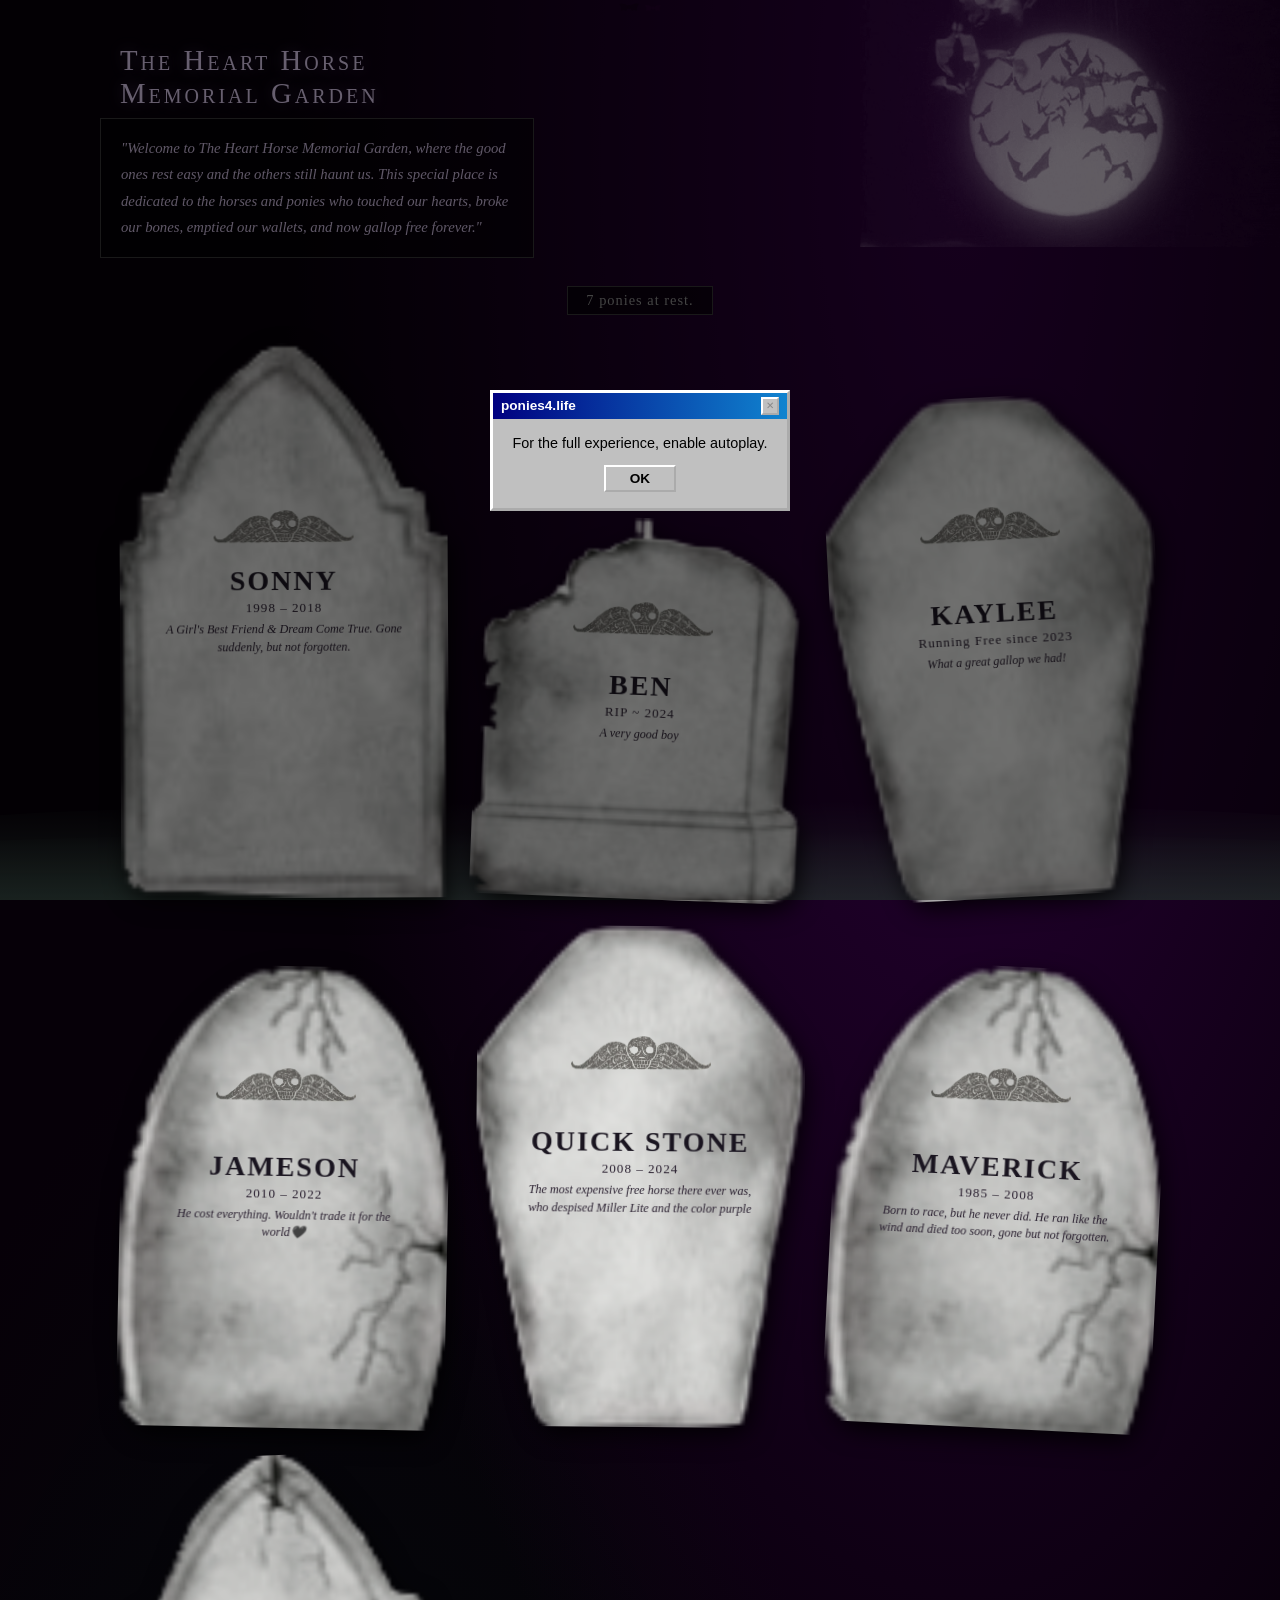
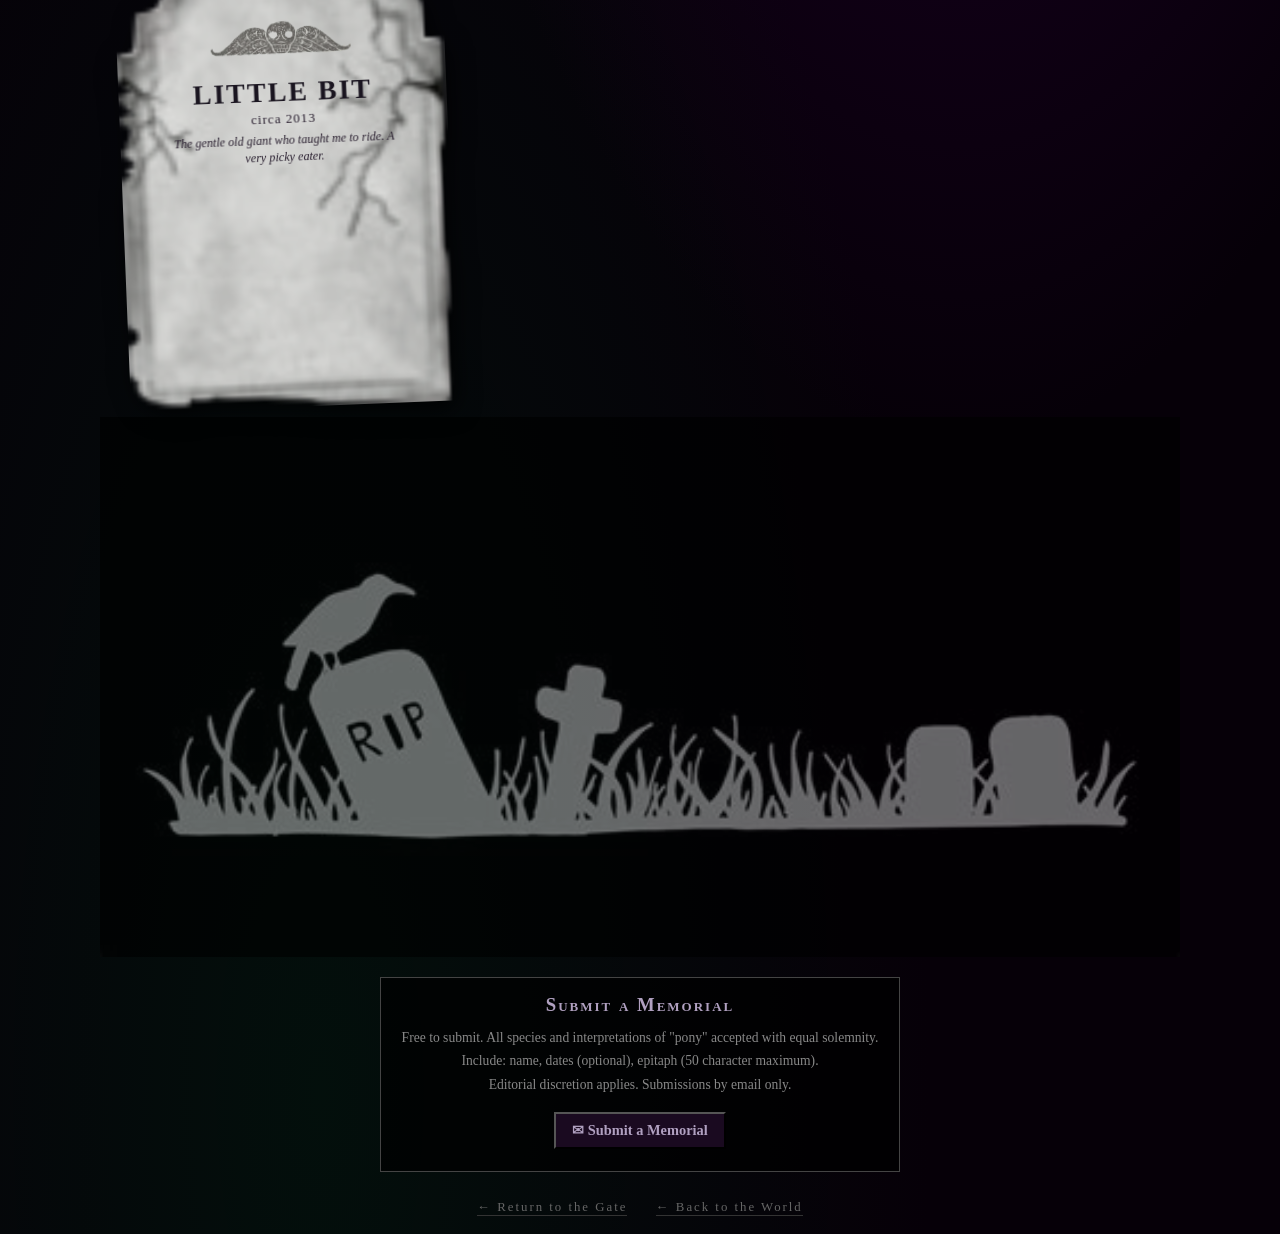
<file: memorial-garden.html>
<!DOCTYPE html>
<html lang="en">
<head>
<meta charset="UTF-8">
<meta name="viewport" content="width=device-width, initial-scale=1">
<title>Heart Horse Memorial Garden — PONIES4.LIFE</title>
<link rel="stylesheet" href="css/style.css">
<style>
  body.memorial {
    cursor: url("[data-uri]"), auto;
    background: #060008;
    background-image:
      radial-gradient(ellipse at 75% 5%, rgba(60,0,80,0.7) 0%, transparent 50%),
      radial-gradient(ellipse at 25% 95%, rgba(0,30,15,0.5) 0%, transparent 45%);
    min-height: 100vh;
    position: relative;
  }
  /* Moon replaced by GIF */


  /* Fog */
  @keyframes fog1 { 0%{transform:translateX(-15%);opacity:0} 20%{opacity:0.5} 80%{opacity:0.5} 100%{transform:translateX(15%);opacity:0} }
  @keyframes fog2 { 0%{transform:translateX(15%);opacity:0} 20%{opacity:0.4} 80%{opacity:0.4} 100%{transform:translateX(-15%);opacity:0} }
  .fog { position: fixed; bottom: 0; left:-20%; width:140%; height:100px; pointer-events:none; z-index:2; border-radius:50% 50% 0 0; }
  .fog-1 { background:linear-gradient(180deg,transparent,rgba(140,200,170,0.12) 50%,rgba(140,200,170,0.22)); animation:fog1 20s ease-in-out infinite; }
  .fog-2 { background:linear-gradient(180deg,transparent,rgba(140,200,170,0.08) 50%,rgba(140,200,170,0.15)); animation:fog2 28s ease-in-out infinite; height:70px; }

  /* Gate top */
  .garden-gate-top { margin: 0 auto 0; display: block; }

  /* Header */
  .garden-header {
    font-family: "Georgia", "Times New Roman", serif;
    color: #c0b0d0;
    width: min(434px, calc(100% - 40px));
    margin: 0 0 20px;
    font-size: 0.92em;
    line-height: 1.8;
    font-style: italic;
    text-align: left;
    border: 1px solid #333;
    padding: 16px 20px;
    background: rgba(0,0,0,0.5);
    position: relative; z-index: 3;
    box-sizing: border-box;
  }
  .garden-title {
    font-family: "Georgia", serif;
    font-size: 1.8em;
    color: #d0c0e0;
    font-variant: small-caps;
    letter-spacing: 3px;
    text-shadow: 0 0 15px rgba(200,150,255,0.3);
    margin: 16px 0 8px;
    position: relative; z-index: 3;
  }
  .grave-count {
    font-family: "Georgia", serif;
    font-size: 0.9em;
    color: #888;
    border: 1px solid #333;
    display: inline-block;
    padding: 5px 18px;
    margin: 8px;
    background: rgba(0,0,0,0.6);
    letter-spacing: 1px;
    position: relative; z-index: 3;
  }
  .gravestone-grid {
    position: relative; z-index: 3;
  }
  /* Submit section */
  .memorial-submit {
    position: relative; z-index: 3;
    background: rgba(0,0,0,0.7);
    border: 1px solid #444;
    padding: 16px 20px;
    margin: 20px auto;
    max-width: 520px;
    font-family: "Georgia", serif;
  }
  .memorial-submit h3 { color: #b0a0c0; font-variant: small-caps; letter-spacing: 2px; margin: 0 0 10px; }
  .memorial-submit p { color: #888; font-size: 0.85em; line-height: 1.7; margin: 0 0 10px; }
  .memorial-submit .email-btn {
    background: #1a0a20;
    border-color: #555;
    color: #b0a0c0;
    font-family: "Georgia", serif;
  }

  /* Back link */
  .back-link {
    position: relative; z-index: 3;
    display: inline-block;
    color: #666;
    font-family: "Georgia", serif;
    font-size: 0.8em;
    margin: 8px;
    letter-spacing: 2px;
    text-decoration: none;
    border-bottom: 1px solid #333;
  }
  .back-link:hover { color: #aaa; }

  /* Ground strip */
  .ground-strip {
    position: relative; z-index: 3;
    height: 30px;
    background: linear-gradient(180deg, transparent, #0a0a05);
    margin-top: 20px;
  }
</style>
</head>
<body class="memorial">


<!-- Bats & Moon GIF -->
<img src="flying-bats-moon.gif" alt="" style="position:absolute;top:0;right:0;width:min(420px,55vw);pointer-events:none;z-index:4;mix-blend-mode:screen;opacity:0.75;">

<svg class="bat-svg" width="22" height="13" viewBox="0 0 22 13" xmlns="http://www.w3.org/2000/svg">
  <path d="M11,6 Q6,1 1,3 Q4,6 3,10 Q6,8 8,10 Q9,7 11,6Z" fill="#15001a"/>
  <path d="M11,6 Q16,1 21,3 Q18,6 19,10 Q16,8 14,10 Q13,7 11,6Z" fill="#15001a"/>
  <circle cx="11" cy="6" r="2" fill="#15001a"/>
</svg>
<svg class="bat-svg" width="18" height="11" viewBox="0 0 18 11" xmlns="http://www.w3.org/2000/svg">
  <path d="M9,5 Q5,1 1,2 Q3,5 2,8 Q5,7 6,8 Q7,6 9,5Z" fill="#200028"/>
  <path d="M9,5 Q13,1 17,2 Q15,5 16,8 Q13,7 12,8 Q11,6 9,5Z" fill="#200028"/>
  <circle cx="9" cy="5" r="1.8" fill="#200028"/>
</svg>

<!-- Fog -->
<div class="fog fog-1"></div>
<div class="fog fog-2"></div>

<!-- Autoplay popup -->
<div id="autoplay-overlay" class="win95-overlay">
  <div class="win95-popup">
    <div class="win95-titlebar">
      <span>ponies4.life</span>
      <button class="win95-close" disabled>✕</button>
    </div>
    <div class="win95-body">
      <p>For the full experience, enable autoplay.</p>
      <button id="popup-ok" class="win95-ok">OK</button>
    </div>
  </div>
</div>
<div id="yt-player" style="position:fixed;top:-400px;left:-400px;width:320px;height:180px;pointer-events:none"></div>

<div class="page-wrap" style="max-width:1100px;background:transparent;border:none;">

  <div class="garden-title" style="text-align:left;padding-left:20px;">The Heart Horse<br>Memorial Garden</div>

  <div class="garden-header">
    "Welcome to The Heart Horse Memorial Garden, where the good ones rest easy and the others still haunt us. This special place is dedicated to the horses and ponies who touched our hearts, broke our bones, emptied our wallets, and now gallop free forever."
  </div>

  <div class="grave-count"><span id="grave-count">0</span> ponies at rest.</div>

  <div class="gravestone-grid" id="grave-grid"></div>

  <img src="raven-gravestones.png" alt="" class="cemetery-scene">

  <div class="memorial-submit">
    <h3>Submit a Memorial</h3>
    <p>
      Free to submit. All species and interpretations of "pony" accepted with equal solemnity.
      Include: name, dates (optional), epitaph (50 character maximum).<br>
      Editorial discretion applies. Submissions by email only.
    </p>
    <button class="email-btn" onclick="submitMemorial()">✉ Submit a Memorial</button>
  </div>

  <a href="cemetery-gate.html" class="back-link">← Return to the Gate</a>
  <a href="index.html" class="back-link" style="margin-left:16px;">← Back to the World</a>

</div>

<script src="js/main.js"></script>
<script>
sessionStorage.removeItem('gardenAutoplay');
initAutoplay('zuuObGsB0No'); // Love Will Tear Us Apart — Joy Division

loadGravestones();
</script>
<script data-goatcounter="https://ponies4life.goatcounter.com/count" async src="//gc.zgo.at/count.js"></script>
</body>
</html>
</file>
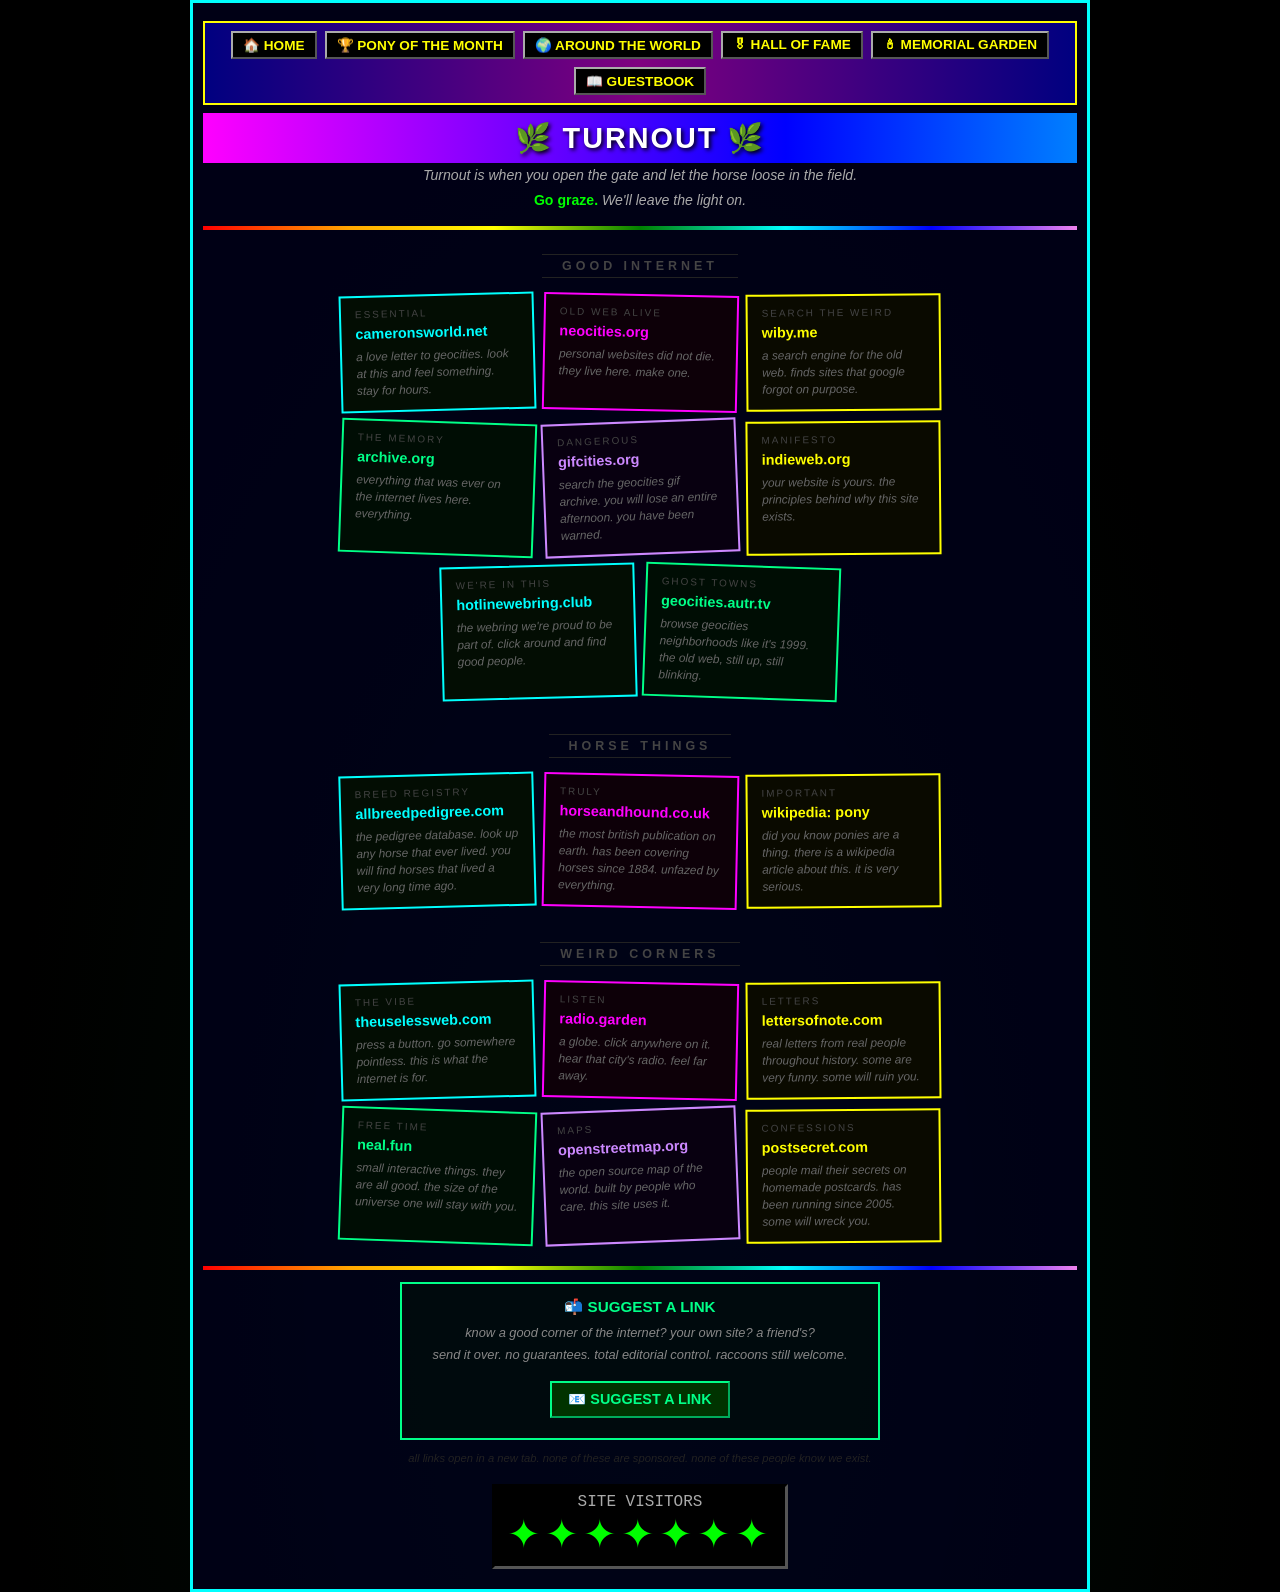
<file: turnout.html>
<!DOCTYPE html>
<html lang="en">
<head>
<meta charset="UTF-8">
<meta name="viewport" content="width=device-width, initial-scale=1">
<title>Turnout — PONIES4.LIFE</title>
<link rel="stylesheet" href="css/style.css">
<style>
  body {
    background: radial-gradient(ellipse at 50% 80%, rgba(0,20,0,0.6) 0%, #000000 70%);
    background-color: #000508;
  }

  .turnout-intro {
    max-width: 560px;
    margin: 0 auto 6px;
    color: #aaa;
    font-size: 0.88em;
    line-height: 1.8;
    font-style: italic;
  }
  .turnout-intro strong { color: var(--neon-lime); font-style: normal; }

  /* ---- scatter board ---- */
  .scatter-board {
    display: flex;
    flex-wrap: wrap;
    gap: 10px 8px;
    justify-content: center;
    max-width: 720px;
    margin: 0 auto 10px;
    padding: 10px 0;
  }

  .link-card {
    background: #030d03;
    border: 2px solid var(--neon-cyan);
    padding: 11px 14px;
    max-width: 195px;
    min-width: 140px;
    text-align: left;
    transform: rotate(-1.5deg);
    transition: transform 0.15s, box-shadow 0.15s;
    position: relative;
  }
  .link-card:nth-child(2n)   { transform: rotate(1.2deg);  border-color: var(--neon-pink); background: #0d0008; }
  .link-card:nth-child(3n)   { transform: rotate(-0.5deg); border-color: var(--neon-yellow); background: #0a0a00; }
  .link-card:nth-child(4n)   { transform: rotate(2deg);    border-color: #00ff88; background: #000d04; }
  .link-card:nth-child(5n)   { transform: rotate(-2.2deg); border-color: #cc88ff; background: #080010; }
  .link-card:hover {
    transform: rotate(0deg) scale(1.04);
    z-index: 20;
    box-shadow: 0 0 18px currentColor;
  }
  .card-tag {
    display: block;
    font-size: 0.62em;
    letter-spacing: 2px;
    text-transform: uppercase;
    color: #444;
    margin-bottom: 5px;
  }
  .card-name {
    display: block;
    font-size: 0.9em;
    font-weight: bold;
    color: var(--neon-cyan);
    text-decoration: none;
    word-break: break-word;
    margin-bottom: 5px;
    line-height: 1.3;
  }
  .link-card:nth-child(2n) .card-name { color: var(--neon-pink); }
  .link-card:nth-child(3n) .card-name { color: var(--neon-yellow); }
  .link-card:nth-child(4n) .card-name { color: #00ff88; }
  .link-card:nth-child(5n) .card-name { color: #cc88ff; }
  .card-name:hover { color: #fff !important; }
  .card-note {
    display: block;
    font-size: 0.74em;
    color: #666;
    font-style: italic;
    line-height: 1.45;
  }

  /* ---- section dividers ---- */
  .field-section {
    margin: 24px auto 6px;
    max-width: 720px;
    text-align: center;
  }
  .field-section h2 {
    display: inline-block;
    font-size: 0.78em;
    letter-spacing: 4px;
    text-transform: uppercase;
    color: #444;
    border-top: 1px solid #222;
    border-bottom: 1px solid #222;
    padding: 4px 20px;
    margin: 0;
  }
</style>
</head>
<body>
<div class="page-wrap">

  <nav class="geocities-nav">
    <a href="index.html">🏠 HOME</a>
    <a href="pony-of-the-month.html">🏆 PONY OF THE MONTH</a>
    <a href="ponies-around-the-world.html">🌍 AROUND THE WORLD</a>
    <a href="hall-of-fame.html">🎖 HALL OF FAME</a>
    <a href="cemetery-gate.html">🕯 MEMORIAL GARDEN</a>
    <a href="guestbook.html">📖 GUESTBOOK</a>
  </nav>

  <div class="page-title-bar">🌿 TURNOUT 🌿</div>

  <p class="turnout-intro">
    Turnout is when you open the gate and let the horse loose in the field.<br>
    <strong>Go graze.</strong> We'll leave the light on.
  </p>

  <hr class="rainbow-hr">

  <!-- GOOD INTERNET -->
  <div class="field-section"><h2>good internet</h2></div>

  <div class="scatter-board">

    <div class="link-card">
      <span class="card-tag">essential</span>
      <a class="card-name" href="https://www.cameronsworld.net" target="_blank" rel="noopener">cameronsworld.net</a>
      <span class="card-note">a love letter to geocities. look at this and feel something. stay for hours.</span>
    </div>

    <div class="link-card">
      <span class="card-tag">old web alive</span>
      <a class="card-name" href="https://neocities.org" target="_blank" rel="noopener">neocities.org</a>
      <span class="card-note">personal websites did not die. they live here. make one.</span>
    </div>

    <div class="link-card">
      <span class="card-tag">search the weird</span>
      <a class="card-name" href="https://wiby.me" target="_blank" rel="noopener">wiby.me</a>
      <span class="card-note">a search engine for the old web. finds sites that google forgot on purpose.</span>
    </div>

    <div class="link-card">
      <span class="card-tag">the memory</span>
      <a class="card-name" href="https://archive.org" target="_blank" rel="noopener">archive.org</a>
      <span class="card-note">everything that was ever on the internet lives here. everything.</span>
    </div>

    <div class="link-card">
      <span class="card-tag">dangerous</span>
      <a class="card-name" href="https://gifcities.org" target="_blank" rel="noopener">gifcities.org</a>
      <span class="card-note">search the geocities gif archive. you will lose an entire afternoon. you have been warned.</span>
    </div>

    <div class="link-card">
      <span class="card-tag">manifesto</span>
      <a class="card-name" href="https://indieweb.org" target="_blank" rel="noopener">indieweb.org</a>
      <span class="card-note">your website is yours. the principles behind why this site exists.</span>
    </div>

    <div class="link-card">
      <span class="card-tag">we're in this</span>
      <a class="card-name" href="https://hotlinewebring.club" target="_blank" rel="noopener">hotlinewebring.club</a>
      <span class="card-note">the webring we're proud to be part of. click around and find good people.</span>
    </div>

    <div class="link-card">
      <span class="card-tag">ghost towns</span>
      <a class="card-name" href="https://geocities.autr.tv" target="_blank" rel="noopener">geocities.autr.tv</a>
      <span class="card-note">browse geocities neighborhoods like it's 1999. the old web, still up, still blinking.</span>
    </div>

  </div>

  <!-- HORSE THINGS -->
  <div class="field-section"><h2>horse things</h2></div>

  <div class="scatter-board">

    <div class="link-card">
      <span class="card-tag">breed registry</span>
      <a class="card-name" href="https://www.allbreedpedigree.com" target="_blank" rel="noopener">allbreedpedigree.com</a>
      <span class="card-note">the pedigree database. look up any horse that ever lived. you will find horses that lived a very long time ago.</span>
    </div>

    <div class="link-card">
      <span class="card-tag">truly</span>
      <a class="card-name" href="https://www.horseandhound.co.uk" target="_blank" rel="noopener">horseandhound.co.uk</a>
      <span class="card-note">the most british publication on earth. has been covering horses since 1884. unfazed by everything.</span>
    </div>

    <div class="link-card">
      <span class="card-tag">important</span>
      <a class="card-name" href="https://en.wikipedia.org/wiki/Pony" target="_blank" rel="noopener">wikipedia: pony</a>
      <span class="card-note">did you know ponies are a thing. there is a wikipedia article about this. it is very serious.</span>
    </div>

  </div>

  <!-- WEIRD CORNERS -->
  <div class="field-section"><h2>weird corners</h2></div>

  <div class="scatter-board">

    <div class="link-card">
      <span class="card-tag">the vibe</span>
      <a class="card-name" href="https://theuselessweb.com" target="_blank" rel="noopener">theuselessweb.com</a>
      <span class="card-note">press a button. go somewhere pointless. this is what the internet is for.</span>
    </div>

    <div class="link-card">
      <span class="card-tag">listen</span>
      <a class="card-name" href="https://radio.garden" target="_blank" rel="noopener">radio.garden</a>
      <span class="card-note">a globe. click anywhere on it. hear that city's radio. feel far away.</span>
    </div>

    <div class="link-card">
      <span class="card-tag">letters</span>
      <a class="card-name" href="https://www.lettersofnote.com" target="_blank" rel="noopener">lettersofnote.com</a>
      <span class="card-note">real letters from real people throughout history. some are very funny. some will ruin you.</span>
    </div>

    <div class="link-card">
      <span class="card-tag">free time</span>
      <a class="card-name" href="https://neal.fun" target="_blank" rel="noopener">neal.fun</a>
      <span class="card-note">small interactive things. they are all good. the size of the universe one will stay with you.</span>
    </div>

    <div class="link-card">
      <span class="card-tag">maps</span>
      <a class="card-name" href="https://www.openstreetmap.org" target="_blank" rel="noopener">openstreetmap.org</a>
      <span class="card-note">the open source map of the world. built by people who care. this site uses it.</span>
    </div>

    <div class="link-card">
      <span class="card-tag">confessions</span>
      <a class="card-name" href="https://postsecret.com" target="_blank" rel="noopener">postsecret.com</a>
      <span class="card-note">people mail their secrets on homemade postcards. has been running since 2005. some will wreck you.</span>
    </div>

  </div>

  <hr class="rainbow-hr">

  <div style="background:rgba(0,20,0,0.4);border:2px solid #00ff88;padding:14px 18px;margin:12px auto;max-width:480px;">
    <p style="color:#00ff88;font-weight:bold;margin:0 0 6px;font-size:0.95em;">📬 SUGGEST A LINK</p>
    <p style="color:#888;font-size:0.8em;font-style:italic;line-height:1.7;margin:0 0 10px;">
      know a good corner of the internet? your own site? a friend's?<br>
      send it over. no guarantees. total editorial control. raccoons still welcome.
    </p>
    <button class="email-btn" style="background:#003300;border-color:#00ff88;color:#00ff88;" onclick="suggestLink()">📧 SUGGEST A LINK</button>
  </div>

  <p style="color:#222;font-size:0.7em;font-style:italic;margin:10px auto;max-width:500px;text-align:center;">
    all links open in a new tab. none of these are sponsored. none of these people know we exist.
  </p>

  <div class="counter-wrap">
    <span class="counter-label">SITE VISITORS</span>
    <span id="visitor-count">0000000</span>
  </div>

</div>
<script src="js/main.js"></script>
<script>
function suggestLink() {
  var u = 'ponies', d = 'ponies4.life';
  var body = [
    'Hi! 🌿 I have a link suggestion for the Turnout page.',
    '',
    '————————————————————————',
    '🔗 LINK SUGGESTION',
    '————————————————————————',
    'URL:',
    'Site name:',
    'Why it belongs here (one sentence is fine):',
    '',
    '————————————————————————',
    'Is this your own site? (yes / no):',
    '',
    'Thank you! 🌈'
  ].join('\n');
  window.location.href = 'mailto:' + u + '@' + d
    + '?subject=' + encodeURIComponent('Turnout link suggestion — Ponies4.life')
    + '&body=' + encodeURIComponent(body);
}
</script>
<script data-goatcounter="https://ponies4life.goatcounter.com/count" async src="//gc.zgo.at/count.js"></script>
</body>
</html>
</file>
<file: css/style.css>
/* ===== PONIES4.LIFE — GLOBAL STYLES ===== */
@import url('https://fonts.googleapis.com/css2?family=MedievalSharp&display=swap');

:root {
  --gold: #ffd700;
  --gold-dark: #b8860b;
  --gold-light: #fffacd;
  --neon-pink: #ff00ff;
  --neon-cyan: #00ffff;
  --neon-yellow: #ffff00;
  --neon-lime: #00ff00;
}

* { box-sizing: border-box; }

body {
  margin: 0;
  padding: 0;
  font-family: "Comic Sans MS", "Comic Sans", "Chalkboard SE", "ChalkboardSE-Regular", "Marker Felt Wide", Arial, sans-serif;
  background-color: #000080;
  background-image: repeating-linear-gradient(
    45deg,
    #000090 0px, #000090 2px,
    #000080 2px, #000080 20px
  );
  color: #ffffff;
  text-align: center;
}

a { color: var(--neon-cyan); text-decoration: underline; }
a:visited { color: #ff88ff; }
a:hover { color: var(--neon-yellow); }

h1 {
  font-size: 2.2em;
  text-shadow: 3px 3px 0 #000, -1px -1px 0 #000;
  margin: 10px 0;
}
h2 { font-size: 1.6em; margin: 8px 0; }

.page-wrap {
  max-width: 900px;
  margin: 0 auto;
  padding: 10px;
  background: rgba(0,0,30,0.7);
  border: 3px solid var(--neon-cyan);
  min-height: 100vh;
}

/* ---- RAINBOW TEXT ---- */
@keyframes rainbow {
  0%   { color: #ff0000; }
  14%  { color: #ff7700; }
  28%  { color: #ffff00; }
  42%  { color: #00ff00; }
  57%  { color: #00ffff; }
  71%  { color: #0000ff; }
  85%  { color: #ff00ff; }
  100% { color: #ff0000; }
}
.rainbow { animation: rainbow 3s linear infinite; display: inline-block; }

/* ---- BLINK ---- */
@keyframes blink { 50% { opacity: 0; } }
.blink { animation: blink 1s step-start infinite; }

/* ---- MARQUEE WRAPPER ---- */
.marquee-wrap {
  background: #000;
  border: 2px solid var(--neon-pink);
  padding: 4px 0;
  margin: 8px 0;
  overflow: hidden;
}

/* ---- STAR DIVIDER ---- */
.star-divider {
  color: var(--neon-yellow);
  font-size: 1.3em;
  letter-spacing: 4px;
  margin: 10px 0;
}

/* ---- NAV BAR ---- */
nav.geocities-nav {
  background: linear-gradient(90deg, #000080, #800080, #000080);
  border: 2px solid var(--neon-yellow);
  padding: 8px;
  display: flex;
  flex-wrap: wrap;
  justify-content: center;
  gap: 8px;
  margin: 8px 0;
}
nav.geocities-nav a {
  background: #000;
  border: 2px outset #aaa;
  color: var(--neon-yellow);
  padding: 4px 10px;
  font-weight: bold;
  font-size: 0.85em;
  text-decoration: none;
  white-space: nowrap;
}
nav.geocities-nav a:hover {
  background: #333;
  color: #fff;
}

/* ---- VISITOR COUNTER ---- */
.counter-wrap {
  border: 3px inset #555;
  background: #000;
  display: inline-block;
  padding: 6px 12px;
  margin: 10px;
  font-family: "Courier New", monospace;
}
.counter-label { color: #aaa; font-size: 1em; display: block; }
#visitor-count { color: var(--neon-lime); font-size: 2.5em; letter-spacing: 4px; }

/* ---- WIN95 POPUP ---- */
.win95-overlay {
  display: none;
  position: fixed;
  top: 0; left: 0; right: 0; bottom: 0;
  background: rgba(0,0,0,0.5);
  z-index: 9999;
  align-items: center;
  justify-content: center;
}
.win95-overlay.active { display: flex; }
.win95-popup {
  background: #c0c0c0;
  border: 3px outset #fff;
  width: 300px;
  font-family: "Arial", sans-serif;
  color: #000;
}
.win95-titlebar {
  background: linear-gradient(90deg, #000080, #1084d0);
  color: #fff;
  padding: 4px 8px;
  display: flex;
  justify-content: space-between;
  align-items: center;
  font-size: 0.85em;
  font-weight: bold;
}
.win95-close {
  background: #c0c0c0;
  border: 2px outset #fff;
  color: #888;
  width: 18px; height: 18px;
  font-size: 10px;
  cursor: not-allowed;
  padding: 0;
}
.win95-body {
  padding: 16px;
  text-align: center;
}
.win95-body p {
  margin: 0 0 14px;
  font-size: 0.9em;
}
.win95-ok {
  background: #c0c0c0;
  border: 2px outset #fff;
  padding: 4px 24px;
  font-family: "Arial", sans-serif;
  font-size: 0.85em;
  cursor: pointer;
  font-weight: bold;
}
.win95-ok:hover { background: #d0d0d0; }
.win95-ok:active { border-style: inset; }

/* ---- EMAIL BUTTON ---- */
.email-btn {
  background: linear-gradient(135deg, #ff00ff, #8800ff);
  border: 2px outset #fff;
  color: #fff;
  font-family: "Comic Sans MS", "Comic Sans", "Chalkboard SE", "ChalkboardSE-Regular", "Marker Felt Wide", Arial, sans-serif;
  font-size: 0.9em;
  padding: 8px 16px;
  cursor: pointer;
  margin: 6px;
  font-weight: bold;
}
.email-btn:hover { background: linear-gradient(135deg, #ff44ff, #aa00ff); }

/* ---- GILDED FRAME ---- */
.gilded-frame {
  display: inline-block;
  position: relative;
  overflow: visible;
  padding: 18px;
  background: linear-gradient(135deg,
    #b8860b 0%, #ffd700 15%, #fffacd 30%,
    #daa520 45%, #ffd700 55%, #b8860b 70%,
    #ffd700 85%, #fffacd 100%
  );
  border: 4px solid #8b6914;
  box-shadow:
    0 0 0 2px #fffacd,
    0 0 0 4px #daa520,
    8px 8px 20px rgba(0,0,0,0.8),
    inset 0 0 15px rgba(184,134,11,0.5);
}
.gilded-frame img {
  display: block;
  max-width: 380px;
  width: 100%;
  border: 3px solid #8b6914;
}
.gilded-frame::before,
.gilded-frame::after {
  content: '❋';
  position: absolute;
  color: #8b6914;
  font-size: 1.5em;
}
.gilded-frame::before { top: 2px; left: 6px; }
.gilded-frame::after { bottom: 2px; right: 6px; }

/* ---- BLUE RIBBON ---- */
.blue-ribbon {
  position: absolute;
  top: 8px;
  left: -40px;
  transform: rotate(-20deg);
  z-index: 10;
}
.blue-ribbon svg { width: 130px; height: 165px; }

/* ---- GRAVESTONE ---- */
.gravestone-grid {
  display: grid;
  grid-template-columns: repeat(3, 1fr);
  gap: 28px;
  padding: 20px;
  align-items: end;
}
@media (max-width: 700px) {
  .gravestone-grid { grid-template-columns: repeat(2, 1fr); gap: 16px; }
}

.gravestone {
  position: relative;
  display: inline-block;
  width: 100%;
  font-family: "Georgia", serif;
  filter: drop-shadow(4px 8px 12px rgba(0,0,0,0.9));
}
.gravestone .stone-img {
  width: 100%;
  height: auto;
  display: block;
}
.gravestone .stone-skull {
  position: absolute;
  top: 22%;
  left: 50%;
  transform: translateX(-50%);
  width: 58%;
  max-width: 120px;
  display: block;
  mix-blend-mode: multiply;
  opacity: 0.72;
}
/* deeper skulls for stones with taller tops */
.stone-3ball-gravestone .stone-skull,
.stone-gothic-headstone .stone-skull,
.stone-cracked-headstone .stone-skull { top: 30%; }

.gravestone .stone-text {
  position: absolute;
  top: 40%;
  left: 50%;
  transform: translateX(-50%);
  width: 72%;
  text-align: center;
}
@media (min-width: 701px) {
  .gravestone .stone-skull { max-width: 140px; }
}
.gravestone .stone-name {
  font-size: clamp(0.95em, 4vw, 1.75em);
  font-weight: bold;
  letter-spacing: 2px;
  margin: 0 0 3px;
  text-transform: uppercase;
  color: #1a1520;
  text-shadow: none;
  word-break: break-word;
}
.gravestone .stone-dates {
  font-size: 0.82em;
  letter-spacing: 1px;
  margin: 2px 0;
  color: #2a2030;
}
.gravestone .stone-epitaph {
  font-size: 0.76em;
  font-style: italic;
  margin-top: 5px;
  line-height: 1.45;
  color: #2a2030;
  word-break: break-word;
}

/* silhouette scene strips */
.cemetery-scene {
  width: 100%;
  display: block;
  filter: invert(1) brightness(0.75);
  margin-top: -10px;
  opacity: 0.6;
  pointer-events: none;
}

/* ---- FOG ---- */
@keyframes fog-drift {
  0%   { transform: translateX(-20%); opacity: 0; }
  20%  { opacity: 0.7; }
  80%  { opacity: 0.7; }
  100% { transform: translateX(20%); opacity: 0; }
}
.fog-layer {
  position: fixed;
  bottom: 0; left: -20%;
  width: 140%;
  height: 120px;
  background: linear-gradient(180deg, transparent, rgba(150,200,180,0.15) 60%, rgba(150,200,180,0.3));
  animation: fog-drift 18s ease-in-out infinite alternate;
  pointer-events: none;
  z-index: 1;
}
.fog-layer:nth-child(2) { animation-delay: -9s; opacity: 0.5; }

/* ---- BATS ---- */
@keyframes bat-fly {
  0%   { transform: translate(0,0) rotate(-10deg); }
  25%  { transform: translate(60px,-30px) rotate(10deg); }
  50%  { transform: translate(120px,10px) rotate(-5deg); }
  75%  { transform: translate(60px,-15px) rotate(8deg); }
  100% { transform: translate(0,0) rotate(-10deg); }
}
.bat {
  position: fixed;
  animation: bat-fly 6s ease-in-out infinite;
  opacity: 0.7;
  z-index: 5;
  pointer-events: none;
}
.bat:nth-child(2) { animation-delay: -2s; animation-duration: 8s; }
.bat:nth-child(3) { animation-delay: -4s; animation-duration: 7s; }

/* ---- FULL MOON ---- */
.moon {
  position: fixed;
  top: 40px; right: 40px;
  width: 80px; height: 80px;
  background: radial-gradient(circle at 35% 35%, #fffff0, #ffd, #ccc);
  border-radius: 50%;
  box-shadow: 0 0 40px 15px rgba(255,255,200,0.3);
  z-index: 0;
  pointer-events: none;
}

/* ---- WROUGHT IRON GATE ---- */
.gate-container {
  display: flex;
  flex-direction: column;
  align-items: center;
  justify-content: center;
  min-height: 70vh;
}

/* ---- HUNT CLUB (Hall of Fame) ---- */
body.hunt-club {
  background-color: #1a0a00;
  background-image:
    repeating-linear-gradient(0deg, transparent, transparent 40px, rgba(139,100,20,0.1) 40px, rgba(139,100,20,0.1) 41px),
    repeating-linear-gradient(90deg, transparent, transparent 40px, rgba(139,100,20,0.1) 40px, rgba(139,100,20,0.1) 41px);
  color: #f5e6c8;
}
body.hunt-club a { color: var(--gold); }
body.hunt-club .page-wrap {
  background: rgba(20,10,0,0.85);
  border-color: var(--gold);
}
body.hunt-club nav.geocities-nav {
  background: linear-gradient(90deg, #1a0800, #3d1f00, #1a0800);
  border-color: var(--gold);
}
body.hunt-club nav.geocities-nav a { color: var(--gold); border-color: #8b6914; }

.hof-entry {
  display: inline-block;
  position: relative;
  padding: 20px;
  background: linear-gradient(135deg, #b8860b, #ffd700 20%, #fffacd 40%, #daa520 60%, #ffd700 80%, #b8860b);
  border: 4px solid #8b6914;
  box-shadow: 0 0 0 2px #fffacd, 0 0 0 4px #daa520, 8px 8px 20px rgba(0,0,0,0.9);
  margin: 20px auto;
  max-width: 500px;
  width: 90%;
}
.hof-entry img { max-width: 100%; border: 2px solid #8b6914; display: block; }
.hof-entry-inner {
  background: #1a0800;
  padding: 16px;
  color: #f5e6c8;
  font-family: "Georgia", "Times New Roman", serif;
}
.hof-name {
  font-size: 1.4em;
  color: var(--gold);
  font-variant: small-caps;
  letter-spacing: 2px;
  border-bottom: 1px solid var(--gold-dark);
  padding-bottom: 6px;
  margin-bottom: 8px;
}
.hof-detail { font-size: 0.85em; margin: 4px 0; font-style: italic; }

/* ---- MEMORIAL GARDEN body ---- */
body.memorial {
  background: #0a0010;
  background-image:
    radial-gradient(ellipse at 80% 10%, rgba(50,0,80,0.6) 0%, transparent 60%),
    radial-gradient(ellipse at 20% 90%, rgba(0,30,20,0.5) 0%, transparent 50%);
  color: #c0c0d0;
}
body.memorial .page-wrap {
  background: transparent;
  border: none;
  max-width: 1100px;
}

/* ---- MISC ---- */
.under-construction {
  display: inline-block;
  background: #000;
  border: 2px dashed var(--neon-yellow);
  padding: 4px 10px;
  font-size: 0.75em;
  color: var(--neon-yellow);
  margin: 4px;
}
.page-title-bar {
  background: linear-gradient(90deg, #ff00ff, #0000ff, #00ffff, #ff00ff);
  background-size: 200% 100%;
  animation: gradient-shift 4s linear infinite;
  padding: 8px;
  font-size: 1.8em;
  font-weight: bold;
  color: #fff;
  text-shadow: 2px 2px 4px #000;
  letter-spacing: 2px;
}
@keyframes gradient-shift {
  0%   { background-position: 0% 0%; }
  100% { background-position: 200% 0%; }
}

hr.rainbow-hr {
  border: 0;
  height: 4px;
  background: linear-gradient(90deg, red, orange, yellow, green, cyan, blue, violet);
  margin: 12px 0;
}

.sparkle-text {
  font-size: 1.2em;
  color: var(--neon-yellow);
  text-shadow: 0 0 8px var(--neon-yellow), 0 0 20px orange;
}

.photo-gallery {
  display: flex;
  flex-wrap: wrap;
  gap: 8px;
  justify-content: center;
  margin: 12px 0;
}
.photo-gallery img {
  width: 140px;
  height: 140px;
  object-fit: cover;
  border: 3px solid var(--gold);
  cursor: pointer;
}
.photo-gallery img:hover { border-color: var(--neon-pink); transform: scale(1.05); }

/* archive table */
.archive-table {
  width: 100%;
  border-collapse: collapse;
  margin: 16px 0;
  font-family: "Comic Sans MS", "Comic Sans", "Chalkboard SE", "ChalkboardSE-Regular", "Marker Felt Wide", Arial, sans-serif;
}
.archive-table th {
  background: #000080;
  color: var(--neon-yellow);
  padding: 8px;
  border: 2px solid var(--neon-cyan);
}
.archive-table td {
  padding: 6px 10px;
  border: 1px solid #555;
  color: #ddd;
}
.archive-table tr:nth-child(even) td { background: rgba(0,0,80,0.3); }

/* world map */
#map { height: 450px; border: 3px solid var(--neon-cyan); margin: 12px 0; }
.leaflet-container { font-family: "Comic Sans MS", "Comic Sans", "Chalkboard SE", "ChalkboardSE-Regular", "Marker Felt Wide", Arial, sans-serif !important; }

/* cemetery ground */
.cemetery-ground {
  background: linear-gradient(180deg, transparent 80%, #1a1a0a 100%);
  padding-bottom: 40px;
  position: relative;
}
.grave-count {
  font-family: "Georgia", serif;
  font-size: 1.1em;
  color: #aaa;
  border: 1px solid #444;
  display: inline-block;
  padding: 6px 20px;
  margin: 10px;
  background: rgba(0,0,0,0.5);
}
</file>
